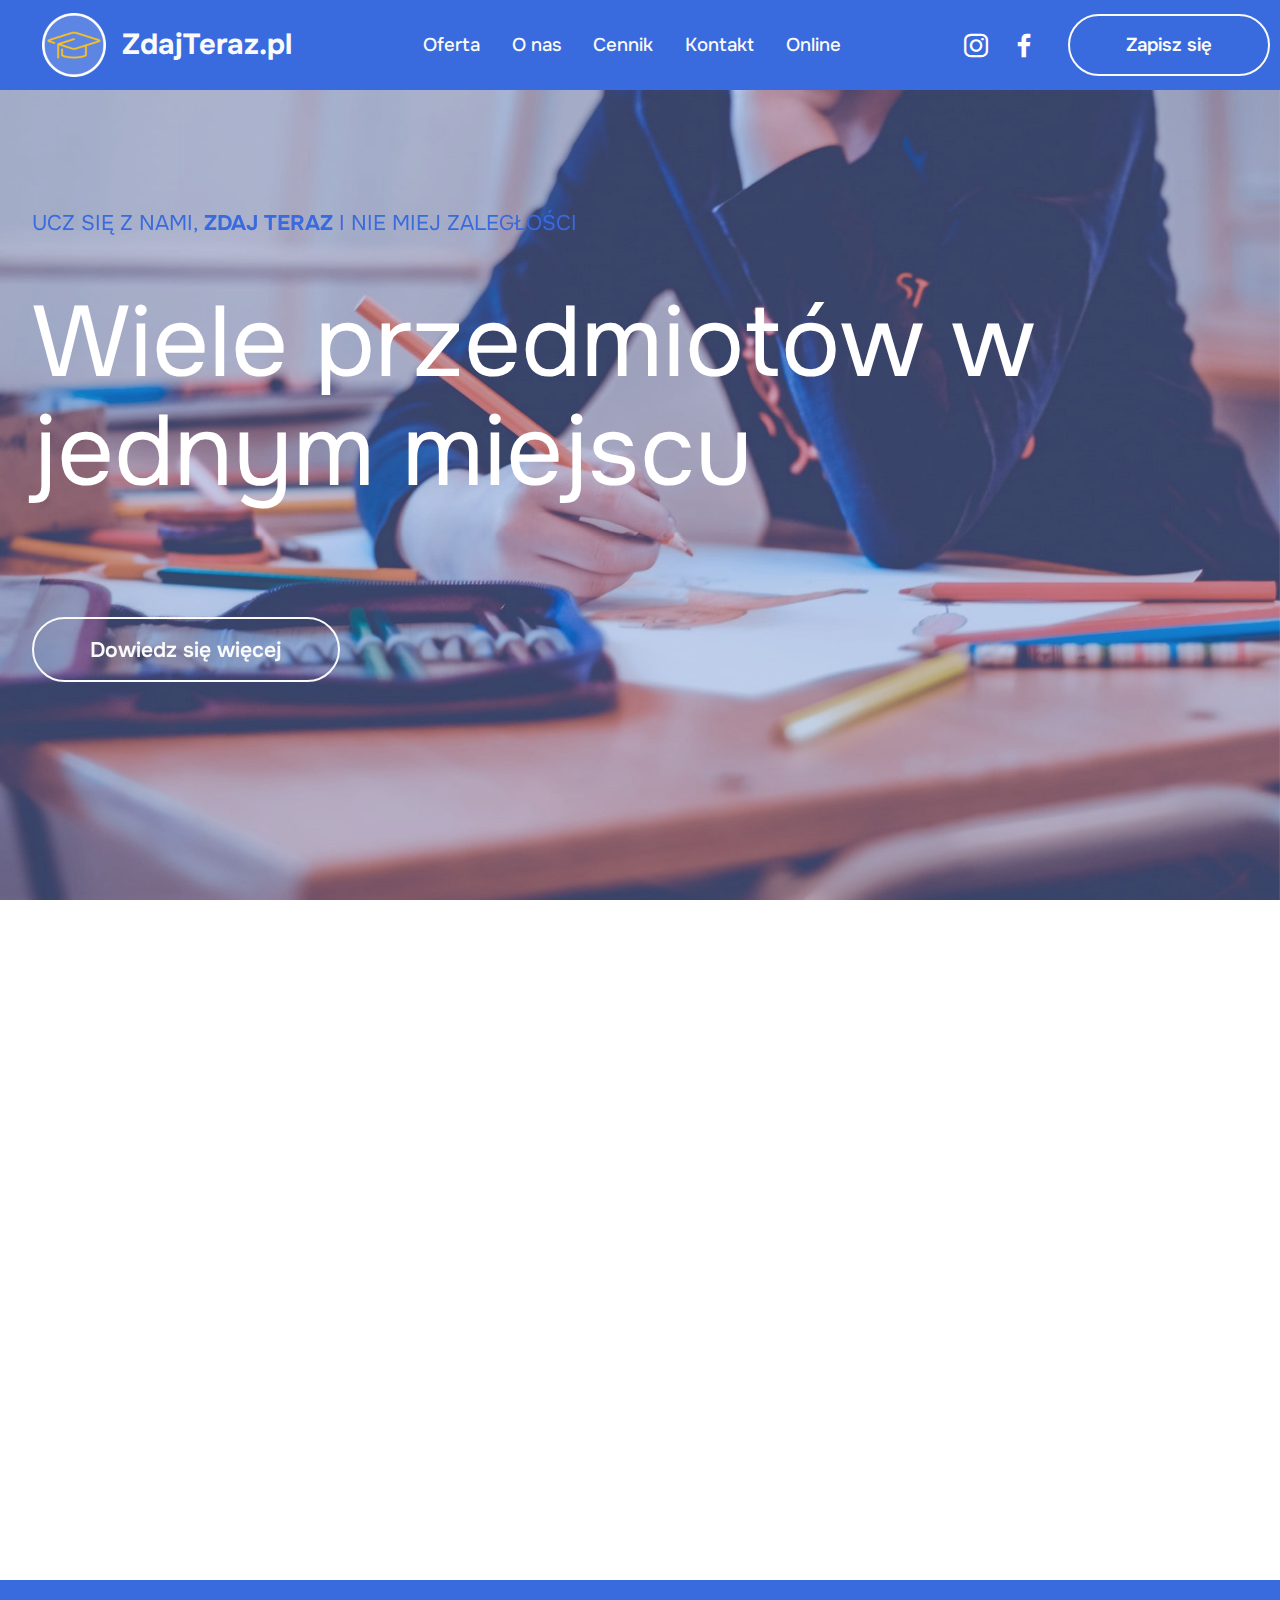
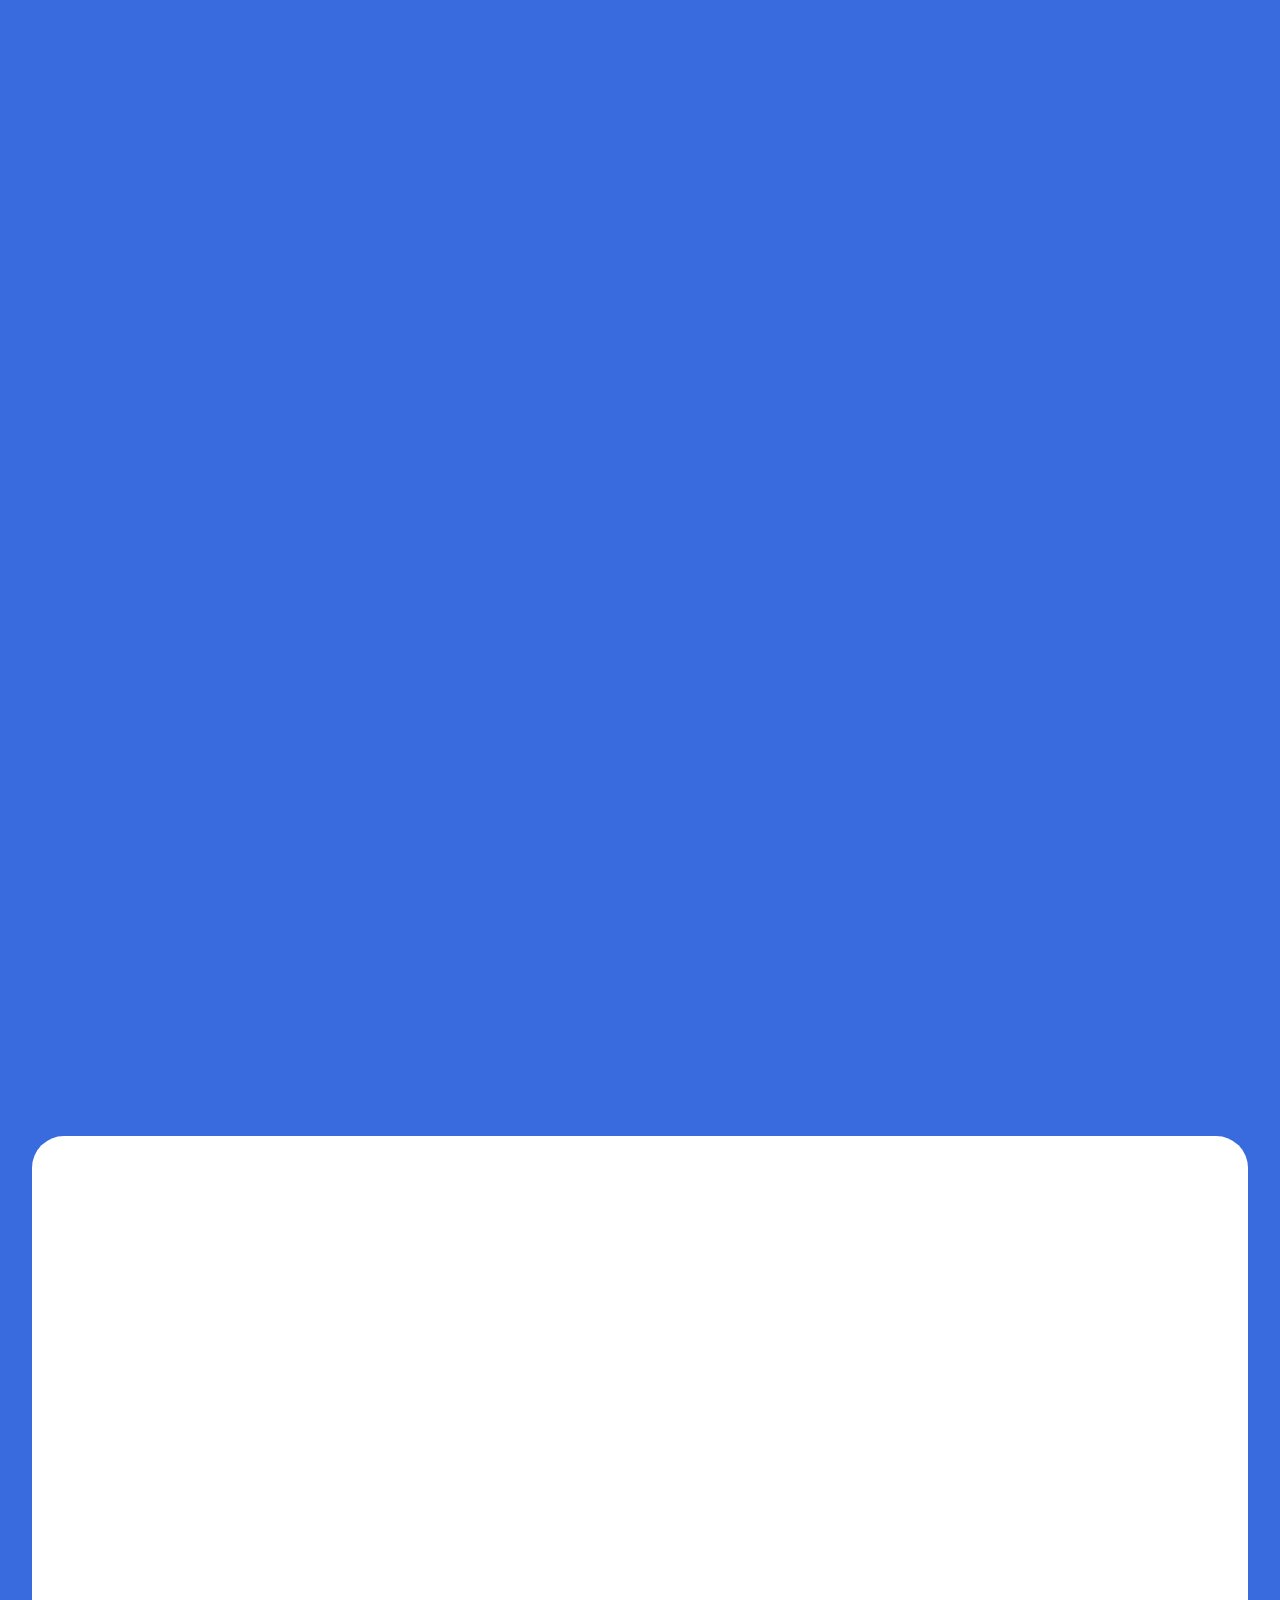
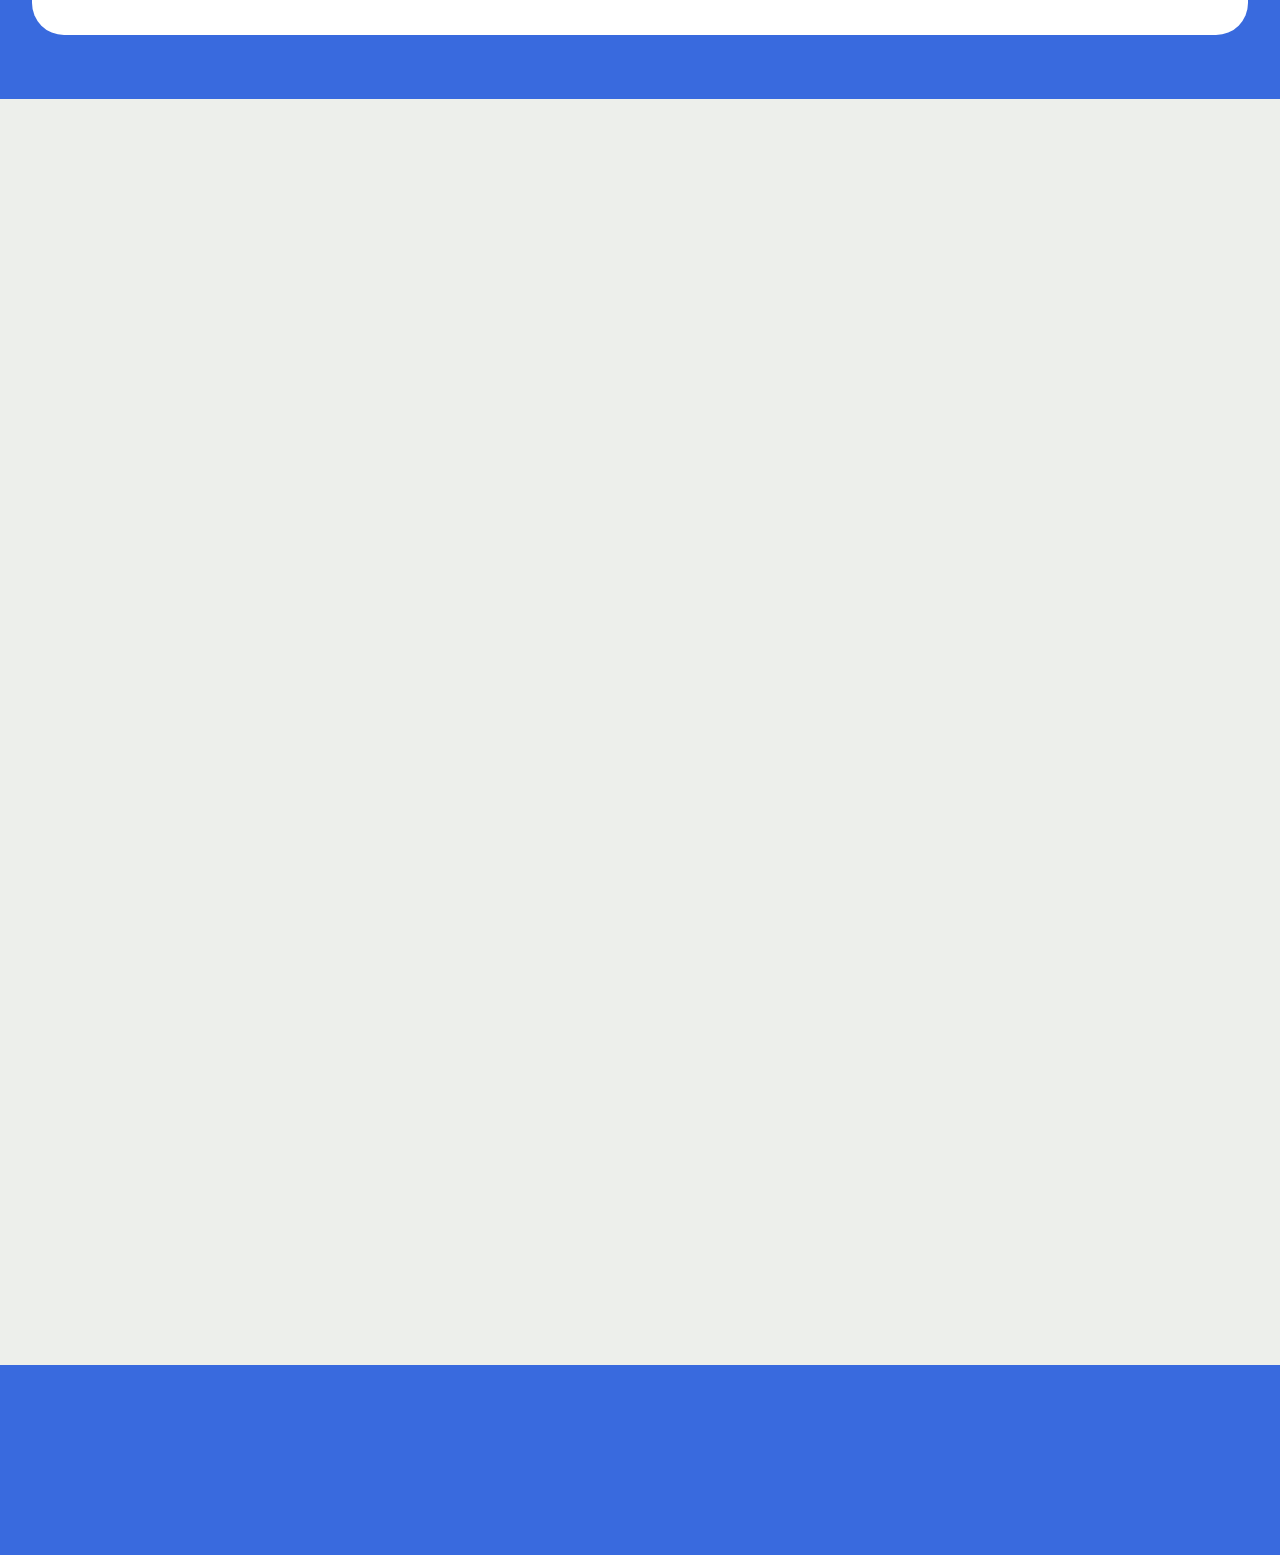
<file: index.html>
<!DOCTYPE html>
<html  lang="pl">
<head>
  <!-- Site made with Mobirise Website Builder v5.9.6, https://mobirise.com -->
  <meta charset="UTF-8">
  <meta http-equiv="X-UA-Compatible" content="IE=edge">
  <meta name="generator" content="Mobirise v5.9.6, mobirise.com">
  <meta name="viewport" content="width=device-width, initial-scale=1, minimum-scale=1">
  <link rel="shortcut icon" href="assets/images/logo-2k-96x96.png" type="image/x-icon">
  <meta name="description" content="">
  
  
  <title>ZdajTeraz.pl - Centrum Korepetycji</title>
  <link rel="stylesheet" href="assets/web/assets/mobirise-icons2/mobirise2.css">
  <link rel="stylesheet" href="assets/bootstrap/css/bootstrap.min.css">
  <link rel="stylesheet" href="assets/bootstrap/css/bootstrap-grid.min.css">
  <link rel="stylesheet" href="assets/bootstrap/css/bootstrap-reboot.min.css">
  <link rel="stylesheet" href="assets/parallax/jarallax.css">
  <link rel="stylesheet" href="assets/animatecss/animate.css">
  <link rel="stylesheet" href="assets/dropdown/css/style.css">
  <link rel="stylesheet" href="assets/socicon/css/styles.css">
  <link rel="stylesheet" href="assets/theme/css/style.css">
  <link rel="preload" href="https://fonts.googleapis.com/css?family=Onest:100,200,300,400,500,600,700,800,900&display=swap" as="style" onload="this.onload=null;this.rel='stylesheet'">
  <noscript><link rel="stylesheet" href="https://fonts.googleapis.com/css?family=Onest:100,200,300,400,500,600,700,800,900&display=swap"></noscript>
  <link rel="preload" as="style" href="assets/mobirise/css/mbr-additional.css"><link rel="stylesheet" href="assets/mobirise/css/mbr-additional.css" type="text/css">

  
  
  
</head>
<body>
  
  <section data-bs-version="5.1" class="tutorm5 menu menu1 cid-u2h3mNXCfK" once="menu" id="menu1-10">
	

	<nav class="navbar navbar-dropdown opacityScrollOff navbar-fixed-top navbar-expand-lg">
		<div class="container">
			<div class="navbar-brand">
				<span class="navbar-logo">
					<a href="https://zdajteraz.pl">
						<img src="assets/images/logo-2k-96x96.png" alt="ZdajTeraz.pl" style="height: 4rem;">
					</a>
				</span>
				<span class="navbar-caption-wrap"><a class="navbar-caption text-white display-5" href="index.html">ZdajTeraz.pl</a></span>
			</div>
			<button class="navbar-toggler" type="button" data-toggle="collapse" data-bs-toggle="collapse" data-target="#navbarSupportedContent" data-bs-target="#navbarSupportedContent" aria-controls="navbarNavAltMarkup" aria-expanded="false" aria-label="Toggle navigation">
				<div class="hamburger">
					<span></span>
					<span></span>
					<span></span>
					<span></span>
				</div>
			</button>
			<div class="collapse navbar-collapse opacityScrollOff" id="navbarSupportedContent">
				<ul class="navbar-nav nav-dropdown" data-app-modern-menu="true"><li class="nav-item">
						<a class="nav-link link text-white text-primary display-4" href="oferta.html">Oferta</a>
					</li>
					<li class="nav-item"><a class="nav-link link text-white text-primary display-4" href="onas.html">O nas</a></li>
					<li class="nav-item">
						<a class="nav-link link text-white text-primary display-4" href="cennik.html" aria-expanded="false">Cennik</a>
					</li>
					<li class="nav-item">
						<a class="nav-link link text-white text-primary display-4" href="kontakt.html">Kontakt</a>
					</li><li class="nav-item"><a class="nav-link link text-white text-primary display-4" href="online.html">Online</a></li></ul>
				<div class="icons-menu">
					<a class="iconfont-wrapper" href="https://www.instagram.com/zdajteraz.pl/" target="_blank">
						<span class="p-2 mbr-iconfont socicon-instagram socicon" style="color: rgb(255, 255, 255); fill: rgb(255, 255, 255);"></span>
					</a>
					<a class="iconfont-wrapper" href="https://www.facebook.com/zdajteraz" target="_blank">
						<span class="p-2 mbr-iconfont socicon-facebook socicon" style="color: rgb(255, 255, 255); fill: rgb(255, 255, 255);"></span>
					</a>
					
					
				</div>
				<div class="navbar-buttons mbr-section-btn"><a class="btn btn-white-outline display-4" href="zapiszsie.html">Zapisz się</a></div>
			</div>
		</div>
	</nav>
</section>

<section data-bs-version="5.1" class="header2 platformm5 cid-u2WjmO6X6t mbr-fullscreen mbr-parallax-background" id="aheader2-1g">

    

    
    <div class="mbr-overlay" style="opacity: 0.3; background-color: rgb(57, 106, 222);"></div>

    
    <div class="container-fluid">
        <div class="row justify-content-start">
            <div class="col-12 col-lg-10 col-text">
                <h1 class="mbr-section-title mbr-fonts-style display-7">UCZ SIĘ Z NAMI, <strong>ZDAJ TERAZ</strong> I NIE MIEJ ZALEGŁOŚCI</h1>
                <h2 class="mbr-section-subtitle mbr-fonts-style display-1">Wiele przedmiotów w jednym miejscu</h2>
                
                <div class="mbr-section-btn custom-section-btn"><a class="btn btn-white-outline display-7" href="index.html#features4-15">
                        <div class="btn-transform">Dowiedz się więcej</div>
                    </a></div>
            </div>
        </div>
    </div>
</section>

<section data-bs-version="5.1" class="tutorm5 features4 cid-u2mfGC3gJ5" id="features4-15">
  
  
  <div class="container">
    <div class="row justify-content-center">
      <div class="col-12 content-head">
        <div class="mbr-section-head mb-5">
          <h4 class="mbr-section-title mbr-fonts-style align-center mb-0 display-2"><strong>Przedmioty</strong></h4>
          <h5 class="mbr-section-subtitle mbr-fonts-style align-center mb-0 mt-4 display-7">Wszystkie zajęcia są przeprowadzane w formie zdalnej.</h5>
          
        </div>
      </div>
    </div>
    <div class="row">
      <div class="item features-without-image col-12 col-md-6 col-lg-4 active">
        <div class="item-wrapper">
          <div class="item-content">
            <h5 class="mbr-card-title mbr-fonts-style mt-0 mb-3 mbr-number display-5">Matematyka</h5>
            
            <p class="card-text mbr-fonts-style mt-0 mb-3 display-4"><strong>Podstawówka </strong>| <strong>Liceum </strong>| <strong>Technikum
</strong><br>Poziom <strong>podstawowy </strong>i <strong>rozszerzony</strong></p>
            <div class="mbr-section-btn item-footer"><a href="cennik.html#table1-r" class="btn item-btn btn-primary display-4">Cennik</a></div>
          </div>

        </div>
      </div><div class="item features-without-image col-12 col-md-6 col-lg-4">
        <div class="item-wrapper">
          <div class="item-content">
            <h5 class="mbr-card-title mbr-fonts-style mt-0 mb-3 mbr-number display-5">Fizyka</h5>
            
            <p class="card-text mbr-fonts-style mt-0 mb-3 display-4"><strong>Podstawówka </strong>| <strong>Liceum </strong>| <strong>Technikum</strong><br>Poziom <strong>podstawowy </strong>i <strong>rozszerzony</strong></p>
            <div class="mbr-section-btn item-footer"><a href="cennik.html#table1-s" class="btn item-btn btn-primary display-4">Cennik</a></div>
          </div>
        </div>
      </div><div class="item features-without-image col-12 col-md-6 col-lg-4">
        <div class="item-wrapper">
          <div class="item-content">
            <h5 class="mbr-card-title mbr-fonts-style mt-0 mb-3 mbr-number display-5">Język polski</h5>
            
            <p class="card-text mbr-fonts-style mt-0 mb-3 display-4"><strong>
              Podstawówka </strong>| <strong>Liceum </strong>| <strong>Technikum</strong><br>Poziom <strong>podstawowy </strong>i <strong>rozszerzony</strong></p>
            <div class="mbr-section-btn item-footer"><a href="cennik.html#table1-t" class="btn item-btn btn-primary display-4">Cennik</a></div>
          </div>

        </div>
      </div>
      
      
      


    </div>
  </div>
</section>

<section data-bs-version="5.1" class="tutorm5 features8 cid-u2mfJWfaL7" id="features8-17">

  

  
  
  <div class="container">
    <div class="row justify-content-center">
      <div class="col-12 content-head">
        <div class="card-wrapper pb-3 mb-5">
          <div class="card-box align-center">
            
            <p class="mbr-maintext mbr-fonts-style mt-2 display-2"><strong>
              Jak wyglądają zajęcia ?</strong></p>
            
          </div>
        </div>
      </div>
    </div>
    <div class="row end">
      <div class="col-lg-12">
        <div class="row content-row">
          
          
          
          <div class="item features-without-image col-12 col-md-6 col-lg-6 item-mb active">
            <div class="item-wrapper">
              <div class="title mb-1">
                <span class="num mbr-fonts-style display-5"><strong>01</strong></span>
              </div>
              <h4 class="card-title mbr-fonts-style display-5">
                <strong>Przed zajęciami</strong></h4>
              <p class="mbr-text card-text mbr-fonts-style mb-0 display-4">Nauczyciel kontaktuje się z uczniem i wraz z nim ustala temat zajęć na najbliższe zajęcia.</p>
            </div>
          </div>
          <div class="item features-without-image col-12 col-md-6 col-lg-6 item-mb">
            <div class="item-wrapper">
              <div class="title mb-1">
                <span class="num mbr-fonts-style display-5"><strong>02</strong></span>
              </div>
              <h4 class="card-title mbr-fonts-style display-5"><strong>Na początku zajęć</strong></h4>
              <p class="mbr-text card-text mbr-fonts-style mb-0 display-4">
                Omawiane jest zadanie domowe, które zostało zadane na wcześniejszych zajęciach.&nbsp;</p>
            </div>
          </div>
          <div class="item features-without-image col-12 col-md-6 col-lg-6 item-mb">
            <div class="item-wrapper">
              <div class="title mb-1">
                <span class="num mbr-fonts-style display-5"><strong>03</strong></span>
              </div>
              <h4 class="card-title mbr-fonts-style display-5"><strong>Główna część zajęć</strong></h4>
              <p class="mbr-text card-text mbr-fonts-style mb-0 display-4">
                Nauczyciel tłumaczy teorię i rozwiązuje przykładowe zadania, przygotowane wcześniej. Następnie uczeń rozwiązuje zadania samemu.</p>
            </div>
          </div><div class="item features-without-image col-12 col-md-6 col-lg-6 item-mb">
            <div class="item-wrapper">
              <div class="title mb-1">
                <span class="num mbr-fonts-style display-5"><strong>04</strong></span>
              </div>
              <h4 class="card-title mbr-fonts-style display-5">
                <strong>Na koniec zajęć</strong></h4>
              <p class="mbr-text card-text mbr-fonts-style mb-0 display-4">Następnie nauczyciel wybiera zadania, które uczeń ma wykonać przed następnymi zajęciami samodzielnie, w celu powtórzenia materiału. Na sam koniec zajęć nauczyciel ustala z uczniem termin kolejnych lekcji.</p>
            </div>
          </div>

        </div>
      </div>
    </div>
  </div>
</section>

<section data-bs-version="5.1" class="content7 cid-u753HDWsE0" id="content7-1x">
    
    <div class="container-fluid">
        <div class="row justify-content-center">
            <div class="col-12 col-md-11">
                <blockquote>
                <h5 class="mbr-section-title mbr-fonts-style mb-2 display-5"><strong>WAŻNE</strong></h5>
                <p class="mbr-text mbr-fonts-style display-4">Wszystkie zajęcia na naszej platformie odbywają się w formie zdalnej. Korzystamy z najnowszych rozwiązań technologicznych, aby efektywnie przekazywać wiedzę.<br>Dowiedz się więcej o formie <strong><a href="online.html" class="text-danger text-primary">ONLINE</a></strong>.</p></blockquote>
            </div>
        </div>
    </div>
</section>

<section data-bs-version="5.1" class="tutorm5 features6 cid-u2mfJ9T5fg" id="features6-16">
  
  
  <div class="container">

    <div class="row card-wrapper">
      <div class="col-12  col-lg-15 content-head">
        <div class="mbr-section-head mb-5">
          <h4 class="mbr-section-title mbr-fonts-style align-center mb-0 display-2"><strong>Dla kogo są nasze zajęcia ?</strong></h4>
          
          
        </div>
      </div>
      



      
      <div class="item features-without-image col-12 col-md-6 col-lg-4 active">
        <div class="item-wrapper">
          <div class="item-content">
            
            <h4 class="card-title mbr-fonts-style display-5">
              <strong>Podstawówka</strong></h4>
            <p class="card-text mbr-fonts-style mt-0 display-4">
              Nasi nauczyciele mają szczególne podejście do młodych uczniów, dzięki czemu nie zrażą się oni do pozyskiwania wiedzy.</p>

          </div>

        </div>
      </div>
      <div class="item features-without-image col-12 col-md-6 col-lg-4">
        <div class="item-wrapper">
          <div class="item-content">
            
            <h4 class="card-title mbr-fonts-style display-5">
              <strong>Szkoła średnia</strong></h4>
            <p class="card-text mbr-fonts-style mt-0 display-4">Zmiana środowiska, szkoły, ludzi i okres dojrzewania są wystarczającymi problemami dla uczniów. Zatem pozwól nam pomóc Tobie chociaż w nauce.</p>

          </div>

        </div>
      </div><div class="item features-without-image col-12 col-md-6 col-lg-4">
        <div class="item-wrapper">
          <div class="item-content">
            
            <h4 class="card-title mbr-fonts-style display-5">
              <strong>Matura</strong></h4>
            <p class="card-text mbr-fonts-style mt-0 display-4">Pozwól nam zadbać o twoje przygotowanie do egzaminu dojrzałości. <br>Ogranicz stres. Zaplanuj pracę. Działaj !</p>

          </div>
        </div>
      </div>
      

    </div>
  </div>

</section>

<section data-bs-version="5.1" class="features22 cid-u2WlohNoi5" id="features022-1h">
  

  
  
  <div class="container-fluid">
    <div class="row mb-5 justify-content-center">
      <div class="col-12 content-head">
        <h3 class="mbr-section-title mbr-fonts-style align-center mb-0 display-2">
          <strong>Co zyskujesz ?</strong></h3>
        
      </div>
    </div>
    <div class="row mbr-masonry" data-masonry="{&quot;percentPosition&quot;: true }">
      
      
      <div class="item features-without-image col-12 col-md-6 col-lg-4 item-mb active">
        <div class="item-wrapper">
          <div class="card-box align-left">
            <div class="iconfont-wrapper">
              <span class="mbr-iconfont mobi-mbri-users mobi-mbri"></span>
            </div>
            <h5 class="card-title mbr-fonts-style display-5">
              <strong>Indywidualne podejście do uczniów</strong></h5>
            <p class="card-text mbr-fonts-style display-7">Nasi wykwalifikowani nauczyciele dostosowują program nauczania do potrzeb i umiejętności każdego ucznia, zapewniając spersonalizowane i skuteczne zajęcia.</p>

            
          </div>
        </div>
      </div><div class="item features-without-image col-12 col-md-6 col-lg-4 item-mb">
        <div class="item-wrapper">
          <div class="card-box align-left">
            <div class="iconfont-wrapper">
              <span class="mbr-iconfont mobi-mbri-calendar mobi-mbri"></span>
            </div>
            <h5 class="card-title mbr-fonts-style display-5"><strong>Elastyczny plan zajęć</strong></h5>
            <p class="card-text mbr-fonts-style display-7">Dzięki zajęciom online uczniowie mogą uczyć się z dowolnego miejsca i o dowolnej porze, co pozwala im dostosować naukę do swojego harmonogramu.</p>

            
          </div>
        </div>
      </div>
      
      <div class="item features-without-image col-12 col-md-6 col-lg-4 item-mb">
        <div class="item-wrapper">
          <div class="card-box align-left">
            <div class="iconfont-wrapper">
              <span class="mbr-iconfont mobi-mbri-desktop mobi-mbri"></span>
            </div>
            <h5 class="card-title mbr-fonts-style display-5"><strong>Platforma online</strong></h5>
            <p class="card-text mbr-fonts-style display-7">Nasza platforma korepetycyjna zapewnia łatwy dostęp do materiałów edukacyjnych, zadań domowych i notatek z lekcji, umożliwiając uczniom kontynuowanie nauki także poza zajęciami.</p>

            
          </div>
        </div>
      </div>
      <div class="item features-without-image col-12 col-md-6 col-lg-4 item-mb">
        <div class="item-wrapper">
          <div class="card-box align-left">
            <div class="iconfont-wrapper">
              <span class="mbr-iconfont mobi-mbri-user mobi-mbri"></span>
            </div>
            <h5 class="card-title mbr-fonts-style display-5"><strong>Wsparcie rodziców</strong></h5>
            <p class="card-text mbr-fonts-style display-7">
              Zapewniamy regularne raporty z postępów ucznia oraz otwartą komunikację z rodzicami, aby mogli śledzić postępy swoich dzieci i aktywnie wspierać ich w procesie nauki.
            </p>

            
          </div>
        </div>
      </div><div class="item features-without-image col-12 col-md-6 col-lg-4 item-mb">
        <div class="item-wrapper">
          <div class="card-box align-left">
            <div class="iconfont-wrapper">
              <span class="mbr-iconfont mobi-mbri-growing-chart mobi-mbri"></span>
            </div>
            <h5 class="card-title mbr-fonts-style display-5"><strong>Efektywnośc</strong></h5>
            <p class="card-text mbr-fonts-style display-7">
              Nasze zajęcia są skierowane nie tylko na zrozumienie materiału, ale także na efektywne przygotowanie do egzaminów szkolnych i matur, co pomaga uczniom osiągać lepsze wyniki w swojej edukacji.
            </p>

            
          </div>
        </div>
      </div><div class="item features-without-image col-12 col-md-6 col-lg-4 item-mb">
        <div class="item-wrapper">
          <div class="card-box align-left">
            <div class="iconfont-wrapper">
              <span class="mbr-iconfont mobi-mbri-contact-form mobi-mbri"></span>
            </div>
            <h5 class="card-title mbr-fonts-style display-5">
              <strong>Szeroka oferta</strong></h5>
            <p class="card-text mbr-fonts-style display-7">
              Oferujemy korepetycje z wielu przedmiotów, w tym fizyki, informatyki i matematyki, co pozwala uczniom rozwijać się w różnych dziedzinach nauki.
            </p>

            
          </div>
        </div>
      </div>
    </div>
  </div>
</section>

<section data-bs-version="5.1" class="tutorm5 footer2 cid-u2h33fWctp" once="footers" id="footer2-x">

	

	
	

	<div class="container">
		<div class="row">
			<div class="col-12 col-lg-4 card">
				<div class="content-wrapper">
					<div class="title-wrapper">
						<div class="title-wrap">
							<img src="assets/images/logo-2k-96x96.png" alt="Mobirise">
							<h2 class="mbr-section-title mbr-fonts-style display-5"><strong>ZdajTeraz.pl</strong></h2>
						</div>
					</div>
					<p class="copyright mbr-fonts-style display-4">Copyright 2024 ZdajTeraz<br>Wszystkie prawa zastrzeżone</p>
				</div>

			</div>
			<div class="col-12 col-lg-4 col-md-6">
				<div class="list-wrapper">
					<h4 class="mbr-card-title mbr-fonts-style display-4">&nbsp;</h4>
					<ul class="list mbr-fonts-style display-7">
						<li class="item-wrap"><br><br></li>
					</ul>
				</div>
			</div>
			<div class="col-12 col-lg-4 col-md-6">
				<div class="list-wrapper">
					<h4 class="mbr-card-title mbr-fonts-style display-7"><strong>Kontakt</strong></h4>
					<ul class="list mbr-fonts-style display-4">
						<li class="item-wrap"><a href="mailto:kontakt@zdajteraz.pl" class="text-white">kontakt@zdajteraz.pl</a></li><li class="item-wrap"><a href="tel:733 723 899" class="text-white">+48 733 723 899</a></li>
					</ul>
				</div>
				<div class="social-wrapper pt-1">
					<div class="social-wrap">
						
						
						
						
					</div>
				</div>
			</div>


		</div>
	</div>
</section>


<script src="assets/bootstrap/js/bootstrap.bundle.min.js"></script>
  <script src="assets/parallax/jarallax.js"></script>
  <script src="assets/smoothscroll/smooth-scroll.js"></script>
  <script src="assets/ytplayer/index.js"></script>
  <script src="assets/dropdown/js/navbar-dropdown.js"></script>
  <script src="assets/masonry/masonry.pkgd.min.js"></script>
  <script src="assets/imagesloaded/imagesloaded.pkgd.min.js"></script>
  <script src="assets/theme/js/script.js"></script>
  
  
  
  <input name="animation" type="hidden">
  </body>
</html>
</file>
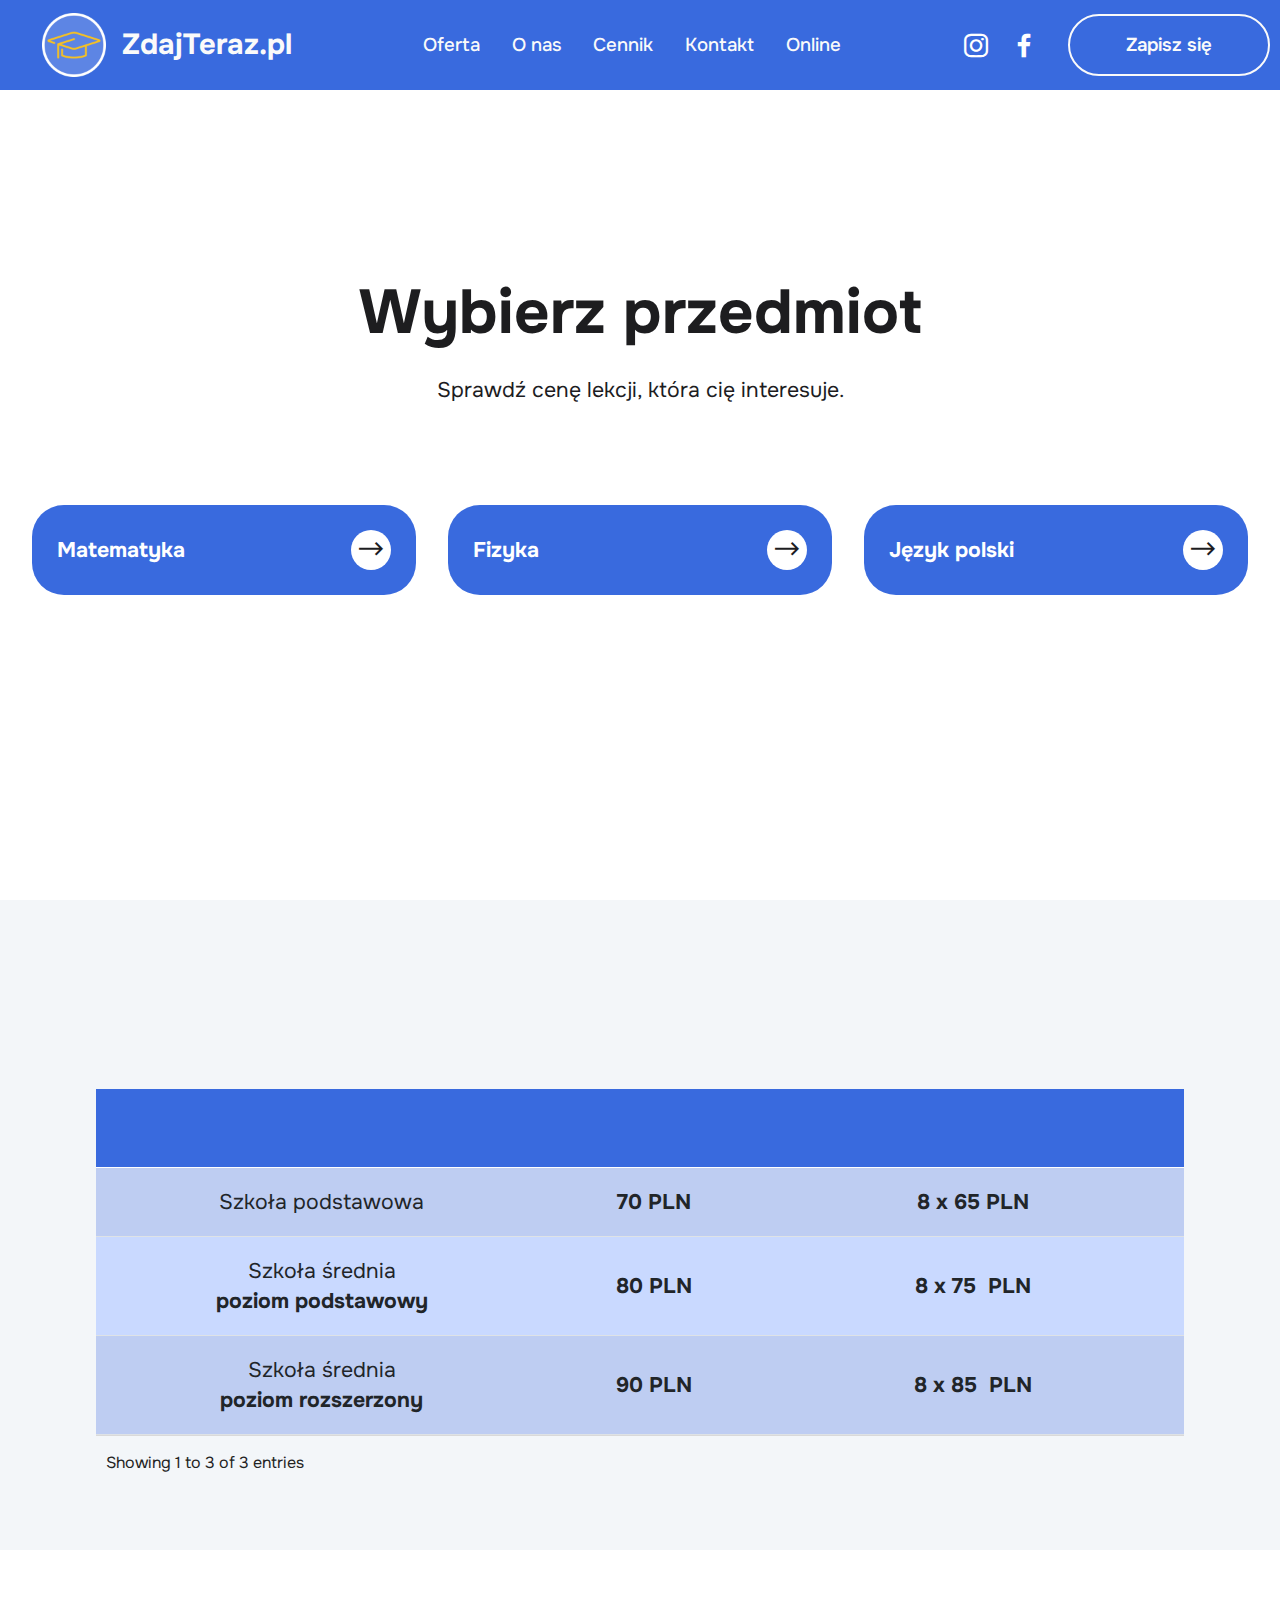
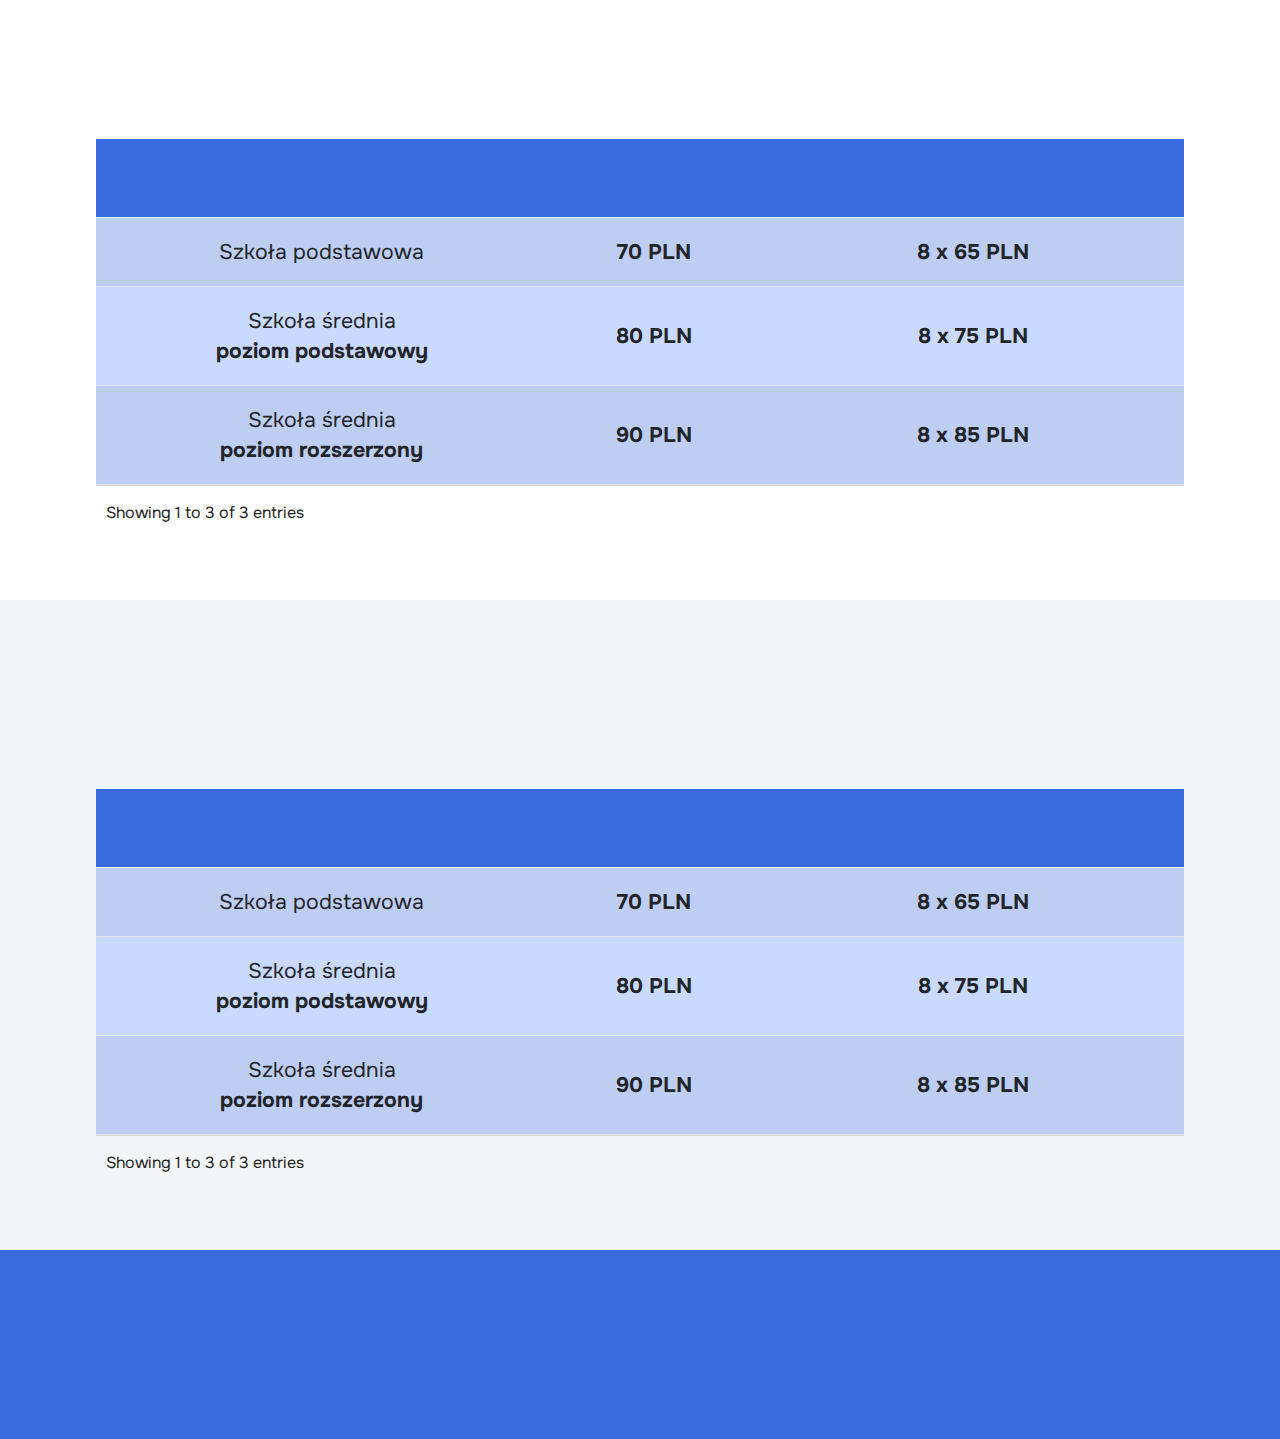
<file: cennik.html>
<!DOCTYPE html>
<html  lang="pl">
<head>
  <!-- Site made with Mobirise Website Builder v5.9.6, https://mobirise.com -->
  <meta charset="UTF-8">
  <meta http-equiv="X-UA-Compatible" content="IE=edge">
  <meta name="generator" content="Mobirise v5.9.6, mobirise.com">
  <meta name="viewport" content="width=device-width, initial-scale=1, minimum-scale=1">
  <link rel="shortcut icon" href="assets/images/logo-2k-96x96.png" type="image/x-icon">
  <meta name="description" content="">
  
  
  <title>Cennik</title>
  <link rel="stylesheet" href="assets/web/assets/mobirise-icons2/mobirise2.css">
  <link rel="stylesheet" href="assets/bootstrap/css/bootstrap.min.css">
  <link rel="stylesheet" href="assets/bootstrap/css/bootstrap-grid.min.css">
  <link rel="stylesheet" href="assets/bootstrap/css/bootstrap-reboot.min.css">
  <link rel="stylesheet" href="assets/animatecss/animate.css">
  <link rel="stylesheet" href="assets/dropdown/css/style.css">
  <link rel="stylesheet" href="assets/datatables/vanilla-dataTables.min.css">
  <link rel="stylesheet" href="assets/socicon/css/styles.css">
  <link rel="stylesheet" href="assets/theme/css/style.css">
  <link rel="preload" href="https://fonts.googleapis.com/css?family=Onest:100,200,300,400,500,600,700,800,900&display=swap" as="style" onload="this.onload=null;this.rel='stylesheet'">
  <noscript><link rel="stylesheet" href="https://fonts.googleapis.com/css?family=Onest:100,200,300,400,500,600,700,800,900&display=swap"></noscript>
  <link rel="preload" as="style" href="assets/mobirise/css/mbr-additional.css"><link rel="stylesheet" href="assets/mobirise/css/mbr-additional.css" type="text/css">

  
  
  
</head>
<body>
  
  <section data-bs-version="5.1" class="tutorm5 menu menu1 cid-u2h3mNXCfK" once="menu" id="menu1-10">
	

	<nav class="navbar navbar-dropdown opacityScrollOff navbar-fixed-top navbar-expand-lg">
		<div class="container">
			<div class="navbar-brand">
				<span class="navbar-logo">
					<a href="https://zdajteraz.pl">
						<img src="assets/images/logo-2k-96x96.png" alt="ZdajTeraz.pl" style="height: 4rem;">
					</a>
				</span>
				<span class="navbar-caption-wrap"><a class="navbar-caption text-white display-5" href="index.html">ZdajTeraz.pl</a></span>
			</div>
			<button class="navbar-toggler" type="button" data-toggle="collapse" data-bs-toggle="collapse" data-target="#navbarSupportedContent" data-bs-target="#navbarSupportedContent" aria-controls="navbarNavAltMarkup" aria-expanded="false" aria-label="Toggle navigation">
				<div class="hamburger">
					<span></span>
					<span></span>
					<span></span>
					<span></span>
				</div>
			</button>
			<div class="collapse navbar-collapse opacityScrollOff" id="navbarSupportedContent">
				<ul class="navbar-nav nav-dropdown" data-app-modern-menu="true"><li class="nav-item">
						<a class="nav-link link text-white text-primary display-4" href="oferta.html">Oferta</a>
					</li>
					<li class="nav-item"><a class="nav-link link text-white text-primary display-4" href="onas.html">O nas</a></li>
					<li class="nav-item">
						<a class="nav-link link text-white text-primary display-4" href="cennik.html" aria-expanded="false">Cennik</a>
					</li>
					<li class="nav-item">
						<a class="nav-link link text-white text-primary display-4" href="kontakt.html">Kontakt</a>
					</li><li class="nav-item"><a class="nav-link link text-white text-primary display-4" href="online.html">Online</a></li></ul>
				<div class="icons-menu">
					<a class="iconfont-wrapper" href="https://www.instagram.com/zdajteraz.pl/" target="_blank">
						<span class="p-2 mbr-iconfont socicon-instagram socicon" style="color: rgb(255, 255, 255); fill: rgb(255, 255, 255);"></span>
					</a>
					<a class="iconfont-wrapper" href="https://www.facebook.com/zdajteraz" target="_blank">
						<span class="p-2 mbr-iconfont socicon-facebook socicon" style="color: rgb(255, 255, 255); fill: rgb(255, 255, 255);"></span>
					</a>
					
					
				</div>
				<div class="navbar-buttons mbr-section-btn"><a class="btn btn-white-outline display-4" href="zapiszsie.html">Zapisz się</a></div>
			</div>
		</div>
	</nav>
</section>

<section data-bs-version="5.1" class="features06 merchm5 cid-u2gNSgvIjE mbr-fullscreen" id="features06-u">
    

    
    

    <div class="container">
        <div class="row">
            <div class="col-12">
                <div class="title-wrapper">
                    <h2 class="mbr-section-title mbr-fonts-style display-2"><strong>
                        Wybierz przedmiot</strong></h2>
                    <p class="mbr-text mbr-fonts-style display-7">
                        Sprawdź cenę lekcji, która cię interesuje.</p>
                </div>
            </div>
            
            <div class="col-12 col-lg-4 item features-without-image item-mb active">
                <div class="item-wrapper">
                    <a href="cennik.html#table1-r">
                        <div class="card-box">
                            <div class="title-wrap">
                                <h4 class="item-title mbr-fonts-style display-7"><strong>Matematyka</strong></h4>
                                <span class="mbr-iconfont mobi-mbri-right mobi-mbri"></span>
                            </div>
                        </div>
                    </a>
                </div>
            </div><div class="col-12 col-lg-4 item features-without-image item-mb">
                <div class="item-wrapper">
                    <a href="cennik.html#table1-s">
                        <div class="card-box">
                            <div class="title-wrap">
                                <h4 class="item-title mbr-fonts-style display-7"><strong>Fizyka</strong></h4>
                                <span class="mbr-iconfont mobi-mbri-right mobi-mbri"></span>
                            </div>
                        </div>
                    </a>
                </div>
            </div><div class="col-12 col-lg-4 item features-without-image item-mb">
                <div class="item-wrapper">
                    <a href="cennik.html#table1-t">
                        <div class="card-box">
                            <div class="title-wrap">
                                <h4 class="item-title mbr-fonts-style display-7"><strong>Język polski</strong></h4>
                                <span class="mbr-iconfont mobi-mbri-right mobi-mbri"></span>
                            </div>
                        </div>
                    </a>
                </div>
            </div>
            
            
            
            
        </div>
    </div>
</section>

<section data-bs-version="5.1" class="table1 section-table cid-u26YCn8lpX" id="table1-r">

    
    


    
    <div class="container-fluid">
        <div class="media-container-row align-center">
            <div class="col-12 col-md-12">
                
                
                <h3 class="mbr-section-subtitle mbr-light mbr-fonts-style pb-5 pt-3 display-2"><strong>
                    Matematyka</strong></h3>
                <div class="table-wrapper" style="width: 100%;">
                    <div class="container-fluid">
                        
                    </div>
                    <div class="container-fluid scroll">
                        <table class="table table-striped" cellspacing="0" data-empty="No matching records found">
                            <thead>
                                <tr class="table-heads">
                                    
                                    
                                    
                                    
                                    
                                <th class="head-item mbr-fonts-style display-7"><strong>Poziom</strong></th><th class="head-item mbr-fonts-style display-7"><strong>60 min</strong><br></th><th class="head-item mbr-fonts-style display-7"><strong>PAKIET ( 8 x 60 min )</strong></th></tr>
                            </thead>

                            <tbody>
                                

                                

                                

                                

                                
                            <tr> 
                                    
                                    
                                    
                                    
                                    
                                <td class="body-item mbr-fonts-style display-7">Szkoła podstawowa<br></td><td class="body-item mbr-fonts-style display-7"><strong>70 PLN</strong></td><td class="body-item mbr-fonts-style display-7"><strong>8 x 65 PLN</strong></td></tr><tr> 
                                    
                                    
                                    
                                    
                                    
                                <td class="body-item mbr-fonts-style display-7">Szkoła średnia<br><strong>poziom podstawowy</strong></td><td class="body-item mbr-fonts-style display-7"><strong>80 PLN</strong></td><td class="body-item mbr-fonts-style display-7"><strong>8 x 75&nbsp; PLN</strong></td></tr><tr> 
                                    
                                    
                                    
                                    
                                    
                                <td class="body-item mbr-fonts-style display-7">Szkoła średnia<br><strong>poziom rozszerzony</strong></td><td class="body-item mbr-fonts-style display-7"><strong>90 PLN</strong></td><td class="body-item mbr-fonts-style display-7"><strong>8 x 85&nbsp; PLN</strong></td></tr></tbody>
                        </table>
                    </div>
                    <div class="container-fluid table-info-container">
                        
                    </div>
                </div>
            </div>
        </div>
    </div>
</section>

<section data-bs-version="5.1" class="table1 section-table cid-u2gKOq9CCu" id="table1-s">

    
    


    
    <div class="container-fluid">
        <div class="media-container-row align-center">
            <div class="col-12 col-md-12">
                
                
                <h3 class="mbr-section-subtitle mbr-light mbr-fonts-style pb-5 pt-3 display-2"><strong>
                    Fizyka</strong></h3>
                <div class="table-wrapper" style="width: 100%;">
                    <div class="container-fluid">
                        
                    </div>
                    <div class="container-fluid scroll">
                        <table class="table table-striped" cellspacing="0" data-empty="No matching records found">
                            <thead>
                                <tr class="table-heads">
                                    
                                    
                                    
                                    
                                    
                                <th class="head-item mbr-fonts-style display-7"><strong>Poziom</strong></th><th class="head-item mbr-fonts-style display-7"><strong>60 min</strong><br></th><th class="head-item mbr-fonts-style display-7"><strong>PAKIET ( 8 x 60 min )</strong></th></tr>
                            </thead>

                            <tbody>
                                

                                

                                

                                

                                
                            <tr> 
                                    
                                    
                                    
                                    
                                    
                                <td class="body-item mbr-fonts-style display-7">Szkoła podstawowa<br></td><td class="body-item mbr-fonts-style display-7"><strong>70 PLN</strong></td><td class="body-item mbr-fonts-style display-7"><strong>8 x 65 PLN</strong></td></tr><tr> 
                                    
                                    
                                    
                                    
                                    
                                <td class="body-item mbr-fonts-style display-7">Szkoła średnia<br><strong>poziom podstawowy</strong></td><td class="body-item mbr-fonts-style display-7"><strong>80 PLN</strong></td><td class="body-item mbr-fonts-style display-7"><strong>8 x 75  PLN</strong></td></tr><tr> 
                                    
                                    
                                    
                                    
                                    
                                <td class="body-item mbr-fonts-style display-7">Szkoła średnia<br><strong>poziom rozszerzony</strong></td><td class="body-item mbr-fonts-style display-7"><strong>90 PLN</strong></td><td class="body-item mbr-fonts-style display-7"><strong>8 x 85  PLN</strong></td></tr></tbody>
                        </table>
                    </div>
                    <div class="container-fluid table-info-container">
                        
                    </div>
                </div>
            </div>
        </div>
    </div>
</section>

<section data-bs-version="5.1" class="table1 section-table cid-u2gMfduv5e" id="table1-t">

    
    


    
    <div class="container-fluid">
        <div class="media-container-row align-center">
            <div class="col-12 col-md-12">
                
                
                <h3 class="mbr-section-subtitle mbr-light mbr-fonts-style pb-5 pt-3 display-2"><strong>
                    Język polski</strong></h3>
                <div class="table-wrapper" style="width: 100%;">
                    <div class="container-fluid">
                        
                    </div>
                    <div class="container-fluid scroll">
                        <table class="table table-striped" cellspacing="0" data-empty="No matching records found">
                            <thead>
                                <tr class="table-heads">
                                    
                                    
                                    
                                    
                                    
                                <th class="head-item mbr-fonts-style display-7"><strong>Poziom</strong></th><th class="head-item mbr-fonts-style display-7"><strong>60 min</strong><br></th><th class="head-item mbr-fonts-style display-7"><strong>PAKIET ( 8 x 60 min )</strong></th></tr>
                            </thead>

                            <tbody>
                                

                                

                                

                                

                                
                            <tr> 
                                    
                                    
                                    
                                    
                                    
                                <td class="body-item mbr-fonts-style display-7">Szkoła podstawowa<br></td><td class="body-item mbr-fonts-style display-7"><strong>70 PLN</strong></td><td class="body-item mbr-fonts-style display-7"><strong>8 x 65 PLN</strong></td></tr><tr> 
                                    
                                    
                                    
                                    
                                    
                                <td class="body-item mbr-fonts-style display-7">Szkoła średnia<br><strong>poziom podstawowy</strong></td><td class="body-item mbr-fonts-style display-7"><strong>80 PLN</strong></td><td class="body-item mbr-fonts-style display-7"><strong>8 x 75 PLN</strong></td></tr><tr> 
                                    
                                    
                                    
                                    
                                    
                                <td class="body-item mbr-fonts-style display-7">Szkoła średnia<br><strong>poziom rozszerzony</strong></td><td class="body-item mbr-fonts-style display-7"><strong>90 PLN</strong></td><td class="body-item mbr-fonts-style display-7"><strong>8 x 85  PLN</strong></td></tr></tbody>
                        </table>
                    </div>
                    <div class="container-fluid table-info-container">
                        
                    </div>
                </div>
            </div>
        </div>
    </div>
</section>

<section data-bs-version="5.1" class="tutorm5 footer2 cid-u26A9L4VL9" once="footers" id="footer2-n">

	

	
	

	<div class="container">
		<div class="row">
			<div class="col-12 col-lg-4 card">
				<div class="content-wrapper">
					<div class="title-wrapper">
						<div class="title-wrap">
							<img src="assets/images/logo-2k-96x96.png" alt="Mobirise">
							<h2 class="mbr-section-title mbr-fonts-style display-5"><strong>ZdajTeraz.pl</strong></h2>
						</div>
					</div>
					<p class="copyright mbr-fonts-style display-4">Copyright 2024 ZdajTeraz<br>Wszystkie prawa zastrzeżone</p>
				</div>

			</div>
			<div class="col-12 col-lg-4 col-md-6">
				<div class="list-wrapper">
					<h4 class="mbr-card-title mbr-fonts-style display-4">&nbsp;</h4>
					<ul class="list mbr-fonts-style display-7">
						<li class="item-wrap"><br><br></li>
					</ul>
				</div>
			</div>
			<div class="col-12 col-lg-4 col-md-6">
				<div class="list-wrapper">
					<h4 class="mbr-card-title mbr-fonts-style display-7"><strong>Kontakt</strong></h4>
					<ul class="list mbr-fonts-style display-4">
						<li class="item-wrap"><a href="mailto:kontakt@zdajteraz.pl" class="text-white">kontakt@zdajteraz.pl</a></li><li class="item-wrap"><a href="tel:733 723 899" class="text-white">+48 733 723 899</a></li>
					</ul>
				</div>
				<div class="social-wrapper pt-1">
					<div class="social-wrap">
						
						
						
						
					</div>
				</div>
			</div>


		</div>
	</div>
</section>


<script src="assets/bootstrap/js/bootstrap.bundle.min.js"></script>
  <script src="assets/smoothscroll/smooth-scroll.js"></script>
  <script src="assets/ytplayer/index.js"></script>
  <script src="assets/dropdown/js/navbar-dropdown.js"></script>
  <script src="assets/datatables/vanilla-dataTables.min.js"></script>
  <script src="assets/theme/js/script.js"></script>
  
  
  
  <input name="animation" type="hidden">
  </body>
</html>
</file>
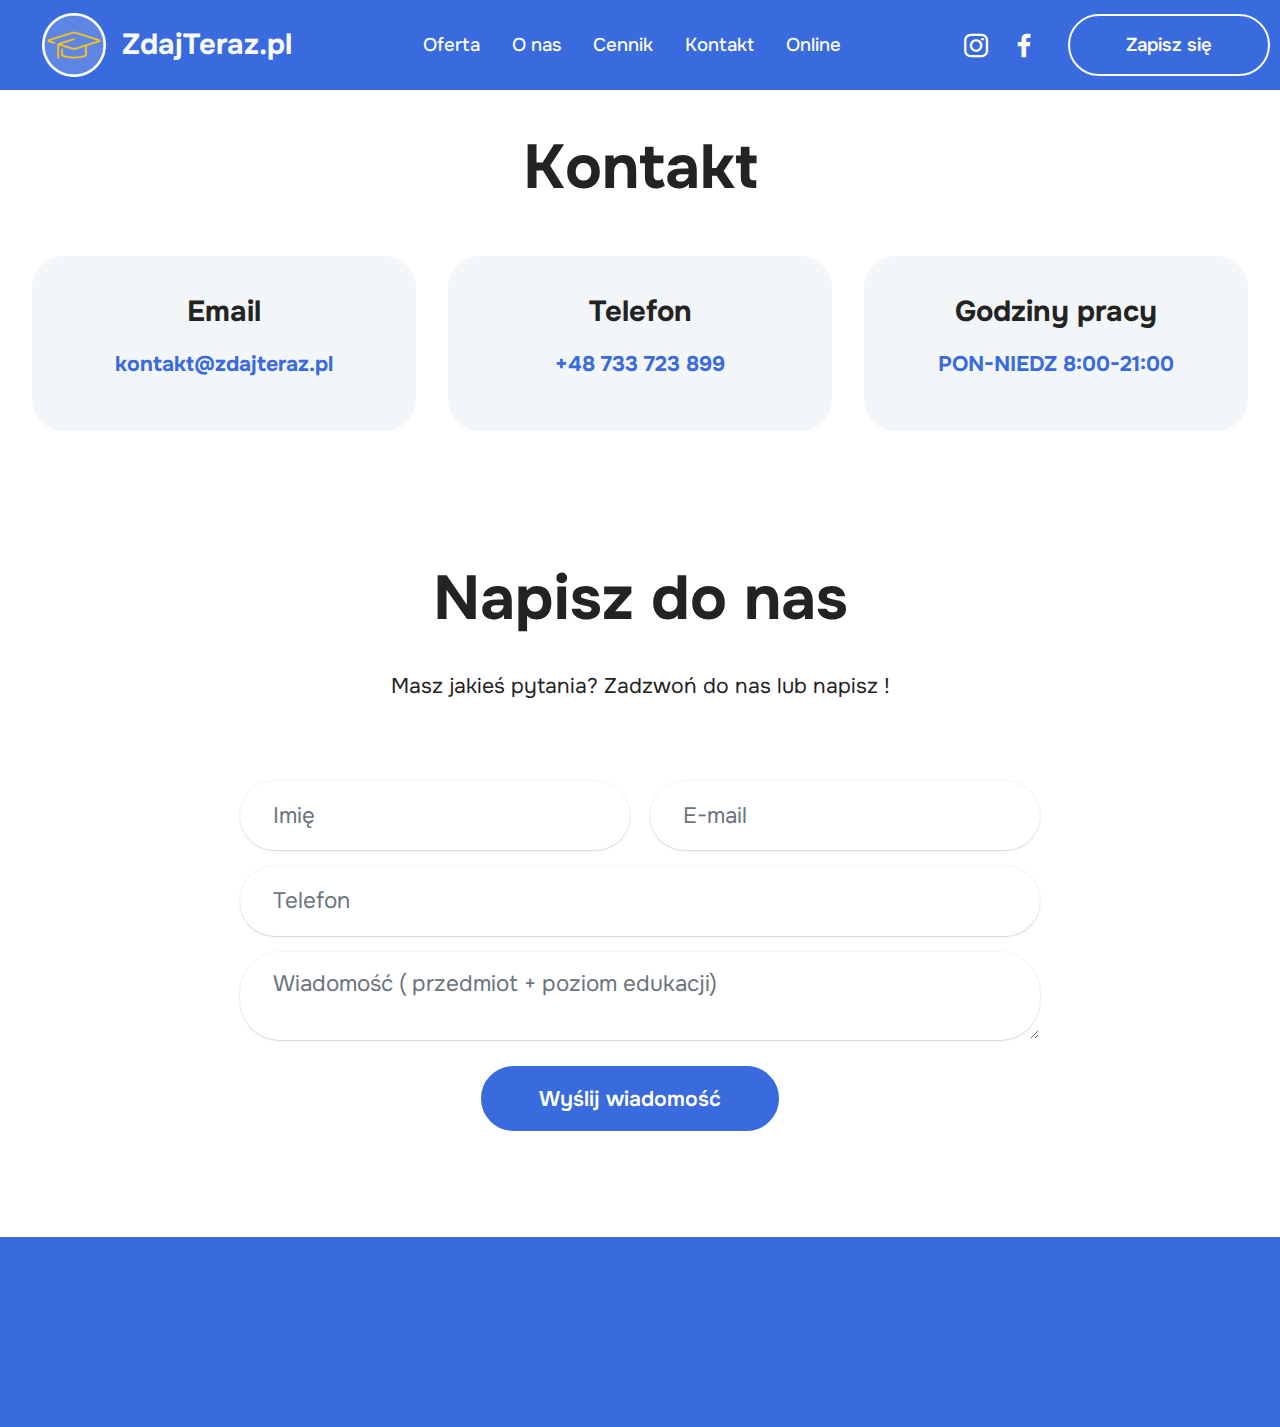
<file: kontakt.html>
<!DOCTYPE html>
<html  lang="pl">
<head>
  <!-- Site made with Mobirise Website Builder v5.9.6, https://mobirise.com -->
  <meta charset="UTF-8">
  <meta http-equiv="X-UA-Compatible" content="IE=edge">
  <meta name="generator" content="Mobirise v5.9.6, mobirise.com">
  <meta name="viewport" content="width=device-width, initial-scale=1, minimum-scale=1">
  <link rel="shortcut icon" href="assets/images/logo-2k-96x96.png" type="image/x-icon">
  <meta name="description" content="">
  
  
  <title>Kontakt</title>
  <link rel="stylesheet" href="assets/web/assets/mobirise-icons2/mobirise2.css">
  <link rel="stylesheet" href="assets/bootstrap/css/bootstrap.min.css">
  <link rel="stylesheet" href="assets/bootstrap/css/bootstrap-grid.min.css">
  <link rel="stylesheet" href="assets/bootstrap/css/bootstrap-reboot.min.css">
  <link rel="stylesheet" href="assets/animatecss/animate.css">
  <link rel="stylesheet" href="assets/dropdown/css/style.css">
  <link rel="stylesheet" href="assets/socicon/css/styles.css">
  <link rel="stylesheet" href="assets/theme/css/style.css">
  <link rel="stylesheet" href="assets/recaptcha.css">
  <link rel="preload" href="https://fonts.googleapis.com/css?family=Onest:100,200,300,400,500,600,700,800,900&display=swap" as="style" onload="this.onload=null;this.rel='stylesheet'">
  <noscript><link rel="stylesheet" href="https://fonts.googleapis.com/css?family=Onest:100,200,300,400,500,600,700,800,900&display=swap"></noscript>
  <link rel="preload" as="style" href="assets/mobirise/css/mbr-additional.css"><link rel="stylesheet" href="assets/mobirise/css/mbr-additional.css" type="text/css">

  
  
  
</head>
<body>
  
  <section data-bs-version="5.1" class="tutorm5 menu menu1 cid-u2h3mNXCfK" once="menu" id="menu1-10">
	

	<nav class="navbar navbar-dropdown opacityScrollOff navbar-fixed-top navbar-expand-lg">
		<div class="container">
			<div class="navbar-brand">
				<span class="navbar-logo">
					<a href="https://zdajteraz.pl">
						<img src="assets/images/logo-2k-96x96.png" alt="ZdajTeraz.pl" style="height: 4rem;">
					</a>
				</span>
				<span class="navbar-caption-wrap"><a class="navbar-caption text-white display-5" href="index.html">ZdajTeraz.pl</a></span>
			</div>
			<button class="navbar-toggler" type="button" data-toggle="collapse" data-bs-toggle="collapse" data-target="#navbarSupportedContent" data-bs-target="#navbarSupportedContent" aria-controls="navbarNavAltMarkup" aria-expanded="false" aria-label="Toggle navigation">
				<div class="hamburger">
					<span></span>
					<span></span>
					<span></span>
					<span></span>
				</div>
			</button>
			<div class="collapse navbar-collapse opacityScrollOff" id="navbarSupportedContent">
				<ul class="navbar-nav nav-dropdown" data-app-modern-menu="true"><li class="nav-item">
						<a class="nav-link link text-white text-primary display-4" href="oferta.html">Oferta</a>
					</li>
					<li class="nav-item"><a class="nav-link link text-white text-primary display-4" href="onas.html">O nas</a></li>
					<li class="nav-item">
						<a class="nav-link link text-white text-primary display-4" href="cennik.html" aria-expanded="false">Cennik</a>
					</li>
					<li class="nav-item">
						<a class="nav-link link text-white text-primary display-4" href="kontakt.html">Kontakt</a>
					</li><li class="nav-item"><a class="nav-link link text-white text-primary display-4" href="online.html">Online</a></li></ul>
				<div class="icons-menu">
					<a class="iconfont-wrapper" href="https://www.instagram.com/zdajteraz.pl/" target="_blank">
						<span class="p-2 mbr-iconfont socicon-instagram socicon" style="color: rgb(255, 255, 255); fill: rgb(255, 255, 255);"></span>
					</a>
					<a class="iconfont-wrapper" href="https://www.facebook.com/zdajteraz" target="_blank">
						<span class="p-2 mbr-iconfont socicon-facebook socicon" style="color: rgb(255, 255, 255); fill: rgb(255, 255, 255);"></span>
					</a>
					
					
				</div>
				<div class="navbar-buttons mbr-section-btn"><a class="btn btn-white-outline display-4" href="zapiszsie.html">Zapisz się</a></div>
			</div>
		</div>
	</nav>
</section>

<section data-bs-version="5.1" class="contacts01 cid-u26H3ZTFjv" id="contacts01-k">
    

    
    
    <div class="container">
        <div class="row justify-content-center">
            <div class="col-12 content-head">
                <div class="mbr-section-head mb-5">
                    <h3 class="mbr-section-title mbr-fonts-style align-center mb-0 display-2"><strong>Kontakt</strong></h3>
                    
                </div>
            </div>
        </div>
        <div class="row">
            <div class="item features-without-image col-12 col-md-4 active">
                <div class="item-wrapper">
                    <div class="text-wrapper">
                        <h6 class="card-title mbr-fonts-style mb-3 display-5">
                            <strong>Email</strong>
                        </h6>
                        <p class="mbr-text mbr-fonts-style display-7"><a href="mailto:kontakt@zdajteraz.pl" class="text-secondary text-primary"><strong>kontakt@zdajteraz.pl</strong></a></p>
                    </div>
                </div>
            </div><div class="item features-without-image col-12 col-md-4">
                <div class="item-wrapper">
                    <div class="text-wrapper">
                        <h6 class="card-title mbr-fonts-style mb-3 display-5">
                            <strong>Telefon</strong></h6>
                        <p class="mbr-text mbr-fonts-style display-7"><a href="tel:+48 733 723 899" class="text-secondary text-primary"><strong>+48 733 723 899</strong></a></p>
                    </div>
                </div>
            </div><div class="item features-without-image col-12 col-md-4">
                <div class="item-wrapper">
                    <div class="text-wrapper">
                        <h6 class="card-title mbr-fonts-style mb-3 display-5"><strong>Godziny pracy</strong></h6>
                        <p class="mbr-text mbr-fonts-style display-7"><strong>PON-NIEDZ 8:00-21:00
                        </strong></p>
                    </div>
                </div>
            </div>
            
            
            
        </div>
    </div>
</section>

<section data-bs-version="5.1" class="form5 cid-u26H7Msg50" id="form02-l">
    
    
    <div class="container">
        <div class="row justify-content-center">
            <div class="col-12 content-head">
                <div class="mbr-section-head mb-5">
                    <h3 class="mbr-section-title mbr-fonts-style align-center mb-0 display-2"><strong>Napisz do nas</strong></h3>
                    <h4 class="mbr-section-subtitle mbr-fonts-style align-center mb-0 mt-4 display-7">
                        Masz jakieś pytania? Zadzwoń do nas lub napisz !</h4>
                </div>
            </div>
        </div>
        <div class="row justify-content-center mt-4">
            <div class="col-lg-8 mx-auto mbr-form" data-form-type="formoid">
                <form action="https://mobirise.eu/" method="POST" class="mbr-form form-with-styler" data-form-title="Form Name"><input type="hidden" name="email" data-form-email="true" value="vgbGaWiU9yP/I3Sp2DQH0d59piVbz+j1u/2JldbC+viP/rYn7cwlJ1oxlEOhovZ7+VedRqX61eydxa/myGiyu+8FYhiEXMJuTppz0/uXSvh7nlJxhJmIzoU/zHBbL6TI.mVx4iOKu4Sasn3B0rcI1e7+7Mr9dZE9UtDPH3jyOYSMXnGZ5df3jkn9XSNmHac+jygbNU13xEbDd9ld7xyaj/v7E9DVSLsPIBga0Yyo9BVUQMfrozPIxIOruW4K7yCYE">
                    <div class="row">
                        <div hidden="hidden" data-form-alert="" class="alert alert-success col-12">Dziękujemy za wypełnienie formularza, w krótce się odezwiemy</div>
                        <div hidden="hidden" data-form-alert-danger="" class="alert alert-danger col-12">
                            Oops...! some problem!
                        </div>
                    </div>
                    <div class="dragArea row">
                        <div class="col-md col-sm-12 form-group mb-3" data-for="name">
                            <input type="text" name="name" placeholder="Imię" data-form-field="name" class="form-control" value="" id="name-form02-l">
                        </div>
                        <div class="col-md col-sm-12 form-group mb-3" data-for="email">
                            <input type="email" name="email" placeholder="E-mail" data-form-field="email" class="form-control" value="" id="email-form02-l">
                        </div>
                        <div class="col-12 form-group mb-3" data-for="phone">
                            <input type="tel" name="phone" placeholder="Telefon" data-form-field="phone" class="form-control" value="" id="phone-form02-l">
                        </div>
                        <div class="col-12 form-group mb-3" data-for="textarea">
                            <textarea name="textarea" placeholder="Wiadomość ( przedmiot + poziom edukacji)" data-form-field="textarea" class="form-control" id="textarea-form02-l"></textarea>
                        </div>
                        <div class="col-lg-12 col-md-12 col-sm-12 align-center mbr-section-btn"><button type="submit" class="btn btn-secondary display-7">Wyślij wiadomość</button></div>
                    </div>
                </form>
            </div>
        </div>
    </div>
</section>

<section data-bs-version="5.1" class="tutorm5 footer2 cid-u26A9L4VL9" once="footers" id="footer2-c">

	

	
	

	<div class="container">
		<div class="row">
			<div class="col-12 col-lg-4 card">
				<div class="content-wrapper">
					<div class="title-wrapper">
						<div class="title-wrap">
							<img src="assets/images/logo-2k-96x96.png" alt="Mobirise">
							<h2 class="mbr-section-title mbr-fonts-style display-5"><strong>ZdajTeraz.pl</strong></h2>
						</div>
					</div>
					<p class="copyright mbr-fonts-style display-4">Copyright 2024 ZdajTeraz<br>Wszystkie prawa zastrzeżone</p>
				</div>

			</div>
			<div class="col-12 col-lg-4 col-md-6">
				<div class="list-wrapper">
					<h4 class="mbr-card-title mbr-fonts-style display-4">&nbsp;</h4>
					<ul class="list mbr-fonts-style display-7">
						<li class="item-wrap"><br><br></li>
					</ul>
				</div>
			</div>
			<div class="col-12 col-lg-4 col-md-6">
				<div class="list-wrapper">
					<h4 class="mbr-card-title mbr-fonts-style display-7"><strong>Kontakt</strong></h4>
					<ul class="list mbr-fonts-style display-4">
						<li class="item-wrap"><a href="mailto:kontakt@zdajteraz.pl" class="text-white">kontakt@zdajteraz.pl</a></li><li class="item-wrap"><a href="tel:733 723 899" class="text-white">+48 733 723 899</a></li>
					</ul>
				</div>
				<div class="social-wrapper pt-1">
					<div class="social-wrap">
						
						
						
						
					</div>
				</div>
			</div>


		</div>
	</div>
</section>


<script src="assets/bootstrap/js/bootstrap.bundle.min.js"></script>
  <script src="assets/smoothscroll/smooth-scroll.js"></script>
  <script src="assets/ytplayer/index.js"></script>
  <script src="assets/dropdown/js/navbar-dropdown.js"></script>
  <script src="assets/theme/js/script.js"></script>
  <script src="assets/formoid.min.js"></script>
  
  
  
  <input name="animation" type="hidden">
  </body>
</html>
</file>
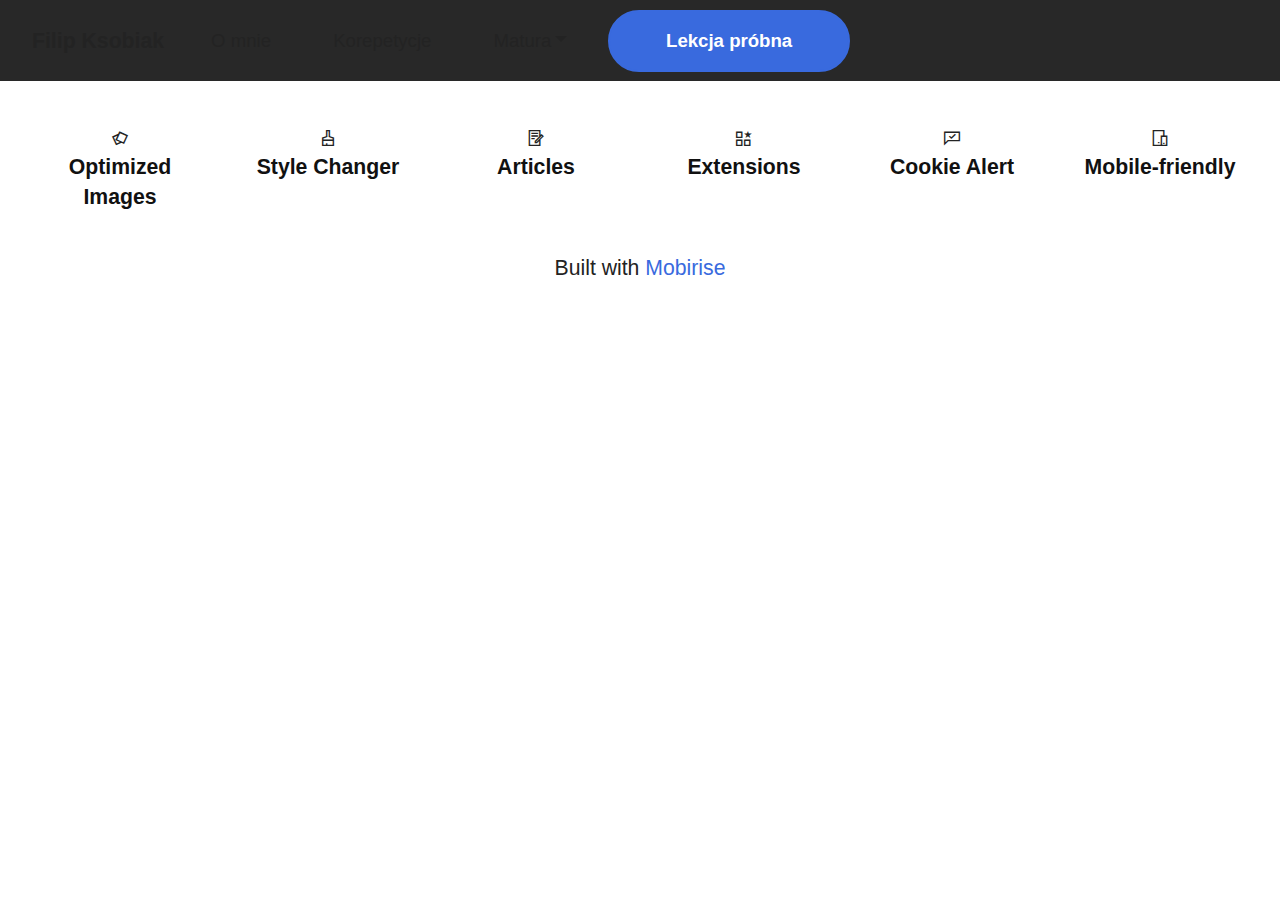
<file: matura_matematyka_roz.html>
<!DOCTYPE html>
<html  >
<head>
  <!-- Site made with Mobirise Website Builder v5.8.12, https://mobirise.com -->
  <meta charset="UTF-8">
  <meta http-equiv="X-UA-Compatible" content="IE=edge">
  <meta name="generator" content="Mobirise v5.8.12, mobirise.com">
  <meta name="viewport" content="width=device-width, initial-scale=1, minimum-scale=1">
  <link rel="shortcut icon" href="assets/images/logo.png" type="image/x-icon">
  <meta name="description" content="">
  
  
  <title>matura matematyka roz</title>
  <link rel="stylesheet" href="assets/web/assets/mobirise-icons2/mobirise2.css">
  <link rel="stylesheet" href="assets/bootstrap/css/bootstrap.min.css">
  <link rel="stylesheet" href="assets/bootstrap/css/bootstrap-grid.min.css">
  <link rel="stylesheet" href="assets/bootstrap/css/bootstrap-reboot.min.css">
  <link rel="stylesheet" href="assets/dropdown/css/style.css">
  <link rel="stylesheet" href="assets/socicon/css/styles.css">
  <link rel="stylesheet" href="assets/theme/css/style.css">
  <link rel="preload" href="https://fonts.googleapis.com/css?family=Jost:100,200,300,400,500,600,700,800,900,100i,200i,300i,400i,500i,600i,700i,800i,900i&display=swap" as="style" onload="this.onload=null;this.rel='stylesheet'">
  <noscript><link rel="stylesheet" href="https://fonts.googleapis.com/css?family=Jost:100,200,300,400,500,600,700,800,900,100i,200i,300i,400i,500i,600i,700i,800i,900i&display=swap"></noscript>
  <link rel="preload" as="style" href="assets/mobirise/css/mbr-additional.css"><link rel="stylesheet" href="assets/mobirise/css/mbr-additional.css" type="text/css">

  
  
  
</head>
<body>
  
  <section data-bs-version="5.1" class="menu menu1 cid-tG2nzbunyP" once="menu" id="menu1-15">
    

    <nav class="navbar navbar-dropdown navbar-fixed-top navbar-expand-lg">
        <div class="container">
            <div class="navbar-brand">
                
                <span class="navbar-caption-wrap"><a class="navbar-caption text-black text-primary display-7" href="index.html#image2-2">Filip Ksobiak</a></span>
            </div>
            <button class="navbar-toggler" type="button" data-toggle="collapse" data-bs-toggle="collapse" data-target="#navbarSupportedContent" data-bs-target="#navbarSupportedContent" aria-controls="navbarNavAltMarkup" aria-expanded="false" aria-label="Toggle navigation">
                <div class="hamburger">
                    <span></span>
                    <span></span>
                    <span></span>
                    <span></span>
                </div>
            </button>
            <div class="collapse navbar-collapse" id="navbarSupportedContent">
                <ul class="navbar-nav nav-dropdown" data-app-modern-menu="true"><li class="nav-item"><a class="nav-link link text-black text-primary display-4" href="index.html">O mnie</a></li>
                    <li class="nav-item"><a class="nav-link link text-black text-primary display-4" href="index.html#features4-1d" aria-expanded="false">Korepetycje</a></li>
                    <li class="nav-item dropdown"><a class="nav-link link text-black dropdown-toggle display-4" href="https://mobiri.se" data-toggle="dropdown-submenu" data-bs-toggle="dropdown" data-bs-auto-close="outside" aria-expanded="false">Matura</a><div class="dropdown-menu" aria-labelledby="dropdown-842"><a class="text-black dropdown-item text-primary display-4" href="matura_matematyka_roz.html">matematyka rozszerzona</a><a class="text-black show dropdown-item text-primary display-4" href="matura_matematyka_pods.html">matematyka podstawowa</a><a class="text-black show dropdown-item text-primary display-4" href="matura_informatyka.html">informatyka</a></div>
                    </li></ul>
                
                <div class="navbar-buttons mbr-section-btn"><a class="btn btn-primary display-4" href="lekcja_probna.html">Lekcja próbna</a></div>
            </div>
        </div>
    </nav>
</section>

<section data-bs-version="5.1" class="features13 cid-tG2q40h0XV" id="features14-1a">
    

    
    
    <div class="container">
        <div class="row">
            <div class="col-12">
                <h3 class="mbr-section-title align-center mb-4 mbr-fonts-style display-2"><strong>matematyka roz</strong></h3>
            </div>
            <div class="card col-12 col-md-4 col-lg-2 p-3">
                <div class="card-wrapper">
                    <div class="card-box align-center">
                        <span class="mbr-iconfont mobi-mbri-image-gallery mobi-mbri"></span>
                        <h4 class="card-title align-center mbr-black mbr-fonts-style display-7">
                            <strong>Optimized Images</strong></h4>
                    </div>
                </div>
            </div>
            <div class="card p-3 col-12 col-md-4 col-lg-2">
                <div class="card-wrapper">
                    <div class="card-box align-center">
                        <span class="mbr-iconfont mobi-mbri-website-theme-2 mobi-mbri"></span>
                        <h4 class="card-title align-center mbr-black mbr-fonts-style display-7">
                            <strong>Style Changer</strong></h4>
                    </div>
                </div>
            </div>
            <div class="card p-3 col-12 col-md-4 col-lg-2">
                <div class="card-wrapper">
                    <div class="card-box align-center">
                        <span class="mbr-iconfont mobi-mbri-contact-form mobi-mbri"></span>
                        <h4 class="card-title align-center mbr-black mbr-fonts-style display-7">
                            <strong>Articles</strong>
                        </h4>
                    </div>
                </div>
            </div>
            <div class="card p-3 col-12 col-md-4 col-lg-2">
                <div class="card-wrapper">
                    <div class="card-box align-center">
                        <span class="mbr-iconfont mobi-mbri-features mobi-mbri"></span>
                        <h4 class="card-title align-center mbr-black mbr-fonts-style display-7">
                            <strong>Extensions</strong></h4>
                    </div>
                </div>
            </div>
            <div class="card p-3 col-12 col-md-4 col-lg-2">
                <div class="card-wrapper">
                    <div class="card-box align-center">
                        <span class="mbr-iconfont mobi-mbri-cust-feedback mobi-mbri"></span>
                        <h4 class="card-title align-center mbr-black mbr-fonts-style display-7">
                            <strong>Cookie Alert
                            </strong></h4>
                    </div>
                </div>
            </div>
            <div class="card p-3 col-12 col-md-4 col-lg-2">
                <div class="card-wrapper">
                    <div class="card-box align-center">
                        <span class="mbr-iconfont mobi-mbri-devices mobi-mbri"></span>
                        <h4 class="card-title align-center mbr-black mbr-fonts-style display-7">
                            <strong>Mobile-friendly</strong></h4>
                    </div>
                </div>
            </div>
        </div>
    </div>
</section><section class="display-7" style="padding: 0;align-items: center;justify-content: center;flex-wrap: wrap;    align-content: center;display: flex;position: relative;height: 4rem;"><a href="https://mobiri.se/" style="flex: 1 1;height: 4rem;position: absolute;width: 100%;z-index: 1;"><img alt="" style="height: 4rem;" src="[data-uri]"></a><p style="margin: 0;text-align: center;" class="display-7">Built with &#8204;</p><a style="z-index:1" href="https://mobirise.com">Mobirise </a></section><script src="assets/bootstrap/js/bootstrap.bundle.min.js"></script>  <script src="assets/smoothscroll/smooth-scroll.js"></script>  <script src="assets/ytplayer/index.js"></script>  <script src="assets/dropdown/js/navbar-dropdown.js"></script>  <script src="assets/theme/js/script.js"></script>  
  
  
</body>
</html>
</file>
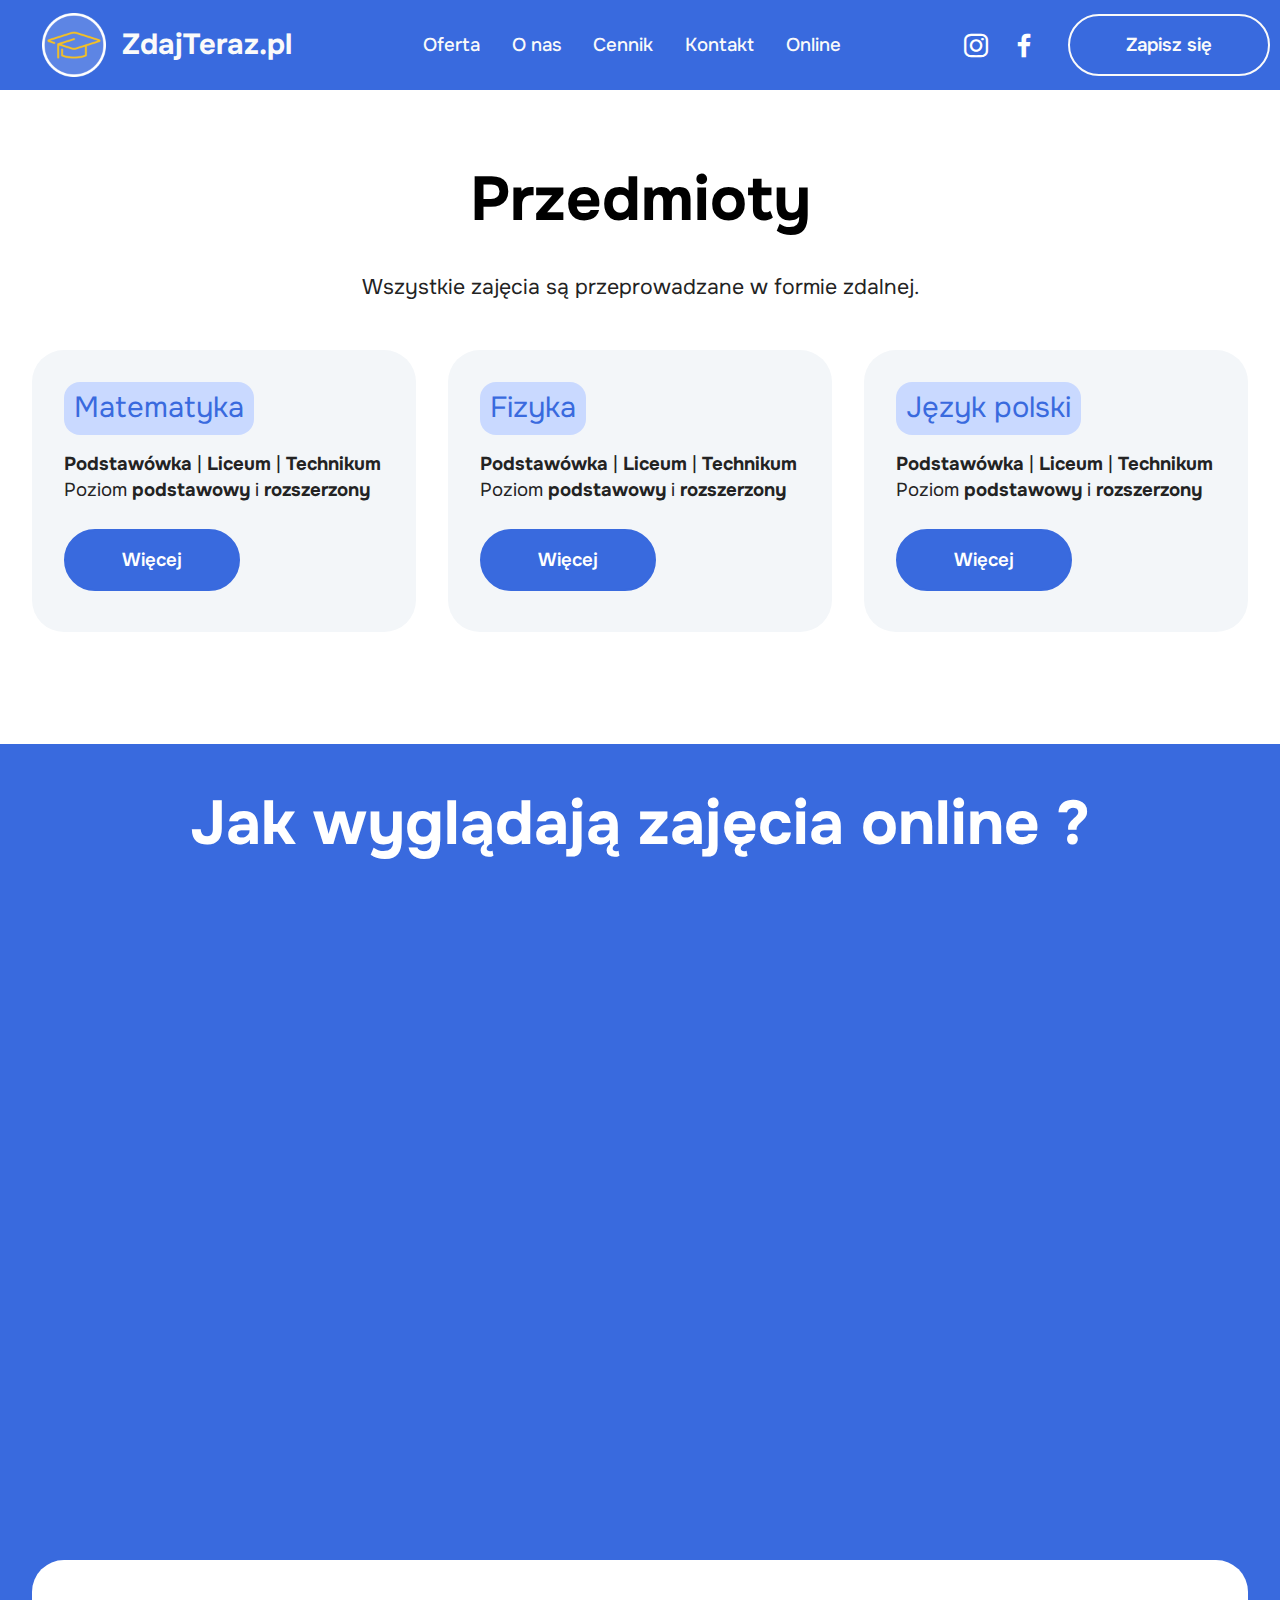
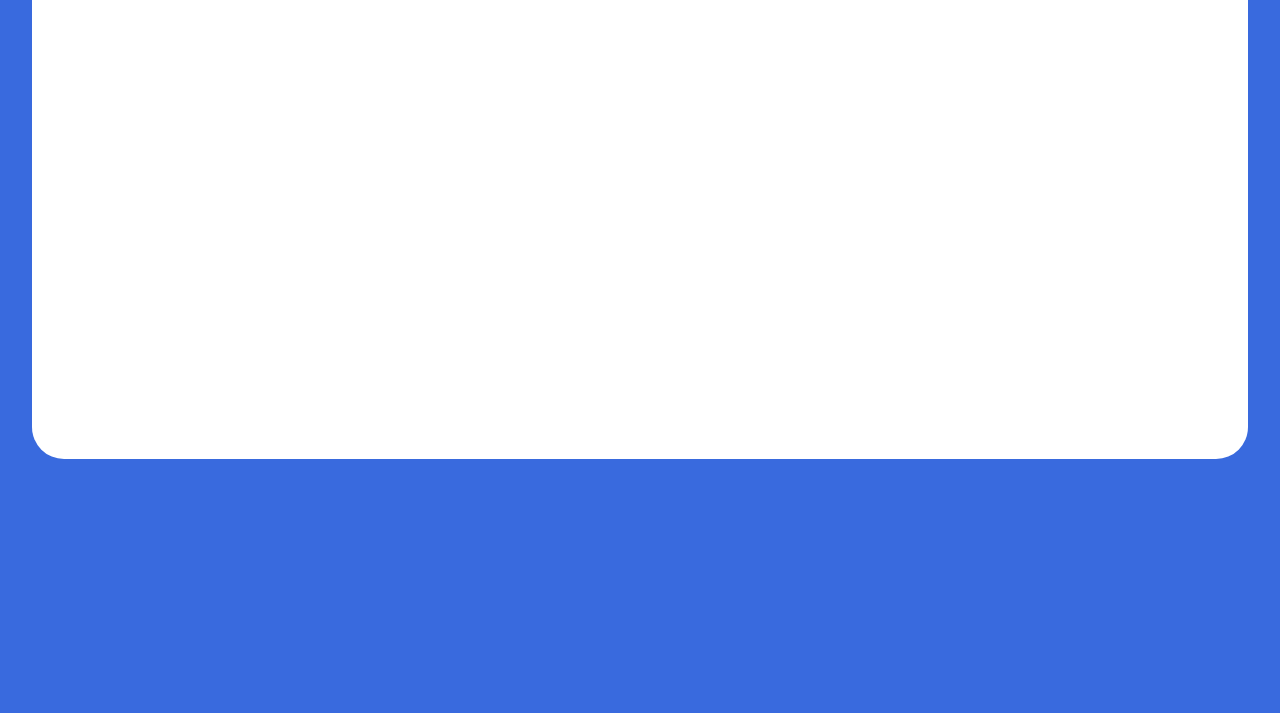
<file: oferta.html>
<!DOCTYPE html>
<html  lang="pl">
<head>
  <!-- Site made with Mobirise Website Builder v5.9.6, https://mobirise.com -->
  <meta charset="UTF-8">
  <meta http-equiv="X-UA-Compatible" content="IE=edge">
  <meta name="generator" content="Mobirise v5.9.6, mobirise.com">
  <meta name="viewport" content="width=device-width, initial-scale=1, minimum-scale=1">
  <link rel="shortcut icon" href="assets/images/logo-2k-96x96.png" type="image/x-icon">
  <meta name="description" content="">
  
  
  <title>Oferta</title>
  <link rel="stylesheet" href="assets/web/assets/mobirise-icons2/mobirise2.css">
  <link rel="stylesheet" href="assets/bootstrap/css/bootstrap.min.css">
  <link rel="stylesheet" href="assets/bootstrap/css/bootstrap-grid.min.css">
  <link rel="stylesheet" href="assets/bootstrap/css/bootstrap-reboot.min.css">
  <link rel="stylesheet" href="assets/animatecss/animate.css">
  <link rel="stylesheet" href="assets/dropdown/css/style.css">
  <link rel="stylesheet" href="assets/socicon/css/styles.css">
  <link rel="stylesheet" href="assets/theme/css/style.css">
  <link rel="preload" href="https://fonts.googleapis.com/css?family=Onest:100,200,300,400,500,600,700,800,900&display=swap" as="style" onload="this.onload=null;this.rel='stylesheet'">
  <noscript><link rel="stylesheet" href="https://fonts.googleapis.com/css?family=Onest:100,200,300,400,500,600,700,800,900&display=swap"></noscript>
  <link rel="preload" as="style" href="assets/mobirise/css/mbr-additional.css"><link rel="stylesheet" href="assets/mobirise/css/mbr-additional.css" type="text/css">

  
  
  
</head>
<body>
  
  <section data-bs-version="5.1" class="tutorm5 menu menu1 cid-u2h3mNXCfK" once="menu" id="menu1-10">
	

	<nav class="navbar navbar-dropdown opacityScrollOff navbar-fixed-top navbar-expand-lg">
		<div class="container">
			<div class="navbar-brand">
				<span class="navbar-logo">
					<a href="https://zdajteraz.pl">
						<img src="assets/images/logo-2k-96x96.png" alt="ZdajTeraz.pl" style="height: 4rem;">
					</a>
				</span>
				<span class="navbar-caption-wrap"><a class="navbar-caption text-white display-5" href="index.html">ZdajTeraz.pl</a></span>
			</div>
			<button class="navbar-toggler" type="button" data-toggle="collapse" data-bs-toggle="collapse" data-target="#navbarSupportedContent" data-bs-target="#navbarSupportedContent" aria-controls="navbarNavAltMarkup" aria-expanded="false" aria-label="Toggle navigation">
				<div class="hamburger">
					<span></span>
					<span></span>
					<span></span>
					<span></span>
				</div>
			</button>
			<div class="collapse navbar-collapse opacityScrollOff" id="navbarSupportedContent">
				<ul class="navbar-nav nav-dropdown" data-app-modern-menu="true"><li class="nav-item">
						<a class="nav-link link text-white text-primary display-4" href="oferta.html">Oferta</a>
					</li>
					<li class="nav-item"><a class="nav-link link text-white text-primary display-4" href="onas.html">O nas</a></li>
					<li class="nav-item">
						<a class="nav-link link text-white text-primary display-4" href="cennik.html" aria-expanded="false">Cennik</a>
					</li>
					<li class="nav-item">
						<a class="nav-link link text-white text-primary display-4" href="kontakt.html">Kontakt</a>
					</li><li class="nav-item"><a class="nav-link link text-white text-primary display-4" href="online.html">Online</a></li></ul>
				<div class="icons-menu">
					<a class="iconfont-wrapper" href="https://www.instagram.com/zdajteraz.pl/" target="_blank">
						<span class="p-2 mbr-iconfont socicon-instagram socicon" style="color: rgb(255, 255, 255); fill: rgb(255, 255, 255);"></span>
					</a>
					<a class="iconfont-wrapper" href="https://www.facebook.com/zdajteraz" target="_blank">
						<span class="p-2 mbr-iconfont socicon-facebook socicon" style="color: rgb(255, 255, 255); fill: rgb(255, 255, 255);"></span>
					</a>
					
					
				</div>
				<div class="navbar-buttons mbr-section-btn"><a class="btn btn-white-outline display-4" href="zapiszsie.html">Zapisz się</a></div>
			</div>
		</div>
	</nav>
</section>

<section data-bs-version="5.1" class="tutorm5 features4 cid-u2h1RcuIZx" id="features4-v">
  
  
  <div class="container">
    <div class="row justify-content-center">
      <div class="col-12 content-head">
        <div class="mbr-section-head mb-5">
          <h4 class="mbr-section-title mbr-fonts-style align-center mb-0 display-2"><strong>Przedmioty</strong></h4>
          <h5 class="mbr-section-subtitle mbr-fonts-style align-center mb-0 mt-4 display-7">Wszystkie zajęcia są przeprowadzane w formie zdalnej.</h5>
          
        </div>
      </div>
    </div>
    <div class="row">
      <div class="item features-without-image col-12 col-md-6 col-lg-4 active">
        <div class="item-wrapper">
          <div class="item-content">
            <h5 class="mbr-card-title mbr-fonts-style mt-0 mb-3 mbr-number display-5">Matematyka</h5>
            
            <p class="card-text mbr-fonts-style mt-0 mb-3 display-4"><strong>Podstawówka </strong>| <strong>Liceum </strong>| <strong>Technikum
</strong><br>Poziom <strong>podstawowy </strong>i <strong>rozszerzony</strong></p>
            <div class="mbr-section-btn item-footer"><a href="cennik.html#table1-r" class="btn item-btn btn-primary display-4">Więcej</a></div>
          </div>

        </div>
      </div><div class="item features-without-image col-12 col-md-6 col-lg-4">
        <div class="item-wrapper">
          <div class="item-content">
            <h5 class="mbr-card-title mbr-fonts-style mt-0 mb-3 mbr-number display-5">Fizyka</h5>
            
            <p class="card-text mbr-fonts-style mt-0 mb-3 display-4"><strong>Podstawówka </strong>| <strong>Liceum </strong>| <strong>Technikum
</strong><br>Poziom <strong>podstawowy </strong>i <strong>rozszerzony</strong></p>
            <div class="mbr-section-btn item-footer"><a href="cennik.html#table1-s" class="btn item-btn btn-primary display-4">Więcej</a></div>
          </div>
        </div>
      </div><div class="item features-without-image col-12 col-md-6 col-lg-4">
        <div class="item-wrapper">
          <div class="item-content">
            <h5 class="mbr-card-title mbr-fonts-style mt-0 mb-3 mbr-number display-5">Język polski</h5>
            
            <p class="card-text mbr-fonts-style mt-0 mb-3 display-4"><strong>
              Podstawówka </strong>| <strong>Liceum </strong>| <strong>Technikum</strong><br>Poziom <strong>podstawowy </strong>i <strong>rozszerzony</strong></p>
            <div class="mbr-section-btn item-footer"><a href="cennik.html#table1-t" class="btn item-btn btn-primary display-4">Więcej</a></div>
          </div>

        </div>
      </div>
      
      
      


    </div>
  </div>
</section>

<section data-bs-version="5.1" class="tutorm5 features8 cid-u2hk4SxHJx" id="features8-14">

  

  
  
  <div class="container">
    <div class="row justify-content-center">
      <div class="col-12 content-head">
        <div class="card-wrapper pb-3 mb-5">
          <div class="card-box align-center">
            
            <p class="mbr-maintext mbr-fonts-style mt-2 display-2"><strong>
              Jak wyglądają zajęcia online ?</strong></p>
            
          </div>
        </div>
      </div>
    </div>
    <div class="row end">
      <div class="col-lg-12">
        <div class="row content-row">
          
          
          
          <div class="item features-without-image col-12 col-md-6 col-lg-6 item-mb active">
            <div class="item-wrapper">
              <div class="title mb-1">
                <span class="num mbr-fonts-style display-5"><strong>01</strong></span>
              </div>
              <h4 class="card-title mbr-fonts-style display-5">
                <strong>Przed zajęciami</strong></h4>
              <p class="mbr-text card-text mbr-fonts-style mb-0 display-4">Nauczyciel kontaktuje się z uczniem i wraz z nim ustala temat zajęć na najbliższe zajęcia.</p>
            </div>
          </div>
          <div class="item features-without-image col-12 col-md-6 col-lg-6 item-mb">
            <div class="item-wrapper">
              <div class="title mb-1">
                <span class="num mbr-fonts-style display-5"><strong>02</strong></span>
              </div>
              <h4 class="card-title mbr-fonts-style display-5"><strong>Na początku zajęć</strong></h4>
              <p class="mbr-text card-text mbr-fonts-style mb-0 display-4">
                Omawiane jest zadanie domowe, które zostało zadane na wcześniejszych zajęciach.&nbsp;</p>
            </div>
          </div>
          <div class="item features-without-image col-12 col-md-6 col-lg-6 item-mb">
            <div class="item-wrapper">
              <div class="title mb-1">
                <span class="num mbr-fonts-style display-5"><strong>03</strong></span>
              </div>
              <h4 class="card-title mbr-fonts-style display-5"><strong>Główna część zajęć</strong></h4>
              <p class="mbr-text card-text mbr-fonts-style mb-0 display-4">
                Nauczyciel tłumaczy teorię i rozwiązuje przykładowe zadania, przygotowane wcześniej. Następnie uczeń rozwiązuje zadania samemu.</p>
            </div>
          </div><div class="item features-without-image col-12 col-md-6 col-lg-6 item-mb">
            <div class="item-wrapper">
              <div class="title mb-1">
                <span class="num mbr-fonts-style display-5"><strong>04</strong></span>
              </div>
              <h4 class="card-title mbr-fonts-style display-5">
                <strong>Na koniec zajęć</strong></h4>
              <p class="mbr-text card-text mbr-fonts-style mb-0 display-4">Następnie nauczyciel wybiera zadania, które uczeń ma wykonać przed następnymi zajęciami samodzielnie, w celu powtórzenia materiału. Na sam koniec zajęć nauczyciel ustala z uczniem termin kolejnych lekcji.</p>
            </div>
          </div>

        </div>
      </div>
    </div>
  </div>
</section>

<section data-bs-version="5.1" class="tutorm5 features6 cid-u2hj3EuWh6" id="features6-12">
  
  
  <div class="container">

    <div class="row card-wrapper">
      <div class="col-12  col-lg-15 content-head">
        <div class="mbr-section-head mb-5">
          <h4 class="mbr-section-title mbr-fonts-style align-center mb-0 display-2"><strong>Dla kogo są nasze zajęcia ?</strong></h4>
          
          
        </div>
      </div>
      



      
      
      <div class="item features-without-image col-12 col-md-6 col-lg-4 active">
        <div class="item-wrapper">
          <div class="item-content">
            
            <h4 class="card-title mbr-fonts-style display-5">
              <strong>Podstawówka</strong></h4>
            <p class="card-text mbr-fonts-style mt-0 display-4">
              Nasi nauczyciele mają szczególne podejście do młodych uczniów, dzięki czemu nie zrażą się oni do pozyskiwania wiedzy.</p>

          </div>

        </div>
      </div><div class="item features-without-image col-12 col-md-6 col-lg-4">
        <div class="item-wrapper">
          <div class="item-content">
            
            <h4 class="card-title mbr-fonts-style display-5">
              <strong>Szkoła średnia</strong></h4>
            <p class="card-text mbr-fonts-style mt-0 display-4">Zmiana środowiska, szkoły, ludzi i okres dojrzewania są wystarczającymi problemami dla uczniów. Zatem pozwól nam pomóc Tobie chociaż w nauce.</p>

          </div>

        </div>
      </div><div class="item features-without-image col-12 col-md-6 col-lg-4">
        <div class="item-wrapper">
          <div class="item-content">
            
            <h4 class="card-title mbr-fonts-style display-5">
              <strong>Matura</strong></h4>
            <p class="card-text mbr-fonts-style mt-0 display-4">Pozwól nam zadbać o twoje przygotowanie do egzaminu dojrzałości. <br>Ogranicz stres. Zaplanuj pracę. Działaj !</p>

          </div>
        </div>
      </div>
      

    </div>
  </div>

</section>

<section data-bs-version="5.1" class="tutorm5 footer2 cid-u26yhKQiL4" once="footers" id="footer2-a">

	

	
	

	<div class="container">
		<div class="row">
			<div class="col-12 col-lg-4 card">
				<div class="content-wrapper">
					<div class="title-wrapper">
						<div class="title-wrap">
							<img src="assets/images/logo-2k-96x96.png" alt="Mobirise">
							<h2 class="mbr-section-title mbr-fonts-style display-5"><strong>ZdajTeraz.pl</strong></h2>
						</div>
					</div>
					<p class="copyright mbr-fonts-style display-4">Copyright 2024 ZdajTeraz<br>Wszystkie prawa zastrzeżone</p>
				</div>

			</div>
			<div class="col-12 col-lg-4 col-md-6">
				<div class="list-wrapper">
					<h4 class="mbr-card-title mbr-fonts-style display-4">&nbsp;</h4>
					<ul class="list mbr-fonts-style display-7">
						<li class="item-wrap"><br><br></li>
					</ul>
				</div>
			</div>
			<div class="col-12 col-lg-4 col-md-6">
				<div class="list-wrapper">
					<h4 class="mbr-card-title mbr-fonts-style display-7"><strong>Kontakt</strong></h4>
					<ul class="list mbr-fonts-style display-4">
						<li class="item-wrap"><a href="mailto:kontakt@zdajteraz.pl" class="text-white">kontakt@zdajteraz.pl</a></li><li class="item-wrap"><a href="tel:733 723 899" class="text-white">+48 733 723 899</a></li>
					</ul>
				</div>
				<div class="social-wrapper pt-1">
					<div class="social-wrap">
						
						
						
						
					</div>
				</div>
			</div>


		</div>
	</div>
</section>


<script src="assets/bootstrap/js/bootstrap.bundle.min.js"></script>
  <script src="assets/smoothscroll/smooth-scroll.js"></script>
  <script src="assets/ytplayer/index.js"></script>
  <script src="assets/dropdown/js/navbar-dropdown.js"></script>
  <script src="assets/theme/js/script.js"></script>
  
  
  
  <input name="animation" type="hidden">
  </body>
</html>
</file>
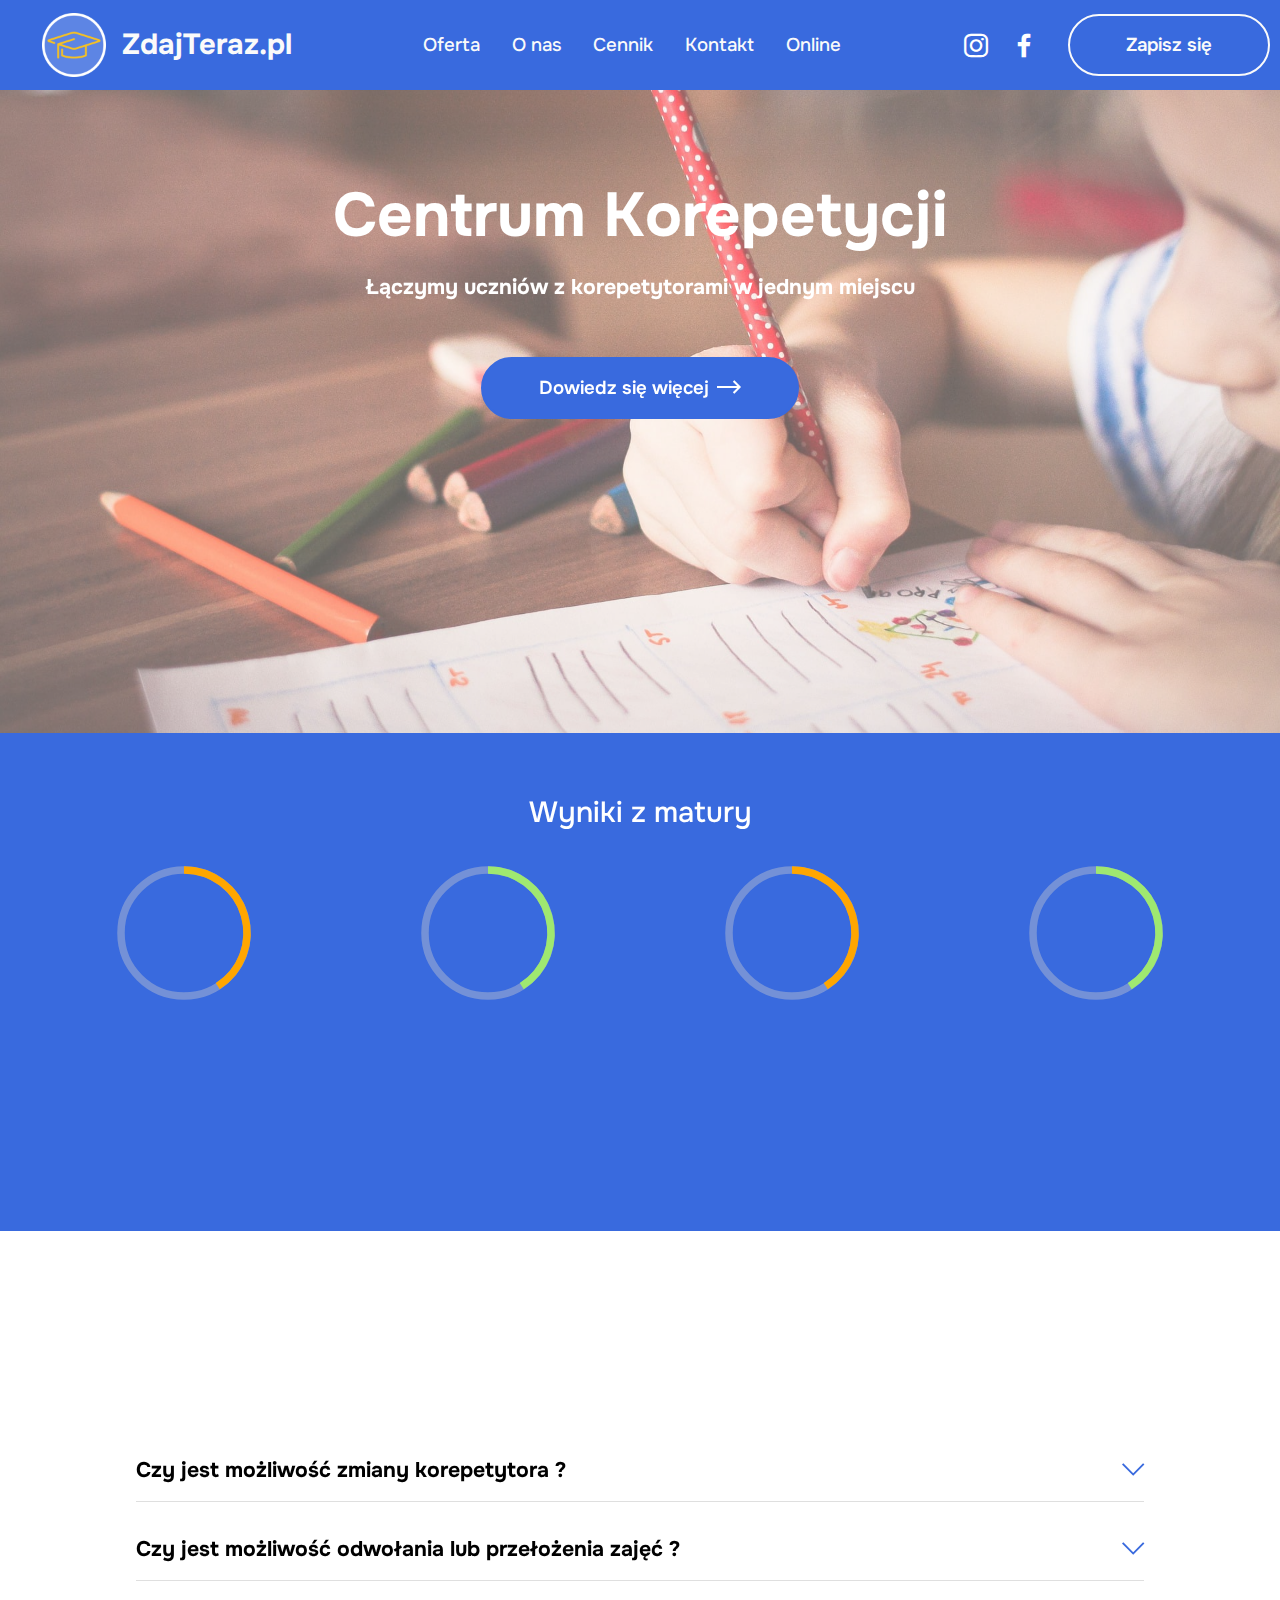
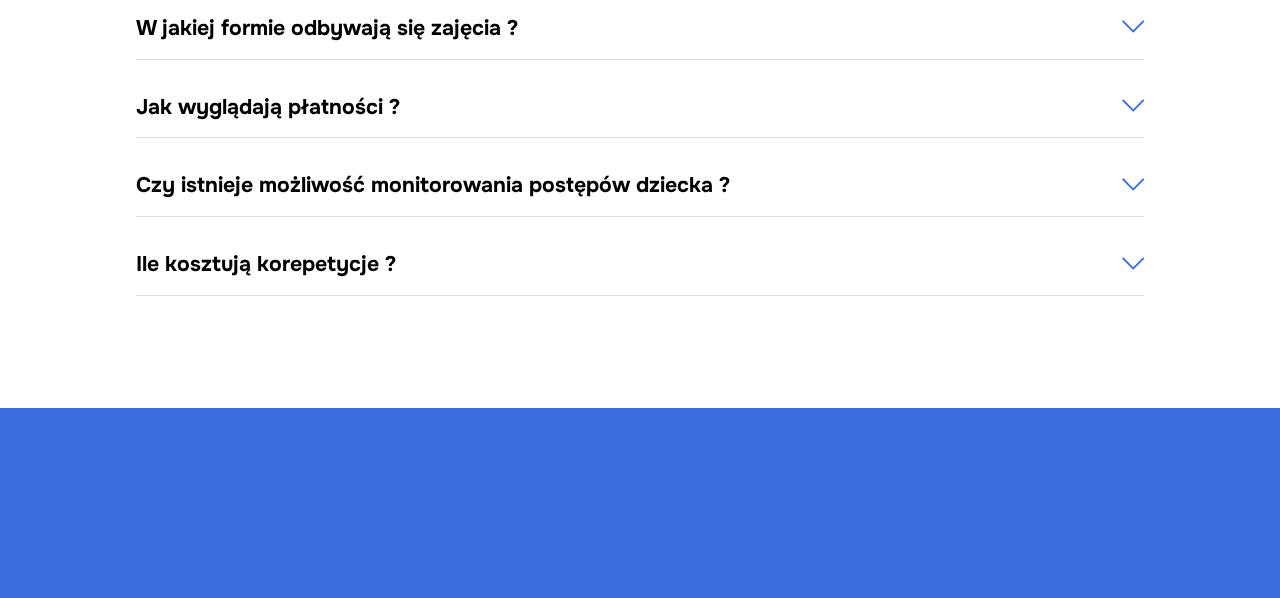
<file: onas.html>
<!DOCTYPE html>
<html  lang="pl">
<head>
  <!-- Site made with Mobirise Website Builder v5.9.6, https://mobirise.com -->
  <meta charset="UTF-8">
  <meta http-equiv="X-UA-Compatible" content="IE=edge">
  <meta name="generator" content="Mobirise v5.9.6, mobirise.com">
  <meta name="viewport" content="width=device-width, initial-scale=1, minimum-scale=1">
  <link rel="shortcut icon" href="assets/images/logo-2k-96x96.png" type="image/x-icon">
  <meta name="description" content="">
  
  
  <title>O nas</title>
  <link rel="stylesheet" href="assets/web/assets/mobirise-icons2/mobirise2.css">
  <link rel="stylesheet" href="assets/web/assets/mobirise-icons/mobirise-icons.css">
  <link rel="stylesheet" href="assets/bootstrap/css/bootstrap.min.css">
  <link rel="stylesheet" href="assets/bootstrap/css/bootstrap-grid.min.css">
  <link rel="stylesheet" href="assets/bootstrap/css/bootstrap-reboot.min.css">
  <link rel="stylesheet" href="assets/parallax/jarallax.css">
  <link rel="stylesheet" href="assets/animatecss/animate.css">
  <link rel="stylesheet" href="assets/dropdown/css/style.css">
  <link rel="stylesheet" href="assets/as-pie-progress/css/progress.min.css">
  <link rel="stylesheet" href="assets/socicon/css/styles.css">
  <link rel="stylesheet" href="assets/theme/css/style.css">
  <link rel="preload" href="https://fonts.googleapis.com/css?family=Onest:100,200,300,400,500,600,700,800,900&display=swap" as="style" onload="this.onload=null;this.rel='stylesheet'">
  <noscript><link rel="stylesheet" href="https://fonts.googleapis.com/css?family=Onest:100,200,300,400,500,600,700,800,900&display=swap"></noscript>
  <link rel="preload" as="style" href="assets/mobirise/css/mbr-additional.css"><link rel="stylesheet" href="assets/mobirise/css/mbr-additional.css" type="text/css">

  
  
  
</head>
<body>
  
  <section data-bs-version="5.1" class="tutorm5 menu menu1 cid-u2h3mNXCfK" once="menu" id="menu1-1a">
	

	<nav class="navbar navbar-dropdown opacityScrollOff navbar-fixed-top navbar-expand-lg">
		<div class="container">
			<div class="navbar-brand">
				<span class="navbar-logo">
					<a href="https://zdajteraz.pl">
						<img src="assets/images/logo-2k-96x96.png" alt="ZdajTeraz.pl" style="height: 4rem;">
					</a>
				</span>
				<span class="navbar-caption-wrap"><a class="navbar-caption text-white display-5" href="index.html">ZdajTeraz.pl</a></span>
			</div>
			<button class="navbar-toggler" type="button" data-toggle="collapse" data-bs-toggle="collapse" data-target="#navbarSupportedContent" data-bs-target="#navbarSupportedContent" aria-controls="navbarNavAltMarkup" aria-expanded="false" aria-label="Toggle navigation">
				<div class="hamburger">
					<span></span>
					<span></span>
					<span></span>
					<span></span>
				</div>
			</button>
			<div class="collapse navbar-collapse opacityScrollOff" id="navbarSupportedContent">
				<ul class="navbar-nav nav-dropdown" data-app-modern-menu="true"><li class="nav-item">
						<a class="nav-link link text-white text-primary display-4" href="oferta.html">Oferta</a>
					</li>
					<li class="nav-item"><a class="nav-link link text-white text-primary display-4" href="onas.html">O nas</a></li>
					<li class="nav-item">
						<a class="nav-link link text-white text-primary display-4" href="cennik.html" aria-expanded="false">Cennik</a>
					</li>
					<li class="nav-item">
						<a class="nav-link link text-white text-primary display-4" href="kontakt.html">Kontakt</a>
					</li><li class="nav-item"><a class="nav-link link text-white text-primary display-4" href="online.html">Online</a></li></ul>
				<div class="icons-menu">
					<a class="iconfont-wrapper" href="https://www.instagram.com/zdajteraz.pl/" target="_blank">
						<span class="p-2 mbr-iconfont socicon-instagram socicon" style="color: rgb(255, 255, 255); fill: rgb(255, 255, 255);"></span>
					</a>
					<a class="iconfont-wrapper" href="https://www.facebook.com/zdajteraz" target="_blank">
						<span class="p-2 mbr-iconfont socicon-facebook socicon" style="color: rgb(255, 255, 255); fill: rgb(255, 255, 255);"></span>
					</a>
					
					
				</div>
				<div class="navbar-buttons mbr-section-btn"><a class="btn btn-white-outline display-4" href="zapiszsie.html">Zapisz się</a></div>
			</div>
		</div>
	</nav>
</section>

<section data-bs-version="5.1" class="header01 termm5 cid-u3B2mgzRnk mbr-parallax-background" id="header01-1m">
	

	
	<div class="mbr-overlay" style="opacity: 0.4; background-color: rgb(255, 250, 245);"></div>

	<div class="container-fluid">
		<div class="row">
			<div class="col-12">
				<div class="content-wrapper">
					<h1 class="mbr-section-title mbr-fonts-style display-2"><strong>
						Centrum Korepetycji</strong><br></h1>
					<p class="mbr-text mbr-fonts-style display-7"><strong>
						Łączymy uczniów z korepetytorami w jednym miejscu</strong><br><br>
					</p>
					<div class="mbr-section-btn"><a class="btn btn-secondary display-4" href="onas.html#content17-1p">
							<span class="mobi-mbri mobi-mbri-right mbr-iconfont mbr-iconfont-btn"></span>Dowiedz się więcej</a></div>
				</div>
			</div>
		</div>
	</div>
</section>

<section data-bs-version="5.1" class="progress-bars3 digitalm4_progress-bars03 cid-u3BjG8FaYY" id="progress-bars03-1o">

    
    


    
    

    <div class="container">
        <div class="badge_wrap align-center">
            
        </div>
        
        <h4 class="main-title align-center mbr-semibold mbr-fonts-style display-5">Wyniki z matury<br></h4>
        <div class="row align-items-center text-center">
            <div class="col-lg-12">
                <div class="row text-center justify-content-center">
                    <div class="card p-3 align-center col-md-3">
                        <div class="wrap">
                            <div class="pie_progress progress1" role="progressbar" data-goal="71">
                                <p class="pie_progress__number mbr-fonts-style display-2"></p>
                            </div>
                        </div>
                        <div class="mbr-crt-title pt-3">
                            <h4 class="card-title mbr-fonts-style display-7">
                                Matematyka
                            <div>Podstawowa
</div><div>średnia w Polsce</div></h4>
                        </div>
                        <div class="mbr-crt-text">
                            
                        </div>
                    </div>

                    <div class="card p-3 align-center col-md-3">
                        <div class="wrap">
                            <div class="pie_progress progress2" role="progressbar" data-goal="92">
                                <p class="pie_progress__number mbr-fonts-style display-2">73%</p>
                            </div>
                        </div>
                        <div class="mbr-crt-title pt-3">
                            <h4 class="card-title mbr-fonts-style display-7">Matematyka
<div>Podstawowa
</div><div>średnia ZdajTeraz</div></h4>
                        </div>
                        <div class="mbr-crt-text">
                            
                        </div>
                    </div>

                    <div class="card p-3 align-center col-md-3">
                        <div class="wrap">
                            <div class="pie_progress progress3" role="progressbar" data-goal="50">
                                <p class="pie_progress__number mbr-fonts-style display-2"></p>
                            </div>
                        </div>
                        <div class="mbr-crt-title pt-3">
                            <h4 class="card-title mbr-fonts-style display-7">Matematyka
<div>Rozszerzona</div><div>średnia w Polsce</div></h4>
                        </div>
                        <div class="mbr-crt-text">
                            
                        </div>
                    </div>

                    <div class="card p-3 align-center col-md-3">
                        <div class="wrap">
                            <div class="pie_progress progress4" role="progressbar" data-goal="78">
                                <p class="pie_progress__number mbr-fonts-style display-2"></p>
                            </div>
                        </div>
                        <div class="mbr-crt-title pt-3">
                            <h4 class="card-title mbr-fonts-style display-7">Matematyka
<div>Rozszerzona</div><div>średnia ZdajTeraz</div></h4>
                        </div>
                        <div class="mbr-crt-text">
                            
                        </div>
                    </div>
                </div>

            </div>
        </div>
    </div>
</section>

<section data-bs-version="5.1" class="content17 cid-u3BoOPkSSv" id="content17-1p">

    

    
    
    
    <div class="container">
        
            <div class="row justify-content-center">
                <div class="col-12 col-md-10">
                    <div class="section-head align-center mb-4">
                        <h3 class="mbr-section-title mb-0 mbr-fonts-style display-2">
                            <strong>Pytania ?</strong></h3>
                        
                    </div>
                    
                    <div id="bootstrap-toggle" class="toggle-panel accordionStyles tab-content">
                        <div class="card mb-3">
                            <div class="card-header" role="tab" id="headingOne">
                                <a role="button" class="collapsed panel-title text-black" data-toggle="collapse" data-bs-toggle="collapse" data-core="" href="#collapse1_19" aria-expanded="false" aria-controls="collapse1">
                                    <h6 class="panel-title-edit mbr-fonts-style mb-0 display-7"><strong>Czy jest możliwość zmiany korepetytora ?</strong></h6>
                                    <span class="sign mbr-iconfont mbri-arrow-down"></span>
                                </a>
                            </div>
                            <div id="collapse1_19" class="panel-collapse noScroll collapse" role="tabpanel" aria-labelledby="headingOne">
                                <div class="panel-body">
                                    <p class="mbr-fonts-style panel-text display-7">Tak, jest możliwość zmiany korepetytora w każdym momencie.</p>
                                </div>
                            </div>
                        </div>
                        <div class="card mb-3">
                            <div class="card-header" role="tab" id="headingTwo">
                                <a role="button" class="collapsed panel-title text-black" data-toggle="collapse" data-bs-toggle="collapse" data-core="" href="#collapse2_19" aria-expanded="false" aria-controls="collapse2">
                                    <h6 class="panel-title-edit mbr-fonts-style mb-0 display-7"><strong>Czy jest możliwość odwołania lub przełożenia zajęć ?</strong></h6>
                                    <span class="sign mbr-iconfont mbri-arrow-down"></span>
                                </a>

                            </div>
                            <div id="collapse2_19" class="panel-collapse noScroll collapse" role="tabpanel" aria-labelledby="headingTwo">
                                <div class="panel-body">
                                    <p class="mbr-fonts-style panel-text display-7">W celu odwołania lub przeniesienia zajęć, należy się skontaktować się z nami przed godziną 20:00 dnia przed zajęciami.</p>
                                </div>
                            </div>
                        </div>
                        <div class="card mb-3">
                            <div class="card-header" role="tab" id="headingThree">
                                <a role="button" class="collapsed panel-title text-black" data-toggle="collapse" data-bs-toggle="collapse" data-core="" href="#collapse3_19" aria-expanded="false" aria-controls="collapse3">
                                    <h6 class="panel-title-edit mbr-fonts-style mb-0 display-7"><strong>W jakiej formie odbywają się zajęcia ?</strong></h6>
                                    <span class="sign mbr-iconfont mbri-arrow-down"></span>
                                </a>
                            </div>
                            <div id="collapse3_19" class="panel-collapse noScroll collapse" role="tabpanel" aria-labelledby="headingThree">
                                <div class="panel-body">
                                    <p class="mbr-fonts-style panel-text display-7">Zajęcia odbywają się tylko i wyłącznie w formie <strong>online</strong>.<br> <br>Nasz serwis korzysta z narzędzi takich jak:<br>- Google classroom<br>- Google jamboard<br>- Google meets</p>
                                </div>
                            </div>
                        </div>
                        <div class="card mb-3">
                            <div class="card-header" role="tab" id="headingThree">
                                <a role="button" class="collapsed panel-title text-black" data-toggle="collapse" data-bs-toggle="collapse" data-core="" href="#collapse4_19" aria-expanded="false" aria-controls="collapse4">
                                    <h6 class="panel-title-edit mbr-fonts-style mb-0 display-7"><strong>Jak wyglądają płatności ?</strong></h6>
                                    <span class="sign mbr-iconfont mbri-arrow-down"></span>
                                </a>
                            </div>
                            <div id="collapse4_19" class="panel-collapse noScroll collapse" role="tabpanel" aria-labelledby="headingThree">
                                <div class="panel-body">
                                    <p class="mbr-fonts-style panel-text display-7">
                                       Za pomocą przelewu bankowego lub BLIKa doładowujesz swój wirutalny portfel. Po każdej lekcji, jej cena odejmowana jest od twojego portfela. Raz w tygodniu uczeń oraz rodzic dostaje sms informujący go o stanie portfela. Na początku każdego miesiąca wysyłane jest podsumowanie każdego miesiąca, co ułatwia śledzenie finansów z perspektywy, jak i ucznia, tak i rodzica.<br></p>
                                </div>
                            </div>
                        </div>
                        <div class="card mb-3">
                            <div class="card-header" role="tab" id="headingThree">
                                <a role="button" class="collapsed panel-title text-black" data-toggle="collapse" data-bs-toggle="collapse" data-core="" href="#collapse5_19" aria-expanded="false" aria-controls="collapse5">
                                   <h6 class="panel-title-edit mbr-fonts-style mb-0 display-7"><strong>Czy istnieje możliwość monitorowania postępów dziecka ?</strong></h6>
                                        <span class="mbr-iconfont mobi-mbri-arrow-down mobi-mbri"></span>
                                </a>
                            </div>
                            <div id="collapse5_19" class="panel-collapse noScroll collapse" role="tabpanel" aria-labelledby="headingThree">
                                <div class="panel-body">
                                    <p class="mbr-fonts-style panel-text display-7">
                                       Tak. Raz w miesiącu jest wysyłany raport informujący o przebiegu wszystkich lekcji w danym miesiącu.</p>
                                </div>
                            </div>
                        </div>
                        <div class="card mb-3">
                            <div class="card-header" role="tab" id="headingThree">
                                <a role="button" class="collapsed panel-title text-black" data-toggle="collapse" data-bs-toggle="collapse" data-core="" href="#collapse6_19" aria-expanded="false" aria-controls="collapse6">
                                    <h6 class="panel-title-edit mbr-fonts-style mb-0 display-7"><strong>Ile kosztują korepetycje ?</strong></h6>
                                    <span class="mbr-iconfont mobi-mbri-arrow-down mobi-mbri"></span>
                                </a>
                            </div>
                            <div id="collapse6_19" class="panel-collapse noScroll collapse" role="tabpanel" aria-labelledby="headingThree">
                                <div class="panel-body">
                                    <p class="mbr-fonts-style panel-text display-7">
                                       Cena korepetycji jest zależna od poziomu zajęć oraz od przedmiotu. Zachęcamy do zapoznania się z cennikiem na naszej stronie.</p>
                                </div>
                            </div>
                        </div>
                    </div>
                </div>
            </div>
        </div>
</section>

<section data-bs-version="5.1" class="tutorm5 footer2 cid-u2h33fWctp" once="footers" id="footer2-1b">

	

	
	

	<div class="container">
		<div class="row">
			<div class="col-12 col-lg-4 card">
				<div class="content-wrapper">
					<div class="title-wrapper">
						<div class="title-wrap">
							<img src="assets/images/logo-2k-96x96.png" alt="Mobirise">
							<h2 class="mbr-section-title mbr-fonts-style display-5"><strong>ZdajTeraz.pl</strong></h2>
						</div>
					</div>
					<p class="copyright mbr-fonts-style display-4">Copyright 2024 ZdajTeraz<br>Wszystkie prawa zastrzeżone</p>
				</div>

			</div>
			<div class="col-12 col-lg-4 col-md-6">
				<div class="list-wrapper">
					<h4 class="mbr-card-title mbr-fonts-style display-4">&nbsp;</h4>
					<ul class="list mbr-fonts-style display-7">
						<li class="item-wrap"><br><br></li>
					</ul>
				</div>
			</div>
			<div class="col-12 col-lg-4 col-md-6">
				<div class="list-wrapper">
					<h4 class="mbr-card-title mbr-fonts-style display-7"><strong>Kontakt</strong></h4>
					<ul class="list mbr-fonts-style display-4">
						<li class="item-wrap"><a href="mailto:kontakt@zdajteraz.pl" class="text-white">kontakt@zdajteraz.pl</a></li><li class="item-wrap"><a href="tel:733 723 899" class="text-white">+48 733 723 899</a></li>
					</ul>
				</div>
				<div class="social-wrapper pt-1">
					<div class="social-wrap">
						
						
						
						
					</div>
				</div>
			</div>


		</div>
	</div>
</section>


<script src="assets/bootstrap/js/bootstrap.bundle.min.js"></script>
  <script src="assets/parallax/jarallax.js"></script>
  <script src="assets/smoothscroll/smooth-scroll.js"></script>
  <script src="assets/ytplayer/index.js"></script>
  <script src="assets/dropdown/js/navbar-dropdown.js"></script>
  <script src="assets/as-pie-progress/as-pie-progress.min.js"></script>
  <script src="assets/mbr-switch-arrow/mbr-switch-arrow.js"></script>
  <script src="assets/theme/js/script.js"></script>
  
  
  
  <input name="animation" type="hidden">
  </body>
</html>
</file>
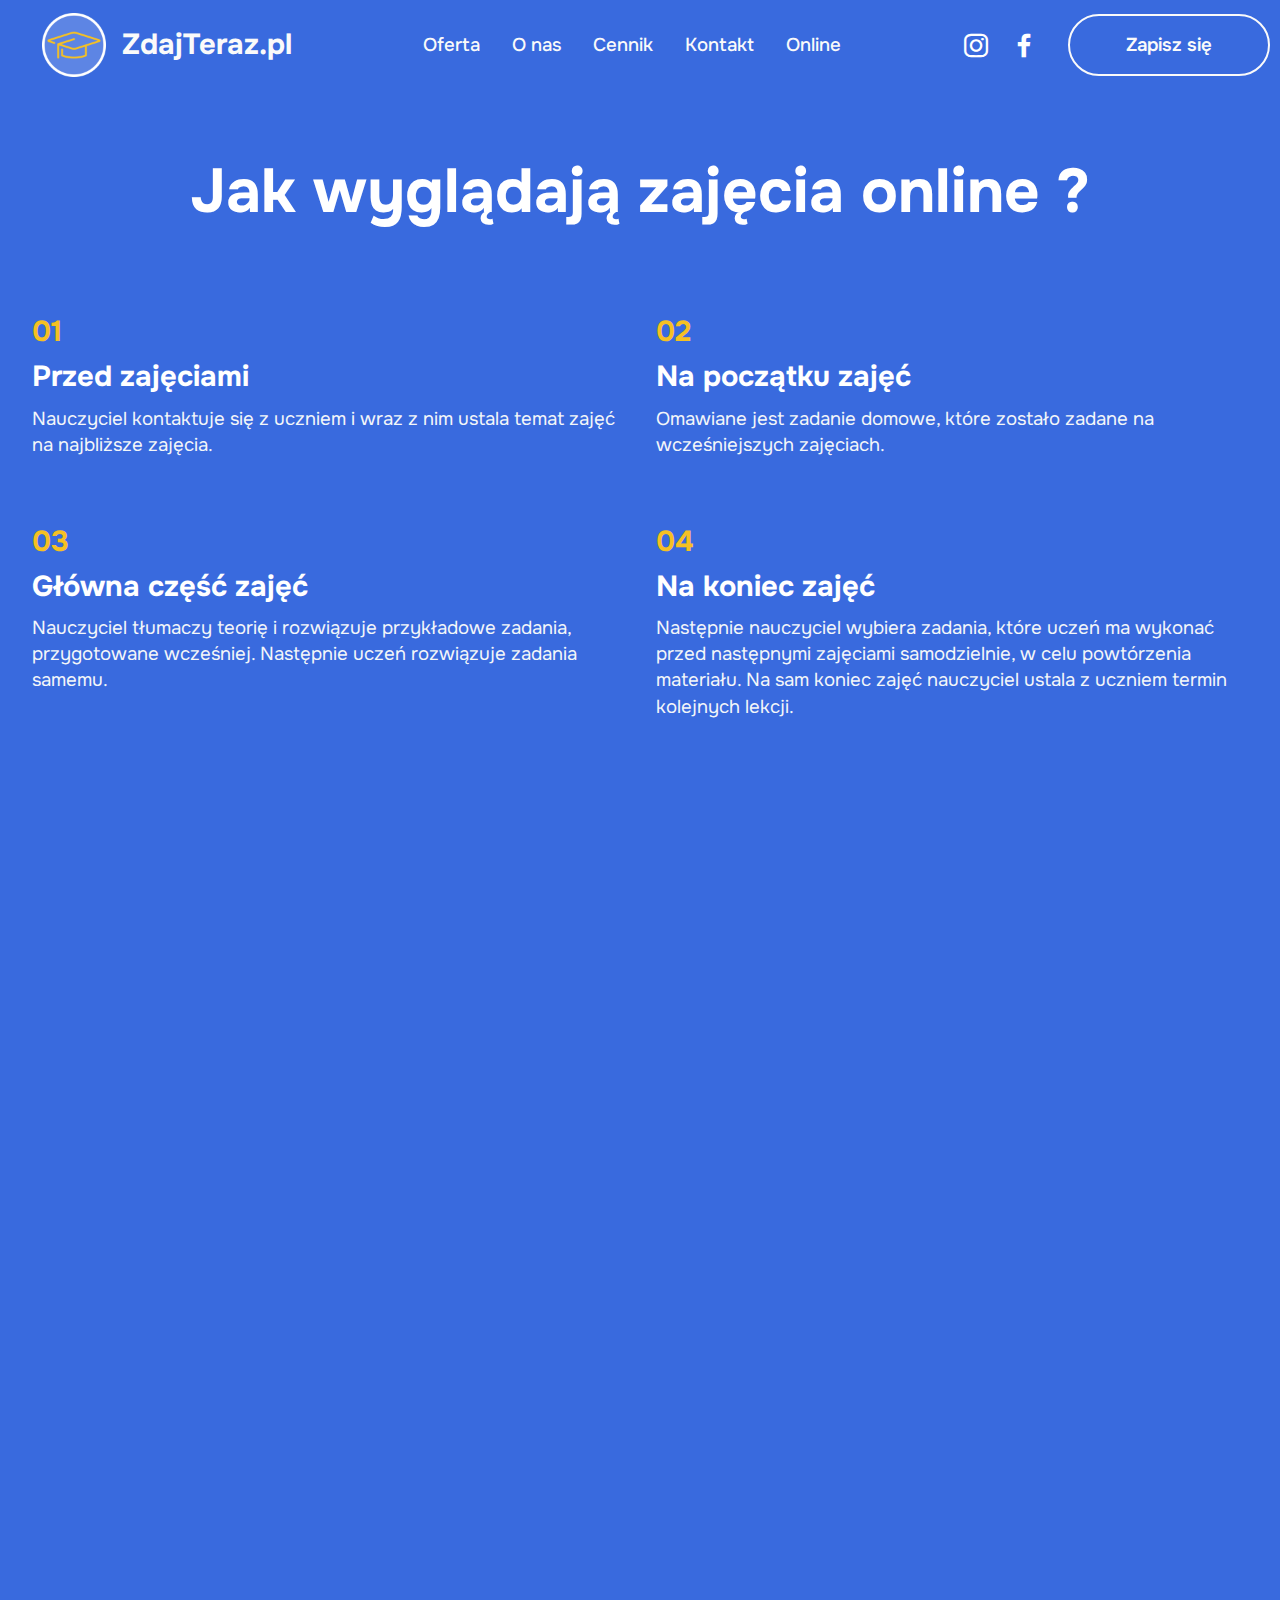
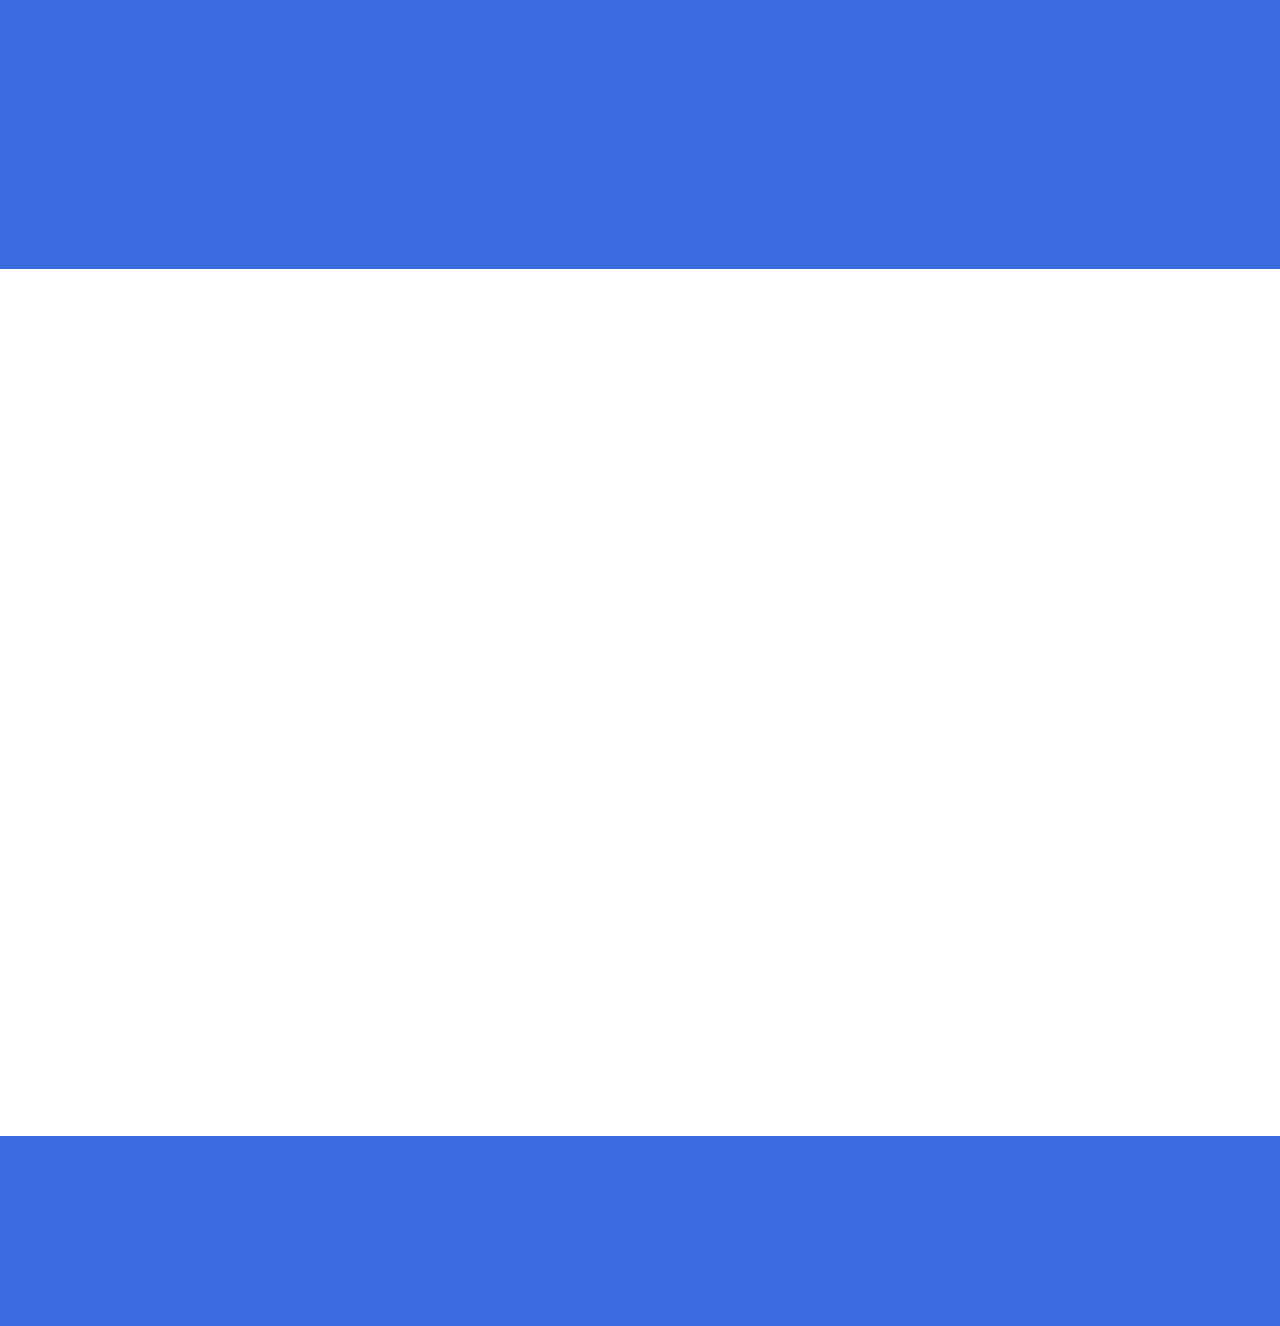
<file: online.html>
<!DOCTYPE html>
<html  lang="pl">
<head>
  <!-- Site made with Mobirise Website Builder v5.9.6, https://mobirise.com -->
  <meta charset="UTF-8">
  <meta http-equiv="X-UA-Compatible" content="IE=edge">
  <meta name="generator" content="Mobirise v5.9.6, mobirise.com">
  <meta name="viewport" content="width=device-width, initial-scale=1, minimum-scale=1">
  <link rel="shortcut icon" href="assets/images/logo-2k-96x96.png" type="image/x-icon">
  <meta name="description" content="">
  
  
  <title>Online</title>
  <link rel="stylesheet" href="assets/web/assets/mobirise-icons2/mobirise2.css">
  <link rel="stylesheet" href="assets/bootstrap/css/bootstrap.min.css">
  <link rel="stylesheet" href="assets/bootstrap/css/bootstrap-grid.min.css">
  <link rel="stylesheet" href="assets/bootstrap/css/bootstrap-reboot.min.css">
  <link rel="stylesheet" href="assets/animatecss/animate.css">
  <link rel="stylesheet" href="assets/dropdown/css/style.css">
  <link rel="stylesheet" href="assets/socicon/css/styles.css">
  <link rel="stylesheet" href="assets/theme/css/style.css">
  <link rel="preload" href="https://fonts.googleapis.com/css?family=Onest:100,200,300,400,500,600,700,800,900&display=swap" as="style" onload="this.onload=null;this.rel='stylesheet'">
  <noscript><link rel="stylesheet" href="https://fonts.googleapis.com/css?family=Onest:100,200,300,400,500,600,700,800,900&display=swap"></noscript>
  <link rel="preload" as="style" href="assets/mobirise/css/mbr-additional.css"><link rel="stylesheet" href="assets/mobirise/css/mbr-additional.css" type="text/css">

  
  
  
</head>
<body>
  
  <section data-bs-version="5.1" class="tutorm5 menu menu1 cid-u2h3mNXCfK" once="menu" id="menu1-1q">
	

	<nav class="navbar navbar-dropdown opacityScrollOff navbar-fixed-top navbar-expand-lg">
		<div class="container">
			<div class="navbar-brand">
				<span class="navbar-logo">
					<a href="https://zdajteraz.pl">
						<img src="assets/images/logo-2k-96x96.png" alt="ZdajTeraz.pl" style="height: 4rem;">
					</a>
				</span>
				<span class="navbar-caption-wrap"><a class="navbar-caption text-white display-5" href="index.html">ZdajTeraz.pl</a></span>
			</div>
			<button class="navbar-toggler" type="button" data-toggle="collapse" data-bs-toggle="collapse" data-target="#navbarSupportedContent" data-bs-target="#navbarSupportedContent" aria-controls="navbarNavAltMarkup" aria-expanded="false" aria-label="Toggle navigation">
				<div class="hamburger">
					<span></span>
					<span></span>
					<span></span>
					<span></span>
				</div>
			</button>
			<div class="collapse navbar-collapse opacityScrollOff" id="navbarSupportedContent">
				<ul class="navbar-nav nav-dropdown" data-app-modern-menu="true"><li class="nav-item">
						<a class="nav-link link text-white text-primary display-4" href="oferta.html">Oferta</a>
					</li>
					<li class="nav-item"><a class="nav-link link text-white text-primary display-4" href="onas.html">O nas</a></li>
					<li class="nav-item">
						<a class="nav-link link text-white text-primary display-4" href="cennik.html" aria-expanded="false">Cennik</a>
					</li>
					<li class="nav-item">
						<a class="nav-link link text-white text-primary display-4" href="kontakt.html">Kontakt</a>
					</li><li class="nav-item"><a class="nav-link link text-white text-primary display-4" href="online.html">Online</a></li></ul>
				<div class="icons-menu">
					<a class="iconfont-wrapper" href="https://www.instagram.com/zdajteraz.pl/" target="_blank">
						<span class="p-2 mbr-iconfont socicon-instagram socicon" style="color: rgb(255, 255, 255); fill: rgb(255, 255, 255);"></span>
					</a>
					<a class="iconfont-wrapper" href="https://www.facebook.com/zdajteraz" target="_blank">
						<span class="p-2 mbr-iconfont socicon-facebook socicon" style="color: rgb(255, 255, 255); fill: rgb(255, 255, 255);"></span>
					</a>
					
					
				</div>
				<div class="navbar-buttons mbr-section-btn"><a class="btn btn-white-outline display-4" href="zapiszsie.html">Zapisz się</a></div>
			</div>
		</div>
	</nav>
</section>

<section data-bs-version="5.1" class="tutorm5 features8 cid-u6T1Tm9KcI" id="features8-1s">

  

  
  
  <div class="container">
    <div class="row justify-content-center">
      <div class="col-12 content-head">
        <div class="card-wrapper pb-3 mb-5">
          <div class="card-box align-center">
            
            <p class="mbr-maintext mbr-fonts-style mt-2 display-2"><strong>
              Jak wyglądają zajęcia online ?</strong></p>
            
          </div>
        </div>
      </div>
    </div>
    <div class="row end">
      <div class="col-lg-12">
        <div class="row content-row">
          
          
          
          <div class="item features-without-image col-12 col-md-6 col-lg-6 item-mb active">
            <div class="item-wrapper">
              <div class="title mb-1">
                <span class="num mbr-fonts-style display-5"><strong>01</strong></span>
              </div>
              <h4 class="card-title mbr-fonts-style display-5">
                <strong>Przed zajęciami</strong></h4>
              <p class="mbr-text card-text mbr-fonts-style mb-0 display-4">Nauczyciel kontaktuje się z uczniem i wraz z nim ustala temat zajęć na najbliższe zajęcia.</p>
            </div>
          </div>
          <div class="item features-without-image col-12 col-md-6 col-lg-6 item-mb">
            <div class="item-wrapper">
              <div class="title mb-1">
                <span class="num mbr-fonts-style display-5"><strong>02</strong></span>
              </div>
              <h4 class="card-title mbr-fonts-style display-5"><strong>Na początku zajęć</strong></h4>
              <p class="mbr-text card-text mbr-fonts-style mb-0 display-4">
                Omawiane jest zadanie domowe, które zostało zadane na wcześniejszych zajęciach.&nbsp;</p>
            </div>
          </div>
          <div class="item features-without-image col-12 col-md-6 col-lg-6 item-mb">
            <div class="item-wrapper">
              <div class="title mb-1">
                <span class="num mbr-fonts-style display-5"><strong>03</strong></span>
              </div>
              <h4 class="card-title mbr-fonts-style display-5"><strong>Główna część zajęć</strong></h4>
              <p class="mbr-text card-text mbr-fonts-style mb-0 display-4">
                Nauczyciel tłumaczy teorię i rozwiązuje przykładowe zadania, przygotowane wcześniej. Następnie uczeń rozwiązuje zadania samemu.</p>
            </div>
          </div><div class="item features-without-image col-12 col-md-6 col-lg-6 item-mb">
            <div class="item-wrapper">
              <div class="title mb-1">
                <span class="num mbr-fonts-style display-5"><strong>04</strong></span>
              </div>
              <h4 class="card-title mbr-fonts-style display-5">
                <strong>Na koniec zajęć</strong></h4>
              <p class="mbr-text card-text mbr-fonts-style mb-0 display-4">Następnie nauczyciel wybiera zadania, które uczeń ma wykonać przed następnymi zajęciami samodzielnie, w celu powtórzenia materiału. Na sam koniec zajęć nauczyciel ustala z uczniem termin kolejnych lekcji.</p>
            </div>
          </div>

        </div>
      </div>
    </div>
  </div>
</section>

<section data-bs-version="5.1" class="features3 cid-u6T5RLpIvN" id="features3-1w">
    
    
    <div class="container">
        <div class="mbr-section-head">
            <h4 class="mbr-section-title mbr-fonts-style align-center mb-0 display-2">
                <strong>Z jakich narzędzi korzystamy ?</strong></h4>
            
        </div>
        <div class="row mt-4">
            <div class="item features-image сol-12 col-md-6 col-lg-4">
                <div class="item-wrapper">
                    <div class="item-img">
                        <img src="assets/images/classroom-logo-816x816.png" alt="Mobirise Website Builder">
                    </div>
                    <div class="item-content">
                        <h5 class="item-title mbr-fonts-style display-5"><strong>Google Classroom</strong></h5>
                        
                        <p class="mbr-text mbr-fonts-style mt-3 display-7">Jest to platforma, która umożliwia zarządzanie uczniami, wysyłanie prac domowych oraz sprawdzania ich.</p>
                    </div>
                    
                </div>
            </div>
            <div class="item features-image сol-12 col-md-6 col-lg-4">
                <div class="item-wrapper">
                    <div class="item-img">
                        <img src="assets/images/jamboard-logo-816x816.png" alt="Mobirise Website Builder">
                    </div>
                    <div class="item-content">
                        <h5 class="item-title mbr-fonts-style display-5"><strong>Google Jamboard</strong></h5>
                        
                        <p class="mbr-text mbr-fonts-style mt-3 display-7">Jest to interaktywna tablica online, która umożliwia w czasie rzeczywistym korzystanie z niej uczniowi oraz nauczycielowi.</p>
                    </div>
                    
                </div>
            </div>
            <div class="item features-image сol-12 col-md-6 col-lg-4">
                <div class="item-wrapper">
                    <div class="item-img">
                        <img src="assets/images/meet-816x816.png" alt="Mobirise Website Builder">
                    </div>
                    <div class="item-content">
                        <h5 class="item-title mbr-fonts-style display-5"><strong>Google Meet</strong></h5>
                        
                        <p class="mbr-text mbr-fonts-style mt-3 display-7">Jest to technologia umożliwiająca rozmowy <br>audio-video w czasie rzeczywistym.<br></p>
                    </div>
                    
                </div>
            </div>
        </div>
    </div>
</section>

<section data-bs-version="5.1" class="header16 cid-u6T3xQ8RCw" id="header16-1v">

    

    
    

    <div class="container">
        <div class="row justify-content-center">
            <div class="col-12 col-lg-10">
                <h1 class="mbr-section-title mbr-fonts-style mb-3 display-2"><strong>Zajęcia online ?</strong></h1>
                <p class="mbr-text mbr-fonts-style display-7">
                    Nasza firma prowadzi tylko i wyłącznie zajęcia online, ma to na celu pomoc uczniom w całej Polsce.<br>Nie jesteś pewny, czy zajęcia online są dla ciebie? Zobacz filmik!</p>
                
                <div class="video-wrapper mt-4"><iframe class="mbr-embedded-video" src="https://www.youtube.com/embed/lKRFCdb61cQ?rel=0&amp;amp;&amp;showinfo=0&amp;autoplay=0&amp;loop=0" width="1280" height="720" frameborder="0" allowfullscreen></iframe></div>
            </div>
        </div>
    </div>
</section>

<section data-bs-version="5.1" class="tutorm5 footer2 cid-u26yhKQiL4" once="footers" id="footer2-1r">

	

	
	

	<div class="container">
		<div class="row">
			<div class="col-12 col-lg-4 card">
				<div class="content-wrapper">
					<div class="title-wrapper">
						<div class="title-wrap">
							<img src="assets/images/logo-2k-96x96.png" alt="Mobirise">
							<h2 class="mbr-section-title mbr-fonts-style display-5"><strong>ZdajTeraz.pl</strong></h2>
						</div>
					</div>
					<p class="copyright mbr-fonts-style display-4">Copyright 2024 ZdajTeraz<br>Wszystkie prawa zastrzeżone</p>
				</div>

			</div>
			<div class="col-12 col-lg-4 col-md-6">
				<div class="list-wrapper">
					<h4 class="mbr-card-title mbr-fonts-style display-4">&nbsp;</h4>
					<ul class="list mbr-fonts-style display-7">
						<li class="item-wrap"><br><br></li>
					</ul>
				</div>
			</div>
			<div class="col-12 col-lg-4 col-md-6">
				<div class="list-wrapper">
					<h4 class="mbr-card-title mbr-fonts-style display-7"><strong>Kontakt</strong></h4>
					<ul class="list mbr-fonts-style display-4">
						<li class="item-wrap"><a href="mailto:kontakt@zdajteraz.pl" class="text-white">kontakt@zdajteraz.pl</a></li><li class="item-wrap"><a href="tel:733 723 899" class="text-white">+48 733 723 899</a></li>
					</ul>
				</div>
				<div class="social-wrapper pt-1">
					<div class="social-wrap">
						
						
						
						
					</div>
				</div>
			</div>


		</div>
	</div>
</section>


<script src="assets/bootstrap/js/bootstrap.bundle.min.js"></script>
  <script src="assets/smoothscroll/smooth-scroll.js"></script>
  <script src="assets/ytplayer/index.js"></script>
  <script src="assets/dropdown/js/navbar-dropdown.js"></script>
  <script src="assets/playervimeo/vimeo_player.js"></script>
  <script src="assets/theme/js/script.js"></script>
  
  
  
  <input name="animation" type="hidden">
  </body>
</html>
</file>
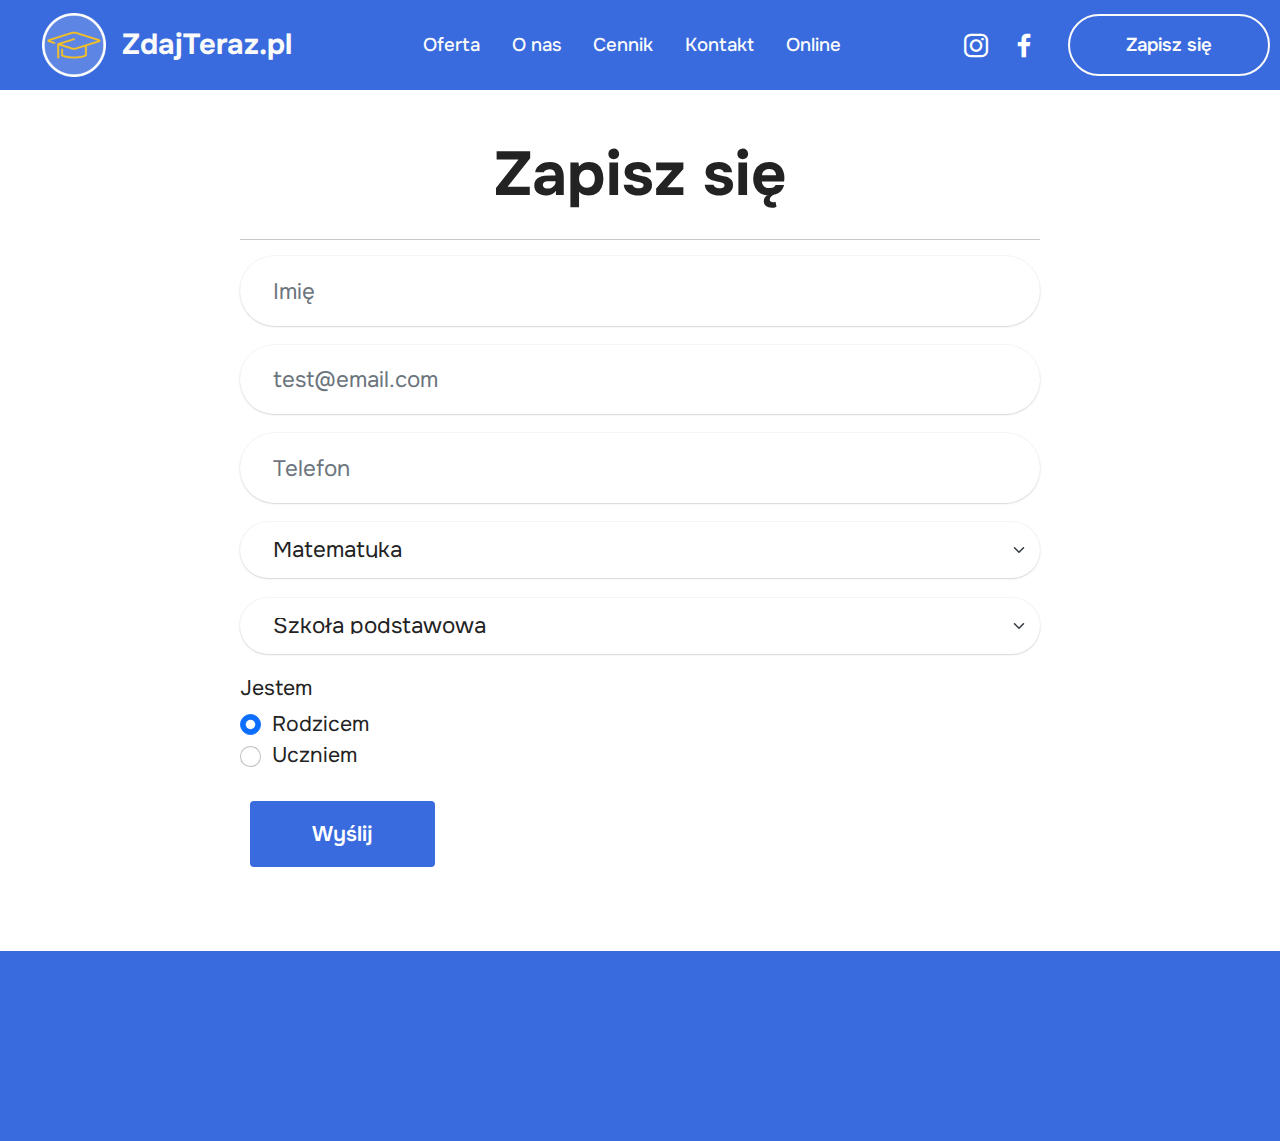
<file: zapiszsie.html>
<!DOCTYPE html>
<html  lang="pl">
<head>
  <!-- Site made with Mobirise Website Builder v5.9.6, https://mobirise.com -->
  <meta charset="UTF-8">
  <meta http-equiv="X-UA-Compatible" content="IE=edge">
  <meta name="generator" content="Mobirise v5.9.6, mobirise.com">
  <meta name="viewport" content="width=device-width, initial-scale=1, minimum-scale=1">
  <link rel="shortcut icon" href="assets/images/logo-2k-96x96.png" type="image/x-icon">
  <meta name="description" content="">
  
  
  <title>Zapisz się</title>
  <link rel="stylesheet" href="assets/web/assets/mobirise-icons2/mobirise2.css">
  <link rel="stylesheet" href="assets/bootstrap/css/bootstrap.min.css">
  <link rel="stylesheet" href="assets/bootstrap/css/bootstrap-grid.min.css">
  <link rel="stylesheet" href="assets/bootstrap/css/bootstrap-reboot.min.css">
  <link rel="stylesheet" href="assets/animatecss/animate.css">
  <link rel="stylesheet" href="assets/dropdown/css/style.css">
  <link rel="stylesheet" href="assets/socicon/css/styles.css">
  <link rel="stylesheet" href="assets/theme/css/style.css">
  <link rel="stylesheet" href="assets/recaptcha.css">
  <link rel="preload" href="https://fonts.googleapis.com/css?family=Onest:100,200,300,400,500,600,700,800,900&display=swap" as="style" onload="this.onload=null;this.rel='stylesheet'">
  <noscript><link rel="stylesheet" href="https://fonts.googleapis.com/css?family=Onest:100,200,300,400,500,600,700,800,900&display=swap"></noscript>
  <link rel="preload" as="style" href="assets/mobirise/css/mbr-additional.css"><link rel="stylesheet" href="assets/mobirise/css/mbr-additional.css" type="text/css">

  
  
  
</head>
<body>
  
  <section data-bs-version="5.1" class="tutorm5 menu menu1 cid-u2h3mNXCfK" once="menu" id="menu1-1i">
	

	<nav class="navbar navbar-dropdown opacityScrollOff navbar-fixed-top navbar-expand-lg">
		<div class="container">
			<div class="navbar-brand">
				<span class="navbar-logo">
					<a href="https://zdajteraz.pl">
						<img src="assets/images/logo-2k-96x96.png" alt="ZdajTeraz.pl" style="height: 4rem;">
					</a>
				</span>
				<span class="navbar-caption-wrap"><a class="navbar-caption text-white display-5" href="index.html">ZdajTeraz.pl</a></span>
			</div>
			<button class="navbar-toggler" type="button" data-toggle="collapse" data-bs-toggle="collapse" data-target="#navbarSupportedContent" data-bs-target="#navbarSupportedContent" aria-controls="navbarNavAltMarkup" aria-expanded="false" aria-label="Toggle navigation">
				<div class="hamburger">
					<span></span>
					<span></span>
					<span></span>
					<span></span>
				</div>
			</button>
			<div class="collapse navbar-collapse opacityScrollOff" id="navbarSupportedContent">
				<ul class="navbar-nav nav-dropdown" data-app-modern-menu="true"><li class="nav-item">
						<a class="nav-link link text-white text-primary display-4" href="oferta.html">Oferta</a>
					</li>
					<li class="nav-item"><a class="nav-link link text-white text-primary display-4" href="onas.html">O nas</a></li>
					<li class="nav-item">
						<a class="nav-link link text-white text-primary display-4" href="cennik.html" aria-expanded="false">Cennik</a>
					</li>
					<li class="nav-item">
						<a class="nav-link link text-white text-primary display-4" href="kontakt.html">Kontakt</a>
					</li><li class="nav-item"><a class="nav-link link text-white text-primary display-4" href="online.html">Online</a></li></ul>
				<div class="icons-menu">
					<a class="iconfont-wrapper" href="https://www.instagram.com/zdajteraz.pl/" target="_blank">
						<span class="p-2 mbr-iconfont socicon-instagram socicon" style="color: rgb(255, 255, 255); fill: rgb(255, 255, 255);"></span>
					</a>
					<a class="iconfont-wrapper" href="https://www.facebook.com/zdajteraz" target="_blank">
						<span class="p-2 mbr-iconfont socicon-facebook socicon" style="color: rgb(255, 255, 255); fill: rgb(255, 255, 255);"></span>
					</a>
					
					
				</div>
				<div class="navbar-buttons mbr-section-btn"><a class="btn btn-white-outline display-4" href="zapiszsie.html">Zapisz się</a></div>
			</div>
		</div>
	</nav>
</section>

<section class="form cid-u32kvZAjU3" id="formbuilder-1k">
    
    
    <div class="container">
        <div class="row">
            <div class="col-lg-8 mx-auto mbr-form" data-form-type="formoid">
<!--Formbuilder Form-->
<form action="https://mobirise.eu/" method="POST" class="mbr-form form-with-styler" data-form-title="Zapisz się"><input type="hidden" name="email" data-form-email="true" value="t+AUs+bYvLxu8EJvxtFf0BSc3eDmF3DVwm8F0OfabpEQw2TFWDs/K+6qlg3m1K2444K3xqyPsNKcrK2Y0viKVbWdqlq1kh1KfO4+A82fUd0ukPRgxnNbxc8GTMqfLnLg.qfFnsP893CloK0aROiYxT+g9BiMlY/e3Kd+86y70MWF+oQLXrrC5MP+BGh4gMLxxXxBRiAxuBqJ6+Jwdaa+o8R2TQU2K4VV1mUziT4/7swrx8IgsPU7IS2aes8+nzGhI">
<div class="form-row">
<div hidden="hidden" data-form-alert="" class="alert alert-success col-12">Dziękuje za wypełnienie formularza. Odzwonimy do ciebie jak najszybciej</div>
<div hidden="hidden" data-form-alert-danger="" class="alert alert-danger col-12">Oops...! some problem!</div>
</div>
<div class="dragArea row">
<div class="col-lg-12 col-md-12 col-sm-12">
<h2 class="mbr-fonts-style display-2"><strong>Zapisz się </strong></h2>
</div>
<div class="col-lg-12 col-md-12 col-sm-12">
<hr>
</div>
<div data-for="Imie" class="col-lg-12 col-md-12 col-sm-12 form-group">
<input type="text" name="Imie" placeholder="Imię" data-form-field="Imie" class="form-control display-7" required="required" value="" id="Imie-formbuilder-1k">
</div>
<div data-for="email" class="col-lg-12 col-md-12 col-sm-12 form-group">
<input type="email" name="email" placeholder="test@email.com" data-form-field="email" class="form-control display-7" required="required" value="" id="email-formbuilder-1k">
</div>
<div data-for="Telefon" class="col-lg-12 col-md-12 col-sm-12 form-group">
<input type="tel" name="Telefon" placeholder="Telefon" pattern="*" data-form-field="Telefon" class="form-control display-7" required="required" value="" id="Telefon-formbuilder-1k">
</div>
<div data-for="Przedmiot" class="col-lg-12 col-md-12 col-sm-12 form-group">
<select name="Przedmiot" data-form-field="Przedmiot" required="required" class="form-control form-select display-7" id="Przedmiot-formbuilder-1k">
<option value="Matematyka">Matematyka</option>
<option value="Informatyka">Informatyka</option>
<option value="Fizyka">Fizyka</option>
</select>
</div>
<div class="col-lg-12 col-md-12 col-sm-12 form-group" data-for="Poziom">
<select name="Poziom" data-form-field="Poziom" required="required" class="form-control form-select display-7" id="Poziom-formbuilder-1k">
<option value="Szkoła podstawowa">Szkoła podstawowa</option>
<option value="Szkoła średnia poziom podstawowy">Szkoła średnia poziom podstawowy</option>
<option value="Szkoła średnia poziom rozszerzona">Szkoła średnia poziom rozszerzona</option>
</select>
</div>
<div data-for="Uczeń / Rodzic" class="col-lg-12 col-md-12 col-sm-12 form-group">
<div class="form-control-label">
<label for="Uczeń / Rodzic-formbuilder-1k" class="mbr-fonts-style display-7">Jestem</label>
</div>
<div class="form-check ms-2">
<input type="radio" name="Uczeń / Rodzic" data-form-field="Uczeń / Rodzic" class="form-check-input display-7" value="Rodzicem" checked="" id="Uczeń / Rodzic-formbuilder-1k">
<label class="form-check-label display-7">Rodzicem</label>
</div>
<div class="form-check ms-2">
<input type="radio" name="Uczeń / Rodzic" data-form-field="Uczeń / Rodzic" class="form-check-input display-7" value="Uczniem" id="Uczeń / Rodzic-formbuilder-1k">
<label class="form-check-label display-7">Uczniem</label>
</div>
</div>
<div class="col-lg-3 col-md-12 col-sm-12"><button type="submit" class="w-100 w-100 w-100 w-100 w-100 btn btn-primary display-7">Wyślij</button></div>
</div>
</form><!--Formbuilder Form-->
</div>
        </div>
    </div>
</section>

<section data-bs-version="5.1" class="tutorm5 footer2 cid-u26yhKQiL4" once="footers" id="footer2-1j">

	

	
	

	<div class="container">
		<div class="row">
			<div class="col-12 col-lg-4 card">
				<div class="content-wrapper">
					<div class="title-wrapper">
						<div class="title-wrap">
							<img src="assets/images/logo-2k-96x96.png" alt="Mobirise">
							<h2 class="mbr-section-title mbr-fonts-style display-5"><strong>ZdajTeraz.pl</strong></h2>
						</div>
					</div>
					<p class="copyright mbr-fonts-style display-4">Copyright 2024 ZdajTeraz<br>Wszystkie prawa zastrzeżone</p>
				</div>

			</div>
			<div class="col-12 col-lg-4 col-md-6">
				<div class="list-wrapper">
					<h4 class="mbr-card-title mbr-fonts-style display-4">&nbsp;</h4>
					<ul class="list mbr-fonts-style display-7">
						<li class="item-wrap"><br><br></li>
					</ul>
				</div>
			</div>
			<div class="col-12 col-lg-4 col-md-6">
				<div class="list-wrapper">
					<h4 class="mbr-card-title mbr-fonts-style display-7"><strong>Kontakt</strong></h4>
					<ul class="list mbr-fonts-style display-4">
						<li class="item-wrap"><a href="mailto:kontakt@zdajteraz.pl" class="text-white">kontakt@zdajteraz.pl</a></li><li class="item-wrap"><a href="tel:733 723 899" class="text-white">+48 733 723 899</a></li>
					</ul>
				</div>
				<div class="social-wrapper pt-1">
					<div class="social-wrap">
						
						
						
						
					</div>
				</div>
			</div>


		</div>
	</div>
</section>


<script src="assets/bootstrap/js/bootstrap.bundle.min.js"></script>
  <script src="assets/smoothscroll/smooth-scroll.js"></script>
  <script src="assets/ytplayer/index.js"></script>
  <script src="assets/dropdown/js/navbar-dropdown.js"></script>
  <script src="assets/theme/js/script.js"></script>
  <script src="assets/formoid.min.js"></script>
  
  
  
  <input name="animation" type="hidden">
  </body>
</html>
</file>
<file: assets/web/assets/mobirise-icons2/mobirise2.css>
@font-face {
  font-family: 'Moririse2';
  font-display: swap;
  src:  url('mobirise2.eot?f2bix4');
  src:  url('mobirise2.eot?f2bix4#iefix') format('embedded-opentype'),
    url('mobirise2.ttf?f2bix4') format('truetype'),
    url('mobirise2.woff?f2bix4') format('woff'),
    url('mobirise2.svg?f2bix4#mobirise2') format('svg');
  font-weight: normal;
  font-style: normal;
}

[class^="mobi-"], [class*=" mobi-"] {
  /* use !important to prevent issues with browser extensions that change fonts */
  font-family: 'Moririse2' !important;
  speak: none;
  font-style: normal;
  font-weight: normal;
  font-variant: normal;
  text-transform: none;
  line-height: 1;

  /* Better Font Rendering =========== */
  -webkit-font-smoothing: antialiased;
  -moz-osx-font-smoothing: grayscale;
}

.mobi-mbri-add-submenu:before {
  content: "\e900";
}
.mobi-mbri-alert:before {
  content: "\e901";
}
.mobi-mbri-align-center:before {
  content: "\e902";
}
.mobi-mbri-align-justify:before {
  content: "\e903";
}
.mobi-mbri-align-left:before {
  content: "\e904";
}
.mobi-mbri-align-right:before {
  content: "\e905";
}
.mobi-mbri-android:before {
  content: "\e906";
}
.mobi-mbri-apple:before {
  content: "\e907";
}
.mobi-mbri-arrow-down:before {
  content: "\e908";
}
.mobi-mbri-arrow-next:before {
  content: "\e909";
}
.mobi-mbri-arrow-prev:before {
  content: "\e90a";
}
.mobi-mbri-arrow-up:before {
  content: "\e90b";
}
.mobi-mbri-bold:before {
  content: "\e90c";
}
.mobi-mbri-bookmark:before {
  content: "\e90d";
}
.mobi-mbri-bootstrap:before {
  content: "\e90e";
}
.mobi-mbri-briefcase:before {
  content: "\e90f";
}
.mobi-mbri-browse:before {
  content: "\e910";
}
.mobi-mbri-bulleted-list:before {
  content: "\e911";
}
.mobi-mbri-calendar:before {
  content: "\e912";
}
.mobi-mbri-camera:before {
  content: "\e913";
}
.mobi-mbri-cart-add:before {
  content: "\e914";
}
.mobi-mbri-cart-full:before {
  content: "\e915";
}
.mobi-mbri-cash:before {
  content: "\e916";
}
.mobi-mbri-change-style:before {
  content: "\e917";
}
.mobi-mbri-chat:before {
  content: "\e918";
}
.mobi-mbri-clock:before {
  content: "\e919";
}
.mobi-mbri-close:before {
  content: "\e91a";
}
.mobi-mbri-cloud:before {
  content: "\e91b";
}
.mobi-mbri-code:before {
  content: "\e91c";
}
.mobi-mbri-contact-form:before {
  content: "\e91d";
}
.mobi-mbri-credit-card:before {
  content: "\e91e";
}
.mobi-mbri-cursor-click:before {
  content: "\e91f";
}
.mobi-mbri-cust-feedback:before {
  content: "\e920";
}
.mobi-mbri-database:before {
  content: "\e921";
}
.mobi-mbri-delivery:before {
  content: "\e922";
}
.mobi-mbri-desktop:before {
  content: "\e923";
}
.mobi-mbri-devices:before {
  content: "\e924";
}
.mobi-mbri-down:before {
  content: "\e925";
}
.mobi-mbri-download-2:before {
  content: "\e926";
}
.mobi-mbri-download:before {
  content: "\e927";
}
.mobi-mbri-drag-n-drop-2:before {
  content: "\e928";
}
.mobi-mbri-drag-n-drop:before {
  content: "\e929";
}
.mobi-mbri-edit-2:before {
  content: "\e92a";
}
.mobi-mbri-edit:before {
  content: "\e92b";
}
.mobi-mbri-error:before {
  content: "\e92c";
}
.mobi-mbri-extension:before {
  content: "\e92d";
}
.mobi-mbri-features:before {
  content: "\e92e";
}
.mobi-mbri-file:before {
  content: "\e92f";
}
.mobi-mbri-flag:before {
  content: "\e930";
}
.mobi-mbri-folder:before {
  content: "\e931";
}
.mobi-mbri-gift:before {
  content: "\e932";
}
.mobi-mbri-github:before {
  content: "\e933";
}
.mobi-mbri-globe-2:before {
  content: "\e934";
}
.mobi-mbri-globe:before {
  content: "\e935";
}
.mobi-mbri-growing-chart:before {
  content: "\e936";
}
.mobi-mbri-hearth:before {
  content: "\e937";
}
.mobi-mbri-help:before {
  content: "\e938";
}
.mobi-mbri-home:before {
  content: "\e939";
}
.mobi-mbri-hot-cup:before {
  content: "\e93a";
}
.mobi-mbri-idea:before {
  content: "\e93b";
}
.mobi-mbri-image-gallery:before {
  content: "\e93c";
}
.mobi-mbri-image-slider:before {
  content: "\e93d";
}
.mobi-mbri-info:before {
  content: "\e93e";
}
.mobi-mbri-italic:before {
  content: "\e93f";
}
.mobi-mbri-key:before {
  content: "\e940";
}
.mobi-mbri-laptop:before {
  content: "\e941";
}
.mobi-mbri-layers:before {
  content: "\e942";
}
.mobi-mbri-left-right:before {
  content: "\e943";
}
.mobi-mbri-left:before {
  content: "\e944";
}
.mobi-mbri-letter:before {
  content: "\e945";
}
.mobi-mbri-like:before {
  content: "\e946";
}
.mobi-mbri-link:before {
  content: "\e947";
}
.mobi-mbri-lock:before {
  content: "\e948";
}
.mobi-mbri-login:before {
  content: "\e949";
}
.mobi-mbri-logout:before {
  content: "\e94a";
}
.mobi-mbri-magic-stick:before {
  content: "\e94b";
}
.mobi-mbri-map-pin:before {
  content: "\e94c";
}
.mobi-mbri-menu:before {
  content: "\e94d";
}
.mobi-mbri-mobile-2:before {
  content: "\e94e";
}
.mobi-mbri-mobile-horizontal:before {
  content: "\e94f";
}
.mobi-mbri-mobile:before {
  content: "\e950";
}
.mobi-mbri-mobirise:before {
  content: "\e951";
}
.mobi-mbri-more-horizontal:before {
  content: "\e952";
}
.mobi-mbri-more-vertical:before {
  content: "\e953";
}
.mobi-mbri-music:before {
  content: "\e954";
}
.mobi-mbri-new-file:before {
  content: "\e955";
}
.mobi-mbri-numbered-list:before {
  content: "\e956";
}
.mobi-mbri-opened-folder:before {
  content: "\e957";
}
.mobi-mbri-pages:before {
  content: "\e958";
}
.mobi-mbri-paper-plane:before {
  content: "\e959";
}
.mobi-mbri-paperclip:before {
  content: "\e95a";
}
.mobi-mbri-phone:before {
  content: "\e95b";
}
.mobi-mbri-photo:before {
  content: "\e95c";
}
.mobi-mbri-photos:before {
  content: "\e95d";
}
.mobi-mbri-pin:before {
  content: "\e95e";
}
.mobi-mbri-play:before {
  content: "\e95f";
}
.mobi-mbri-plus:before {
  content: "\e960";
}
.mobi-mbri-preview:before {
  content: "\e961";
}
.mobi-mbri-print:before {
  content: "\e962";
}
.mobi-mbri-protect:before {
  content: "\e963";
}
.mobi-mbri-question:before {
  content: "\e964";
}
.mobi-mbri-quote-left:before {
  content: "\e965";
}
.mobi-mbri-quote-right:before {
  content: "\e966";
}
.mobi-mbri-redo:before {
  content: "\e967";
}
.mobi-mbri-refresh:before {
  content: "\e968";
}
.mobi-mbri-responsive-2:before {
  content: "\e969";
}
.mobi-mbri-responsive:before {
  content: "\e96a";
}
.mobi-mbri-right:before {
  content: "\e96b";
}
.mobi-mbri-rocket:before {
  content: "\e96c";
}
.mobi-mbri-sad-face:before {
  content: "\e96d";
}
.mobi-mbri-sale:before {
  content: "\e96e";
}
.mobi-mbri-save:before {
  content: "\e96f";
}
.mobi-mbri-search:before {
  content: "\e970";
}
.mobi-mbri-setting-2:before {
  content: "\e971";
}
.mobi-mbri-setting-3:before {
  content: "\e972";
}
.mobi-mbri-setting:before {
  content: "\e973";
}
.mobi-mbri-share:before {
  content: "\e974";
}
.mobi-mbri-shopping-bag:before {
  content: "\e975";
}
.mobi-mbri-shopping-basket:before {
  content: "\e976";
}
.mobi-mbri-shopping-cart:before {
  content: "\e977";
}
.mobi-mbri-sites:before {
  content: "\e978";
}
.mobi-mbri-smile-face:before {
  content: "\e979";
}
.mobi-mbri-speed:before {
  content: "\e97a";
}
.mobi-mbri-star:before {
  content: "\e97b";
}
.mobi-mbri-success:before {
  content: "\e97c";
}
.mobi-mbri-sun:before {
  content: "\e97d";
}
.mobi-mbri-sun2:before {
  content: "\e97e";
}
.mobi-mbri-tablet-vertical:before {
  content: "\e97f";
}
.mobi-mbri-tablet:before {
  content: "\e980";
}
.mobi-mbri-target:before {
  content: "\e981";
}
.mobi-mbri-timer:before {
  content: "\e982";
}
.mobi-mbri-to-ftp:before {
  content: "\e983";
}
.mobi-mbri-to-local-drive:before {
  content: "\e984";
}
.mobi-mbri-touch-swipe:before {
  content: "\e985";
}
.mobi-mbri-touch:before {
  content: "\e986";
}
.mobi-mbri-trash:before {
  content: "\e987";
}
.mobi-mbri-underline:before {
  content: "\e988";
}
.mobi-mbri-undo:before {
  content: "\e989";
}
.mobi-mbri-unlink:before {
  content: "\e98a";
}
.mobi-mbri-unlock:before {
  content: "\e98b";
}
.mobi-mbri-up-down:before {
  content: "\e98c";
}
.mobi-mbri-up:before {
  content: "\e98d";
}
.mobi-mbri-update:before {
  content: "\e98e";
}
.mobi-mbri-upload-2:before {
  content: "\e98f";
}
.mobi-mbri-upload:before {
  content: "\e990";
}
.mobi-mbri-user-2:before {
  content: "\e991";
}
.mobi-mbri-user:before {
  content: "\e992";
}
.mobi-mbri-users:before {
  content: "\e993";
}
.mobi-mbri-video-play:before {
  content: "\e994";
}
.mobi-mbri-video:before {
  content: "\e995";
}
.mobi-mbri-watch:before {
  content: "\e996";
}
.mobi-mbri-website-theme-2:before {
  content: "\e997";
}
.mobi-mbri-website-theme:before {
  content: "\e998";
}
.mobi-mbri-wifi:before {
  content: "\e999";
}
.mobi-mbri-windows:before {
  content: "\e99a";
}
.mobi-mbri-zoom-in:before {
  content: "\e99b";
}
.mobi-mbri-zoom-out:before {
  content: "\e99c";
}
</file>
<file: assets/parallax/jarallax.css>
.jarallax {
    position: relative;
    z-index: 0;
}
.jarallax > .jarallax-img {
    position: absolute;
    object-fit: cover;
    /* support for plugin https://github.com/bfred-it/object-fit-images */
    font-family: 'object-fit: cover;';
    top: 0;
    left: 0;
    width: 100%;
    height: 100%;
    z-index: -1;
}
</file>
<file: assets/dropdown/css/style.css>
.navbar-dropdown {
  left: 0;
  padding: 0;
  position: absolute;
  right: 0;
  top: 0;
  transition: all 0.45s ease;
  z-index: 1030;
  background: #282828; }
  .navbar-dropdown .navbar-logo {
    margin-right: 0.8rem;
    transition: margin 0.3s ease-in-out;
    vertical-align: middle; }
    .navbar-dropdown .navbar-logo img {
      height: 3.125rem;
      transition: all 0.3s ease-in-out; }
    .navbar-dropdown .navbar-logo.mbr-iconfont {
      font-size: 3.125rem;
      line-height: 3.125rem; }
  .navbar-dropdown .navbar-caption {
    font-weight: 700;
    white-space: normal;
    vertical-align: -4px;
    line-height: 3.125rem !important; }
    .navbar-dropdown .navbar-caption, .navbar-dropdown .navbar-caption:hover {
      color: inherit;
      text-decoration: none; }
  .navbar-dropdown .mbr-iconfont + .navbar-caption {
    vertical-align: -1px; }
  .navbar-dropdown.navbar-fixed-top {
    position: fixed; }
  .navbar-dropdown .navbar-brand span {
    vertical-align: -4px; }
  .navbar-dropdown.bg-color.transparent {
    background: none; }
  .navbar-dropdown.navbar-short .navbar-brand {
    padding: 0.625rem 0; }
    .navbar-dropdown.navbar-short .navbar-brand span {
      vertical-align: -1px; }
  .navbar-dropdown.navbar-short .navbar-caption {
    line-height: 2.375rem !important;
    vertical-align: -2px; }
  .navbar-dropdown.navbar-short .navbar-logo {
    margin-right: 0.5rem; }
    .navbar-dropdown.navbar-short .navbar-logo img {
      height: 2.375rem; }
    .navbar-dropdown.navbar-short .navbar-logo.mbr-iconfont {
      font-size: 2.375rem;
      line-height: 2.375rem; }
  .navbar-dropdown.navbar-short .mbr-table-cell {
    height: 3.625rem; }
  .navbar-dropdown .navbar-close {
    left: 0.6875rem;
    position: fixed;
    top: 0.75rem;
    z-index: 1000; }
  .navbar-dropdown .hamburger-icon {
    content: "";
    display: inline-block;
    vertical-align: middle;
    width: 16px;
    -webkit-box-shadow: 0 -6px 0 1px #282828,0 0 0 1px #282828,0 6px 0 1px #282828;
    -moz-box-shadow: 0 -6px 0 1px #282828,0 0 0 1px #282828,0 6px 0 1px #282828;
    box-shadow: 0 -6px 0 1px #282828,0 0 0 1px #282828,0 6px 0 1px #282828; }

.dropdown-menu .dropdown-toggle[data-toggle="dropdown-submenu"]::after {
  border-bottom: 0.35em solid transparent;
  border-left: 0.35em solid;
  border-right: 0;
  border-top: 0.35em solid transparent;
  margin-left: 0.3rem; }

.dropdown-menu .dropdown-item:focus {
  outline: 0; }

.nav-dropdown {
  font-size: 0.75rem;
  font-weight: 500;
  height: auto !important; }
  .nav-dropdown .nav-btn {
    padding-left: 1rem; }
  .nav-dropdown .link {
    margin: .667em 1.667em;
    font-weight: 500;
    padding: 0;
    transition: color .2s ease-in-out; }
    .nav-dropdown .link.dropdown-toggle {
      margin-right: 2.583em; }
      .nav-dropdown .link.dropdown-toggle::after {
        margin-left: .25rem;
        border-top: 0.35em solid;
        border-right: 0.35em solid transparent;
        border-left: 0.35em solid transparent;
        border-bottom: 0; }
      .nav-dropdown .link.dropdown-toggle[aria-expanded="true"] {
        margin: 0;
        padding: 0.667em 3.263em  0.667em 1.667em; }
  .nav-dropdown .link::after,
  .nav-dropdown .dropdown-item::after {
    color: inherit; }
  .nav-dropdown .btn {
    font-size: 0.75rem;
    font-weight: 700;
    letter-spacing: 0;
    margin-bottom: 0;
    padding-left: 1.25rem;
    padding-right: 1.25rem; }
  .nav-dropdown .dropdown-menu {
    border-radius: 0;
    border: 0;
    left: 0;
    margin: 0;
    padding-bottom: 1.25rem;
    padding-top: 1.25rem;
    position: relative; }
  .nav-dropdown .dropdown-submenu {
    margin-left: 0.125rem;
    top: 0; }
  .nav-dropdown .dropdown-item {
    font-weight: 500;
    line-height: 2;
    padding: 0.3846em 4.615em 0.3846em 1.5385em;
    position: relative;
    transition: color .2s ease-in-out, background-color .2s ease-in-out; }
    .nav-dropdown .dropdown-item::after {
      margin-top: -0.3077em;
      position: absolute;
      right: 1.1538em;
      top: 50%; }
    .nav-dropdown .dropdown-item:focus, .nav-dropdown .dropdown-item:hover {
      background: none; }

@media (max-width: 767px) {
  .nav-dropdown.navbar-toggleable-sm {
    bottom: 0;
    display: none;
    left: 0;
    overflow-x: hidden;
    position: fixed;
    top: 0;
    transform: translateX(-100%);
    -ms-transform: translateX(-100%);
    -webkit-transform: translateX(-100%);
    width: 18.75rem;
    z-index: 999; } }
.nav-dropdown.navbar-toggleable-xl {
  bottom: 0;
  display: none;
  left: 0;
  overflow-x: hidden;
  position: fixed;
  top: 0;
  transform: translateX(-100%);
  -ms-transform: translateX(-100%);
  -webkit-transform: translateX(-100%);
  width: 18.75rem;
  z-index: 999; }

.nav-dropdown-sm {
  display: block !important;
  overflow-x: hidden;
  overflow: auto;
  padding-top: 3.875rem; }
  .nav-dropdown-sm::after {
    content: "";
    display: block;
    height: 3rem;
    width: 100%; }
  .nav-dropdown-sm.collapse.in ~ .navbar-close {
    display: block !important; }
  .nav-dropdown-sm.collapsing, .nav-dropdown-sm.collapse.in {
    transform: translateX(0);
    -ms-transform: translateX(0);
    -webkit-transform: translateX(0);
    transition: all 0.25s ease-out;
    -webkit-transition: all 0.25s ease-out;
    background: #282828; }
  .nav-dropdown-sm.collapsing[aria-expanded="false"] {
    transform: translateX(-100%);
    -ms-transform: translateX(-100%);
    -webkit-transform: translateX(-100%); }
  .nav-dropdown-sm .nav-item {
    display: block;
    margin-left: 0 !important;
    padding-left: 0; }
  .nav-dropdown-sm .link,
  .nav-dropdown-sm .dropdown-item {
    border-top: 1px dotted rgba(255, 255, 255, 0.1);
    font-size: 0.8125rem;
    line-height: 1.6;
    margin: 0 !important;
    padding: 0.875rem 2.4rem 0.875rem 1.5625rem !important;
    position: relative;
    white-space: normal; }
    .nav-dropdown-sm .link:focus, .nav-dropdown-sm .link:hover,
    .nav-dropdown-sm .dropdown-item:focus,
    .nav-dropdown-sm .dropdown-item:hover {
      background: rgba(0, 0, 0, 0.2) !important;
      color: #c0a375; }
  .nav-dropdown-sm .nav-btn {
    position: relative;
    padding: 1.5625rem 1.5625rem 0 1.5625rem; }
    .nav-dropdown-sm .nav-btn::before {
      border-top: 1px dotted rgba(255, 255, 255, 0.1);
      content: "";
      left: 0;
      position: absolute;
      top: 0;
      width: 100%; }
    .nav-dropdown-sm .nav-btn + .nav-btn {
      padding-top: 0.625rem; }
      .nav-dropdown-sm .nav-btn + .nav-btn::before {
        display: none; }
  .nav-dropdown-sm .btn {
    padding: 0.625rem 0; }
  .nav-dropdown-sm .dropdown-toggle[data-toggle="dropdown-submenu"]::after {
    margin-left: .25rem;
    border-top: 0.35em solid;
    border-right: 0.35em solid transparent;
    border-left: 0.35em solid transparent;
    border-bottom: 0; }
  .nav-dropdown-sm .dropdown-toggle[data-toggle="dropdown-submenu"][aria-expanded="true"]::after {
    border-top: 0;
    border-right: 0.35em solid transparent;
    border-left: 0.35em solid transparent;
    border-bottom: 0.35em solid; }
  .nav-dropdown-sm .dropdown-menu {
    margin: 0;
    padding: 0;
    position: relative;
    top: 0;
    left: 0;
    width: 100%;
    border: 0;
    float: none;
    border-radius: 0;
    background: none; }
  .nav-dropdown-sm .dropdown-submenu {
    left: 100%;
    margin-left: 0.125rem;
    margin-top: -1.25rem;
    top: 0; }

.navbar-toggleable-sm .nav-dropdown .dropdown-menu {
  position: absolute; }

.navbar-toggleable-sm .nav-dropdown .dropdown-submenu {
  left: 100%;
  margin-left: 0.125rem;
  margin-top: -1.25rem;
  top: 0; }

.navbar-toggleable-sm.opened .nav-dropdown .dropdown-menu {
  position: relative; }

.navbar-toggleable-sm.opened .nav-dropdown .dropdown-submenu {
  left: 0;
  margin-left: 00rem;
  margin-top: 0rem;
  top: 0; }

.is-builder .nav-dropdown.collapsing {
  transition: none !important; }
</file>
<file: assets/socicon/css/styles.css>
@charset "UTF-8";

@font-face {
  font-family: 'Socicon';
  src:  url('../fonts/socicon.eot');
  src:  url('../fonts/socicon.eot?#iefix') format('embedded-opentype'),
    url('../fonts/socicon.woff2') format('woff2'),
    url('../fonts/socicon.ttf') format('truetype'),
    url('../fonts/socicon.woff') format('woff'),
    url('../fonts/socicon.svg#socicon') format('svg');
  font-weight: normal;
  font-style: normal;
  font-display: swap;
}

[data-icon]:before {
  font-family: "socicon" !important;
  content: attr(data-icon);
  font-style: normal !important;
  font-weight: normal !important;
  font-variant: normal !important;
  text-transform: none !important;
  speak: none;
  line-height: 1;
  -webkit-font-smoothing: antialiased;
  -moz-osx-font-smoothing: grayscale;
}

[class^="socicon-"], [class*=" socicon-"] {
  /* use !important to prevent issues with browser extensions that change fonts */
  font-family: 'Socicon' !important;
  speak: none;
  font-style: normal;
  font-weight: normal;
  font-variant: normal;
  text-transform: none;
  line-height: 1;

  /* Better Font Rendering =========== */
  -webkit-font-smoothing: antialiased;
  -moz-osx-font-smoothing: grayscale;
}

.socicon-eitaa:before {
  content: "\e97c";
}
.socicon-soroush:before {
  content: "\e97d";
}
.socicon-bale:before {
  content: "\e97e";
}
.socicon-zazzle:before {
  content: "\e97b";
}
.socicon-society6:before {
  content: "\e97a";
}
.socicon-redbubble:before {
  content: "\e979";
}
.socicon-avvo:before {
  content: "\e978";
}
.socicon-stitcher:before {
  content: "\e977";
}
.socicon-googlehangouts:before {
  content: "\e974";
}
.socicon-dlive:before {
  content: "\e975";
}
.socicon-vsco:before {
  content: "\e976";
}
.socicon-flipboard:before {
  content: "\e973";
}
.socicon-ubuntu:before {
  content: "\e958";
}
.socicon-artstation:before {
  content: "\e959";
}
.socicon-invision:before {
  content: "\e95a";
}
.socicon-torial:before {
  content: "\e95b";
}
.socicon-collectorz:before {
  content: "\e95c";
}
.socicon-seenthis:before {
  content: "\e95d";
}
.socicon-googleplaymusic:before {
  content: "\e95e";
}
.socicon-debian:before {
  content: "\e95f";
}
.socicon-filmfreeway:before {
  content: "\e960";
}
.socicon-gnome:before {
  content: "\e961";
}
.socicon-itchio:before {
  content: "\e962";
}
.socicon-jamendo:before {
  content: "\e963";
}
.socicon-mix:before {
  content: "\e964";
}
.socicon-sharepoint:before {
  content: "\e965";
}
.socicon-tinder:before {
  content: "\e966";
}
.socicon-windguru:before {
  content: "\e967";
}
.socicon-cdbaby:before {
  content: "\e968";
}
.socicon-elementaryos:before {
  content: "\e969";
}
.socicon-stage32:before {
  content: "\e96a";
}
.socicon-tiktok:before {
  content: "\e96b";
}
.socicon-gitter:before {
  content: "\e96c";
}
.socicon-letterboxd:before {
  content: "\e96d";
}
.socicon-threema:before {
  content: "\e96e";
}
.socicon-splice:before {
  content: "\e96f";
}
.socicon-metapop:before {
  content: "\e970";
}
.socicon-naver:before {
  content: "\e971";
}
.socicon-remote:before {
  content: "\e972";
}
.socicon-internet:before {
  content: "\e957";
}
.socicon-moddb:before {
  content: "\e94b";
}
.socicon-indiedb:before {
  content: "\e94c";
}
.socicon-traxsource:before {
  content: "\e94d";
}
.socicon-gamefor:before {
  content: "\e94e";
}
.socicon-pixiv:before {
  content: "\e94f";
}
.socicon-myanimelist:before {
  content: "\e950";
}
.socicon-blackberry:before {
  content: "\e951";
}
.socicon-wickr:before {
  content: "\e952";
}
.socicon-spip:before {
  content: "\e953";
}
.socicon-napster:before {
  content: "\e954";
}
.socicon-beatport:before {
  content: "\e955";
}
.socicon-hackerone:before {
  content: "\e956";
}
.socicon-hackernews:before {
  content: "\e946";
}
.socicon-smashwords:before {
  content: "\e947";
}
.socicon-kobo:before {
  content: "\e948";
}
.socicon-bookbub:before {
  content: "\e949";
}
.socicon-mailru:before {
  content: "\e94a";
}
.socicon-gitlab:before {
  content: "\e945";
}
.socicon-instructables:before {
  content: "\e944";
}
.socicon-portfolio:before {
  content: "\e943";
}
.socicon-codered:before {
  content: "\e940";
}
.socicon-origin:before {
  content: "\e941";
}
.socicon-nextdoor:before {
  content: "\e942";
}
.socicon-udemy:before {
  content: "\e93f";
}
.socicon-livemaster:before {
  content: "\e93e";
}
.socicon-crunchbase:before {
  content: "\e93b";
}
.socicon-homefy:before {
  content: "\e93c";
}
.socicon-calendly:before {
  content: "\e93d";
}
.socicon-realtor:before {
  content: "\e90f";
}
.socicon-tidal:before {
  content: "\e910";
}
.socicon-qobuz:before {
  content: "\e911";
}
.socicon-natgeo:before {
  content: "\e912";
}
.socicon-mastodon:before {
  content: "\e913";
}
.socicon-unsplash:before {
  content: "\e914";
}
.socicon-homeadvisor:before {
  content: "\e915";
}
.socicon-angieslist:before {
  content: "\e916";
}
.socicon-codepen:before {
  content: "\e917";
}
.socicon-slack:before {
  content: "\e918";
}
.socicon-openaigym:before {
  content: "\e919";
}
.socicon-logmein:before {
  content: "\e91a";
}
.socicon-fiverr:before {
  content: "\e91b";
}
.socicon-gotomeeting:before {
  content: "\e91c";
}
.socicon-aliexpress:before {
  content: "\e91d";
}
.socicon-guru:before {
  content: "\e91e";
}
.socicon-appstore:before {
  content: "\e91f";
}
.socicon-homes:before {
  content: "\e920";
}
.socicon-zoom:before {
  content: "\e921";
}
.socicon-alibaba:before {
  content: "\e922";
}
.socicon-craigslist:before {
  content: "\e923";
}
.socicon-wix:before {
  content: "\e924";
}
.socicon-redfin:before {
  content: "\e925";
}
.socicon-googlecalendar:before {
  content: "\e926";
}
.socicon-shopify:before {
  content: "\e927";
}
.socicon-freelancer:before {
  content: "\e928";
}
.socicon-seedrs:before {
  content: "\e929";
}
.socicon-bing:before {
  content: "\e92a";
}
.socicon-doodle:before {
  content: "\e92b";
}
.socicon-bonanza:before {
  content: "\e92c";
}
.socicon-squarespace:before {
  content: "\e92d";
}
.socicon-toptal:before {
  content: "\e92e";
}
.socicon-gust:before {
  content: "\e92f";
}
.socicon-ask:before {
  content: "\e930";
}
.socicon-trulia:before {
  content: "\e931";
}
.socicon-loomly:before {
  content: "\e932";
}
.socicon-ghost:before {
  content: "\e933";
}
.socicon-upwork:before {
  content: "\e934";
}
.socicon-fundable:before {
  content: "\e935";
}
.socicon-booking:before {
  content: "\e936";
}
.socicon-googlemaps:before {
  content: "\e937";
}
.socicon-zillow:before {
  content: "\e938";
}
.socicon-niconico:before {
  content: "\e939";
}
.socicon-toneden:before {
  content: "\e93a";
}
.socicon-augment:before {
  content: "\e908";
}
.socicon-bitbucket:before {
  content: "\e909";
}
.socicon-fyuse:before {
  content: "\e90a";
}
.socicon-yt-gaming:before {
  content: "\e90b";
}
.socicon-sketchfab:before {
  content: "\e90c";
}
.socicon-mobcrush:before {
  content: "\e90d";
}
.socicon-microsoft:before {
  content: "\e90e";
}
.socicon-pandora:before {
  content: "\e907";
}
.socicon-messenger:before {
  content: "\e906";
}
.socicon-gamewisp:before {
  content: "\e905";
}
.socicon-bloglovin:before {
  content: "\e904";
}
.socicon-tunein:before {
  content: "\e903";
}
.socicon-gamejolt:before {
  content: "\e901";
}
.socicon-trello:before {
  content: "\e902";
}
.socicon-spreadshirt:before {
  content: "\e900";
}
.socicon-500px:before {
  content: "\e000";
}
.socicon-8tracks:before {
  content: "\e001";
}
.socicon-airbnb:before {
  content: "\e002";
}
.socicon-alliance:before {
  content: "\e003";
}
.socicon-amazon:before {
  content: "\e004";
}
.socicon-amplement:before {
  content: "\e005";
}
.socicon-android:before {
  content: "\e006";
}
.socicon-angellist:before {
  content: "\e007";
}
.socicon-apple:before {
  content: "\e008";
}
.socicon-appnet:before {
  content: "\e009";
}
.socicon-baidu:before {
  content: "\e00a";
}
.socicon-bandcamp:before {
  content: "\e00b";
}
.socicon-battlenet:before {
  content: "\e00c";
}
.socicon-mixer:before {
  content: "\e00d";
}
.socicon-bebee:before {
  content: "\e00e";
}
.socicon-bebo:before {
  content: "\e00f";
}
.socicon-behance:before {
  content: "\e010";
}
.socicon-blizzard:before {
  content: "\e011";
}
.socicon-blogger:before {
  content: "\e012";
}
.socicon-buffer:before {
  content: "\e013";
}
.socicon-chrome:before {
  content: "\e014";
}
.socicon-coderwall:before {
  content: "\e015";
}
.socicon-curse:before {
  content: "\e016";
}
.socicon-dailymotion:before {
  content: "\e017";
}
.socicon-deezer:before {
  content: "\e018";
}
.socicon-delicious:before {
  content: "\e019";
}
.socicon-deviantart:before {
  content: "\e01a";
}
.socicon-diablo:before {
  content: "\e01b";
}
.socicon-digg:before {
  content: "\e01c";
}
.socicon-discord:before {
  content: "\e01d";
}
.socicon-disqus:before {
  content: "\e01e";
}
.socicon-douban:before {
  content: "\e01f";
}
.socicon-draugiem:before {
  content: "\e020";
}
.socicon-dribbble:before {
  content: "\e021";
}
.socicon-drupal:before {
  content: "\e022";
}
.socicon-ebay:before {
  content: "\e023";
}
.socicon-ello:before {
  content: "\e024";
}
.socicon-endomodo:before {
  content: "\e025";
}
.socicon-envato:before {
  content: "\e026";
}
.socicon-etsy:before {
  content: "\e027";
}
.socicon-facebook:before {
  content: "\e028";
}
.socicon-feedburner:before {
  content: "\e029";
}
.socicon-filmweb:before {
  content: "\e02a";
}
.socicon-firefox:before {
  content: "\e02b";
}
.socicon-flattr:before {
  content: "\e02c";
}
.socicon-flickr:before {
  content: "\e02d";
}
.socicon-formulr:before {
  content: "\e02e";
}
.socicon-forrst:before {
  content: "\e02f";
}
.socicon-foursquare:before {
  content: "\e030";
}
.socicon-friendfeed:before {
  content: "\e031";
}
.socicon-github:before {
  content: "\e032";
}
.socicon-goodreads:before {
  content: "\e033";
}
.socicon-google:before {
  content: "\e034";
}
.socicon-googlescholar:before {
  content: "\e035";
}
.socicon-googlegroups:before {
  content: "\e036";
}
.socicon-googlephotos:before {
  content: "\e037";
}
.socicon-googleplus:before {
  content: "\e038";
}
.socicon-grooveshark:before {
  content: "\e039";
}
.socicon-hackerrank:before {
  content: "\e03a";
}
.socicon-hearthstone:before {
  content: "\e03b";
}
.socicon-hellocoton:before {
  content: "\e03c";
}
.socicon-heroes:before {
  content: "\e03d";
}
.socicon-smashcast:before {
  content: "\e03e";
}
.socicon-horde:before {
  content: "\e03f";
}
.socicon-houzz:before {
  content: "\e040";
}
.socicon-icq:before {
  content: "\e041";
}
.socicon-identica:before {
  content: "\e042";
}
.socicon-imdb:before {
  content: "\e043";
}
.socicon-instagram:before {
  content: "\e044";
}
.socicon-issuu:before {
  content: "\e045";
}
.socicon-istock:before {
  content: "\e046";
}
.socicon-itunes:before {
  content: "\e047";
}
.socicon-keybase:before {
  content: "\e048";
}
.socicon-lanyrd:before {
  content: "\e049";
}
.socicon-lastfm:before {
  content: "\e04a";
}
.socicon-line:before {
  content: "\e04b";
}
.socicon-linkedin:before {
  content: "\e04c";
}
.socicon-livejournal:before {
  content: "\e04d";
}
.socicon-lyft:before {
  content: "\e04e";
}
.socicon-macos:before {
  content: "\e04f";
}
.socicon-mail:before {
  content: "\e050";
}
.socicon-medium:before {
  content: "\e051";
}
.socicon-meetup:before {
  content: "\e052";
}
.socicon-mixcloud:before {
  content: "\e053";
}
.socicon-modelmayhem:before {
  content: "\e054";
}
.socicon-mumble:before {
  content: "\e055";
}
.socicon-myspace:before {
  content: "\e056";
}
.socicon-newsvine:before {
  content: "\e057";
}
.socicon-nintendo:before {
  content: "\e058";
}
.socicon-npm:before {
  content: "\e059";
}
.socicon-odnoklassniki:before {
  content: "\e05a";
}
.socicon-openid:before {
  content: "\e05b";
}
.socicon-opera:before {
  content: "\e05c";
}
.socicon-outlook:before {
  content: "\e05d";
}
.socicon-overwatch:before {
  content: "\e05e";
}
.socicon-patreon:before {
  content: "\e05f";
}
.socicon-paypal:before {
  content: "\e060";
}
.socicon-periscope:before {
  content: "\e061";
}
.socicon-persona:before {
  content: "\e062";
}
.socicon-pinterest:before {
  content: "\e063";
}
.socicon-play:before {
  content: "\e064";
}
.socicon-player:before {
  content: "\e065";
}
.socicon-playstation:before {
  content: "\e066";
}
.socicon-pocket:before {
  content: "\e067";
}
.socicon-qq:before {
  content: "\e068";
}
.socicon-quora:before {
  content: "\e069";
}
.socicon-raidcall:before {
  content: "\e06a";
}
.socicon-ravelry:before {
  content: "\e06b";
}
.socicon-reddit:before {
  content: "\e06c";
}
.socicon-renren:before {
  content: "\e06d";
}
.socicon-researchgate:before {
  content: "\e06e";
}
.socicon-residentadvisor:before {
  content: "\e06f";
}
.socicon-reverbnation:before {
  content: "\e070";
}
.socicon-rss:before {
  content: "\e071";
}
.socicon-sharethis:before {
  content: "\e072";
}
.socicon-skype:before {
  content: "\e073";
}
.socicon-slideshare:before {
  content: "\e074";
}
.socicon-smugmug:before {
  content: "\e075";
}
.socicon-snapchat:before {
  content: "\e076";
}
.socicon-songkick:before {
  content: "\e077";
}
.socicon-soundcloud:before {
  content: "\e078";
}
.socicon-spotify:before {
  content: "\e079";
}
.socicon-stackexchange:before {
  content: "\e07a";
}
.socicon-stackoverflow:before {
  content: "\e07b";
}
.socicon-starcraft:before {
  content: "\e07c";
}
.socicon-stayfriends:before {
  content: "\e07d";
}
.socicon-steam:before {
  content: "\e07e";
}
.socicon-storehouse:before {
  content: "\e07f";
}
.socicon-strava:before {
  content: "\e080";
}
.socicon-streamjar:before {
  content: "\e081";
}
.socicon-stumbleupon:before {
  content: "\e082";
}
.socicon-swarm:before {
  content: "\e083";
}
.socicon-teamspeak:before {
  content: "\e084";
}
.socicon-teamviewer:before {
  content: "\e085";
}
.socicon-technorati:before {
  content: "\e086";
}
.socicon-telegram:before {
  content: "\e087";
}
.socicon-tripadvisor:before {
  content: "\e088";
}
.socicon-tripit:before {
  content: "\e089";
}
.socicon-triplej:before {
  content: "\e08a";
}
.socicon-tumblr:before {
  content: "\e08b";
}
.socicon-twitch:before {
  content: "\e08c";
}
.socicon-twitter:before {
  content: "\e08d";
}
.socicon-uber:before {
  content: "\e08e";
}
.socicon-ventrilo:before {
  content: "\e08f";
}
.socicon-viadeo:before {
  content: "\e090";
}
.socicon-viber:before {
  content: "\e091";
}
.socicon-viewbug:before {
  content: "\e092";
}
.socicon-vimeo:before {
  content: "\e093";
}
.socicon-vine:before {
  content: "\e094";
}
.socicon-vkontakte:before {
  content: "\e095";
}
.socicon-warcraft:before {
  content: "\e096";
}
.socicon-wechat:before {
  content: "\e097";
}
.socicon-weibo:before {
  content: "\e098";
}
.socicon-whatsapp:before {
  content: "\e099";
}
.socicon-wikipedia:before {
  content: "\e09a";
}
.socicon-windows:before {
  content: "\e09b";
}
.socicon-wordpress:before {
  content: "\e09c";
}
.socicon-wykop:before {
  content: "\e09d";
}
.socicon-xbox:before {
  content: "\e09e";
}
.socicon-xing:before {
  content: "\e09f";
}
.socicon-yahoo:before {
  content: "\e0a0";
}
.socicon-yammer:before {
  content: "\e0a1";
}
.socicon-yandex:before {
  content: "\e0a2";
}
.socicon-yelp:before {
  content: "\e0a3";
}
.socicon-younow:before {
  content: "\e0a4";
}
.socicon-youtube:before {
  content: "\e0a5";
}
.socicon-zapier:before {
  content: "\e0a6";
}
.socicon-zerply:before {
  content: "\e0a7";
}
.socicon-zomato:before {
  content: "\e0a8";
}
.socicon-zynga:before {
  content: "\e0a9";
}
</file>
<file: assets/theme/css/style.css>
@charset "UTF-8";
section {
  background-color: #ffffff;
}

body {
  font-style: normal;
  line-height: 1.5;
  font-weight: 400;
  color: #232323;
  position: relative;
}

button {
  background-color: transparent;
  border-color: transparent;
}

.embla__button,
.carousel-control {
  background-color: #edefea !important;
  opacity: 0.8 !important;
  color: #464845 !important;
  border-color: #edefea !important;
}

.carousel .close,
.modalWindow .close {
  background-color: #edefea !important;
  color: #464845 !important;
  border-color: #edefea !important;
  opacity: 0.8 !important;
}

.carousel .close:hover,
.modalWindow .close:hover {
  opacity: 1 !important;
}

.carousel-indicators li {
  background-color: #edefea !important;
  border: 2px solid #464845 !important;
}

.carousel-indicators li:hover,
.carousel-indicators li:active {
  opacity: 0.8 !important;
}

.embla__button:hover,
.carousel-control:hover {
  background-color: #edefea !important;
  opacity: 1 !important;
}

.modalWindow-video-container {
  height: 80%;
}

section,
.container,
.container-fluid {
  position: relative;
  word-wrap: break-word;
}

a.mbr-iconfont:hover {
  text-decoration: none;
}

.article .lead p,
.article .lead ul,
.article .lead ol,
.article .lead pre,
.article .lead blockquote {
  margin-bottom: 0;
}

a {
  font-style: normal;
  font-weight: 400;
  cursor: pointer;
}
a, a:hover {
  text-decoration: none;
}

.mbr-section-title {
  font-style: normal;
  line-height: 1.3;
}

.mbr-section-subtitle {
  line-height: 1.3;
}

.mbr-text {
  font-style: normal;
  line-height: 1.7;
}

h1,
h2,
h3,
h4,
h5,
h6,
.display-1,
.display-2,
.display-4,
.display-5,
.display-7,
span,
p,
a {
  line-height: 1;
  word-break: break-word;
  word-wrap: break-word;
  font-weight: 400;
}

b,
strong {
  font-weight: bold;
}

input:-webkit-autofill, input:-webkit-autofill:hover, input:-webkit-autofill:focus, input:-webkit-autofill:active {
  transition-delay: 9999s;
  -webkit-transition-property: background-color, color;
  transition-property: background-color, color;
}

textarea[type=hidden] {
  display: none;
}

section {
  background-position: 50% 50%;
  background-repeat: no-repeat;
  background-size: cover;
}
section .mbr-background-video,
section .mbr-background-video-preview {
  position: absolute;
  bottom: 0;
  left: 0;
  right: 0;
  top: 0;
}

.hidden {
  visibility: hidden;
}

.mbr-z-index20 {
  z-index: 20;
}

/*! Base colors */
.mbr-white {
  color: #ffffff;
}

.mbr-black {
  color: #111111;
}

.mbr-bg-white {
  background-color: #ffffff;
}

.mbr-bg-black {
  background-color: #000000;
}

/*! Text-aligns */
.align-left {
  text-align: left;
}

.align-center {
  text-align: center;
}

.align-right {
  text-align: right;
}

/*! Font-weight  */
.mbr-light {
  font-weight: 300;
}

.mbr-regular {
  font-weight: 400;
}

.mbr-semibold {
  font-weight: 500;
}

.mbr-bold {
  font-weight: 700;
}

/*! Media  */
.media-content {
  flex-basis: 100%;
}

.media-container-row {
  display: flex;
  flex-direction: row;
  flex-wrap: wrap;
  justify-content: center;
  align-content: center;
  align-items: start;
}
.media-container-row .media-size-item {
  width: 400px;
}

.media-container-column {
  display: flex;
  flex-direction: column;
  flex-wrap: wrap;
  justify-content: center;
  align-content: center;
  align-items: stretch;
}
.media-container-column > * {
  width: 100%;
}

@media (min-width: 992px) {
  .media-container-row {
    flex-wrap: nowrap;
  }
}
figure {
  margin-bottom: 0;
  overflow: hidden;
}

figure[mbr-media-size] {
  transition: width 0.1s;
}

img,
iframe {
  display: block;
  width: 100%;
}

.card {
  background-color: transparent;
  border: none;
}

.card-box {
  width: 100%;
}

.card-img {
  text-align: center;
  flex-shrink: 0;
  -webkit-flex-shrink: 0;
}

.media {
  max-width: 100%;
  margin: 0 auto;
}

.mbr-figure {
  align-self: center;
}

.media-container > div {
  max-width: 100%;
}

.mbr-figure img,
.card-img img {
  width: 100%;
}

@media (max-width: 991px) {
  .media-size-item {
    width: auto !important;
  }
  .media {
    width: auto;
  }
  .mbr-figure {
    width: 100% !important;
  }
}
/*! Buttons */
.mbr-section-btn {
  margin-left: -0.6rem;
  margin-right: -0.6rem;
  font-size: 0;
}

.btn {
  font-weight: 600;
  border-width: 1px;
  font-style: normal;
  margin: 0.6rem 0.6rem;
  white-space: normal;
  transition: all 0.2s ease-in-out;
  display: inline-flex;
  align-items: center;
  justify-content: center;
  word-break: break-word;
}

.btn-sm {
  font-weight: 600;
  letter-spacing: 0px;
  transition: all 0.3s ease-in-out;
}

.btn-md {
  font-weight: 600;
  letter-spacing: 0px;
  transition: all 0.3s ease-in-out;
}

.btn-lg {
  font-weight: 600;
  letter-spacing: 0px;
  transition: all 0.3s ease-in-out;
}

.btn-form {
  margin: 0;
}
.btn-form:hover {
  cursor: pointer;
}

nav .mbr-section-btn {
  margin-left: 0rem;
  margin-right: 0rem;
}

/*! Btn icon margin */
.btn .mbr-iconfont,
.btn.btn-sm .mbr-iconfont {
  order: 1;
  cursor: pointer;
  margin-left: 0.5rem;
  vertical-align: sub;
}

.btn.btn-md .mbr-iconfont,
.btn.btn-md .mbr-iconfont {
  margin-left: 0.8rem;
}

.mbr-regular {
  font-weight: 400;
}

.mbr-semibold {
  font-weight: 500;
}

.mbr-bold {
  font-weight: 700;
}

[type=submit] {
  -webkit-appearance: none;
}

/*! Full-screen */
.mbr-fullscreen .mbr-overlay {
  min-height: 100vh;
}

.mbr-fullscreen {
  display: flex;
  display: -moz-flex;
  display: -ms-flex;
  display: -o-flex;
  align-items: center;
  min-height: 100vh;
  padding-top: 3rem;
  padding-bottom: 3rem;
}

/*! Map */
.map {
  height: 25rem;
  position: relative;
}
.map iframe {
  width: 100%;
  height: 100%;
}

/*! Scroll to top arrow */
.mbr-arrow-up {
  bottom: 25px;
  right: 90px;
  position: fixed;
  text-align: right;
  z-index: 5000;
  color: #ffffff;
  font-size: 22px;
}

.mbr-arrow-up a {
  background: rgba(0, 0, 0, 0.2);
  border-radius: 50%;
  color: #fff;
  display: inline-block;
  height: 60px;
  width: 60px;
  border: 2px solid #fff;
  outline-style: none !important;
  position: relative;
  text-decoration: none;
  transition: all 0.3s ease-in-out;
  cursor: pointer;
  text-align: center;
}
.mbr-arrow-up a:hover {
  background-color: rgba(0, 0, 0, 0.4);
}
.mbr-arrow-up a i {
  line-height: 60px;
}

.mbr-arrow-up-icon {
  display: block;
  color: #fff;
}

.mbr-arrow-up-icon::before {
  content: "›";
  display: inline-block;
  font-family: serif;
  font-size: 22px;
  line-height: 1;
  font-style: normal;
  position: relative;
  top: 6px;
  left: -4px;
  transform: rotate(-90deg);
}

/*! Arrow Down */
.mbr-arrow {
  position: absolute;
  bottom: 45px;
  left: 50%;
  width: 60px;
  height: 60px;
  cursor: pointer;
  background-color: rgba(80, 80, 80, 0.5);
  border-radius: 50%;
  transform: translateX(-50%);
}
@media (max-width: 767px) {
  .mbr-arrow {
    display: none;
  }
}
.mbr-arrow > a {
  display: inline-block;
  text-decoration: none;
  outline-style: none;
  animation: arrowdown 1.7s ease-in-out infinite;
  color: #ffffff;
}
.mbr-arrow > a > i {
  position: absolute;
  top: -2px;
  left: 15px;
  font-size: 2rem;
}

#scrollToTop a i::before {
  content: "";
  position: absolute;
  display: block;
  border-bottom: 2.5px solid #fff;
  border-left: 2.5px solid #fff;
  width: 27.8%;
  height: 27.8%;
  left: 50%;
  top: 51%;
  transform: translateY(-30%) translateX(-50%) rotate(135deg);
}

@keyframes arrowdown {
  0% {
    transform: translateY(0px);
  }
  50% {
    transform: translateY(-5px);
  }
  100% {
    transform: translateY(0px);
  }
}
@media (max-width: 500px) {
  .mbr-arrow-up {
    left: 0;
    right: 0;
    text-align: center;
  }
}
/*Gradients animation*/
@keyframes gradient-animation {
  from {
    background-position: 0% 100%;
    animation-timing-function: ease-in-out;
  }
  to {
    background-position: 100% 0%;
    animation-timing-function: ease-in-out;
  }
}
.bg-gradient {
  background-size: 200% 200%;
  animation: gradient-animation 5s infinite alternate;
  -webkit-animation: gradient-animation 5s infinite alternate;
}

.menu .navbar-brand {
  display: -webkit-flex;
}
.menu .navbar-brand span {
  display: flex;
  display: -webkit-flex;
}
.menu .navbar-brand .navbar-caption-wrap {
  display: -webkit-flex;
}
.menu .navbar-brand .navbar-logo img {
  display: -webkit-flex;
  width: auto;
}
@media (min-width: 768px) and (max-width: 991px) {
  .menu .navbar-toggleable-sm .navbar-nav {
    display: -ms-flexbox;
  }
}
@media (max-width: 991px) {
  .menu .navbar-collapse {
    max-height: 93.5vh;
  }
  .menu .navbar-collapse.show {
    overflow: auto;
  }
}
@media (min-width: 992px) {
  .menu .navbar-nav.nav-dropdown {
    display: -webkit-flex;
  }
  .menu .navbar-toggleable-sm .navbar-collapse {
    display: -webkit-flex !important;
  }
  .menu .collapsed .navbar-collapse {
    max-height: 93.5vh;
  }
  .menu .collapsed .navbar-collapse.show {
    overflow: auto;
  }
}
@media (max-width: 767px) {
  .menu .navbar-collapse {
    max-height: 80vh;
  }
}

.nav-link .mbr-iconfont {
  margin-right: 0.5rem;
}

.navbar {
  display: -webkit-flex;
  -webkit-flex-wrap: wrap;
  -webkit-align-items: center;
  -webkit-justify-content: space-between;
}

.navbar-collapse {
  -webkit-flex-basis: 100%;
  -webkit-flex-grow: 1;
  -webkit-align-items: center;
}

.nav-dropdown .link {
  padding: 0.667em 1.667em !important;
  margin: 0 !important;
}

.nav {
  display: -webkit-flex;
  -webkit-flex-wrap: wrap;
}

.row {
  display: -webkit-flex;
  -webkit-flex-wrap: wrap;
}

.justify-content-center {
  -webkit-justify-content: center;
}

.form-inline {
  display: -webkit-flex;
}

.card-wrapper {
  -webkit-flex: 1;
}

.carousel-control {
  z-index: 10;
  display: -webkit-flex;
}

.carousel-controls {
  display: -webkit-flex;
}

.media {
  display: -webkit-flex;
}

.form-group:focus {
  outline: none;
}

.jq-selectbox__select {
  padding: 7px 0;
  position: relative;
}

.jq-selectbox__dropdown {
  overflow: hidden;
  border-radius: 10px;
  position: absolute;
  top: 100%;
  left: 0 !important;
  width: 100% !important;
}

.jq-selectbox__trigger-arrow {
  right: 0;
  transform: translateY(-50%);
}

.jq-selectbox li {
  padding: 1.07em 0.5em;
}

input[type=range] {
  padding-left: 0 !important;
  padding-right: 0 !important;
}

.modal-dialog,
.modal-content {
  height: 100%;
}

.modal-dialog .carousel-inner {
  height: calc(100vh - 1.75rem);
}
@media (max-width: 575px) {
  .modal-dialog .carousel-inner {
    height: calc(100vh - 1rem);
  }
}

.carousel-item {
  text-align: center;
}

.carousel-item img {
  margin: auto;
}

.navbar-toggler {
  align-self: flex-start;
  padding: 0.25rem 0.75rem;
  font-size: 1.25rem;
  line-height: 1;
  background: transparent;
  border: 1px solid transparent;
  border-radius: 0.25rem;
}

.navbar-toggler:focus,
.navbar-toggler:hover {
  text-decoration: none;
  box-shadow: none;
}

.navbar-toggler-icon {
  display: inline-block;
  width: 1.5em;
  height: 1.5em;
  vertical-align: middle;
  content: "";
  background: no-repeat center center;
  background-size: 100% 100%;
}

.navbar-toggler-left {
  position: absolute;
  left: 1rem;
}

.navbar-toggler-right {
  position: absolute;
  right: 1rem;
}

.card-img {
  width: auto;
}

.menu .navbar.collapsed:not(.beta-menu) {
  flex-direction: column;
}

.carousel-item.active,
.carousel-item-next,
.carousel-item-prev {
  display: flex;
}

.note-air-layout .dropup .dropdown-menu,
.note-air-layout .navbar-fixed-bottom .dropdown .dropdown-menu {
  bottom: initial !important;
}

html,
body {
  height: auto;
  min-height: 100vh;
}

.dropup .dropdown-toggle::after {
  display: none;
}

.form-asterisk {
  font-family: initial;
  position: absolute;
  top: -2px;
  font-weight: normal;
}

.form-control-label {
  position: relative;
  cursor: pointer;
  margin-bottom: 0.357em;
  padding: 0;
}

.alert {
  color: #ffffff;
  border-radius: 0;
  border: 0;
  font-size: 1.1rem;
  line-height: 1.5;
  margin-bottom: 1.875rem;
  padding: 1.25rem;
  position: relative;
  text-align: center;
}
.alert.alert-form::after {
  background-color: inherit;
  bottom: -7px;
  content: "";
  display: block;
  height: 14px;
  left: 50%;
  margin-left: -7px;
  position: absolute;
  transform: rotate(45deg);
  width: 14px;
}

.form-control {
  background-color: #ffffff;
  background-clip: border-box;
  color: #232323;
  line-height: 1rem !important;
  height: auto;
  padding: 1.2rem 2rem;
  transition: border-color 0.25s ease 0s;
  border: 1px solid transparent !important;
  border-radius: 4px;
  box-shadow: rgba(0, 0, 0, 0.07) 0px 1px 1px 0px, rgba(0, 0, 0, 0.07) 0px 1px 3px 0px, rgba(0, 0, 0, 0.03) 0px 0px 0px 1px;
}
.form-active .form-control:invalid {
  border-color: red;
}

.row > * {
  padding-right: 1rem;
  padding-left: 1rem;
}

form .row {
  margin-left: -0.6rem;
  margin-right: -0.6rem;
}
form .row [class*=col] {
  padding-left: 0.6rem;
  padding-right: 0.6rem;
}

form .mbr-section-btn {
  padding-left: 0.6rem;
  padding-right: 0.6rem;
}

form .form-check-input {
  margin-top: 0.5;
}

textarea.form-control {
  line-height: 1.5rem !important;
}

.form-group {
  margin-bottom: 1.2rem;
}

.form-control,
form .btn {
  min-height: 48px;
}

.gdpr-block label span.textGDPR input[name=gdpr] {
  top: 7px;
}

.form-control:focus {
  box-shadow: none;
}

:focus {
  outline: none;
}

.mbr-overlay {
  background-color: #000;
  bottom: 0;
  left: 0;
  opacity: 0.5;
  position: absolute;
  right: 0;
  top: 0;
  z-index: 0;
  pointer-events: none;
}

blockquote {
  font-style: italic;
  padding: 3rem;
  font-size: 1.09rem;
  position: relative;
  border-left: 3px solid;
}

ul,
ol,
pre,
blockquote {
  margin-bottom: 2.3125rem;
}

.mt-4 {
  margin-top: 2rem !important;
}

.mb-4 {
  margin-bottom: 2rem !important;
}

.container,
.container-fluid {
  padding-left: 16px;
  padding-right: 16px;
}

.row {
  margin-left: -16px;
  margin-right: -16px;
}
.row > [class*=col] {
  padding-left: 16px;
  padding-right: 16px;
}

@media (min-width: 992px) {
  .container-fluid {
    padding-left: 32px;
    padding-right: 32px;
  }
}
@media (max-width: 991px) {
  .mbr-container {
    padding-left: 16px;
    padding-right: 16px;
  }
}
.app-video-wrapper > img {
  opacity: 1;
}

.app-video-wrapper {
  background: transparent;
}

.item {
  position: relative;
}

.dropdown-menu .dropdown-menu {
  left: 100%;
}

.dropdown-item + .dropdown-menu {
  display: none;
}

.dropdown-item:hover + .dropdown-menu,
.dropdown-menu:hover {
  display: block;
}

@media (min-aspect-ratio: 16/9) {
  .mbr-video-foreground {
    height: 300% !important;
    top: -100% !important;
  }
}
@media (max-aspect-ratio: 16/9) {
  .mbr-video-foreground {
    width: 300% !important;
    left: -100% !important;
  }
}.engine {
	position: absolute;
	text-indent: -2400px;
	text-align: center;
	padding: 0;
	top: 0;
	left: -2400px;
}
</file>
<file: assets/mobirise/css/mbr-additional.css>
.btn {
  border-width: 2px;
}
img,
.card-wrap,
.card-wrapper,
.video-wrapper,
.mbr-figure iframe,
.google-map iframe,
.slide-content,
.plan,
.card,
.item-wrapper {
  border-radius: 2rem !important;
}
.video-wrapper {
  overflow: hidden;
}
body {
  font-family: Onest;
}
.display-1 {
  font-family: 'Onest', sans-serif;
  font-size: 7.4rem;
  line-height: 1;
}
.display-1 > .mbr-iconfont {
  font-size: 9.25rem;
}
.display-2 {
  font-family: 'Onest', sans-serif;
  font-size: 4.5rem;
  line-height: 1;
}
.display-2 > .mbr-iconfont {
  font-size: 5.625rem;
}
.display-4 {
  font-family: 'Onest', sans-serif;
  font-size: 1.2rem;
  line-height: 1.5;
}
.display-4 > .mbr-iconfont {
  font-size: 1.5rem;
}
.display-5 {
  font-family: 'Onest', sans-serif;
  font-size: 2rem;
  line-height: 1.5;
}
.display-5 > .mbr-iconfont {
  font-size: 2.5rem;
}
.display-7 {
  font-family: 'Onest', sans-serif;
  font-size: 1.4rem;
  line-height: 1.3;
}
.display-7 > .mbr-iconfont {
  font-size: 1.75rem;
}
/* ---- Fluid typography for mobile devices ---- */
/* 1.4 - font scale ratio ( bootstrap == 1.42857 ) */
/* 100vw - current viewport width */
/* (48 - 20)  48 == 48rem == 768px, 20 == 20rem == 320px(minimal supported viewport) */
/* 0.65 - min scale variable, may vary */
@media (max-width: 992px) {
  .display-1 {
    font-size: 5.92rem;
  }
}
@media (max-width: 768px) {
  .display-1 {
    font-size: 5.18rem;
    font-size: calc( 3.24rem + (7.4 - 3.24) * ((100vw - 20rem) / (48 - 20)));
    line-height: calc( 1.1 * (3.24rem + (7.4 - 3.24) * ((100vw - 20rem) / (48 - 20))));
  }
  .display-2 {
    font-size: 3.6rem;
    font-size: calc( 2.225rem + (4.5 - 2.225) * ((100vw - 20rem) / (48 - 20)));
    line-height: calc( 1.3 * (2.225rem + (4.5 - 2.225) * ((100vw - 20rem) / (48 - 20))));
  }
  .display-4 {
    font-size: 0.96rem;
    font-size: calc( 1.07rem + (1.2 - 1.07) * ((100vw - 20rem) / (48 - 20)));
    line-height: calc( 1.4 * (1.07rem + (1.2 - 1.07) * ((100vw - 20rem) / (48 - 20))));
  }
  .display-5 {
    font-size: 1.6rem;
    font-size: calc( 1.35rem + (2 - 1.35) * ((100vw - 20rem) / (48 - 20)));
    line-height: calc( 1.4 * (1.35rem + (2 - 1.35) * ((100vw - 20rem) / (48 - 20))));
  }
  .display-7 {
    font-size: 1.12rem;
    font-size: calc( 1.14rem + (1.4 - 1.14) * ((100vw - 20rem) / (48 - 20)));
    line-height: calc( 1.4 * (1.14rem + (1.4 - 1.14) * ((100vw - 20rem) / (48 - 20))));
  }
}
@media (min-width: 992px) and (max-width: 1400px) {
  .display-1 {
    font-size: 5.18rem;
    font-size: calc( 3.24rem + (7.4 - 3.24) * ((100vw - 62rem) / (87 - 62)));
    line-height: calc( 1.1 * (3.24rem + (7.4 - 3.24) * ((100vw - 62rem) / (87 - 62))));
  }
  .display-2 {
    font-size: 3.6rem;
    font-size: calc( 2.225rem + (4.5 - 2.225) * ((100vw - 62rem) / (87 - 62)));
    line-height: calc( 1.3 * (2.225rem + (4.5 - 2.225) * ((100vw - 62rem) / (87 - 62))));
  }
  .display-4 {
    font-size: 0.96rem;
    font-size: calc( 1.07rem + (1.2 - 1.07) * ((100vw - 62rem) / (87 - 62)));
    line-height: calc( 1.4 * (1.07rem + (1.2 - 1.07) * ((100vw - 62rem) / (87 - 62))));
  }
  .display-5 {
    font-size: 1.6rem;
    font-size: calc( 1.35rem + (2 - 1.35) * ((100vw - 62rem) / (87 - 62)));
    line-height: calc( 1.4 * (1.35rem + (2 - 1.35) * ((100vw - 62rem) / (87 - 62))));
  }
  .display-7 {
    font-size: 1.12rem;
    font-size: calc( 1.14rem + (1.4 - 1.14) * ((100vw - 62rem) / (87 - 62)));
    line-height: calc( 1.4 * (1.14rem + (1.4 - 1.14) * ((100vw - 62rem) / (87 - 62))));
  }
}
/* Buttons */
.btn {
  padding: 1rem 3.5rem;
  border-radius: 4px;
}
@media (max-width: 767px) {
  .btn {
    padding: 0.75rem 1.5rem;
  }
}
.btn-sm {
  padding: 0.6rem 1.2rem;
  border-radius: 4px;
}
.btn-md {
  padding: 0.6rem 1.2rem;
  border-radius: 4px;
}
.btn-lg {
  padding: 1.25rem 2rem;
  border-radius: 4px;
}
.bg-primary {
  background-color: #396ade !important;
}
.bg-success {
  background-color: #3a341c !important;
}
.bg-info {
  background-color: #320707 !important;
}
.bg-warning {
  background-color: #a0e2e1 !important;
}
.bg-danger {
  background-color: #f5c023 !important;
}
.btn-primary,
.btn-primary:active {
  background-color: #396ade !important;
  border-color: #396ade !important;
  color: #ffffff !important;
  box-shadow: none;
}
.btn-primary:hover,
.btn-primary:focus,
.btn-primary.focus,
.btn-primary.active {
  color: #000000 !important;
  background-color: #bccdf4 !important;
  border-color: #bccdf4 !important;
  box-shadow: none;
}
.btn-primary.disabled,
.btn-primary:disabled {
  color: #ffffff !important;
  background-color: #bccdf4 !important;
  border-color: #bccdf4 !important;
}
.btn-secondary,
.btn-secondary:active {
  background-color: #396ade !important;
  border-color: #396ade !important;
  color: #ffffff !important;
  box-shadow: none;
}
.btn-secondary:hover,
.btn-secondary:focus,
.btn-secondary.focus,
.btn-secondary.active {
  color: #000000 !important;
  background-color: #bccdf4 !important;
  border-color: #bccdf4 !important;
  box-shadow: none;
}
.btn-secondary.disabled,
.btn-secondary:disabled {
  color: #ffffff !important;
  background-color: #bccdf4 !important;
  border-color: #bccdf4 !important;
}
.btn-info,
.btn-info:active {
  background-color: #320707 !important;
  border-color: #320707 !important;
  color: #ffffff !important;
  box-shadow: none;
}
.btn-info:hover,
.btn-info:focus,
.btn-info.focus,
.btn-info.active {
  color: #ffffff !important;
  background-color: #b81a1a !important;
  border-color: #b81a1a !important;
  box-shadow: none;
}
.btn-info.disabled,
.btn-info:disabled {
  color: #ffffff !important;
  background-color: #b81a1a !important;
  border-color: #b81a1a !important;
}
.btn-success,
.btn-success:active {
  background-color: #3a341c !important;
  border-color: #3a341c !important;
  color: #ffffff !important;
  box-shadow: none;
}
.btn-success:hover,
.btn-success:focus,
.btn-success.focus,
.btn-success.active {
  color: #ffffff !important;
  background-color: #a1914e !important;
  border-color: #a1914e !important;
  box-shadow: none;
}
.btn-success.disabled,
.btn-success:disabled {
  color: #ffffff !important;
  background-color: #a1914e !important;
  border-color: #a1914e !important;
}
.btn-warning,
.btn-warning:active {
  background-color: #a0e2e1 !important;
  border-color: #a0e2e1 !important;
  color: #000000 !important;
  box-shadow: none;
}
.btn-warning:hover,
.btn-warning:focus,
.btn-warning.focus,
.btn-warning.active {
  color: #000000 !important;
  background-color: #ffffff !important;
  border-color: #ffffff !important;
  box-shadow: none;
}
.btn-warning.disabled,
.btn-warning:disabled {
  color: #000000 !important;
  background-color: #ffffff !important;
  border-color: #ffffff !important;
}
.btn-danger,
.btn-danger:active {
  background-color: #f5c023 !important;
  border-color: #f5c023 !important;
  color: #ffffff !important;
  box-shadow: none;
}
.btn-danger:hover,
.btn-danger:focus,
.btn-danger.focus,
.btn-danger.active {
  color: #000000 !important;
  background-color: #fceab5 !important;
  border-color: #fceab5 !important;
  box-shadow: none;
}
.btn-danger.disabled,
.btn-danger:disabled {
  color: #ffffff !important;
  background-color: #fceab5 !important;
  border-color: #fceab5 !important;
}
.btn-white,
.btn-white:active {
  background-color: #eff0ec !important;
  border-color: #eff0ec !important;
  color: #000000 !important;
  box-shadow: none;
}
.btn-white:hover,
.btn-white:focus,
.btn-white.focus,
.btn-white.active {
  color: #000000 !important;
  background-color: #ffffff !important;
  border-color: #ffffff !important;
  box-shadow: none;
}
.btn-white.disabled,
.btn-white:disabled {
  color: #000000 !important;
  background-color: #ffffff !important;
  border-color: #ffffff !important;
}
.btn-black,
.btn-black:active {
  background-color: #232323 !important;
  border-color: #232323 !important;
  color: #ffffff !important;
  box-shadow: none;
}
.btn-black:hover,
.btn-black:focus,
.btn-black.focus,
.btn-black.active {
  color: #ffffff !important;
  background-color: #707070 !important;
  border-color: #707070 !important;
  box-shadow: none;
}
.btn-black.disabled,
.btn-black:disabled {
  color: #ffffff !important;
  background-color: #707070 !important;
  border-color: #707070 !important;
}
.btn-primary-outline,
.btn-primary-outline:active {
  background-color: transparent !important;
  border-color: #396ade;
  color: #396ade;
}
.btn-primary-outline:hover,
.btn-primary-outline:focus,
.btn-primary-outline.focus,
.btn-primary-outline.active {
  color: #1b44a5 !important;
  background-color: transparent !important;
  border-color: #1b44a5 !important;
  box-shadow: none !important;
}
.btn-primary-outline.disabled,
.btn-primary-outline:disabled {
  color: #ffffff !important;
  background-color: #396ade !important;
  border-color: #396ade !important;
}
.btn-secondary-outline,
.btn-secondary-outline:active {
  background-color: transparent !important;
  border-color: #396ade;
  color: #396ade;
}
.btn-secondary-outline:hover,
.btn-secondary-outline:focus,
.btn-secondary-outline.focus,
.btn-secondary-outline.active {
  color: #1b44a5 !important;
  background-color: transparent !important;
  border-color: #1b44a5 !important;
  box-shadow: none !important;
}
.btn-secondary-outline.disabled,
.btn-secondary-outline:disabled {
  color: #ffffff !important;
  background-color: #396ade !important;
  border-color: #396ade !important;
}
.btn-info-outline,
.btn-info-outline:active {
  background-color: transparent !important;
  border-color: #320707;
  color: #320707;
}
.btn-info-outline:hover,
.btn-info-outline:focus,
.btn-info-outline.focus,
.btn-info-outline.active {
  color: #000000 !important;
  background-color: transparent !important;
  border-color: #000000 !important;
  box-shadow: none !important;
}
.btn-info-outline.disabled,
.btn-info-outline:disabled {
  color: #ffffff !important;
  background-color: #320707 !important;
  border-color: #320707 !important;
}
.btn-success-outline,
.btn-success-outline:active {
  background-color: transparent !important;
  border-color: #3a341c;
  color: #3a341c;
}
.btn-success-outline:hover,
.btn-success-outline:focus,
.btn-success-outline.focus,
.btn-success-outline.active {
  color: #000000 !important;
  background-color: transparent !important;
  border-color: #000000 !important;
  box-shadow: none !important;
}
.btn-success-outline.disabled,
.btn-success-outline:disabled {
  color: #ffffff !important;
  background-color: #3a341c !important;
  border-color: #3a341c !important;
}
.btn-warning-outline,
.btn-warning-outline:active {
  background-color: transparent !important;
  border-color: #a0e2e1;
  color: #a0e2e1;
}
.btn-warning-outline:hover,
.btn-warning-outline:focus,
.btn-warning-outline.focus,
.btn-warning-outline.active {
  color: #5ececc !important;
  background-color: transparent !important;
  border-color: #5ececc !important;
  box-shadow: none !important;
}
.btn-warning-outline.disabled,
.btn-warning-outline:disabled {
  color: #1f6463 !important;
  background-color: #a0e2e1 !important;
  border-color: #a0e2e1 !important;
}
.btn-danger-outline,
.btn-danger-outline:active {
  background-color: transparent !important;
  border-color: #f5c023;
  color: #f5c023;
}
.btn-danger-outline:hover,
.btn-danger-outline:focus,
.btn-danger-outline.focus,
.btn-danger-outline.active {
  color: #b98c08 !important;
  background-color: transparent !important;
  border-color: #b98c08 !important;
  box-shadow: none !important;
}
.btn-danger-outline.disabled,
.btn-danger-outline:disabled {
  color: #ffffff !important;
  background-color: #f5c023 !important;
  border-color: #f5c023 !important;
}
.btn-black-outline,
.btn-black-outline:active {
  background-color: transparent !important;
  border-color: #232323;
  color: #232323;
}
.btn-black-outline:hover,
.btn-black-outline:focus,
.btn-black-outline.focus,
.btn-black-outline.active {
  color: #000000 !important;
  background-color: transparent !important;
  border-color: #000000 !important;
  box-shadow: none !important;
}
.btn-black-outline.disabled,
.btn-black-outline:disabled {
  color: #ffffff !important;
  background-color: #232323 !important;
  border-color: #232323 !important;
}
.btn-white-outline,
.btn-white-outline:active {
  background-color: transparent !important;
  border-color: #fafafa;
  color: #fafafa;
}
.btn-white-outline:hover,
.btn-white-outline:focus,
.btn-white-outline.focus,
.btn-white-outline.active {
  color: #cfcfcf !important;
  background-color: transparent !important;
  border-color: #cfcfcf !important;
  box-shadow: none !important;
}
.btn-white-outline.disabled,
.btn-white-outline:disabled {
  color: #7a7a7a !important;
  background-color: #fafafa !important;
  border-color: #fafafa !important;
}
.text-primary {
  color: #396ade !important;
}
.text-secondary {
  color: #396ade !important;
}
.text-success {
  color: #3a341c !important;
}
.text-info {
  color: #320707 !important;
}
.text-warning {
  color: #a0e2e1 !important;
}
.text-danger {
  color: #f5c023 !important;
}
.text-white {
  color: #fafafa !important;
}
.text-black {
  color: #232323 !important;
}
a.text-primary:hover,
a.text-primary:focus,
a.text-primary.active {
  color: #396ade !important;
}
a.text-secondary:hover,
a.text-secondary:focus,
a.text-secondary.active {
  color: #193f98 !important;
}
a.text-success:hover,
a.text-success:focus,
a.text-success.active {
  color: #000000 !important;
}
a.text-info:hover,
a.text-info:focus,
a.text-info.active {
  color: #000000 !important;
}
a.text-warning:hover,
a.text-warning:focus,
a.text-warning.active {
  color: #52cac8 !important;
}
a.text-danger:hover,
a.text-danger:focus,
a.text-danger.active {
  color: #aa8108 !important;
}
a.text-white:hover,
a.text-white:focus,
a.text-white.active {
  color: #c7c7c7 !important;
}
a.text-black:hover,
a.text-black:focus,
a.text-black.active {
  color: #000000 !important;
}
a[class*="text-"]:not(.nav-link):not(.dropdown-item):not([role]):not(.navbar-caption) {
  position: relative;
  background-image: transparent;
  background-size: 10000px 2px;
  background-repeat: no-repeat;
  background-position: 0px 1.2em;
  background-position: -10000px 1.2em;
}
.nav-tabs .nav-link.active {
  color: #396ade;
}
.nav-tabs .nav-link:not(.active) {
  color: #232323;
}
.alert-success {
  background-color: #70c770;
}
.alert-info {
  background-color: #320707;
}
.alert-warning {
  background-color: #a0e2e1;
}
.alert-danger {
  background-color: #f5c023;
}
.mbr-section-btn .btn:not(.btn-form) {
  border-radius: 100px;
}
.mbr-gallery-filter li a {
  border-radius: 100px !important;
}
.mbr-gallery-filter li.active .btn {
  background-color: #396ade;
  border-color: #396ade;
  color: #ffffff;
}
.mbr-gallery-filter li.active .btn:focus {
  box-shadow: none;
}
.nav-tabs .nav-link {
  border-radius: 100px !important;
}
a,
a:hover {
  color: #396ade;
}
.mbr-plan-header.bg-primary .mbr-plan-subtitle,
.mbr-plan-header.bg-primary .mbr-plan-price-desc {
  color: #e8eefb;
}
.mbr-plan-header.bg-success .mbr-plan-subtitle,
.mbr-plan-header.bg-success .mbr-plan-price-desc {
  color: #c0b27c;
}
.mbr-plan-header.bg-info .mbr-plan-subtitle,
.mbr-plan-header.bg-info .mbr-plan-price-desc {
  color: #f3abab;
}
.mbr-plan-header.bg-warning .mbr-plan-subtitle,
.mbr-plan-header.bg-warning .mbr-plan-price-desc {
  color: #ffffff;
}
.mbr-plan-header.bg-danger .mbr-plan-subtitle,
.mbr-plan-header.bg-danger .mbr-plan-price-desc {
  color: #fef8e6;
}
/* Scroll to top button*/
.scrollToTop_wraper {
  display: none;
}
.form-control {
  font-family: 'Onest', sans-serif;
  font-size: 1.4rem;
  line-height: 1.3;
  font-weight: 400;
  border-radius: 40px !important;
}
.form-control > .mbr-iconfont {
  font-size: 1.75rem;
}
.form-control:hover,
.form-control:focus {
  box-shadow: rgba(0, 0, 0, 0.07) 0px 1px 1px 0px, rgba(0, 0, 0, 0.07) 0px 1px 3px 0px, rgba(0, 0, 0, 0.03) 0px 0px 0px 1px;
  border-color: #396ade !important;
}
.form-control:-webkit-input-placeholder {
  font-family: 'Onest', sans-serif;
  font-size: 1.4rem;
  line-height: 1.3;
  font-weight: 400;
}
.form-control:-webkit-input-placeholder > .mbr-iconfont {
  font-size: 1.75rem;
}
blockquote {
  border-color: #396ade;
}
/* Forms */
.mbr-form .input-group-btn .btn {
  border-radius: 100px !important;
}
.mbr-form .input-group-btn .btn:hover {
  box-shadow: 0 10px 40px 0 rgba(0, 0, 0, 0.2);
}
.mbr-form .input-group-btn button[type="submit"] {
  border-radius: 100px !important;
  padding: 1rem 3rem;
}
.mbr-form .input-group-btn button[type="submit"]:hover {
  box-shadow: 0 10px 40px 0 rgba(0, 0, 0, 0.2);
}
.jq-selectbox li:hover,
.jq-selectbox li.selected {
  background-color: #396ade;
  color: #ffffff;
}
.jq-number__spin {
  transition: 0.25s ease;
}
.jq-number__spin:hover {
  border-color: #396ade;
}
.jq-selectbox .jq-selectbox__trigger-arrow,
.jq-number__spin.minus:after,
.jq-number__spin.plus:after {
  transition: 0.4s;
  border-top-color: #232323;
  border-bottom-color: #232323;
}
.jq-selectbox:hover .jq-selectbox__trigger-arrow,
.jq-number__spin.minus:hover:after,
.jq-number__spin.plus:hover:after {
  border-top-color: #396ade;
  border-bottom-color: #396ade;
}
.xdsoft_datetimepicker .xdsoft_calendar td.xdsoft_default,
.xdsoft_datetimepicker .xdsoft_calendar td.xdsoft_current,
.xdsoft_datetimepicker .xdsoft_timepicker .xdsoft_time_box > div > div.xdsoft_current {
  color: #ffffff !important;
  background-color: #396ade !important;
  box-shadow: none !important;
}
.xdsoft_datetimepicker .xdsoft_calendar td:hover,
.xdsoft_datetimepicker .xdsoft_timepicker .xdsoft_time_box > div > div:hover {
  color: #ffffff !important;
  background: #396ade !important;
  box-shadow: none !important;
}
.lazy-bg {
  background-image: none !important;
}
.lazy-placeholder:not(section),
.lazy-none {
  display: block;
  position: relative;
  padding-bottom: 56.25%;
  width: 100%;
  height: auto;
}
iframe.lazy-placeholder,
.lazy-placeholder:after {
  content: '';
  position: absolute;
  width: 200px;
  height: 200px;
  background: transparent no-repeat center;
  background-size: contain;
  top: 50%;
  left: 50%;
  transform: translateX(-50%) translateY(-50%);
  background-image: url("data:image/svg+xml;charset=UTF-8,%3csvg width='32' height='32' viewBox='0 0 64 64' xmlns='http://www.w3.org/2000/svg' stroke='%23396ade' %3e%3cg fill='none' fill-rule='evenodd'%3e%3cg transform='translate(16 16)' stroke-width='2'%3e%3ccircle stroke-opacity='.5' cx='16' cy='16' r='16'/%3e%3cpath d='M32 16c0-9.94-8.06-16-16-16'%3e%3canimateTransform attributeName='transform' type='rotate' from='0 16 16' to='360 16 16' dur='1s' repeatCount='indefinite'/%3e%3c/path%3e%3c/g%3e%3c/g%3e%3c/svg%3e");
}
section.lazy-placeholder:after {
  opacity: 0.5;
}
body {
  overflow-x: hidden;
}
a {
  transition: color 0.6s;
}
@media (max-width: 1400px) {
  .container {
    max-width: 100%;
  }
}
@media (max-width: 1400px) and (min-width: 768px) {
  .container {
    padding-left: 32px;
    padding-right: 32px;
  }
}
@media (max-width: 1400px) and (min-width: 768px) {
  .container-fluid {
    padding-left: 32px;
    padding-right: 32px;
  }
}
@media (max-width: 767px) {
  .container-fluid {
    padding-left: 16px;
    padding-right: 16px;
  }
}
.cid-u2h3mNXCfK {
  z-index: 1000;
  width: 100%;
  position: relative;
}
.cid-u2h3mNXCfK .dropdown-item:before {
  font-family: Moririse2 !important;
  content: "\e966";
  display: inline-block;
  width: 0;
  position: absolute;
  left: 1rem;
  top: 0.5rem;
  margin-right: 0.5rem;
  line-height: 1;
  font-size: inherit;
  vertical-align: middle;
  text-align: center;
  overflow: hidden;
  transform: scale(0, 1);
  transition: all 0.25s ease-in-out;
}
.cid-u2h3mNXCfK .btn:hover {
  background: #396ade !important;
  border-color: #396ade !important;
}
@media (max-width: 767px) {
  .cid-u2h3mNXCfK .navbar-toggler {
    transform: scale(0.8);
  }
}
.cid-u2h3mNXCfK .navbar-brand {
  flex-shrink: 0;
  align-items: center;
  margin-right: 0;
  padding: 10px 0;
  transition: all 0.3s;
  word-break: break-word;
  z-index: 1;
}
.cid-u2h3mNXCfK .navbar-brand img {
  max-width: 100%;
  max-height: 100%;
  border-radius: 0px !important;
}
.cid-u2h3mNXCfK .navbar-brand .navbar-caption {
  line-height: inherit !important;
}
.cid-u2h3mNXCfK .navbar-brand .navbar-logo a {
  outline: none;
}
.cid-u2h3mNXCfK .navbar-nav {
  margin: auto;
  margin-left: 0;
  margin-left: auto;
}
.cid-u2h3mNXCfK .navbar-nav .nav-item {
  padding: 0 !important;
  transition: 0.3s all !important;
}
.cid-u2h3mNXCfK .navbar-nav .nav-item .nav-link {
  padding: 16px !important;
  margin: 0 !important;
  border-radius: 1rem !important;
  transition: 0.3s all !important;
}
.cid-u2h3mNXCfK .navbar-nav .nav-item .nav-link:hover {
  background-color: rgba(27, 31, 10, 0.06);
}
.cid-u2h3mNXCfK .navbar-nav .open .nav-link::after {
  transform: rotate(180deg);
}
@media (min-width: 992px) {
  .cid-u2h3mNXCfK .navbar-nav .open .nav-link::before {
    content: "";
    width: 100%;
    height: 20px;
    top: 100%;
    background: transparent;
    position: absolute;
  }
}
.cid-u2h3mNXCfK .navbar-nav .dropdown-item {
  padding: 12px !important;
  border-radius: 0.5rem !important;
  margin: 0 8px !important;
  transition: 0.3s all !important;
}
.cid-u2h3mNXCfK .navbar-nav .dropdown-item:hover {
  background-color: rgba(27, 31, 10, 0.06);
}
@media (min-width: 992px) {
  .cid-u2h3mNXCfK .navbar-nav {
    padding-left: 1.5rem;
  }
}
.cid-u2h3mNXCfK .nav-link {
  width: fit-content;
  position: relative;
}
.cid-u2h3mNXCfK .navbar-logo {
  padding-left: 2rem;
  margin: 0 !important;
}
@media (max-width: 767px) {
  .cid-u2h3mNXCfK .navbar-logo {
    padding-left: 1rem;
  }
}
.cid-u2h3mNXCfK .navbar-caption {
  padding-left: 1rem;
  padding-right: 0.5rem;
}
@media (max-width: 767px) {
  .cid-u2h3mNXCfK .nav-dropdown {
    padding-bottom: 0.5rem;
  }
}
.cid-u2h3mNXCfK .nav-dropdown .link.dropdown-toggle::after {
  margin-left: 0.5rem;
  margin-top: 0.2rem;
  transition: 0.3s all;
}
.cid-u2h3mNXCfK .container {
  display: flex;
  height: 90px;
  padding: 0.5rem 0.6rem;
  flex-wrap: nowrap;
  left: 0;
  right: 0;
  -webkit-box-pack: justify;
  -ms-flex-pack: justify;
  justify-content: flex-end;
  -webkit-box-align: center;
  -webkit-align-items: center;
  -ms-flex-align: center;
  align-items: center;
  border-radius: 100vw;
}
@media (max-width: 992px) {
  .cid-u2h3mNXCfK .container {
    padding-right: 2rem;
  }
}
@media (max-width: 767px) {
  .cid-u2h3mNXCfK .container {
    width: 95%;
    height: 56px !important;
    padding-right: 1rem;
    margin-top: 0rem;
  }
}
.cid-u2h3mNXCfK .iconfont-wrapper {
  color: #000000 !important;
  font-size: 1.5rem;
  padding-right: 0.5rem;
}
.cid-u2h3mNXCfK .dropdown-menu {
  flex-wrap: wrap;
  flex-direction: column;
  max-width: 100%;
  padding: 12px 4px !important;
  border-radius: 1.5rem;
  transition: 0.3s all !important;
  min-width: auto;
  background: #396ade;
}
.cid-u2h3mNXCfK .nav-item:focus,
.cid-u2h3mNXCfK .nav-link:focus {
  outline: none;
}
.cid-u2h3mNXCfK .dropdown .dropdown-menu .dropdown-item {
  width: auto;
  transition: all 0.25s ease-in-out;
}
.cid-u2h3mNXCfK .dropdown .dropdown-menu .dropdown-item::after {
  right: 0.5rem;
}
.cid-u2h3mNXCfK .dropdown .dropdown-menu .dropdown-item .mbr-iconfont {
  margin-right: 0.5rem;
  vertical-align: sub;
}
.cid-u2h3mNXCfK .dropdown .dropdown-menu .dropdown-item .mbr-iconfont:before {
  display: inline-block;
  transform: scale(1, 1);
  transition: all 0.25s ease-in-out;
}
.cid-u2h3mNXCfK .collapsed .dropdown-menu .dropdown-item:before {
  display: none;
}
.cid-u2h3mNXCfK .collapsed .dropdown .dropdown-menu .dropdown-item {
  padding: 0.235em 1.5em 0.235em 1.5em !important;
  transition: none;
  margin: 0 !important;
}
.cid-u2h3mNXCfK .navbar {
  min-height: 90px;
  transition: all 0.3s;
  border-bottom: 1px solid transparent;
  background: transparent !important;
  padding: 0 !important;
  border: none !important;
  box-shadow: none !important;
  border-radius: 0 !important;
}
.cid-u2h3mNXCfK .navbar.opened {
  transition: all 0.25s;
}
.cid-u2h3mNXCfK .navbar .dropdown-item {
  padding: 0.5rem 1.8rem;
}
.cid-u2h3mNXCfK .navbar .navbar-logo img {
  width: auto;
}
.cid-u2h3mNXCfK .navbar .navbar-collapse {
  z-index: 1;
  justify-content: flex-end;
}
.cid-u2h3mNXCfK .navbar.collapsed {
  justify-content: center;
}
.cid-u2h3mNXCfK .navbar.collapsed .nav-item .nav-link::before {
  display: none;
}
.cid-u2h3mNXCfK .navbar.collapsed.opened .dropdown-menu {
  top: 0;
}
@media (min-width: 992px) {
  .cid-u2h3mNXCfK .navbar.collapsed.opened:not(.navbar-short) .navbar-collapse {
    max-height: calc(98.5vh - 4rem);
  }
}
.cid-u2h3mNXCfK .navbar.collapsed .dropdown-menu .dropdown-submenu {
  left: 0 !important;
}
.cid-u2h3mNXCfK .navbar.collapsed .dropdown-menu .dropdown-item:after {
  right: auto;
}
.cid-u2h3mNXCfK .navbar.collapsed .dropdown-menu .dropdown-toggle[data-toggle="dropdown-submenu"]:after {
  margin-left: 0.5rem;
  margin-top: 0.2rem;
  border-top: 0.35em solid;
  border-right: 0.35em solid transparent;
  border-left: 0.35em solid transparent;
  border-bottom: 0;
  top: 41%;
}
.cid-u2h3mNXCfK .navbar.collapsed ul.navbar-nav li {
  margin: auto;
}
.cid-u2h3mNXCfK .navbar.collapsed .dropdown-menu .dropdown-item {
  padding: 0.25rem 1.5rem;
  text-align: center;
}
.cid-u2h3mNXCfK .navbar.collapsed .icons-menu {
  padding-left: 0;
  padding-right: 0;
  padding-top: 0.5rem;
  padding-bottom: 0.5rem;
}
@media (max-width: 767px) {
  .cid-u2h3mNXCfK .navbar {
    min-height: 72px;
  }
  .cid-u2h3mNXCfK .navbar .navbar-logo img {
    height: 2rem !important;
  }
}
@media (max-width: 991px) {
  .cid-u2h3mNXCfK .navbar .nav-item .nav-link::before {
    display: none;
  }
  .cid-u2h3mNXCfK .navbar.opened .dropdown-menu {
    top: 0;
  }
  .cid-u2h3mNXCfK .navbar .dropdown-menu .dropdown-submenu {
    left: 0 !important;
  }
  .cid-u2h3mNXCfK .navbar .dropdown-menu .dropdown-item:after {
    right: auto;
  }
  .cid-u2h3mNXCfK .navbar .dropdown-menu .dropdown-toggle[data-toggle="dropdown-submenu"]:after {
    margin-left: 0.5rem;
    margin-top: 0.2rem;
    border-top: 0.35em solid;
    border-right: 0.35em solid transparent;
    border-left: 0.35em solid transparent;
    border-bottom: 0;
    top: 40%;
  }
  .cid-u2h3mNXCfK .navbar .dropdown-menu .dropdown-item {
    padding: 0.25rem 1.5rem !important;
    text-align: center;
  }
  .cid-u2h3mNXCfK .navbar .navbar-brand {
    flex-shrink: initial;
    flex-basis: auto;
    word-break: break-word;
    padding-right: 10px;
  }
  .cid-u2h3mNXCfK .navbar .navbar-toggler {
    flex-basis: auto;
  }
  .cid-u2h3mNXCfK .navbar .icons-menu {
    padding-left: 0;
    padding-top: 0.5rem;
    padding-bottom: 0.5rem;
  }
}
.cid-u2h3mNXCfK .navbar.navbar-short .navbar-logo img {
  height: 2rem;
}
.cid-u2h3mNXCfK .dropdown-item.active,
.cid-u2h3mNXCfK .dropdown-item:active {
  background-color: transparent;
}
.cid-u2h3mNXCfK .navbar-expand-lg .navbar-nav .nav-link {
  padding: 0;
}
.cid-u2h3mNXCfK .nav-dropdown .link.dropdown-toggle {
  margin-right: 1.667em;
}
.cid-u2h3mNXCfK .nav-dropdown .link.dropdown-toggle[aria-expanded="true"] {
  margin-right: 0;
  padding: 0.667em 1.667em;
}
.cid-u2h3mNXCfK .navbar.navbar-expand-lg .dropdown .dropdown-menu {
  background: #396ade;
}
.cid-u2h3mNXCfK .navbar.navbar-expand-lg .dropdown .dropdown-menu .dropdown-submenu {
  margin: 0;
  left: 105%;
  transform: none;
  top: -12px;
}
.cid-u2h3mNXCfK .navbar .dropdown.open > .dropdown-menu {
  display: flex;
}
.cid-u2h3mNXCfK ul.navbar-nav {
  flex-wrap: wrap;
}
.cid-u2h3mNXCfK .navbar-buttons {
  text-align: center;
  min-width: 140px;
}
@media (max-width: 992px) {
  .cid-u2h3mNXCfK .navbar-buttons {
    text-align: left;
  }
}
.cid-u2h3mNXCfK button.navbar-toggler {
  outline: none;
  width: 31px;
  height: 20px;
  cursor: pointer;
  transition: all 0.2s;
  position: relative;
  align-self: center;
}
.cid-u2h3mNXCfK button.navbar-toggler .hamburger span {
  position: absolute;
  right: 0;
  width: 30px;
  height: 2px;
  border-right: 5px;
  background-color: #000000;
}
.cid-u2h3mNXCfK button.navbar-toggler .hamburger span:nth-child(1) {
  top: 0;
  transition: all 0.2s;
}
.cid-u2h3mNXCfK button.navbar-toggler .hamburger span:nth-child(2) {
  top: 8px;
  transition: all 0.15s;
}
.cid-u2h3mNXCfK button.navbar-toggler .hamburger span:nth-child(3) {
  top: 8px;
  transition: all 0.15s;
}
.cid-u2h3mNXCfK button.navbar-toggler .hamburger span:nth-child(4) {
  top: 16px;
  transition: all 0.2s;
}
.cid-u2h3mNXCfK nav.opened .hamburger span:nth-child(1) {
  top: 8px;
  width: 0;
  opacity: 0;
  right: 50%;
  transition: all 0.2s;
}
.cid-u2h3mNXCfK nav.opened .hamburger span:nth-child(2) {
  transform: rotate(45deg);
  transition: all 0.25s;
}
.cid-u2h3mNXCfK nav.opened .hamburger span:nth-child(3) {
  transform: rotate(-45deg);
  transition: all 0.25s;
}
.cid-u2h3mNXCfK nav.opened .hamburger span:nth-child(4) {
  top: 8px;
  width: 0;
  opacity: 0;
  right: 50%;
  transition: all 0.2s;
}
.cid-u2h3mNXCfK .navbar-dropdown {
  padding: 0;
  background-color: #396ade !important;
  position: fixed;
}
.cid-u2h3mNXCfK .opacityScroll {
  background: #396ade !important;
}
.cid-u2h3mNXCfK a.nav-link {
  display: flex;
  align-items: center;
  justify-content: center;
}
.cid-u2h3mNXCfK .icons-menu {
  flex-wrap: nowrap;
  display: flex;
  justify-content: center;
  padding-left: 1rem;
  padding-right: 1rem;
  padding-top: 0.3rem;
  text-align: center;
}
@media (max-width: 992px) {
  .cid-u2h3mNXCfK .icons-menu {
    justify-content: flex-start;
    margin-bottom: 0.5rem;
  }
}
@media screen and (-ms-high-contrast: active), (-ms-high-contrast: none) {
  .cid-u2h3mNXCfK .navbar {
    height: 70px;
  }
  .cid-u2h3mNXCfK .navbar.opened {
    height: auto;
  }
  .cid-u2h3mNXCfK .nav-item .nav-link:hover::before {
    width: 175%;
    max-width: calc(100% + 2rem);
    left: -1rem;
  }
}
.cid-u2h3mNXCfK .navbar .dropdown > .dropdown-menu {
  display: none;
  width: max-content;
  max-width: 500px !important;
  transform: translateX(-50%);
  top: calc(100% + 20px);
  left: 50%;
}
.cid-u2h3mNXCfK .navbar .dropdown > .dropdown-menu .dropdown-item {
  line-height: 1 !important;
}
.cid-u2h3mNXCfK .navbar .dropdown > .dropdown-menu .dropdown .dropdown-item {
  align-items: center;
  display: flex;
  height: max-content !important;
  min-height: max-content !important;
}
.cid-u2h3mNXCfK .navbar .dropdown > .dropdown-menu .dropdown .dropdown-item::after {
  display: inline-block;
  position: static;
  margin-left: 0.5rem;
  margin-top: 0;
  margin-right: 0;
  margin-bottom: 0;
  transition: 0.3s all;
  transform: rotate(-90deg);
}
.cid-u2h3mNXCfK .navbar .dropdown > .dropdown-menu .dropdown.open .dropdown-item::after {
  transform: rotate(0deg);
}
.cid-u2h3mNXCfK .mbr-section-btn {
  margin: -0.6rem -0.6rem;
}
.cid-u2h3mNXCfK .navbar-toggler {
  margin-left: 12px;
  margin-right: 8px;
  order: 1000;
}
@media (max-width: 991px) {
  .cid-u2h3mNXCfK .navbar-brand {
    margin-right: auto;
  }
  .cid-u2h3mNXCfK .navbar-collapse {
    z-index: -1 !important;
    position: absolute;
    top: 100%;
    left: 0;
    width: 100%;
    padding: 1rem;
    border-radius: 1.5rem;
    background: #396ade;
    backdrop-filter: blur(8px);
  }
  .cid-u2h3mNXCfK .navbar-nav .nav-item .nav-link::after {
    margin-left: 10px;
  }
  .cid-u2h3mNXCfK .navbar-nav .dropdown-item:hover {
    background-color: rgba(27, 31, 10, 0.06);
  }
  .cid-u2h3mNXCfK .navbar .dropdown > .dropdown-menu {
    max-width: 100% !important;
    transform: translateX(0);
    top: 10px;
    left: 0;
    padding: 8px !important;
    border-radius: 1rem;
    background-color: rgba(27, 31, 10, 0.04) !important;
  }
  .cid-u2h3mNXCfK .navbar .dropdown > .dropdown-menu .dropdown-item {
    padding: 8px !important;
    line-height: 1 !important;
    margin-bottom: 4px !important;
  }
  .cid-u2h3mNXCfK .navbar .dropdown > .dropdown-menu .dropdown .dropdown-item {
    align-items: center;
    display: flex;
    height: max-content !important;
    min-height: max-content !important;
  }
  .cid-u2h3mNXCfK .navbar .dropdown > .dropdown-menu .dropdown .dropdown-item::after {
    display: inline-block;
    position: static;
    margin-left: 0.5rem;
    margin-top: 0;
    margin-right: 0;
    margin-bottom: 0;
    transition: 0.3s all;
    transform: rotate(0deg);
  }
  .cid-u2h3mNXCfK .navbar .dropdown > .dropdown-menu .dropdown.open .dropdown-item::after {
    transform: rotate(180deg);
  }
  .cid-u2h3mNXCfK .navbar .dropdown > .dropdown-menu .dropdown-submenu {
    position: static;
    width: 100%;
    max-width: 100% !important;
    transform: translateX(0) !important;
    top: 0;
    left: 0;
    padding: 8px !important;
    border-radius: 1rem;
    background-color: rgba(27, 31, 10, 0.04) !important;
  }
  .cid-u2h3mNXCfK .navbar .dropdown.open > .dropdown-menu {
    display: flex !important;
    flex-direction: column;
    align-items: flex-start;
  }
}
@media (max-width: 991px) and (max-width: 767px) {
  .cid-u2h3mNXCfK .navbar-collapse {
    left: -0.7rem;
    width: 106%;
    border-radius: 0;
  }
}
@media (max-width: 991px) and (min-width: 768px) and (max-width: 991px) {
  .cid-u2h3mNXCfK .navbar-collapse {
    left: 0rem;
    width: 106%;
    border-radius: 0;
  }
}
@media (max-width: 575px) {
  .cid-u2h3mNXCfK .navbar-collapse {
    padding: 1rem;
  }
}
.cid-u2h1RcuIZx {
  padding-top: 10rem;
  padding-bottom: 5rem;
  background-color: #ffffff;
}
.cid-u2h1RcuIZx .item:focus,
.cid-u2h1RcuIZx span:focus {
  outline: none;
}
.cid-u2h1RcuIZx .item {
  margin-bottom: 2rem;
}
@media (max-width: 767px) {
  .cid-u2h1RcuIZx .item {
    margin-bottom: 1rem;
  }
}
.cid-u2h1RcuIZx .mbr-card-title {
  background: #c9d9ff;
  width: fit-content;
  border-radius: 1rem;
  padding: 6px 10px;
}
.cid-u2h1RcuIZx .item-content {
  margin-top: 2rem;
  padding: 0 2rem 2rem;
  display: flex;
  flex-direction: column;
  height: 100%;
}
@media (min-width: 992px) and (max-width: 1200px) {
  .cid-u2h1RcuIZx .item-content {
    padding: 2rem 1.5rem;
    padding-top: 1rem;
    margin-top: 1rem;
  }
}
@media (max-width: 767px) {
  .cid-u2h1RcuIZx .item-content {
    padding: 1rem 1rem;
    padding-top: 1rem;
    margin-top: 1rem;
  }
}
.cid-u2h1RcuIZx .item-wrapper {
  position: relative;
  background: #f3f6f9;
  height: 100%;
  display: flex;
  flex-flow: column nowrap;
}
.cid-u2h1RcuIZx .item-wrapper .item-footer {
  margin-top: auto;
}
.cid-u2h1RcuIZx .mbr-section-title {
  color: #000000;
  text-align: center;
}
.cid-u2h1RcuIZx .mbr-text,
.cid-u2h1RcuIZx .item .mbr-section-btn {
  text-align: center;
}
.cid-u2h1RcuIZx .content-head {
  max-width: 800px;
}
.cid-u2h1RcuIZx .mbr-number {
  color: #396ade;
  text-align: left;
}
.cid-u2h1RcuIZx .mbr-section-subtitle,
.cid-u2h1RcuIZx .mbr-section-head .mbr-section-btn {
  text-align: center;
}
.cid-u2h1RcuIZx .mbr-text {
  text-align: left;
}
.cid-u2h1RcuIZx .mbr-text,
.cid-u2h1RcuIZx .mbr-card-btn {
  text-align: left;
}
.cid-u2h1RcuIZx .mbr-text,
.cid-u2h1RcuIZx .mbr-section-btn {
  text-align: left;
}
.cid-u2h1RcuIZx .mbr-text,
.cid-u2h1RcuIZx .item-footer .mbr-section-btn {
  text-align: left;
}
.cid-u2h1RcuIZx .card-text,
.cid-u2h1RcuIZx .item .mbr-section-btn {
  text-align: left;
}
.cid-u2h1RcuIZx .card-title {
  text-align: left;
}
.cid-u2hk4SxHJx {
  padding-top: 2rem;
  padding-bottom: 5rem;
  background-color: #396ade;
}
.cid-u2hk4SxHJx .mbr-fallback-image.disabled {
  display: none;
}
.cid-u2hk4SxHJx .mbr-fallback-image {
  display: block;
  background-size: cover;
  background-position: center center;
  width: 100%;
  height: 100%;
  position: absolute;
  top: 0;
}
.cid-u2hk4SxHJx .end {
  justify-content: flex-end;
}
.cid-u2hk4SxHJx .title .num {
  width: 100%;
  display: block;
}
.cid-u2hk4SxHJx .title .card-title {
  z-index: 1;
}
.cid-u2hk4SxHJx .item-wrapper {
  margin-bottom: 2rem;
}
.cid-u2hk4SxHJx .num {
  color: #f5c023;
}
.cid-u2hk4SxHJx .item-mb {
  margin-bottom: 2rem;
}
@media (max-width: 767px) {
  .cid-u2hk4SxHJx .item-mb {
    margin-bottom: 1rem;
  }
}
@media (max-width: 767px) {
  .cid-u2hk4SxHJx * {
    text-align: center !important;
  }
  .cid-u2hk4SxHJx .content-column {
    margin-bottom: 2rem;
  }
}
.cid-u2hk4SxHJx .mbr-section-title,
.cid-u2hk4SxHJx .card-box {
  text-align: left;
  color: #edefeb;
}
.cid-u2hk4SxHJx .mbr-text,
.cid-u2hk4SxHJx .mbr-section-btn {
  color: #ffffff;
}
.cid-u2hk4SxHJx .card-title,
.cid-u2hk4SxHJx .card-img {
  color: #ffffff;
}
.cid-u2hk4SxHJx .mbr-maintext,
.cid-u2hk4SxHJx .mbr-section-btn {
  color: #ffffff;
  text-align: center;
}
.cid-u2hk4SxHJx .card-text {
  color: #f3f6f9;
}
.cid-u2hj3EuWh6 {
  padding-top: 4rem;
  padding-bottom: 4rem;
  background-color: #396ade;
}
.cid-u2hj3EuWh6 .mbr-section-number {
  border: 1px solid currentColor;
  border-radius: 2rem;
  padding: 2rem 2rem;
  color: #ffffff;
  width: fit-content;
  display: inline-block;
}
.cid-u2hj3EuWh6 .item:focus,
.cid-u2hj3EuWh6 span:focus {
  outline: none;
}
@media (max-width: 767px) {
  .cid-u2hj3EuWh6 .align-right {
    text-align: center;
  }
}
.cid-u2hj3EuWh6 .card-wrapper {
  background: #ffffff;
  padding: 4rem 3rem;
  padding-bottom: 2rem;
  margin: 0;
}
@media (max-width: 767px) {
  .cid-u2hj3EuWh6 .card-wrapper {
    padding: 1rem 0rem;
  }
}
.cid-u2hj3EuWh6 .item {
  margin-bottom: 2rem;
}
@media (max-width: 767px) {
  .cid-u2hj3EuWh6 .item {
    margin-bottom: 1rem;
  }
}
.cid-u2hj3EuWh6 .mbr-card-title {
  background: #fed9e1;
  width: fit-content;
  border-radius: 1rem;
  padding: 6px 10px;
}
.cid-u2hj3EuWh6 .item-content {
  margin-top: 2rem;
  padding: 0 2rem 2rem;
  display: flex;
  flex-direction: column;
  height: 100%;
}
@media (min-width: 992px) and (max-width: 1200px) {
  .cid-u2hj3EuWh6 .item-content {
    padding: 2rem 1.5rem;
    padding-top: 1rem;
    margin-top: 1rem;
  }
}
@media (max-width: 767px) {
  .cid-u2hj3EuWh6 .item-content {
    padding: 1rem 1rem;
    padding-top: 0rem;
    margin-top: 1rem;
  }
}
.cid-u2hj3EuWh6 .item-wrapper {
  position: relative;
  background: #396ade;
  height: 100%;
  display: flex;
  flex-flow: column nowrap;
}
.cid-u2hj3EuWh6 .item-wrapper .item-footer {
  margin-top: auto;
}
.cid-u2hj3EuWh6 .mbr-section-title {
  color: #232323;
  text-align: center;
}
.cid-u2hj3EuWh6 .mbr-text,
.cid-u2hj3EuWh6 .item .mbr-section-btn {
  text-align: center;
}
.cid-u2hj3EuWh6 .mbr-number {
  color: #f0466a;
}
.cid-u2hj3EuWh6 .mbr-section-subtitle,
.cid-u2hj3EuWh6 .mbr-section-head .mbr-section-btn {
  text-align: center;
  color: #ffffff;
}
.cid-u2hj3EuWh6 .mbr-text {
  text-align: left;
}
.cid-u2hj3EuWh6 .mbr-text,
.cid-u2hj3EuWh6 .mbr-card-btn {
  text-align: left;
}
.cid-u2hj3EuWh6 .mbr-text,
.cid-u2hj3EuWh6 .mbr-section-btn {
  text-align: left;
}
.cid-u2hj3EuWh6 .mbr-text,
.cid-u2hj3EuWh6 .item-footer .mbr-section-btn {
  text-align: left;
}
.cid-u2hj3EuWh6 .card-text,
.cid-u2hj3EuWh6 .item .mbr-section-btn {
  text-align: center;
  color: #ffffff;
}
.cid-u2hj3EuWh6 .card-title {
  text-align: center;
  color: #f5c023;
}
.cid-u26yhKQiL4 {
  padding-top: 2rem;
  padding-bottom: 0rem;
  background-color: #396ade;
}
.cid-u26yhKQiL4 .mbr-fallback-image.disabled {
  display: none;
}
.cid-u26yhKQiL4 .mbr-fallback-image {
  display: block;
  background-size: cover;
  background-position: center center;
  width: 100%;
  height: 100%;
  position: absolute;
  top: 0;
}
@media (max-width: 992px) {
  .cid-u26yhKQiL4 .container {
    padding: 0 16px;
  }
}
.cid-u26yhKQiL4 .card {
  display: flex;
  flex-direction: column;
  justify-content: space-between;
}
@media (max-width: 992px) {
  .cid-u26yhKQiL4 .card {
    margin-bottom: 40px;
  }
}
.cid-u26yhKQiL4 .card .content-wrapper .title-wrapper .title-wrap {
  display: inline-flex;
  align-items: center;
  margin-bottom: 16px;
}
@media (max-width: 992px) {
  .cid-u26yhKQiL4 .card .content-wrapper .title-wrapper .title-wrap {
    margin-bottom: 40px;
  }
}
.cid-u26yhKQiL4 .card .content-wrapper .title-wrapper .title-wrap img {
  width: 42px;
  height: 42px;
  object-fit: contain;
  margin-right: 1rem;
}
.cid-u26yhKQiL4 .card .content-wrapper .title-wrapper .title-wrap .mbr-section-title {
  margin-bottom: 0;
}
.cid-u26yhKQiL4 .card .content-wrapper .copyright {
  margin-bottom: 20px;
}
@media (max-width: 992px) {
  .cid-u26yhKQiL4 .card .content-wrapper .copyright {
    margin-bottom: 40px;
  }
}
.cid-u26yhKQiL4 .card .social-wrapper .social-wrap {
  display: inline-flex;
  flex-wrap: wrap;
}
.cid-u26yhKQiL4 .card .social-wrapper .social-wrap .mbr-iconfont {
  font-size: 20px;
  margin-right: 48px;
  color: #ffffff;
}
.cid-u26yhKQiL4 .social-wrapper .social-wrap {
  display: inline-flex;
  flex-wrap: wrap;
}
.cid-u26yhKQiL4 .social-wrapper .social-wrap .mbr-iconfont {
  font-size: 20px;
  margin-right: 28px;
  color: #ffffff;
}
.cid-u26yhKQiL4 .list-wrapper .mbr-card-title {
  margin-bottom: 16px;
}
.cid-u26yhKQiL4 .list-wrapper .list {
  margin: 0;
  padding: 0;
  list-style-type: none;
}
.cid-u26yhKQiL4 .list-wrapper .list .item-wrap {
  margin-bottom: 16px;
}
@media (max-width: 992px) {
  .cid-u26yhKQiL4 .list-wrapper .list {
    margin-bottom: 40px;
  }
}
.cid-u26yhKQiL4 .mbr-section-title {
  color: #ffffff;
}
.cid-u26yhKQiL4 .copyright {
  color: #ffffff;
}
.cid-u26yhKQiL4 .mbr-card-title {
  color: #ffffff;
}
.cid-u26yhKQiL4 .list {
  color: #ffffff;
}
.cid-u2h3mNXCfK {
  z-index: 1000;
  width: 100%;
  position: relative;
}
.cid-u2h3mNXCfK .dropdown-item:before {
  font-family: Moririse2 !important;
  content: "\e966";
  display: inline-block;
  width: 0;
  position: absolute;
  left: 1rem;
  top: 0.5rem;
  margin-right: 0.5rem;
  line-height: 1;
  font-size: inherit;
  vertical-align: middle;
  text-align: center;
  overflow: hidden;
  transform: scale(0, 1);
  transition: all 0.25s ease-in-out;
}
.cid-u2h3mNXCfK .btn:hover {
  background: #396ade !important;
  border-color: #396ade !important;
}
@media (max-width: 767px) {
  .cid-u2h3mNXCfK .navbar-toggler {
    transform: scale(0.8);
  }
}
.cid-u2h3mNXCfK .navbar-brand {
  flex-shrink: 0;
  align-items: center;
  margin-right: 0;
  padding: 10px 0;
  transition: all 0.3s;
  word-break: break-word;
  z-index: 1;
}
.cid-u2h3mNXCfK .navbar-brand img {
  max-width: 100%;
  max-height: 100%;
  border-radius: 0px !important;
}
.cid-u2h3mNXCfK .navbar-brand .navbar-caption {
  line-height: inherit !important;
}
.cid-u2h3mNXCfK .navbar-brand .navbar-logo a {
  outline: none;
}
.cid-u2h3mNXCfK .navbar-nav {
  margin: auto;
  margin-left: 0;
  margin-left: auto;
}
.cid-u2h3mNXCfK .navbar-nav .nav-item {
  padding: 0 !important;
  transition: 0.3s all !important;
}
.cid-u2h3mNXCfK .navbar-nav .nav-item .nav-link {
  padding: 16px !important;
  margin: 0 !important;
  border-radius: 1rem !important;
  transition: 0.3s all !important;
}
.cid-u2h3mNXCfK .navbar-nav .nav-item .nav-link:hover {
  background-color: rgba(27, 31, 10, 0.06);
}
.cid-u2h3mNXCfK .navbar-nav .open .nav-link::after {
  transform: rotate(180deg);
}
@media (min-width: 992px) {
  .cid-u2h3mNXCfK .navbar-nav .open .nav-link::before {
    content: "";
    width: 100%;
    height: 20px;
    top: 100%;
    background: transparent;
    position: absolute;
  }
}
.cid-u2h3mNXCfK .navbar-nav .dropdown-item {
  padding: 12px !important;
  border-radius: 0.5rem !important;
  margin: 0 8px !important;
  transition: 0.3s all !important;
}
.cid-u2h3mNXCfK .navbar-nav .dropdown-item:hover {
  background-color: rgba(27, 31, 10, 0.06);
}
@media (min-width: 992px) {
  .cid-u2h3mNXCfK .navbar-nav {
    padding-left: 1.5rem;
  }
}
.cid-u2h3mNXCfK .nav-link {
  width: fit-content;
  position: relative;
}
.cid-u2h3mNXCfK .navbar-logo {
  padding-left: 2rem;
  margin: 0 !important;
}
@media (max-width: 767px) {
  .cid-u2h3mNXCfK .navbar-logo {
    padding-left: 1rem;
  }
}
.cid-u2h3mNXCfK .navbar-caption {
  padding-left: 1rem;
  padding-right: 0.5rem;
}
@media (max-width: 767px) {
  .cid-u2h3mNXCfK .nav-dropdown {
    padding-bottom: 0.5rem;
  }
}
.cid-u2h3mNXCfK .nav-dropdown .link.dropdown-toggle::after {
  margin-left: 0.5rem;
  margin-top: 0.2rem;
  transition: 0.3s all;
}
.cid-u2h3mNXCfK .container {
  display: flex;
  height: 90px;
  padding: 0.5rem 0.6rem;
  flex-wrap: nowrap;
  left: 0;
  right: 0;
  -webkit-box-pack: justify;
  -ms-flex-pack: justify;
  justify-content: flex-end;
  -webkit-box-align: center;
  -webkit-align-items: center;
  -ms-flex-align: center;
  align-items: center;
  border-radius: 100vw;
}
@media (max-width: 992px) {
  .cid-u2h3mNXCfK .container {
    padding-right: 2rem;
  }
}
@media (max-width: 767px) {
  .cid-u2h3mNXCfK .container {
    width: 95%;
    height: 56px !important;
    padding-right: 1rem;
    margin-top: 0rem;
  }
}
.cid-u2h3mNXCfK .iconfont-wrapper {
  color: #000000 !important;
  font-size: 1.5rem;
  padding-right: 0.5rem;
}
.cid-u2h3mNXCfK .dropdown-menu {
  flex-wrap: wrap;
  flex-direction: column;
  max-width: 100%;
  padding: 12px 4px !important;
  border-radius: 1.5rem;
  transition: 0.3s all !important;
  min-width: auto;
  background: #396ade;
}
.cid-u2h3mNXCfK .nav-item:focus,
.cid-u2h3mNXCfK .nav-link:focus {
  outline: none;
}
.cid-u2h3mNXCfK .dropdown .dropdown-menu .dropdown-item {
  width: auto;
  transition: all 0.25s ease-in-out;
}
.cid-u2h3mNXCfK .dropdown .dropdown-menu .dropdown-item::after {
  right: 0.5rem;
}
.cid-u2h3mNXCfK .dropdown .dropdown-menu .dropdown-item .mbr-iconfont {
  margin-right: 0.5rem;
  vertical-align: sub;
}
.cid-u2h3mNXCfK .dropdown .dropdown-menu .dropdown-item .mbr-iconfont:before {
  display: inline-block;
  transform: scale(1, 1);
  transition: all 0.25s ease-in-out;
}
.cid-u2h3mNXCfK .collapsed .dropdown-menu .dropdown-item:before {
  display: none;
}
.cid-u2h3mNXCfK .collapsed .dropdown .dropdown-menu .dropdown-item {
  padding: 0.235em 1.5em 0.235em 1.5em !important;
  transition: none;
  margin: 0 !important;
}
.cid-u2h3mNXCfK .navbar {
  min-height: 90px;
  transition: all 0.3s;
  border-bottom: 1px solid transparent;
  background: transparent !important;
  padding: 0 !important;
  border: none !important;
  box-shadow: none !important;
  border-radius: 0 !important;
}
.cid-u2h3mNXCfK .navbar.opened {
  transition: all 0.25s;
}
.cid-u2h3mNXCfK .navbar .dropdown-item {
  padding: 0.5rem 1.8rem;
}
.cid-u2h3mNXCfK .navbar .navbar-logo img {
  width: auto;
}
.cid-u2h3mNXCfK .navbar .navbar-collapse {
  z-index: 1;
  justify-content: flex-end;
}
.cid-u2h3mNXCfK .navbar.collapsed {
  justify-content: center;
}
.cid-u2h3mNXCfK .navbar.collapsed .nav-item .nav-link::before {
  display: none;
}
.cid-u2h3mNXCfK .navbar.collapsed.opened .dropdown-menu {
  top: 0;
}
@media (min-width: 992px) {
  .cid-u2h3mNXCfK .navbar.collapsed.opened:not(.navbar-short) .navbar-collapse {
    max-height: calc(98.5vh - 4rem);
  }
}
.cid-u2h3mNXCfK .navbar.collapsed .dropdown-menu .dropdown-submenu {
  left: 0 !important;
}
.cid-u2h3mNXCfK .navbar.collapsed .dropdown-menu .dropdown-item:after {
  right: auto;
}
.cid-u2h3mNXCfK .navbar.collapsed .dropdown-menu .dropdown-toggle[data-toggle="dropdown-submenu"]:after {
  margin-left: 0.5rem;
  margin-top: 0.2rem;
  border-top: 0.35em solid;
  border-right: 0.35em solid transparent;
  border-left: 0.35em solid transparent;
  border-bottom: 0;
  top: 41%;
}
.cid-u2h3mNXCfK .navbar.collapsed ul.navbar-nav li {
  margin: auto;
}
.cid-u2h3mNXCfK .navbar.collapsed .dropdown-menu .dropdown-item {
  padding: 0.25rem 1.5rem;
  text-align: center;
}
.cid-u2h3mNXCfK .navbar.collapsed .icons-menu {
  padding-left: 0;
  padding-right: 0;
  padding-top: 0.5rem;
  padding-bottom: 0.5rem;
}
@media (max-width: 767px) {
  .cid-u2h3mNXCfK .navbar {
    min-height: 72px;
  }
  .cid-u2h3mNXCfK .navbar .navbar-logo img {
    height: 2rem !important;
  }
}
@media (max-width: 991px) {
  .cid-u2h3mNXCfK .navbar .nav-item .nav-link::before {
    display: none;
  }
  .cid-u2h3mNXCfK .navbar.opened .dropdown-menu {
    top: 0;
  }
  .cid-u2h3mNXCfK .navbar .dropdown-menu .dropdown-submenu {
    left: 0 !important;
  }
  .cid-u2h3mNXCfK .navbar .dropdown-menu .dropdown-item:after {
    right: auto;
  }
  .cid-u2h3mNXCfK .navbar .dropdown-menu .dropdown-toggle[data-toggle="dropdown-submenu"]:after {
    margin-left: 0.5rem;
    margin-top: 0.2rem;
    border-top: 0.35em solid;
    border-right: 0.35em solid transparent;
    border-left: 0.35em solid transparent;
    border-bottom: 0;
    top: 40%;
  }
  .cid-u2h3mNXCfK .navbar .dropdown-menu .dropdown-item {
    padding: 0.25rem 1.5rem !important;
    text-align: center;
  }
  .cid-u2h3mNXCfK .navbar .navbar-brand {
    flex-shrink: initial;
    flex-basis: auto;
    word-break: break-word;
    padding-right: 10px;
  }
  .cid-u2h3mNXCfK .navbar .navbar-toggler {
    flex-basis: auto;
  }
  .cid-u2h3mNXCfK .navbar .icons-menu {
    padding-left: 0;
    padding-top: 0.5rem;
    padding-bottom: 0.5rem;
  }
}
.cid-u2h3mNXCfK .navbar.navbar-short .navbar-logo img {
  height: 2rem;
}
.cid-u2h3mNXCfK .dropdown-item.active,
.cid-u2h3mNXCfK .dropdown-item:active {
  background-color: transparent;
}
.cid-u2h3mNXCfK .navbar-expand-lg .navbar-nav .nav-link {
  padding: 0;
}
.cid-u2h3mNXCfK .nav-dropdown .link.dropdown-toggle {
  margin-right: 1.667em;
}
.cid-u2h3mNXCfK .nav-dropdown .link.dropdown-toggle[aria-expanded="true"] {
  margin-right: 0;
  padding: 0.667em 1.667em;
}
.cid-u2h3mNXCfK .navbar.navbar-expand-lg .dropdown .dropdown-menu {
  background: #396ade;
}
.cid-u2h3mNXCfK .navbar.navbar-expand-lg .dropdown .dropdown-menu .dropdown-submenu {
  margin: 0;
  left: 105%;
  transform: none;
  top: -12px;
}
.cid-u2h3mNXCfK .navbar .dropdown.open > .dropdown-menu {
  display: flex;
}
.cid-u2h3mNXCfK ul.navbar-nav {
  flex-wrap: wrap;
}
.cid-u2h3mNXCfK .navbar-buttons {
  text-align: center;
  min-width: 140px;
}
@media (max-width: 992px) {
  .cid-u2h3mNXCfK .navbar-buttons {
    text-align: left;
  }
}
.cid-u2h3mNXCfK button.navbar-toggler {
  outline: none;
  width: 31px;
  height: 20px;
  cursor: pointer;
  transition: all 0.2s;
  position: relative;
  align-self: center;
}
.cid-u2h3mNXCfK button.navbar-toggler .hamburger span {
  position: absolute;
  right: 0;
  width: 30px;
  height: 2px;
  border-right: 5px;
  background-color: #000000;
}
.cid-u2h3mNXCfK button.navbar-toggler .hamburger span:nth-child(1) {
  top: 0;
  transition: all 0.2s;
}
.cid-u2h3mNXCfK button.navbar-toggler .hamburger span:nth-child(2) {
  top: 8px;
  transition: all 0.15s;
}
.cid-u2h3mNXCfK button.navbar-toggler .hamburger span:nth-child(3) {
  top: 8px;
  transition: all 0.15s;
}
.cid-u2h3mNXCfK button.navbar-toggler .hamburger span:nth-child(4) {
  top: 16px;
  transition: all 0.2s;
}
.cid-u2h3mNXCfK nav.opened .hamburger span:nth-child(1) {
  top: 8px;
  width: 0;
  opacity: 0;
  right: 50%;
  transition: all 0.2s;
}
.cid-u2h3mNXCfK nav.opened .hamburger span:nth-child(2) {
  transform: rotate(45deg);
  transition: all 0.25s;
}
.cid-u2h3mNXCfK nav.opened .hamburger span:nth-child(3) {
  transform: rotate(-45deg);
  transition: all 0.25s;
}
.cid-u2h3mNXCfK nav.opened .hamburger span:nth-child(4) {
  top: 8px;
  width: 0;
  opacity: 0;
  right: 50%;
  transition: all 0.2s;
}
.cid-u2h3mNXCfK .navbar-dropdown {
  padding: 0;
  background-color: #396ade !important;
  position: fixed;
}
.cid-u2h3mNXCfK .opacityScroll {
  background: #396ade !important;
}
.cid-u2h3mNXCfK a.nav-link {
  display: flex;
  align-items: center;
  justify-content: center;
}
.cid-u2h3mNXCfK .icons-menu {
  flex-wrap: nowrap;
  display: flex;
  justify-content: center;
  padding-left: 1rem;
  padding-right: 1rem;
  padding-top: 0.3rem;
  text-align: center;
}
@media (max-width: 992px) {
  .cid-u2h3mNXCfK .icons-menu {
    justify-content: flex-start;
    margin-bottom: 0.5rem;
  }
}
@media screen and (-ms-high-contrast: active), (-ms-high-contrast: none) {
  .cid-u2h3mNXCfK .navbar {
    height: 70px;
  }
  .cid-u2h3mNXCfK .navbar.opened {
    height: auto;
  }
  .cid-u2h3mNXCfK .nav-item .nav-link:hover::before {
    width: 175%;
    max-width: calc(100% + 2rem);
    left: -1rem;
  }
}
.cid-u2h3mNXCfK .navbar .dropdown > .dropdown-menu {
  display: none;
  width: max-content;
  max-width: 500px !important;
  transform: translateX(-50%);
  top: calc(100% + 20px);
  left: 50%;
}
.cid-u2h3mNXCfK .navbar .dropdown > .dropdown-menu .dropdown-item {
  line-height: 1 !important;
}
.cid-u2h3mNXCfK .navbar .dropdown > .dropdown-menu .dropdown .dropdown-item {
  align-items: center;
  display: flex;
  height: max-content !important;
  min-height: max-content !important;
}
.cid-u2h3mNXCfK .navbar .dropdown > .dropdown-menu .dropdown .dropdown-item::after {
  display: inline-block;
  position: static;
  margin-left: 0.5rem;
  margin-top: 0;
  margin-right: 0;
  margin-bottom: 0;
  transition: 0.3s all;
  transform: rotate(-90deg);
}
.cid-u2h3mNXCfK .navbar .dropdown > .dropdown-menu .dropdown.open .dropdown-item::after {
  transform: rotate(0deg);
}
.cid-u2h3mNXCfK .mbr-section-btn {
  margin: -0.6rem -0.6rem;
}
.cid-u2h3mNXCfK .navbar-toggler {
  margin-left: 12px;
  margin-right: 8px;
  order: 1000;
}
@media (max-width: 991px) {
  .cid-u2h3mNXCfK .navbar-brand {
    margin-right: auto;
  }
  .cid-u2h3mNXCfK .navbar-collapse {
    z-index: -1 !important;
    position: absolute;
    top: 100%;
    left: 0;
    width: 100%;
    padding: 1rem;
    border-radius: 1.5rem;
    background: #396ade;
    backdrop-filter: blur(8px);
  }
  .cid-u2h3mNXCfK .navbar-nav .nav-item .nav-link::after {
    margin-left: 10px;
  }
  .cid-u2h3mNXCfK .navbar-nav .dropdown-item:hover {
    background-color: rgba(27, 31, 10, 0.06);
  }
  .cid-u2h3mNXCfK .navbar .dropdown > .dropdown-menu {
    max-width: 100% !important;
    transform: translateX(0);
    top: 10px;
    left: 0;
    padding: 8px !important;
    border-radius: 1rem;
    background-color: rgba(27, 31, 10, 0.04) !important;
  }
  .cid-u2h3mNXCfK .navbar .dropdown > .dropdown-menu .dropdown-item {
    padding: 8px !important;
    line-height: 1 !important;
    margin-bottom: 4px !important;
  }
  .cid-u2h3mNXCfK .navbar .dropdown > .dropdown-menu .dropdown .dropdown-item {
    align-items: center;
    display: flex;
    height: max-content !important;
    min-height: max-content !important;
  }
  .cid-u2h3mNXCfK .navbar .dropdown > .dropdown-menu .dropdown .dropdown-item::after {
    display: inline-block;
    position: static;
    margin-left: 0.5rem;
    margin-top: 0;
    margin-right: 0;
    margin-bottom: 0;
    transition: 0.3s all;
    transform: rotate(0deg);
  }
  .cid-u2h3mNXCfK .navbar .dropdown > .dropdown-menu .dropdown.open .dropdown-item::after {
    transform: rotate(180deg);
  }
  .cid-u2h3mNXCfK .navbar .dropdown > .dropdown-menu .dropdown-submenu {
    position: static;
    width: 100%;
    max-width: 100% !important;
    transform: translateX(0) !important;
    top: 0;
    left: 0;
    padding: 8px !important;
    border-radius: 1rem;
    background-color: rgba(27, 31, 10, 0.04) !important;
  }
  .cid-u2h3mNXCfK .navbar .dropdown.open > .dropdown-menu {
    display: flex !important;
    flex-direction: column;
    align-items: flex-start;
  }
}
@media (max-width: 991px) and (max-width: 767px) {
  .cid-u2h3mNXCfK .navbar-collapse {
    left: -0.7rem;
    width: 106%;
    border-radius: 0;
  }
}
@media (max-width: 991px) and (min-width: 768px) and (max-width: 991px) {
  .cid-u2h3mNXCfK .navbar-collapse {
    left: 0rem;
    width: 106%;
    border-radius: 0;
  }
}
@media (max-width: 575px) {
  .cid-u2h3mNXCfK .navbar-collapse {
    padding: 1rem;
  }
}
.cid-u26H3ZTFjv {
  padding-top: 8rem;
  padding-bottom: 3rem;
  background-color: #ffffff;
}
.cid-u26H3ZTFjv .mbr-fallback-image.disabled {
  display: none;
}
.cid-u26H3ZTFjv .mbr-fallback-image {
  display: block;
  background-size: cover;
  background-position: center center;
  width: 100%;
  height: 100%;
  position: absolute;
  top: 0;
}
.cid-u26H3ZTFjv .row {
  justify-content: center;
}
.cid-u26H3ZTFjv .item {
  margin-bottom: 2rem;
}
@media (max-width: 767px) {
  .cid-u26H3ZTFjv .item {
    margin-bottom: 1rem;
  }
}
.cid-u26H3ZTFjv .item .item-wrapper {
  display: flex;
  flex-direction: column;
  height: 100%;
  background: #f3f6f9;
}
@media (max-width: 991px) {
  .cid-u26H3ZTFjv .item .item-wrapper {
    padding: 2rem 1.5rem;
  }
}
@media (min-width: 992px) {
  .cid-u26H3ZTFjv .item .item-wrapper {
    padding: 2.25rem;
  }
}
.cid-u26H3ZTFjv .content-head {
  max-width: 800px;
}
.cid-u26H3ZTFjv P {
  color: #396ade;
  text-align: center;
}
.cid-u26H3ZTFjv .card-title {
  text-align: center;
}
.cid-u26H7Msg50 {
  padding-top: 3rem;
  padding-bottom: 6rem;
  background-color: #ffffff;
}
.cid-u26H7Msg50 .mbr-overlay {
  background-color: #ffffff;
  opacity: 0.4;
}
.cid-u26H7Msg50 form .mbr-section-btn {
  text-align: center;
  width: 100%;
}
.cid-u26H7Msg50 form .mbr-section-btn .btn {
  display: inline-flex;
}
@media (max-width: 991px) {
  .cid-u26H7Msg50 form .mbr-section-btn .btn {
    width: 100%;
  }
}
.cid-u26H7Msg50 .content-head {
  max-width: 800px;
}
.cid-u26A9L4VL9 {
  padding-top: 2rem;
  padding-bottom: 0rem;
  background-color: #396ade;
}
.cid-u26A9L4VL9 .mbr-fallback-image.disabled {
  display: none;
}
.cid-u26A9L4VL9 .mbr-fallback-image {
  display: block;
  background-size: cover;
  background-position: center center;
  width: 100%;
  height: 100%;
  position: absolute;
  top: 0;
}
@media (max-width: 992px) {
  .cid-u26A9L4VL9 .container {
    padding: 0 16px;
  }
}
.cid-u26A9L4VL9 .card {
  display: flex;
  flex-direction: column;
  justify-content: space-between;
}
@media (max-width: 992px) {
  .cid-u26A9L4VL9 .card {
    margin-bottom: 40px;
  }
}
.cid-u26A9L4VL9 .card .content-wrapper .title-wrapper .title-wrap {
  display: inline-flex;
  align-items: center;
  margin-bottom: 16px;
}
@media (max-width: 992px) {
  .cid-u26A9L4VL9 .card .content-wrapper .title-wrapper .title-wrap {
    margin-bottom: 40px;
  }
}
.cid-u26A9L4VL9 .card .content-wrapper .title-wrapper .title-wrap img {
  width: 42px;
  height: 42px;
  object-fit: contain;
  margin-right: 1rem;
}
.cid-u26A9L4VL9 .card .content-wrapper .title-wrapper .title-wrap .mbr-section-title {
  margin-bottom: 0;
}
.cid-u26A9L4VL9 .card .content-wrapper .copyright {
  margin-bottom: 20px;
}
@media (max-width: 992px) {
  .cid-u26A9L4VL9 .card .content-wrapper .copyright {
    margin-bottom: 40px;
  }
}
.cid-u26A9L4VL9 .card .social-wrapper .social-wrap {
  display: inline-flex;
  flex-wrap: wrap;
}
.cid-u26A9L4VL9 .card .social-wrapper .social-wrap .mbr-iconfont {
  font-size: 20px;
  margin-right: 48px;
  color: #ffffff;
}
.cid-u26A9L4VL9 .social-wrapper .social-wrap {
  display: inline-flex;
  flex-wrap: wrap;
}
.cid-u26A9L4VL9 .social-wrapper .social-wrap .mbr-iconfont {
  font-size: 20px;
  margin-right: 28px;
  color: #ffffff;
}
.cid-u26A9L4VL9 .list-wrapper .mbr-card-title {
  margin-bottom: 16px;
}
.cid-u26A9L4VL9 .list-wrapper .list {
  margin: 0;
  padding: 0;
  list-style-type: none;
}
.cid-u26A9L4VL9 .list-wrapper .list .item-wrap {
  margin-bottom: 16px;
}
@media (max-width: 992px) {
  .cid-u26A9L4VL9 .list-wrapper .list {
    margin-bottom: 40px;
  }
}
.cid-u26A9L4VL9 .mbr-section-title {
  color: #ffffff;
}
.cid-u26A9L4VL9 .copyright {
  color: #ffffff;
}
.cid-u26A9L4VL9 .mbr-card-title {
  color: #ffffff;
}
.cid-u26A9L4VL9 .list {
  color: #ffffff;
}
.cid-u2h3mNXCfK {
  z-index: 1000;
  width: 100%;
  position: relative;
}
.cid-u2h3mNXCfK .dropdown-item:before {
  font-family: Moririse2 !important;
  content: "\e966";
  display: inline-block;
  width: 0;
  position: absolute;
  left: 1rem;
  top: 0.5rem;
  margin-right: 0.5rem;
  line-height: 1;
  font-size: inherit;
  vertical-align: middle;
  text-align: center;
  overflow: hidden;
  transform: scale(0, 1);
  transition: all 0.25s ease-in-out;
}
.cid-u2h3mNXCfK .btn:hover {
  background: #396ade !important;
  border-color: #396ade !important;
}
@media (max-width: 767px) {
  .cid-u2h3mNXCfK .navbar-toggler {
    transform: scale(0.8);
  }
}
.cid-u2h3mNXCfK .navbar-brand {
  flex-shrink: 0;
  align-items: center;
  margin-right: 0;
  padding: 10px 0;
  transition: all 0.3s;
  word-break: break-word;
  z-index: 1;
}
.cid-u2h3mNXCfK .navbar-brand img {
  max-width: 100%;
  max-height: 100%;
  border-radius: 0px !important;
}
.cid-u2h3mNXCfK .navbar-brand .navbar-caption {
  line-height: inherit !important;
}
.cid-u2h3mNXCfK .navbar-brand .navbar-logo a {
  outline: none;
}
.cid-u2h3mNXCfK .navbar-nav {
  margin: auto;
  margin-left: 0;
  margin-left: auto;
}
.cid-u2h3mNXCfK .navbar-nav .nav-item {
  padding: 0 !important;
  transition: 0.3s all !important;
}
.cid-u2h3mNXCfK .navbar-nav .nav-item .nav-link {
  padding: 16px !important;
  margin: 0 !important;
  border-radius: 1rem !important;
  transition: 0.3s all !important;
}
.cid-u2h3mNXCfK .navbar-nav .nav-item .nav-link:hover {
  background-color: rgba(27, 31, 10, 0.06);
}
.cid-u2h3mNXCfK .navbar-nav .open .nav-link::after {
  transform: rotate(180deg);
}
@media (min-width: 992px) {
  .cid-u2h3mNXCfK .navbar-nav .open .nav-link::before {
    content: "";
    width: 100%;
    height: 20px;
    top: 100%;
    background: transparent;
    position: absolute;
  }
}
.cid-u2h3mNXCfK .navbar-nav .dropdown-item {
  padding: 12px !important;
  border-radius: 0.5rem !important;
  margin: 0 8px !important;
  transition: 0.3s all !important;
}
.cid-u2h3mNXCfK .navbar-nav .dropdown-item:hover {
  background-color: rgba(27, 31, 10, 0.06);
}
@media (min-width: 992px) {
  .cid-u2h3mNXCfK .navbar-nav {
    padding-left: 1.5rem;
  }
}
.cid-u2h3mNXCfK .nav-link {
  width: fit-content;
  position: relative;
}
.cid-u2h3mNXCfK .navbar-logo {
  padding-left: 2rem;
  margin: 0 !important;
}
@media (max-width: 767px) {
  .cid-u2h3mNXCfK .navbar-logo {
    padding-left: 1rem;
  }
}
.cid-u2h3mNXCfK .navbar-caption {
  padding-left: 1rem;
  padding-right: 0.5rem;
}
@media (max-width: 767px) {
  .cid-u2h3mNXCfK .nav-dropdown {
    padding-bottom: 0.5rem;
  }
}
.cid-u2h3mNXCfK .nav-dropdown .link.dropdown-toggle::after {
  margin-left: 0.5rem;
  margin-top: 0.2rem;
  transition: 0.3s all;
}
.cid-u2h3mNXCfK .container {
  display: flex;
  height: 90px;
  padding: 0.5rem 0.6rem;
  flex-wrap: nowrap;
  left: 0;
  right: 0;
  -webkit-box-pack: justify;
  -ms-flex-pack: justify;
  justify-content: flex-end;
  -webkit-box-align: center;
  -webkit-align-items: center;
  -ms-flex-align: center;
  align-items: center;
  border-radius: 100vw;
}
@media (max-width: 992px) {
  .cid-u2h3mNXCfK .container {
    padding-right: 2rem;
  }
}
@media (max-width: 767px) {
  .cid-u2h3mNXCfK .container {
    width: 95%;
    height: 56px !important;
    padding-right: 1rem;
    margin-top: 0rem;
  }
}
.cid-u2h3mNXCfK .iconfont-wrapper {
  color: #000000 !important;
  font-size: 1.5rem;
  padding-right: 0.5rem;
}
.cid-u2h3mNXCfK .dropdown-menu {
  flex-wrap: wrap;
  flex-direction: column;
  max-width: 100%;
  padding: 12px 4px !important;
  border-radius: 1.5rem;
  transition: 0.3s all !important;
  min-width: auto;
  background: #396ade;
}
.cid-u2h3mNXCfK .nav-item:focus,
.cid-u2h3mNXCfK .nav-link:focus {
  outline: none;
}
.cid-u2h3mNXCfK .dropdown .dropdown-menu .dropdown-item {
  width: auto;
  transition: all 0.25s ease-in-out;
}
.cid-u2h3mNXCfK .dropdown .dropdown-menu .dropdown-item::after {
  right: 0.5rem;
}
.cid-u2h3mNXCfK .dropdown .dropdown-menu .dropdown-item .mbr-iconfont {
  margin-right: 0.5rem;
  vertical-align: sub;
}
.cid-u2h3mNXCfK .dropdown .dropdown-menu .dropdown-item .mbr-iconfont:before {
  display: inline-block;
  transform: scale(1, 1);
  transition: all 0.25s ease-in-out;
}
.cid-u2h3mNXCfK .collapsed .dropdown-menu .dropdown-item:before {
  display: none;
}
.cid-u2h3mNXCfK .collapsed .dropdown .dropdown-menu .dropdown-item {
  padding: 0.235em 1.5em 0.235em 1.5em !important;
  transition: none;
  margin: 0 !important;
}
.cid-u2h3mNXCfK .navbar {
  min-height: 90px;
  transition: all 0.3s;
  border-bottom: 1px solid transparent;
  background: transparent !important;
  padding: 0 !important;
  border: none !important;
  box-shadow: none !important;
  border-radius: 0 !important;
}
.cid-u2h3mNXCfK .navbar.opened {
  transition: all 0.25s;
}
.cid-u2h3mNXCfK .navbar .dropdown-item {
  padding: 0.5rem 1.8rem;
}
.cid-u2h3mNXCfK .navbar .navbar-logo img {
  width: auto;
}
.cid-u2h3mNXCfK .navbar .navbar-collapse {
  z-index: 1;
  justify-content: flex-end;
}
.cid-u2h3mNXCfK .navbar.collapsed {
  justify-content: center;
}
.cid-u2h3mNXCfK .navbar.collapsed .nav-item .nav-link::before {
  display: none;
}
.cid-u2h3mNXCfK .navbar.collapsed.opened .dropdown-menu {
  top: 0;
}
@media (min-width: 992px) {
  .cid-u2h3mNXCfK .navbar.collapsed.opened:not(.navbar-short) .navbar-collapse {
    max-height: calc(98.5vh - 4rem);
  }
}
.cid-u2h3mNXCfK .navbar.collapsed .dropdown-menu .dropdown-submenu {
  left: 0 !important;
}
.cid-u2h3mNXCfK .navbar.collapsed .dropdown-menu .dropdown-item:after {
  right: auto;
}
.cid-u2h3mNXCfK .navbar.collapsed .dropdown-menu .dropdown-toggle[data-toggle="dropdown-submenu"]:after {
  margin-left: 0.5rem;
  margin-top: 0.2rem;
  border-top: 0.35em solid;
  border-right: 0.35em solid transparent;
  border-left: 0.35em solid transparent;
  border-bottom: 0;
  top: 41%;
}
.cid-u2h3mNXCfK .navbar.collapsed ul.navbar-nav li {
  margin: auto;
}
.cid-u2h3mNXCfK .navbar.collapsed .dropdown-menu .dropdown-item {
  padding: 0.25rem 1.5rem;
  text-align: center;
}
.cid-u2h3mNXCfK .navbar.collapsed .icons-menu {
  padding-left: 0;
  padding-right: 0;
  padding-top: 0.5rem;
  padding-bottom: 0.5rem;
}
@media (max-width: 767px) {
  .cid-u2h3mNXCfK .navbar {
    min-height: 72px;
  }
  .cid-u2h3mNXCfK .navbar .navbar-logo img {
    height: 2rem !important;
  }
}
@media (max-width: 991px) {
  .cid-u2h3mNXCfK .navbar .nav-item .nav-link::before {
    display: none;
  }
  .cid-u2h3mNXCfK .navbar.opened .dropdown-menu {
    top: 0;
  }
  .cid-u2h3mNXCfK .navbar .dropdown-menu .dropdown-submenu {
    left: 0 !important;
  }
  .cid-u2h3mNXCfK .navbar .dropdown-menu .dropdown-item:after {
    right: auto;
  }
  .cid-u2h3mNXCfK .navbar .dropdown-menu .dropdown-toggle[data-toggle="dropdown-submenu"]:after {
    margin-left: 0.5rem;
    margin-top: 0.2rem;
    border-top: 0.35em solid;
    border-right: 0.35em solid transparent;
    border-left: 0.35em solid transparent;
    border-bottom: 0;
    top: 40%;
  }
  .cid-u2h3mNXCfK .navbar .dropdown-menu .dropdown-item {
    padding: 0.25rem 1.5rem !important;
    text-align: center;
  }
  .cid-u2h3mNXCfK .navbar .navbar-brand {
    flex-shrink: initial;
    flex-basis: auto;
    word-break: break-word;
    padding-right: 10px;
  }
  .cid-u2h3mNXCfK .navbar .navbar-toggler {
    flex-basis: auto;
  }
  .cid-u2h3mNXCfK .navbar .icons-menu {
    padding-left: 0;
    padding-top: 0.5rem;
    padding-bottom: 0.5rem;
  }
}
.cid-u2h3mNXCfK .navbar.navbar-short .navbar-logo img {
  height: 2rem;
}
.cid-u2h3mNXCfK .dropdown-item.active,
.cid-u2h3mNXCfK .dropdown-item:active {
  background-color: transparent;
}
.cid-u2h3mNXCfK .navbar-expand-lg .navbar-nav .nav-link {
  padding: 0;
}
.cid-u2h3mNXCfK .nav-dropdown .link.dropdown-toggle {
  margin-right: 1.667em;
}
.cid-u2h3mNXCfK .nav-dropdown .link.dropdown-toggle[aria-expanded="true"] {
  margin-right: 0;
  padding: 0.667em 1.667em;
}
.cid-u2h3mNXCfK .navbar.navbar-expand-lg .dropdown .dropdown-menu {
  background: #396ade;
}
.cid-u2h3mNXCfK .navbar.navbar-expand-lg .dropdown .dropdown-menu .dropdown-submenu {
  margin: 0;
  left: 105%;
  transform: none;
  top: -12px;
}
.cid-u2h3mNXCfK .navbar .dropdown.open > .dropdown-menu {
  display: flex;
}
.cid-u2h3mNXCfK ul.navbar-nav {
  flex-wrap: wrap;
}
.cid-u2h3mNXCfK .navbar-buttons {
  text-align: center;
  min-width: 140px;
}
@media (max-width: 992px) {
  .cid-u2h3mNXCfK .navbar-buttons {
    text-align: left;
  }
}
.cid-u2h3mNXCfK button.navbar-toggler {
  outline: none;
  width: 31px;
  height: 20px;
  cursor: pointer;
  transition: all 0.2s;
  position: relative;
  align-self: center;
}
.cid-u2h3mNXCfK button.navbar-toggler .hamburger span {
  position: absolute;
  right: 0;
  width: 30px;
  height: 2px;
  border-right: 5px;
  background-color: #000000;
}
.cid-u2h3mNXCfK button.navbar-toggler .hamburger span:nth-child(1) {
  top: 0;
  transition: all 0.2s;
}
.cid-u2h3mNXCfK button.navbar-toggler .hamburger span:nth-child(2) {
  top: 8px;
  transition: all 0.15s;
}
.cid-u2h3mNXCfK button.navbar-toggler .hamburger span:nth-child(3) {
  top: 8px;
  transition: all 0.15s;
}
.cid-u2h3mNXCfK button.navbar-toggler .hamburger span:nth-child(4) {
  top: 16px;
  transition: all 0.2s;
}
.cid-u2h3mNXCfK nav.opened .hamburger span:nth-child(1) {
  top: 8px;
  width: 0;
  opacity: 0;
  right: 50%;
  transition: all 0.2s;
}
.cid-u2h3mNXCfK nav.opened .hamburger span:nth-child(2) {
  transform: rotate(45deg);
  transition: all 0.25s;
}
.cid-u2h3mNXCfK nav.opened .hamburger span:nth-child(3) {
  transform: rotate(-45deg);
  transition: all 0.25s;
}
.cid-u2h3mNXCfK nav.opened .hamburger span:nth-child(4) {
  top: 8px;
  width: 0;
  opacity: 0;
  right: 50%;
  transition: all 0.2s;
}
.cid-u2h3mNXCfK .navbar-dropdown {
  padding: 0;
  background-color: #396ade !important;
  position: fixed;
}
.cid-u2h3mNXCfK .opacityScroll {
  background: #396ade !important;
}
.cid-u2h3mNXCfK a.nav-link {
  display: flex;
  align-items: center;
  justify-content: center;
}
.cid-u2h3mNXCfK .icons-menu {
  flex-wrap: nowrap;
  display: flex;
  justify-content: center;
  padding-left: 1rem;
  padding-right: 1rem;
  padding-top: 0.3rem;
  text-align: center;
}
@media (max-width: 992px) {
  .cid-u2h3mNXCfK .icons-menu {
    justify-content: flex-start;
    margin-bottom: 0.5rem;
  }
}
@media screen and (-ms-high-contrast: active), (-ms-high-contrast: none) {
  .cid-u2h3mNXCfK .navbar {
    height: 70px;
  }
  .cid-u2h3mNXCfK .navbar.opened {
    height: auto;
  }
  .cid-u2h3mNXCfK .nav-item .nav-link:hover::before {
    width: 175%;
    max-width: calc(100% + 2rem);
    left: -1rem;
  }
}
.cid-u2h3mNXCfK .navbar .dropdown > .dropdown-menu {
  display: none;
  width: max-content;
  max-width: 500px !important;
  transform: translateX(-50%);
  top: calc(100% + 20px);
  left: 50%;
}
.cid-u2h3mNXCfK .navbar .dropdown > .dropdown-menu .dropdown-item {
  line-height: 1 !important;
}
.cid-u2h3mNXCfK .navbar .dropdown > .dropdown-menu .dropdown .dropdown-item {
  align-items: center;
  display: flex;
  height: max-content !important;
  min-height: max-content !important;
}
.cid-u2h3mNXCfK .navbar .dropdown > .dropdown-menu .dropdown .dropdown-item::after {
  display: inline-block;
  position: static;
  margin-left: 0.5rem;
  margin-top: 0;
  margin-right: 0;
  margin-bottom: 0;
  transition: 0.3s all;
  transform: rotate(-90deg);
}
.cid-u2h3mNXCfK .navbar .dropdown > .dropdown-menu .dropdown.open .dropdown-item::after {
  transform: rotate(0deg);
}
.cid-u2h3mNXCfK .mbr-section-btn {
  margin: -0.6rem -0.6rem;
}
.cid-u2h3mNXCfK .navbar-toggler {
  margin-left: 12px;
  margin-right: 8px;
  order: 1000;
}
@media (max-width: 991px) {
  .cid-u2h3mNXCfK .navbar-brand {
    margin-right: auto;
  }
  .cid-u2h3mNXCfK .navbar-collapse {
    z-index: -1 !important;
    position: absolute;
    top: 100%;
    left: 0;
    width: 100%;
    padding: 1rem;
    border-radius: 1.5rem;
    background: #396ade;
    backdrop-filter: blur(8px);
  }
  .cid-u2h3mNXCfK .navbar-nav .nav-item .nav-link::after {
    margin-left: 10px;
  }
  .cid-u2h3mNXCfK .navbar-nav .dropdown-item:hover {
    background-color: rgba(27, 31, 10, 0.06);
  }
  .cid-u2h3mNXCfK .navbar .dropdown > .dropdown-menu {
    max-width: 100% !important;
    transform: translateX(0);
    top: 10px;
    left: 0;
    padding: 8px !important;
    border-radius: 1rem;
    background-color: rgba(27, 31, 10, 0.04) !important;
  }
  .cid-u2h3mNXCfK .navbar .dropdown > .dropdown-menu .dropdown-item {
    padding: 8px !important;
    line-height: 1 !important;
    margin-bottom: 4px !important;
  }
  .cid-u2h3mNXCfK .navbar .dropdown > .dropdown-menu .dropdown .dropdown-item {
    align-items: center;
    display: flex;
    height: max-content !important;
    min-height: max-content !important;
  }
  .cid-u2h3mNXCfK .navbar .dropdown > .dropdown-menu .dropdown .dropdown-item::after {
    display: inline-block;
    position: static;
    margin-left: 0.5rem;
    margin-top: 0;
    margin-right: 0;
    margin-bottom: 0;
    transition: 0.3s all;
    transform: rotate(0deg);
  }
  .cid-u2h3mNXCfK .navbar .dropdown > .dropdown-menu .dropdown.open .dropdown-item::after {
    transform: rotate(180deg);
  }
  .cid-u2h3mNXCfK .navbar .dropdown > .dropdown-menu .dropdown-submenu {
    position: static;
    width: 100%;
    max-width: 100% !important;
    transform: translateX(0) !important;
    top: 0;
    left: 0;
    padding: 8px !important;
    border-radius: 1rem;
    background-color: rgba(27, 31, 10, 0.04) !important;
  }
  .cid-u2h3mNXCfK .navbar .dropdown.open > .dropdown-menu {
    display: flex !important;
    flex-direction: column;
    align-items: flex-start;
  }
}
@media (max-width: 991px) and (max-width: 767px) {
  .cid-u2h3mNXCfK .navbar-collapse {
    left: -0.7rem;
    width: 106%;
    border-radius: 0;
  }
}
@media (max-width: 991px) and (min-width: 768px) and (max-width: 991px) {
  .cid-u2h3mNXCfK .navbar-collapse {
    left: 0rem;
    width: 106%;
    border-radius: 0;
  }
}
@media (max-width: 575px) {
  .cid-u2h3mNXCfK .navbar-collapse {
    padding: 1rem;
  }
}
.cid-u2gNSgvIjE {
  overflow: hidden;
  background-color: #ffffff;
}
.cid-u2gNSgvIjE .mbr-fallback-image.disabled {
  display: none;
}
.cid-u2gNSgvIjE .mbr-fallback-image {
  display: block;
  background-size: cover;
  background-position: center center;
  width: 100%;
  height: 100%;
  position: absolute;
  top: 0;
}
@media (max-width: 992px) {
  .cid-u2gNSgvIjE .container {
    padding: 0 23px;
  }
}
@media (max-width: 768px) {
  .cid-u2gNSgvIjE .container {
    padding: 0 12px;
  }
}
.cid-u2gNSgvIjE .title-wrapper {
  margin-bottom: 100px;
}
@media (max-width: 992px) {
  .cid-u2gNSgvIjE .title-wrapper {
    margin-bottom: 56px;
  }
}
.cid-u2gNSgvIjE .title-wrapper .mbr-section-title {
  margin-bottom: 22px;
  position: relative;
}
.cid-u2gNSgvIjE .title-wrapper .mbr-text {
  margin-bottom: 0;
}
.cid-u2gNSgvIjE .item {
  margin-bottom: 32px;
}
.cid-u2gNSgvIjE .item .item-wrapper {
  height: 100%;
  background-color: #396ade;
  border-radius: 32px !important;
  padding: 25px;
}
.cid-u2gNSgvIjE .item .item-wrapper a {
  display: block;
}
.cid-u2gNSgvIjE .item .item-wrapper a:hover .card-box .title-wrap .mbr-iconfont,
.cid-u2gNSgvIjE .item .item-wrapper a:focus .card-box .title-wrap .mbr-iconfont {
  transform: translateX(5px);
}
.cid-u2gNSgvIjE .item .item-wrapper a .card-box .title-wrap {
  display: flex;
  justify-content: space-between;
  align-items: center;
}
.cid-u2gNSgvIjE .item .item-wrapper a .card-box .title-wrap .item-title {
  margin-bottom: 0;
}
.cid-u2gNSgvIjE .item .item-wrapper a .card-box .title-wrap .mbr-iconfont {
  width: 40px;
  height: 40px;
  display: flex;
  align-items: center;
  justify-content: center;
  background-color: #ffffff;
  color: #1d1d1f;
  border-radius: 50%;
  transition: all 0.3s ease-in-out;
  margin-left: 16px;
  font-size: 24px;
}
.cid-u2gNSgvIjE .item-menu-overlay .btn-wrapper {
  margin-top: 0;
  margin-right: 17%;
}
.cid-u2gNSgvIjE .mbr-section-title {
  color: #1D1D1F;
  text-align: center;
}
.cid-u2gNSgvIjE .mbr-text {
  color: #1D1D1F;
  text-align: center;
}
.cid-u2gNSgvIjE .item-title {
  color: #ffffff;
}
.cid-u26YCn8lpX {
  padding-top: 15px;
  padding-bottom: 60px;
  background-color: #f3f6f9;
}
.cid-u26YCn8lpX .container-fluid {
  padding: 0 3rem;
}
.cid-u26YCn8lpX .underline .line {
  width: 5rem;
  height: 3px;
  background: linear-gradient(to right, #396ade 50%, #396ade 120%);
  display: inline-block;
}
.cid-u26YCn8lpX .mbr-section-subtitle {
  color: #000000;
}
.cid-u26YCn8lpX .scroll {
  overflow-x: auto;
  padding: 0;
}
.cid-u26YCn8lpX .table-wrapper {
  margin: 0 auto;
}
.cid-u26YCn8lpX table {
  width: 100% !important;
  margin-top: 6px;
  margin-bottom: 0;
}
.cid-u26YCn8lpX table th {
  padding: 1.5rem 1rem;
  transition: all .2s;
  text-align: center;
  background-color: #396ade;
  color: white;
  vertical-align: middle;
}
.cid-u26YCn8lpX table td {
  padding: 1.2rem 1.6rem;
  vertical-align: middle;
}
.cid-u26YCn8lpX table.table {
  background: #c9d9ff;
}
.cid-u26YCn8lpX .dataTables_filter {
  text-align: right;
  margin-bottom: .5rem;
}
.cid-u26YCn8lpX .dataTables_filter label {
  display: inline;
  white-space: normal !important;
}
.cid-u26YCn8lpX .dataTables_filter input {
  display: inline;
  width: auto;
  margin-left: .5rem;
  border-radius: 100px;
  padding-left: 1rem;
}
.cid-u26YCn8lpX .dataTables_info {
  padding-bottom: 1rem;
  padding-top: 1rem;
  white-space: normal !important;
  text-align: left;
  width: 100%;
}
.cid-u26YCn8lpX .dataTables_wrapper {
  display: block;
}
.cid-u26YCn8lpX .dataTables_wrapper .search {
  margin-bottom: .5rem;
}
.cid-u26YCn8lpX .dataTables_wrapper .table {
  overflow-x: auto;
}
.cid-u26YCn8lpX .head-item:after,
.cid-u26YCn8lpX .head-item:before {
  bottom: 50% !important;
  -webkit-transform: translateY(50%);
  transform: translateY(50%);
}
@media (max-width: 992px) {
  .cid-u26YCn8lpX .dataTables_filter {
    text-align: center;
  }
  .cid-u26YCn8lpX .table-wrapper {
    width: 100% !important;
  }
}
@media (max-width: 767px) {
  .cid-u26YCn8lpX .dataTables_filter {
    text-align: center;
  }
  .cid-u26YCn8lpX .dataTables_filter input {
    width: 100% !important;
    margin-left: 0 !important;
  }
  .cid-u26YCn8lpX .container-fluid {
    padding: 0 1rem;
  }
  .cid-u26YCn8lpX table th,
  .cid-u26YCn8lpX table td {
    padding: .75rem;
  }
}
.cid-u26YCn8lpX .mbr-fallback-image.disabled {
  display: none;
}
.cid-u26YCn8lpX .mbr-fallback-image {
  display: block;
  background-size: cover;
  background-position: center center;
  width: 100%;
  height: 100%;
  position: absolute;
  top: 0;
}
.cid-u2gKOq9CCu {
  padding-top: 15px;
  padding-bottom: 60px;
  background-color: #ffffff;
}
.cid-u2gKOq9CCu .container-fluid {
  padding: 0 3rem;
}
.cid-u2gKOq9CCu .underline .line {
  width: 5rem;
  height: 3px;
  background: linear-gradient(to right, #396ade 50%, #396ade 120%);
  display: inline-block;
}
.cid-u2gKOq9CCu .mbr-section-subtitle {
  color: #000000;
}
.cid-u2gKOq9CCu .scroll {
  overflow-x: auto;
  padding: 0;
}
.cid-u2gKOq9CCu .table-wrapper {
  margin: 0 auto;
}
.cid-u2gKOq9CCu table {
  width: 100% !important;
  margin-top: 6px;
  margin-bottom: 0;
}
.cid-u2gKOq9CCu table th {
  padding: 1.5rem 1rem;
  transition: all .2s;
  text-align: center;
  background-color: #396ade;
  color: white;
  vertical-align: middle;
}
.cid-u2gKOq9CCu table td {
  padding: 1.2rem 1.6rem;
  vertical-align: middle;
}
.cid-u2gKOq9CCu table.table {
  background: #c9d9ff;
}
.cid-u2gKOq9CCu .dataTables_filter {
  text-align: right;
  margin-bottom: .5rem;
}
.cid-u2gKOq9CCu .dataTables_filter label {
  display: inline;
  white-space: normal !important;
}
.cid-u2gKOq9CCu .dataTables_filter input {
  display: inline;
  width: auto;
  margin-left: .5rem;
  border-radius: 100px;
  padding-left: 1rem;
}
.cid-u2gKOq9CCu .dataTables_info {
  padding-bottom: 1rem;
  padding-top: 1rem;
  white-space: normal !important;
  text-align: left;
  width: 100%;
}
.cid-u2gKOq9CCu .dataTables_wrapper {
  display: block;
}
.cid-u2gKOq9CCu .dataTables_wrapper .search {
  margin-bottom: .5rem;
}
.cid-u2gKOq9CCu .dataTables_wrapper .table {
  overflow-x: auto;
}
.cid-u2gKOq9CCu .head-item:after,
.cid-u2gKOq9CCu .head-item:before {
  bottom: 50% !important;
  -webkit-transform: translateY(50%);
  transform: translateY(50%);
}
@media (max-width: 992px) {
  .cid-u2gKOq9CCu .dataTables_filter {
    text-align: center;
  }
  .cid-u2gKOq9CCu .table-wrapper {
    width: 100% !important;
  }
}
@media (max-width: 767px) {
  .cid-u2gKOq9CCu .dataTables_filter {
    text-align: center;
  }
  .cid-u2gKOq9CCu .dataTables_filter input {
    width: 100% !important;
    margin-left: 0 !important;
  }
  .cid-u2gKOq9CCu .container-fluid {
    padding: 0 1rem;
  }
  .cid-u2gKOq9CCu table th,
  .cid-u2gKOq9CCu table td {
    padding: .75rem;
  }
}
.cid-u2gKOq9CCu .mbr-fallback-image.disabled {
  display: none;
}
.cid-u2gKOq9CCu .mbr-fallback-image {
  display: block;
  background-size: cover;
  background-position: center center;
  width: 100%;
  height: 100%;
  position: absolute;
  top: 0;
}
.cid-u2gMfduv5e {
  padding-top: 15px;
  padding-bottom: 60px;
  background-color: #f3f6f9;
}
.cid-u2gMfduv5e .container-fluid {
  padding: 0 3rem;
}
.cid-u2gMfduv5e .underline .line {
  width: 5rem;
  height: 3px;
  background: linear-gradient(to right, #396ade 50%, #396ade 120%);
  display: inline-block;
}
.cid-u2gMfduv5e .mbr-section-subtitle {
  color: #000000;
}
.cid-u2gMfduv5e .scroll {
  overflow-x: auto;
  padding: 0;
}
.cid-u2gMfduv5e .table-wrapper {
  margin: 0 auto;
}
.cid-u2gMfduv5e table {
  width: 100% !important;
  margin-top: 6px;
  margin-bottom: 0;
}
.cid-u2gMfduv5e table th {
  padding: 1.5rem 1rem;
  transition: all .2s;
  text-align: center;
  background-color: #396ade;
  color: white;
  vertical-align: middle;
}
.cid-u2gMfduv5e table td {
  padding: 1.2rem 1.6rem;
  vertical-align: middle;
}
.cid-u2gMfduv5e table.table {
  background: #c9d9ff;
}
.cid-u2gMfduv5e .dataTables_filter {
  text-align: right;
  margin-bottom: .5rem;
}
.cid-u2gMfduv5e .dataTables_filter label {
  display: inline;
  white-space: normal !important;
}
.cid-u2gMfduv5e .dataTables_filter input {
  display: inline;
  width: auto;
  margin-left: .5rem;
  border-radius: 100px;
  padding-left: 1rem;
}
.cid-u2gMfduv5e .dataTables_info {
  padding-bottom: 1rem;
  padding-top: 1rem;
  white-space: normal !important;
  text-align: left;
  width: 100%;
}
.cid-u2gMfduv5e .dataTables_wrapper {
  display: block;
}
.cid-u2gMfduv5e .dataTables_wrapper .search {
  margin-bottom: .5rem;
}
.cid-u2gMfduv5e .dataTables_wrapper .table {
  overflow-x: auto;
}
.cid-u2gMfduv5e .head-item:after,
.cid-u2gMfduv5e .head-item:before {
  bottom: 50% !important;
  -webkit-transform: translateY(50%);
  transform: translateY(50%);
}
@media (max-width: 992px) {
  .cid-u2gMfduv5e .dataTables_filter {
    text-align: center;
  }
  .cid-u2gMfduv5e .table-wrapper {
    width: 100% !important;
  }
}
@media (max-width: 767px) {
  .cid-u2gMfduv5e .dataTables_filter {
    text-align: center;
  }
  .cid-u2gMfduv5e .dataTables_filter input {
    width: 100% !important;
    margin-left: 0 !important;
  }
  .cid-u2gMfduv5e .container-fluid {
    padding: 0 1rem;
  }
  .cid-u2gMfduv5e table th,
  .cid-u2gMfduv5e table td {
    padding: .75rem;
  }
}
.cid-u2gMfduv5e .mbr-fallback-image.disabled {
  display: none;
}
.cid-u2gMfduv5e .mbr-fallback-image {
  display: block;
  background-size: cover;
  background-position: center center;
  width: 100%;
  height: 100%;
  position: absolute;
  top: 0;
}
.cid-u26A9L4VL9 {
  padding-top: 2rem;
  padding-bottom: 0rem;
  background-color: #396ade;
}
.cid-u26A9L4VL9 .mbr-fallback-image.disabled {
  display: none;
}
.cid-u26A9L4VL9 .mbr-fallback-image {
  display: block;
  background-size: cover;
  background-position: center center;
  width: 100%;
  height: 100%;
  position: absolute;
  top: 0;
}
@media (max-width: 992px) {
  .cid-u26A9L4VL9 .container {
    padding: 0 16px;
  }
}
.cid-u26A9L4VL9 .card {
  display: flex;
  flex-direction: column;
  justify-content: space-between;
}
@media (max-width: 992px) {
  .cid-u26A9L4VL9 .card {
    margin-bottom: 40px;
  }
}
.cid-u26A9L4VL9 .card .content-wrapper .title-wrapper .title-wrap {
  display: inline-flex;
  align-items: center;
  margin-bottom: 16px;
}
@media (max-width: 992px) {
  .cid-u26A9L4VL9 .card .content-wrapper .title-wrapper .title-wrap {
    margin-bottom: 40px;
  }
}
.cid-u26A9L4VL9 .card .content-wrapper .title-wrapper .title-wrap img {
  width: 42px;
  height: 42px;
  object-fit: contain;
  margin-right: 1rem;
}
.cid-u26A9L4VL9 .card .content-wrapper .title-wrapper .title-wrap .mbr-section-title {
  margin-bottom: 0;
}
.cid-u26A9L4VL9 .card .content-wrapper .copyright {
  margin-bottom: 20px;
}
@media (max-width: 992px) {
  .cid-u26A9L4VL9 .card .content-wrapper .copyright {
    margin-bottom: 40px;
  }
}
.cid-u26A9L4VL9 .card .social-wrapper .social-wrap {
  display: inline-flex;
  flex-wrap: wrap;
}
.cid-u26A9L4VL9 .card .social-wrapper .social-wrap .mbr-iconfont {
  font-size: 20px;
  margin-right: 48px;
  color: #ffffff;
}
.cid-u26A9L4VL9 .social-wrapper .social-wrap {
  display: inline-flex;
  flex-wrap: wrap;
}
.cid-u26A9L4VL9 .social-wrapper .social-wrap .mbr-iconfont {
  font-size: 20px;
  margin-right: 28px;
  color: #ffffff;
}
.cid-u26A9L4VL9 .list-wrapper .mbr-card-title {
  margin-bottom: 16px;
}
.cid-u26A9L4VL9 .list-wrapper .list {
  margin: 0;
  padding: 0;
  list-style-type: none;
}
.cid-u26A9L4VL9 .list-wrapper .list .item-wrap {
  margin-bottom: 16px;
}
@media (max-width: 992px) {
  .cid-u26A9L4VL9 .list-wrapper .list {
    margin-bottom: 40px;
  }
}
.cid-u26A9L4VL9 .mbr-section-title {
  color: #ffffff;
}
.cid-u26A9L4VL9 .copyright {
  color: #ffffff;
}
.cid-u26A9L4VL9 .mbr-card-title {
  color: #ffffff;
}
.cid-u26A9L4VL9 .list {
  color: #ffffff;
}
.cid-u2h3mNXCfK {
  z-index: 1000;
  width: 100%;
  position: relative;
}
.cid-u2h3mNXCfK .dropdown-item:before {
  font-family: Moririse2 !important;
  content: "\e966";
  display: inline-block;
  width: 0;
  position: absolute;
  left: 1rem;
  top: 0.5rem;
  margin-right: 0.5rem;
  line-height: 1;
  font-size: inherit;
  vertical-align: middle;
  text-align: center;
  overflow: hidden;
  transform: scale(0, 1);
  transition: all 0.25s ease-in-out;
}
.cid-u2h3mNXCfK .btn:hover {
  background: #396ade !important;
  border-color: #396ade !important;
}
@media (max-width: 767px) {
  .cid-u2h3mNXCfK .navbar-toggler {
    transform: scale(0.8);
  }
}
.cid-u2h3mNXCfK .navbar-brand {
  flex-shrink: 0;
  align-items: center;
  margin-right: 0;
  padding: 10px 0;
  transition: all 0.3s;
  word-break: break-word;
  z-index: 1;
}
.cid-u2h3mNXCfK .navbar-brand img {
  max-width: 100%;
  max-height: 100%;
  border-radius: 0px !important;
}
.cid-u2h3mNXCfK .navbar-brand .navbar-caption {
  line-height: inherit !important;
}
.cid-u2h3mNXCfK .navbar-brand .navbar-logo a {
  outline: none;
}
.cid-u2h3mNXCfK .navbar-nav {
  margin: auto;
  margin-left: 0;
  margin-left: auto;
}
.cid-u2h3mNXCfK .navbar-nav .nav-item {
  padding: 0 !important;
  transition: 0.3s all !important;
}
.cid-u2h3mNXCfK .navbar-nav .nav-item .nav-link {
  padding: 16px !important;
  margin: 0 !important;
  border-radius: 1rem !important;
  transition: 0.3s all !important;
}
.cid-u2h3mNXCfK .navbar-nav .nav-item .nav-link:hover {
  background-color: rgba(27, 31, 10, 0.06);
}
.cid-u2h3mNXCfK .navbar-nav .open .nav-link::after {
  transform: rotate(180deg);
}
@media (min-width: 992px) {
  .cid-u2h3mNXCfK .navbar-nav .open .nav-link::before {
    content: "";
    width: 100%;
    height: 20px;
    top: 100%;
    background: transparent;
    position: absolute;
  }
}
.cid-u2h3mNXCfK .navbar-nav .dropdown-item {
  padding: 12px !important;
  border-radius: 0.5rem !important;
  margin: 0 8px !important;
  transition: 0.3s all !important;
}
.cid-u2h3mNXCfK .navbar-nav .dropdown-item:hover {
  background-color: rgba(27, 31, 10, 0.06);
}
@media (min-width: 992px) {
  .cid-u2h3mNXCfK .navbar-nav {
    padding-left: 1.5rem;
  }
}
.cid-u2h3mNXCfK .nav-link {
  width: fit-content;
  position: relative;
}
.cid-u2h3mNXCfK .navbar-logo {
  padding-left: 2rem;
  margin: 0 !important;
}
@media (max-width: 767px) {
  .cid-u2h3mNXCfK .navbar-logo {
    padding-left: 1rem;
  }
}
.cid-u2h3mNXCfK .navbar-caption {
  padding-left: 1rem;
  padding-right: 0.5rem;
}
@media (max-width: 767px) {
  .cid-u2h3mNXCfK .nav-dropdown {
    padding-bottom: 0.5rem;
  }
}
.cid-u2h3mNXCfK .nav-dropdown .link.dropdown-toggle::after {
  margin-left: 0.5rem;
  margin-top: 0.2rem;
  transition: 0.3s all;
}
.cid-u2h3mNXCfK .container {
  display: flex;
  height: 90px;
  padding: 0.5rem 0.6rem;
  flex-wrap: nowrap;
  left: 0;
  right: 0;
  -webkit-box-pack: justify;
  -ms-flex-pack: justify;
  justify-content: flex-end;
  -webkit-box-align: center;
  -webkit-align-items: center;
  -ms-flex-align: center;
  align-items: center;
  border-radius: 100vw;
}
@media (max-width: 992px) {
  .cid-u2h3mNXCfK .container {
    padding-right: 2rem;
  }
}
@media (max-width: 767px) {
  .cid-u2h3mNXCfK .container {
    width: 95%;
    height: 56px !important;
    padding-right: 1rem;
    margin-top: 0rem;
  }
}
.cid-u2h3mNXCfK .iconfont-wrapper {
  color: #000000 !important;
  font-size: 1.5rem;
  padding-right: 0.5rem;
}
.cid-u2h3mNXCfK .dropdown-menu {
  flex-wrap: wrap;
  flex-direction: column;
  max-width: 100%;
  padding: 12px 4px !important;
  border-radius: 1.5rem;
  transition: 0.3s all !important;
  min-width: auto;
  background: #396ade;
}
.cid-u2h3mNXCfK .nav-item:focus,
.cid-u2h3mNXCfK .nav-link:focus {
  outline: none;
}
.cid-u2h3mNXCfK .dropdown .dropdown-menu .dropdown-item {
  width: auto;
  transition: all 0.25s ease-in-out;
}
.cid-u2h3mNXCfK .dropdown .dropdown-menu .dropdown-item::after {
  right: 0.5rem;
}
.cid-u2h3mNXCfK .dropdown .dropdown-menu .dropdown-item .mbr-iconfont {
  margin-right: 0.5rem;
  vertical-align: sub;
}
.cid-u2h3mNXCfK .dropdown .dropdown-menu .dropdown-item .mbr-iconfont:before {
  display: inline-block;
  transform: scale(1, 1);
  transition: all 0.25s ease-in-out;
}
.cid-u2h3mNXCfK .collapsed .dropdown-menu .dropdown-item:before {
  display: none;
}
.cid-u2h3mNXCfK .collapsed .dropdown .dropdown-menu .dropdown-item {
  padding: 0.235em 1.5em 0.235em 1.5em !important;
  transition: none;
  margin: 0 !important;
}
.cid-u2h3mNXCfK .navbar {
  min-height: 90px;
  transition: all 0.3s;
  border-bottom: 1px solid transparent;
  background: transparent !important;
  padding: 0 !important;
  border: none !important;
  box-shadow: none !important;
  border-radius: 0 !important;
}
.cid-u2h3mNXCfK .navbar.opened {
  transition: all 0.25s;
}
.cid-u2h3mNXCfK .navbar .dropdown-item {
  padding: 0.5rem 1.8rem;
}
.cid-u2h3mNXCfK .navbar .navbar-logo img {
  width: auto;
}
.cid-u2h3mNXCfK .navbar .navbar-collapse {
  z-index: 1;
  justify-content: flex-end;
}
.cid-u2h3mNXCfK .navbar.collapsed {
  justify-content: center;
}
.cid-u2h3mNXCfK .navbar.collapsed .nav-item .nav-link::before {
  display: none;
}
.cid-u2h3mNXCfK .navbar.collapsed.opened .dropdown-menu {
  top: 0;
}
@media (min-width: 992px) {
  .cid-u2h3mNXCfK .navbar.collapsed.opened:not(.navbar-short) .navbar-collapse {
    max-height: calc(98.5vh - 4rem);
  }
}
.cid-u2h3mNXCfK .navbar.collapsed .dropdown-menu .dropdown-submenu {
  left: 0 !important;
}
.cid-u2h3mNXCfK .navbar.collapsed .dropdown-menu .dropdown-item:after {
  right: auto;
}
.cid-u2h3mNXCfK .navbar.collapsed .dropdown-menu .dropdown-toggle[data-toggle="dropdown-submenu"]:after {
  margin-left: 0.5rem;
  margin-top: 0.2rem;
  border-top: 0.35em solid;
  border-right: 0.35em solid transparent;
  border-left: 0.35em solid transparent;
  border-bottom: 0;
  top: 41%;
}
.cid-u2h3mNXCfK .navbar.collapsed ul.navbar-nav li {
  margin: auto;
}
.cid-u2h3mNXCfK .navbar.collapsed .dropdown-menu .dropdown-item {
  padding: 0.25rem 1.5rem;
  text-align: center;
}
.cid-u2h3mNXCfK .navbar.collapsed .icons-menu {
  padding-left: 0;
  padding-right: 0;
  padding-top: 0.5rem;
  padding-bottom: 0.5rem;
}
@media (max-width: 767px) {
  .cid-u2h3mNXCfK .navbar {
    min-height: 72px;
  }
  .cid-u2h3mNXCfK .navbar .navbar-logo img {
    height: 2rem !important;
  }
}
@media (max-width: 991px) {
  .cid-u2h3mNXCfK .navbar .nav-item .nav-link::before {
    display: none;
  }
  .cid-u2h3mNXCfK .navbar.opened .dropdown-menu {
    top: 0;
  }
  .cid-u2h3mNXCfK .navbar .dropdown-menu .dropdown-submenu {
    left: 0 !important;
  }
  .cid-u2h3mNXCfK .navbar .dropdown-menu .dropdown-item:after {
    right: auto;
  }
  .cid-u2h3mNXCfK .navbar .dropdown-menu .dropdown-toggle[data-toggle="dropdown-submenu"]:after {
    margin-left: 0.5rem;
    margin-top: 0.2rem;
    border-top: 0.35em solid;
    border-right: 0.35em solid transparent;
    border-left: 0.35em solid transparent;
    border-bottom: 0;
    top: 40%;
  }
  .cid-u2h3mNXCfK .navbar .dropdown-menu .dropdown-item {
    padding: 0.25rem 1.5rem !important;
    text-align: center;
  }
  .cid-u2h3mNXCfK .navbar .navbar-brand {
    flex-shrink: initial;
    flex-basis: auto;
    word-break: break-word;
    padding-right: 10px;
  }
  .cid-u2h3mNXCfK .navbar .navbar-toggler {
    flex-basis: auto;
  }
  .cid-u2h3mNXCfK .navbar .icons-menu {
    padding-left: 0;
    padding-top: 0.5rem;
    padding-bottom: 0.5rem;
  }
}
.cid-u2h3mNXCfK .navbar.navbar-short .navbar-logo img {
  height: 2rem;
}
.cid-u2h3mNXCfK .dropdown-item.active,
.cid-u2h3mNXCfK .dropdown-item:active {
  background-color: transparent;
}
.cid-u2h3mNXCfK .navbar-expand-lg .navbar-nav .nav-link {
  padding: 0;
}
.cid-u2h3mNXCfK .nav-dropdown .link.dropdown-toggle {
  margin-right: 1.667em;
}
.cid-u2h3mNXCfK .nav-dropdown .link.dropdown-toggle[aria-expanded="true"] {
  margin-right: 0;
  padding: 0.667em 1.667em;
}
.cid-u2h3mNXCfK .navbar.navbar-expand-lg .dropdown .dropdown-menu {
  background: #396ade;
}
.cid-u2h3mNXCfK .navbar.navbar-expand-lg .dropdown .dropdown-menu .dropdown-submenu {
  margin: 0;
  left: 105%;
  transform: none;
  top: -12px;
}
.cid-u2h3mNXCfK .navbar .dropdown.open > .dropdown-menu {
  display: flex;
}
.cid-u2h3mNXCfK ul.navbar-nav {
  flex-wrap: wrap;
}
.cid-u2h3mNXCfK .navbar-buttons {
  text-align: center;
  min-width: 140px;
}
@media (max-width: 992px) {
  .cid-u2h3mNXCfK .navbar-buttons {
    text-align: left;
  }
}
.cid-u2h3mNXCfK button.navbar-toggler {
  outline: none;
  width: 31px;
  height: 20px;
  cursor: pointer;
  transition: all 0.2s;
  position: relative;
  align-self: center;
}
.cid-u2h3mNXCfK button.navbar-toggler .hamburger span {
  position: absolute;
  right: 0;
  width: 30px;
  height: 2px;
  border-right: 5px;
  background-color: #000000;
}
.cid-u2h3mNXCfK button.navbar-toggler .hamburger span:nth-child(1) {
  top: 0;
  transition: all 0.2s;
}
.cid-u2h3mNXCfK button.navbar-toggler .hamburger span:nth-child(2) {
  top: 8px;
  transition: all 0.15s;
}
.cid-u2h3mNXCfK button.navbar-toggler .hamburger span:nth-child(3) {
  top: 8px;
  transition: all 0.15s;
}
.cid-u2h3mNXCfK button.navbar-toggler .hamburger span:nth-child(4) {
  top: 16px;
  transition: all 0.2s;
}
.cid-u2h3mNXCfK nav.opened .hamburger span:nth-child(1) {
  top: 8px;
  width: 0;
  opacity: 0;
  right: 50%;
  transition: all 0.2s;
}
.cid-u2h3mNXCfK nav.opened .hamburger span:nth-child(2) {
  transform: rotate(45deg);
  transition: all 0.25s;
}
.cid-u2h3mNXCfK nav.opened .hamburger span:nth-child(3) {
  transform: rotate(-45deg);
  transition: all 0.25s;
}
.cid-u2h3mNXCfK nav.opened .hamburger span:nth-child(4) {
  top: 8px;
  width: 0;
  opacity: 0;
  right: 50%;
  transition: all 0.2s;
}
.cid-u2h3mNXCfK .navbar-dropdown {
  padding: 0;
  background-color: #396ade !important;
  position: fixed;
}
.cid-u2h3mNXCfK .opacityScroll {
  background: #396ade !important;
}
.cid-u2h3mNXCfK a.nav-link {
  display: flex;
  align-items: center;
  justify-content: center;
}
.cid-u2h3mNXCfK .icons-menu {
  flex-wrap: nowrap;
  display: flex;
  justify-content: center;
  padding-left: 1rem;
  padding-right: 1rem;
  padding-top: 0.3rem;
  text-align: center;
}
@media (max-width: 992px) {
  .cid-u2h3mNXCfK .icons-menu {
    justify-content: flex-start;
    margin-bottom: 0.5rem;
  }
}
@media screen and (-ms-high-contrast: active), (-ms-high-contrast: none) {
  .cid-u2h3mNXCfK .navbar {
    height: 70px;
  }
  .cid-u2h3mNXCfK .navbar.opened {
    height: auto;
  }
  .cid-u2h3mNXCfK .nav-item .nav-link:hover::before {
    width: 175%;
    max-width: calc(100% + 2rem);
    left: -1rem;
  }
}
.cid-u2h3mNXCfK .navbar .dropdown > .dropdown-menu {
  display: none;
  width: max-content;
  max-width: 500px !important;
  transform: translateX(-50%);
  top: calc(100% + 20px);
  left: 50%;
}
.cid-u2h3mNXCfK .navbar .dropdown > .dropdown-menu .dropdown-item {
  line-height: 1 !important;
}
.cid-u2h3mNXCfK .navbar .dropdown > .dropdown-menu .dropdown .dropdown-item {
  align-items: center;
  display: flex;
  height: max-content !important;
  min-height: max-content !important;
}
.cid-u2h3mNXCfK .navbar .dropdown > .dropdown-menu .dropdown .dropdown-item::after {
  display: inline-block;
  position: static;
  margin-left: 0.5rem;
  margin-top: 0;
  margin-right: 0;
  margin-bottom: 0;
  transition: 0.3s all;
  transform: rotate(-90deg);
}
.cid-u2h3mNXCfK .navbar .dropdown > .dropdown-menu .dropdown.open .dropdown-item::after {
  transform: rotate(0deg);
}
.cid-u2h3mNXCfK .mbr-section-btn {
  margin: -0.6rem -0.6rem;
}
.cid-u2h3mNXCfK .navbar-toggler {
  margin-left: 12px;
  margin-right: 8px;
  order: 1000;
}
@media (max-width: 991px) {
  .cid-u2h3mNXCfK .navbar-brand {
    margin-right: auto;
  }
  .cid-u2h3mNXCfK .navbar-collapse {
    z-index: -1 !important;
    position: absolute;
    top: 100%;
    left: 0;
    width: 100%;
    padding: 1rem;
    border-radius: 1.5rem;
    background: #396ade;
    backdrop-filter: blur(8px);
  }
  .cid-u2h3mNXCfK .navbar-nav .nav-item .nav-link::after {
    margin-left: 10px;
  }
  .cid-u2h3mNXCfK .navbar-nav .dropdown-item:hover {
    background-color: rgba(27, 31, 10, 0.06);
  }
  .cid-u2h3mNXCfK .navbar .dropdown > .dropdown-menu {
    max-width: 100% !important;
    transform: translateX(0);
    top: 10px;
    left: 0;
    padding: 8px !important;
    border-radius: 1rem;
    background-color: rgba(27, 31, 10, 0.04) !important;
  }
  .cid-u2h3mNXCfK .navbar .dropdown > .dropdown-menu .dropdown-item {
    padding: 8px !important;
    line-height: 1 !important;
    margin-bottom: 4px !important;
  }
  .cid-u2h3mNXCfK .navbar .dropdown > .dropdown-menu .dropdown .dropdown-item {
    align-items: center;
    display: flex;
    height: max-content !important;
    min-height: max-content !important;
  }
  .cid-u2h3mNXCfK .navbar .dropdown > .dropdown-menu .dropdown .dropdown-item::after {
    display: inline-block;
    position: static;
    margin-left: 0.5rem;
    margin-top: 0;
    margin-right: 0;
    margin-bottom: 0;
    transition: 0.3s all;
    transform: rotate(0deg);
  }
  .cid-u2h3mNXCfK .navbar .dropdown > .dropdown-menu .dropdown.open .dropdown-item::after {
    transform: rotate(180deg);
  }
  .cid-u2h3mNXCfK .navbar .dropdown > .dropdown-menu .dropdown-submenu {
    position: static;
    width: 100%;
    max-width: 100% !important;
    transform: translateX(0) !important;
    top: 0;
    left: 0;
    padding: 8px !important;
    border-radius: 1rem;
    background-color: rgba(27, 31, 10, 0.04) !important;
  }
  .cid-u2h3mNXCfK .navbar .dropdown.open > .dropdown-menu {
    display: flex !important;
    flex-direction: column;
    align-items: flex-start;
  }
}
@media (max-width: 991px) and (max-width: 767px) {
  .cid-u2h3mNXCfK .navbar-collapse {
    left: -0.7rem;
    width: 106%;
    border-radius: 0;
  }
}
@media (max-width: 991px) and (min-width: 768px) and (max-width: 991px) {
  .cid-u2h3mNXCfK .navbar-collapse {
    left: 0rem;
    width: 106%;
    border-radius: 0;
  }
}
@media (max-width: 575px) {
  .cid-u2h3mNXCfK .navbar-collapse {
    padding: 1rem;
  }
}
.cid-u2WjmO6X6t {
  background-image: url("../../../assets/images/mbr-1920x1280.jpg");
  position: relative;
  overflow: hidden;
}
.cid-u2WjmO6X6t .mbr-fallback-image.disabled {
  display: none;
}
.cid-u2WjmO6X6t .mbr-fallback-image {
  display: block;
  background-size: cover;
  background-position: center center;
  width: 100%;
  height: 100%;
  position: absolute;
  top: 0;
}
.cid-u2WjmO6X6t .bg-frame {
  position: absolute;
  top: 10%;
  transform: translateY(-50%);
  left: 0;
  z-index: 2;
  opacity: 0.7;
  width: 20vw;
  aspect-ratio: 1;
  border-radius: 50%;
  background-color: #aafc75;
  box-shadow: 0 0 40px #aafc75;
  filter: blur(130px);
}
@media (max-width: 767px) {
  .cid-u2WjmO6X6t .bg-frame {
    width: 40vw;
  }
}
@media (min-width: 1600px) {
  .cid-u2WjmO6X6t.mbr-fullscreen {
    align-items: flex-end !important;
  }
}
.cid-u2WjmO6X6t .row {
  position: relative;
  z-index: 3;
}
.cid-u2WjmO6X6t .mbr-section-title {
  color: #396ade;
  margin-bottom: 50px;
}
@media (max-width: 991px) {
  .cid-u2WjmO6X6t .mbr-section-title {
    margin-bottom: 32px;
  }
}
.cid-u2WjmO6X6t .mbr-section-subtitle {
  color: #ffffff;
  margin-bottom: 0;
}
.cid-u2WjmO6X6t .mbr-section-subtitle a {
  font-weight: inherit;
  pointer-events: none;
}
.cid-u2WjmO6X6t .mbr-text {
  color: #ffffff;
  margin-top: 32px;
  margin-bottom: 0;
}
.cid-u2WjmO6X6t .mbr-section-btn {
  margin-top: 100px;
}
@media (max-width: 991px) {
  .cid-u2WjmO6X6t .mbr-section-btn {
    margin-top: 90px;
  }
}
@media (max-width: 767px) {
  .cid-u2WjmO6X6t .mbr-section-btn {
    margin-top: 60px;
  }
}
@media (max-width: 575px) {
  .cid-u2WjmO6X6t .mbr-section-btn {
    margin-top: 40px;
  }
}
.cid-u2mfGC3gJ5 {
  padding-top: 6rem;
  padding-bottom: 5rem;
  background-color: #ffffff;
}
.cid-u2mfGC3gJ5 .item:focus,
.cid-u2mfGC3gJ5 span:focus {
  outline: none;
}
.cid-u2mfGC3gJ5 .item {
  margin-bottom: 2rem;
}
@media (max-width: 767px) {
  .cid-u2mfGC3gJ5 .item {
    margin-bottom: 1rem;
  }
}
.cid-u2mfGC3gJ5 .mbr-card-title {
  background: #c9d9ff;
  width: fit-content;
  border-radius: 1rem;
  padding: 6px 10px;
}
.cid-u2mfGC3gJ5 .item-content {
  margin-top: 2rem;
  padding: 0 2rem 2rem;
  display: flex;
  flex-direction: column;
  height: 100%;
}
@media (min-width: 992px) and (max-width: 1200px) {
  .cid-u2mfGC3gJ5 .item-content {
    padding: 2rem 1.5rem;
    padding-top: 1rem;
    margin-top: 1rem;
  }
}
@media (max-width: 767px) {
  .cid-u2mfGC3gJ5 .item-content {
    padding: 1rem 1rem;
    padding-top: 1rem;
    margin-top: 1rem;
  }
}
.cid-u2mfGC3gJ5 .item-wrapper {
  position: relative;
  background: #f3f6f9;
  height: 100%;
  display: flex;
  flex-flow: column nowrap;
}
.cid-u2mfGC3gJ5 .item-wrapper .item-footer {
  margin-top: auto;
}
.cid-u2mfGC3gJ5 .mbr-section-title {
  color: #000000;
  text-align: center;
}
.cid-u2mfGC3gJ5 .mbr-text,
.cid-u2mfGC3gJ5 .item .mbr-section-btn {
  text-align: center;
}
.cid-u2mfGC3gJ5 .content-head {
  max-width: 800px;
}
.cid-u2mfGC3gJ5 .mbr-number {
  color: #396ade;
  text-align: left;
}
.cid-u2mfGC3gJ5 .mbr-section-subtitle,
.cid-u2mfGC3gJ5 .mbr-section-head .mbr-section-btn {
  text-align: center;
}
.cid-u2mfGC3gJ5 .mbr-text {
  text-align: left;
}
.cid-u2mfGC3gJ5 .mbr-text,
.cid-u2mfGC3gJ5 .mbr-card-btn {
  text-align: left;
}
.cid-u2mfGC3gJ5 .mbr-text,
.cid-u2mfGC3gJ5 .mbr-section-btn {
  text-align: left;
}
.cid-u2mfGC3gJ5 .mbr-text,
.cid-u2mfGC3gJ5 .item-footer .mbr-section-btn {
  text-align: left;
}
.cid-u2mfGC3gJ5 .card-text,
.cid-u2mfGC3gJ5 .item .mbr-section-btn {
  text-align: left;
}
.cid-u2mfGC3gJ5 .card-title {
  text-align: left;
}
.cid-u2mfJWfaL7 {
  padding-top: 2rem;
  padding-bottom: 5rem;
  background-color: #396ade;
}
.cid-u2mfJWfaL7 .mbr-fallback-image.disabled {
  display: none;
}
.cid-u2mfJWfaL7 .mbr-fallback-image {
  display: block;
  background-size: cover;
  background-position: center center;
  width: 100%;
  height: 100%;
  position: absolute;
  top: 0;
}
.cid-u2mfJWfaL7 .end {
  justify-content: flex-end;
}
.cid-u2mfJWfaL7 .title .num {
  width: 100%;
  display: block;
}
.cid-u2mfJWfaL7 .title .card-title {
  z-index: 1;
}
.cid-u2mfJWfaL7 .item-wrapper {
  margin-bottom: 2rem;
}
.cid-u2mfJWfaL7 .num {
  color: #f5c023;
}
.cid-u2mfJWfaL7 .item-mb {
  margin-bottom: 2rem;
}
@media (max-width: 767px) {
  .cid-u2mfJWfaL7 .item-mb {
    margin-bottom: 1rem;
  }
}
@media (max-width: 767px) {
  .cid-u2mfJWfaL7 * {
    text-align: center !important;
  }
  .cid-u2mfJWfaL7 .content-column {
    margin-bottom: 2rem;
  }
}
.cid-u2mfJWfaL7 .mbr-section-title,
.cid-u2mfJWfaL7 .card-box {
  text-align: left;
  color: #edefeb;
}
.cid-u2mfJWfaL7 .mbr-text,
.cid-u2mfJWfaL7 .mbr-section-btn {
  color: #ffffff;
}
.cid-u2mfJWfaL7 .card-title,
.cid-u2mfJWfaL7 .card-img {
  color: #ffffff;
}
.cid-u2mfJWfaL7 .mbr-maintext,
.cid-u2mfJWfaL7 .mbr-section-btn {
  color: #ffffff;
  text-align: center;
}
.cid-u2mfJWfaL7 .card-text {
  color: #f3f6f9;
}
.cid-u753HDWsE0 {
  padding-top: 2rem;
  padding-bottom: 2rem;
  background-color: #396ade;
}
.cid-u753HDWsE0 blockquote {
  border-color: #396ade;
  border-radius: 4px;
  background-color: #6d99ff;
}
.cid-u753HDWsE0 .mbr-section-title {
  text-align: center;
  color: #f5c023;
}
.cid-u753HDWsE0 .mbr-text {
  color: #ffffff;
}
.cid-u2mfJ9T5fg {
  padding-top: 4rem;
  padding-bottom: 4rem;
  background-color: #396ade;
}
.cid-u2mfJ9T5fg .mbr-section-number {
  border: 1px solid currentColor;
  border-radius: 2rem;
  padding: 2rem 2rem;
  color: #ffffff;
  width: fit-content;
  display: inline-block;
}
.cid-u2mfJ9T5fg .item:focus,
.cid-u2mfJ9T5fg span:focus {
  outline: none;
}
@media (max-width: 767px) {
  .cid-u2mfJ9T5fg .align-right {
    text-align: center;
  }
}
.cid-u2mfJ9T5fg .card-wrapper {
  background: #ffffff;
  padding: 4rem 3rem;
  padding-bottom: 2rem;
  margin: 0;
}
@media (max-width: 767px) {
  .cid-u2mfJ9T5fg .card-wrapper {
    padding: 1rem 0rem;
  }
}
.cid-u2mfJ9T5fg .item {
  margin-bottom: 2rem;
}
@media (max-width: 767px) {
  .cid-u2mfJ9T5fg .item {
    margin-bottom: 1rem;
  }
}
.cid-u2mfJ9T5fg .mbr-card-title {
  background: #fed9e1;
  width: fit-content;
  border-radius: 1rem;
  padding: 6px 10px;
}
.cid-u2mfJ9T5fg .item-content {
  margin-top: 2rem;
  padding: 0 2rem 2rem;
  display: flex;
  flex-direction: column;
  height: 100%;
}
@media (min-width: 992px) and (max-width: 1200px) {
  .cid-u2mfJ9T5fg .item-content {
    padding: 2rem 1.5rem;
    padding-top: 1rem;
    margin-top: 1rem;
  }
}
@media (max-width: 767px) {
  .cid-u2mfJ9T5fg .item-content {
    padding: 1rem 1rem;
    padding-top: 0rem;
    margin-top: 1rem;
  }
}
.cid-u2mfJ9T5fg .item-wrapper {
  position: relative;
  background: #396ade;
  height: 100%;
  display: flex;
  flex-flow: column nowrap;
}
.cid-u2mfJ9T5fg .item-wrapper .item-footer {
  margin-top: auto;
}
.cid-u2mfJ9T5fg .mbr-section-title {
  color: #232323;
  text-align: center;
}
.cid-u2mfJ9T5fg .mbr-text,
.cid-u2mfJ9T5fg .item .mbr-section-btn {
  text-align: center;
}
.cid-u2mfJ9T5fg .mbr-number {
  color: #f0466a;
}
.cid-u2mfJ9T5fg .mbr-section-subtitle,
.cid-u2mfJ9T5fg .mbr-section-head .mbr-section-btn {
  text-align: center;
  color: #ffffff;
}
.cid-u2mfJ9T5fg .mbr-text {
  text-align: left;
}
.cid-u2mfJ9T5fg .mbr-text,
.cid-u2mfJ9T5fg .mbr-card-btn {
  text-align: left;
}
.cid-u2mfJ9T5fg .mbr-text,
.cid-u2mfJ9T5fg .mbr-section-btn {
  text-align: left;
}
.cid-u2mfJ9T5fg .mbr-text,
.cid-u2mfJ9T5fg .item-footer .mbr-section-btn {
  text-align: left;
}
.cid-u2mfJ9T5fg .card-text,
.cid-u2mfJ9T5fg .item .mbr-section-btn {
  text-align: center;
  color: #ffffff;
}
.cid-u2mfJ9T5fg .card-title {
  text-align: center;
  color: #f5c023;
}
.cid-u2WlohNoi5 {
  padding-top: 8rem;
  padding-bottom: 6rem;
  background-color: #edefeb;
}
.cid-u2WlohNoi5 .mbr-fallback-image.disabled {
  display: none;
}
.cid-u2WlohNoi5 .mbr-fallback-image {
  display: block;
  background-size: cover;
  background-position: center center;
  width: 100%;
  height: 100%;
  position: absolute;
  top: 0;
}
.cid-u2WlohNoi5 .item-mb {
  margin-bottom: 2rem;
}
@media (max-width: 767px) {
  .cid-u2WlohNoi5 .item-mb {
    margin-bottom: 1rem;
  }
}
.cid-u2WlohNoi5 .item-wrapper {
  background: #ffffff;
  padding: 2.25rem;
}
@media (max-width: 767px) {
  .cid-u2WlohNoi5 .item-wrapper {
    padding: 2rem 1.5rem;
    margin-bottom: 1rem;
  }
}
.cid-u2WlohNoi5 .mbr-iconfont {
  display: inline-flex;
  font-size: 3rem;
  color: #396ade;
  margin-bottom: 1rem;
  width: 80px;
  justify-content: center;
  align-items: center;
  background: #c9d9ff;
  height: 80px;
  border-radius: 50%;
}
.cid-u2WlohNoi5 .mbr-section-title {
  color: #396ade;
}
.cid-u2WlohNoi5 .mbr-section-subtitle {
  color: #232323;
}
.cid-u2WlohNoi5 .card-box {
  display: flex;
  flex-direction: column;
  height: 100%;
}
.cid-u2WlohNoi5 .card-box .item-footer {
  margin-top: auto;
}
.cid-u2WlohNoi5 .content-head {
  max-width: 800px;
}
.cid-u2h33fWctp {
  padding-top: 2rem;
  padding-bottom: 0rem;
  background-color: #396ade;
}
.cid-u2h33fWctp .mbr-fallback-image.disabled {
  display: none;
}
.cid-u2h33fWctp .mbr-fallback-image {
  display: block;
  background-size: cover;
  background-position: center center;
  width: 100%;
  height: 100%;
  position: absolute;
  top: 0;
}
@media (max-width: 992px) {
  .cid-u2h33fWctp .container {
    padding: 0 16px;
  }
}
.cid-u2h33fWctp .card {
  display: flex;
  flex-direction: column;
  justify-content: space-between;
}
@media (max-width: 992px) {
  .cid-u2h33fWctp .card {
    margin-bottom: 40px;
  }
}
.cid-u2h33fWctp .card .content-wrapper .title-wrapper .title-wrap {
  display: inline-flex;
  align-items: center;
  margin-bottom: 16px;
}
@media (max-width: 992px) {
  .cid-u2h33fWctp .card .content-wrapper .title-wrapper .title-wrap {
    margin-bottom: 40px;
  }
}
.cid-u2h33fWctp .card .content-wrapper .title-wrapper .title-wrap img {
  width: 42px;
  height: 42px;
  object-fit: contain;
  margin-right: 1rem;
}
.cid-u2h33fWctp .card .content-wrapper .title-wrapper .title-wrap .mbr-section-title {
  margin-bottom: 0;
}
.cid-u2h33fWctp .card .content-wrapper .copyright {
  margin-bottom: 20px;
}
@media (max-width: 992px) {
  .cid-u2h33fWctp .card .content-wrapper .copyright {
    margin-bottom: 40px;
  }
}
.cid-u2h33fWctp .card .social-wrapper .social-wrap {
  display: inline-flex;
  flex-wrap: wrap;
}
.cid-u2h33fWctp .card .social-wrapper .social-wrap .mbr-iconfont {
  font-size: 20px;
  margin-right: 48px;
  color: #ffffff;
}
.cid-u2h33fWctp .social-wrapper .social-wrap {
  display: inline-flex;
  flex-wrap: wrap;
}
.cid-u2h33fWctp .social-wrapper .social-wrap .mbr-iconfont {
  font-size: 20px;
  margin-right: 28px;
  color: #ffffff;
}
.cid-u2h33fWctp .list-wrapper .mbr-card-title {
  margin-bottom: 16px;
}
.cid-u2h33fWctp .list-wrapper .list {
  margin: 0;
  padding: 0;
  list-style-type: none;
}
.cid-u2h33fWctp .list-wrapper .list .item-wrap {
  margin-bottom: 16px;
}
@media (max-width: 992px) {
  .cid-u2h33fWctp .list-wrapper .list {
    margin-bottom: 40px;
  }
}
.cid-u2h33fWctp .mbr-section-title {
  color: #ffffff;
}
.cid-u2h33fWctp .copyright {
  color: #ffffff;
}
.cid-u2h33fWctp .mbr-card-title {
  color: #ffffff;
}
.cid-u2h33fWctp .list {
  color: #ffffff;
}
.cid-u2h3mNXCfK {
  z-index: 1000;
  width: 100%;
  position: relative;
}
.cid-u2h3mNXCfK .dropdown-item:before {
  font-family: Moririse2 !important;
  content: "\e966";
  display: inline-block;
  width: 0;
  position: absolute;
  left: 1rem;
  top: 0.5rem;
  margin-right: 0.5rem;
  line-height: 1;
  font-size: inherit;
  vertical-align: middle;
  text-align: center;
  overflow: hidden;
  transform: scale(0, 1);
  transition: all 0.25s ease-in-out;
}
.cid-u2h3mNXCfK .btn:hover {
  background: #396ade !important;
  border-color: #396ade !important;
}
@media (max-width: 767px) {
  .cid-u2h3mNXCfK .navbar-toggler {
    transform: scale(0.8);
  }
}
.cid-u2h3mNXCfK .navbar-brand {
  flex-shrink: 0;
  align-items: center;
  margin-right: 0;
  padding: 10px 0;
  transition: all 0.3s;
  word-break: break-word;
  z-index: 1;
}
.cid-u2h3mNXCfK .navbar-brand img {
  max-width: 100%;
  max-height: 100%;
  border-radius: 0px !important;
}
.cid-u2h3mNXCfK .navbar-brand .navbar-caption {
  line-height: inherit !important;
}
.cid-u2h3mNXCfK .navbar-brand .navbar-logo a {
  outline: none;
}
.cid-u2h3mNXCfK .navbar-nav {
  margin: auto;
  margin-left: 0;
  margin-left: auto;
}
.cid-u2h3mNXCfK .navbar-nav .nav-item {
  padding: 0 !important;
  transition: 0.3s all !important;
}
.cid-u2h3mNXCfK .navbar-nav .nav-item .nav-link {
  padding: 16px !important;
  margin: 0 !important;
  border-radius: 1rem !important;
  transition: 0.3s all !important;
}
.cid-u2h3mNXCfK .navbar-nav .nav-item .nav-link:hover {
  background-color: rgba(27, 31, 10, 0.06);
}
.cid-u2h3mNXCfK .navbar-nav .open .nav-link::after {
  transform: rotate(180deg);
}
@media (min-width: 992px) {
  .cid-u2h3mNXCfK .navbar-nav .open .nav-link::before {
    content: "";
    width: 100%;
    height: 20px;
    top: 100%;
    background: transparent;
    position: absolute;
  }
}
.cid-u2h3mNXCfK .navbar-nav .dropdown-item {
  padding: 12px !important;
  border-radius: 0.5rem !important;
  margin: 0 8px !important;
  transition: 0.3s all !important;
}
.cid-u2h3mNXCfK .navbar-nav .dropdown-item:hover {
  background-color: rgba(27, 31, 10, 0.06);
}
@media (min-width: 992px) {
  .cid-u2h3mNXCfK .navbar-nav {
    padding-left: 1.5rem;
  }
}
.cid-u2h3mNXCfK .nav-link {
  width: fit-content;
  position: relative;
}
.cid-u2h3mNXCfK .navbar-logo {
  padding-left: 2rem;
  margin: 0 !important;
}
@media (max-width: 767px) {
  .cid-u2h3mNXCfK .navbar-logo {
    padding-left: 1rem;
  }
}
.cid-u2h3mNXCfK .navbar-caption {
  padding-left: 1rem;
  padding-right: 0.5rem;
}
@media (max-width: 767px) {
  .cid-u2h3mNXCfK .nav-dropdown {
    padding-bottom: 0.5rem;
  }
}
.cid-u2h3mNXCfK .nav-dropdown .link.dropdown-toggle::after {
  margin-left: 0.5rem;
  margin-top: 0.2rem;
  transition: 0.3s all;
}
.cid-u2h3mNXCfK .container {
  display: flex;
  height: 90px;
  padding: 0.5rem 0.6rem;
  flex-wrap: nowrap;
  left: 0;
  right: 0;
  -webkit-box-pack: justify;
  -ms-flex-pack: justify;
  justify-content: flex-end;
  -webkit-box-align: center;
  -webkit-align-items: center;
  -ms-flex-align: center;
  align-items: center;
  border-radius: 100vw;
}
@media (max-width: 992px) {
  .cid-u2h3mNXCfK .container {
    padding-right: 2rem;
  }
}
@media (max-width: 767px) {
  .cid-u2h3mNXCfK .container {
    width: 95%;
    height: 56px !important;
    padding-right: 1rem;
    margin-top: 0rem;
  }
}
.cid-u2h3mNXCfK .iconfont-wrapper {
  color: #000000 !important;
  font-size: 1.5rem;
  padding-right: 0.5rem;
}
.cid-u2h3mNXCfK .dropdown-menu {
  flex-wrap: wrap;
  flex-direction: column;
  max-width: 100%;
  padding: 12px 4px !important;
  border-radius: 1.5rem;
  transition: 0.3s all !important;
  min-width: auto;
  background: #396ade;
}
.cid-u2h3mNXCfK .nav-item:focus,
.cid-u2h3mNXCfK .nav-link:focus {
  outline: none;
}
.cid-u2h3mNXCfK .dropdown .dropdown-menu .dropdown-item {
  width: auto;
  transition: all 0.25s ease-in-out;
}
.cid-u2h3mNXCfK .dropdown .dropdown-menu .dropdown-item::after {
  right: 0.5rem;
}
.cid-u2h3mNXCfK .dropdown .dropdown-menu .dropdown-item .mbr-iconfont {
  margin-right: 0.5rem;
  vertical-align: sub;
}
.cid-u2h3mNXCfK .dropdown .dropdown-menu .dropdown-item .mbr-iconfont:before {
  display: inline-block;
  transform: scale(1, 1);
  transition: all 0.25s ease-in-out;
}
.cid-u2h3mNXCfK .collapsed .dropdown-menu .dropdown-item:before {
  display: none;
}
.cid-u2h3mNXCfK .collapsed .dropdown .dropdown-menu .dropdown-item {
  padding: 0.235em 1.5em 0.235em 1.5em !important;
  transition: none;
  margin: 0 !important;
}
.cid-u2h3mNXCfK .navbar {
  min-height: 90px;
  transition: all 0.3s;
  border-bottom: 1px solid transparent;
  background: transparent !important;
  padding: 0 !important;
  border: none !important;
  box-shadow: none !important;
  border-radius: 0 !important;
}
.cid-u2h3mNXCfK .navbar.opened {
  transition: all 0.25s;
}
.cid-u2h3mNXCfK .navbar .dropdown-item {
  padding: 0.5rem 1.8rem;
}
.cid-u2h3mNXCfK .navbar .navbar-logo img {
  width: auto;
}
.cid-u2h3mNXCfK .navbar .navbar-collapse {
  z-index: 1;
  justify-content: flex-end;
}
.cid-u2h3mNXCfK .navbar.collapsed {
  justify-content: center;
}
.cid-u2h3mNXCfK .navbar.collapsed .nav-item .nav-link::before {
  display: none;
}
.cid-u2h3mNXCfK .navbar.collapsed.opened .dropdown-menu {
  top: 0;
}
@media (min-width: 992px) {
  .cid-u2h3mNXCfK .navbar.collapsed.opened:not(.navbar-short) .navbar-collapse {
    max-height: calc(98.5vh - 4rem);
  }
}
.cid-u2h3mNXCfK .navbar.collapsed .dropdown-menu .dropdown-submenu {
  left: 0 !important;
}
.cid-u2h3mNXCfK .navbar.collapsed .dropdown-menu .dropdown-item:after {
  right: auto;
}
.cid-u2h3mNXCfK .navbar.collapsed .dropdown-menu .dropdown-toggle[data-toggle="dropdown-submenu"]:after {
  margin-left: 0.5rem;
  margin-top: 0.2rem;
  border-top: 0.35em solid;
  border-right: 0.35em solid transparent;
  border-left: 0.35em solid transparent;
  border-bottom: 0;
  top: 41%;
}
.cid-u2h3mNXCfK .navbar.collapsed ul.navbar-nav li {
  margin: auto;
}
.cid-u2h3mNXCfK .navbar.collapsed .dropdown-menu .dropdown-item {
  padding: 0.25rem 1.5rem;
  text-align: center;
}
.cid-u2h3mNXCfK .navbar.collapsed .icons-menu {
  padding-left: 0;
  padding-right: 0;
  padding-top: 0.5rem;
  padding-bottom: 0.5rem;
}
@media (max-width: 767px) {
  .cid-u2h3mNXCfK .navbar {
    min-height: 72px;
  }
  .cid-u2h3mNXCfK .navbar .navbar-logo img {
    height: 2rem !important;
  }
}
@media (max-width: 991px) {
  .cid-u2h3mNXCfK .navbar .nav-item .nav-link::before {
    display: none;
  }
  .cid-u2h3mNXCfK .navbar.opened .dropdown-menu {
    top: 0;
  }
  .cid-u2h3mNXCfK .navbar .dropdown-menu .dropdown-submenu {
    left: 0 !important;
  }
  .cid-u2h3mNXCfK .navbar .dropdown-menu .dropdown-item:after {
    right: auto;
  }
  .cid-u2h3mNXCfK .navbar .dropdown-menu .dropdown-toggle[data-toggle="dropdown-submenu"]:after {
    margin-left: 0.5rem;
    margin-top: 0.2rem;
    border-top: 0.35em solid;
    border-right: 0.35em solid transparent;
    border-left: 0.35em solid transparent;
    border-bottom: 0;
    top: 40%;
  }
  .cid-u2h3mNXCfK .navbar .dropdown-menu .dropdown-item {
    padding: 0.25rem 1.5rem !important;
    text-align: center;
  }
  .cid-u2h3mNXCfK .navbar .navbar-brand {
    flex-shrink: initial;
    flex-basis: auto;
    word-break: break-word;
    padding-right: 10px;
  }
  .cid-u2h3mNXCfK .navbar .navbar-toggler {
    flex-basis: auto;
  }
  .cid-u2h3mNXCfK .navbar .icons-menu {
    padding-left: 0;
    padding-top: 0.5rem;
    padding-bottom: 0.5rem;
  }
}
.cid-u2h3mNXCfK .navbar.navbar-short .navbar-logo img {
  height: 2rem;
}
.cid-u2h3mNXCfK .dropdown-item.active,
.cid-u2h3mNXCfK .dropdown-item:active {
  background-color: transparent;
}
.cid-u2h3mNXCfK .navbar-expand-lg .navbar-nav .nav-link {
  padding: 0;
}
.cid-u2h3mNXCfK .nav-dropdown .link.dropdown-toggle {
  margin-right: 1.667em;
}
.cid-u2h3mNXCfK .nav-dropdown .link.dropdown-toggle[aria-expanded="true"] {
  margin-right: 0;
  padding: 0.667em 1.667em;
}
.cid-u2h3mNXCfK .navbar.navbar-expand-lg .dropdown .dropdown-menu {
  background: #396ade;
}
.cid-u2h3mNXCfK .navbar.navbar-expand-lg .dropdown .dropdown-menu .dropdown-submenu {
  margin: 0;
  left: 105%;
  transform: none;
  top: -12px;
}
.cid-u2h3mNXCfK .navbar .dropdown.open > .dropdown-menu {
  display: flex;
}
.cid-u2h3mNXCfK ul.navbar-nav {
  flex-wrap: wrap;
}
.cid-u2h3mNXCfK .navbar-buttons {
  text-align: center;
  min-width: 140px;
}
@media (max-width: 992px) {
  .cid-u2h3mNXCfK .navbar-buttons {
    text-align: left;
  }
}
.cid-u2h3mNXCfK button.navbar-toggler {
  outline: none;
  width: 31px;
  height: 20px;
  cursor: pointer;
  transition: all 0.2s;
  position: relative;
  align-self: center;
}
.cid-u2h3mNXCfK button.navbar-toggler .hamburger span {
  position: absolute;
  right: 0;
  width: 30px;
  height: 2px;
  border-right: 5px;
  background-color: #000000;
}
.cid-u2h3mNXCfK button.navbar-toggler .hamburger span:nth-child(1) {
  top: 0;
  transition: all 0.2s;
}
.cid-u2h3mNXCfK button.navbar-toggler .hamburger span:nth-child(2) {
  top: 8px;
  transition: all 0.15s;
}
.cid-u2h3mNXCfK button.navbar-toggler .hamburger span:nth-child(3) {
  top: 8px;
  transition: all 0.15s;
}
.cid-u2h3mNXCfK button.navbar-toggler .hamburger span:nth-child(4) {
  top: 16px;
  transition: all 0.2s;
}
.cid-u2h3mNXCfK nav.opened .hamburger span:nth-child(1) {
  top: 8px;
  width: 0;
  opacity: 0;
  right: 50%;
  transition: all 0.2s;
}
.cid-u2h3mNXCfK nav.opened .hamburger span:nth-child(2) {
  transform: rotate(45deg);
  transition: all 0.25s;
}
.cid-u2h3mNXCfK nav.opened .hamburger span:nth-child(3) {
  transform: rotate(-45deg);
  transition: all 0.25s;
}
.cid-u2h3mNXCfK nav.opened .hamburger span:nth-child(4) {
  top: 8px;
  width: 0;
  opacity: 0;
  right: 50%;
  transition: all 0.2s;
}
.cid-u2h3mNXCfK .navbar-dropdown {
  padding: 0;
  background-color: #396ade !important;
  position: fixed;
}
.cid-u2h3mNXCfK .opacityScroll {
  background: #396ade !important;
}
.cid-u2h3mNXCfK a.nav-link {
  display: flex;
  align-items: center;
  justify-content: center;
}
.cid-u2h3mNXCfK .icons-menu {
  flex-wrap: nowrap;
  display: flex;
  justify-content: center;
  padding-left: 1rem;
  padding-right: 1rem;
  padding-top: 0.3rem;
  text-align: center;
}
@media (max-width: 992px) {
  .cid-u2h3mNXCfK .icons-menu {
    justify-content: flex-start;
    margin-bottom: 0.5rem;
  }
}
@media screen and (-ms-high-contrast: active), (-ms-high-contrast: none) {
  .cid-u2h3mNXCfK .navbar {
    height: 70px;
  }
  .cid-u2h3mNXCfK .navbar.opened {
    height: auto;
  }
  .cid-u2h3mNXCfK .nav-item .nav-link:hover::before {
    width: 175%;
    max-width: calc(100% + 2rem);
    left: -1rem;
  }
}
.cid-u2h3mNXCfK .navbar .dropdown > .dropdown-menu {
  display: none;
  width: max-content;
  max-width: 500px !important;
  transform: translateX(-50%);
  top: calc(100% + 20px);
  left: 50%;
}
.cid-u2h3mNXCfK .navbar .dropdown > .dropdown-menu .dropdown-item {
  line-height: 1 !important;
}
.cid-u2h3mNXCfK .navbar .dropdown > .dropdown-menu .dropdown .dropdown-item {
  align-items: center;
  display: flex;
  height: max-content !important;
  min-height: max-content !important;
}
.cid-u2h3mNXCfK .navbar .dropdown > .dropdown-menu .dropdown .dropdown-item::after {
  display: inline-block;
  position: static;
  margin-left: 0.5rem;
  margin-top: 0;
  margin-right: 0;
  margin-bottom: 0;
  transition: 0.3s all;
  transform: rotate(-90deg);
}
.cid-u2h3mNXCfK .navbar .dropdown > .dropdown-menu .dropdown.open .dropdown-item::after {
  transform: rotate(0deg);
}
.cid-u2h3mNXCfK .mbr-section-btn {
  margin: -0.6rem -0.6rem;
}
.cid-u2h3mNXCfK .navbar-toggler {
  margin-left: 12px;
  margin-right: 8px;
  order: 1000;
}
@media (max-width: 991px) {
  .cid-u2h3mNXCfK .navbar-brand {
    margin-right: auto;
  }
  .cid-u2h3mNXCfK .navbar-collapse {
    z-index: -1 !important;
    position: absolute;
    top: 100%;
    left: 0;
    width: 100%;
    padding: 1rem;
    border-radius: 1.5rem;
    background: #396ade;
    backdrop-filter: blur(8px);
  }
  .cid-u2h3mNXCfK .navbar-nav .nav-item .nav-link::after {
    margin-left: 10px;
  }
  .cid-u2h3mNXCfK .navbar-nav .dropdown-item:hover {
    background-color: rgba(27, 31, 10, 0.06);
  }
  .cid-u2h3mNXCfK .navbar .dropdown > .dropdown-menu {
    max-width: 100% !important;
    transform: translateX(0);
    top: 10px;
    left: 0;
    padding: 8px !important;
    border-radius: 1rem;
    background-color: rgba(27, 31, 10, 0.04) !important;
  }
  .cid-u2h3mNXCfK .navbar .dropdown > .dropdown-menu .dropdown-item {
    padding: 8px !important;
    line-height: 1 !important;
    margin-bottom: 4px !important;
  }
  .cid-u2h3mNXCfK .navbar .dropdown > .dropdown-menu .dropdown .dropdown-item {
    align-items: center;
    display: flex;
    height: max-content !important;
    min-height: max-content !important;
  }
  .cid-u2h3mNXCfK .navbar .dropdown > .dropdown-menu .dropdown .dropdown-item::after {
    display: inline-block;
    position: static;
    margin-left: 0.5rem;
    margin-top: 0;
    margin-right: 0;
    margin-bottom: 0;
    transition: 0.3s all;
    transform: rotate(0deg);
  }
  .cid-u2h3mNXCfK .navbar .dropdown > .dropdown-menu .dropdown.open .dropdown-item::after {
    transform: rotate(180deg);
  }
  .cid-u2h3mNXCfK .navbar .dropdown > .dropdown-menu .dropdown-submenu {
    position: static;
    width: 100%;
    max-width: 100% !important;
    transform: translateX(0) !important;
    top: 0;
    left: 0;
    padding: 8px !important;
    border-radius: 1rem;
    background-color: rgba(27, 31, 10, 0.04) !important;
  }
  .cid-u2h3mNXCfK .navbar .dropdown.open > .dropdown-menu {
    display: flex !important;
    flex-direction: column;
    align-items: flex-start;
  }
}
@media (max-width: 991px) and (max-width: 767px) {
  .cid-u2h3mNXCfK .navbar-collapse {
    left: -0.7rem;
    width: 106%;
    border-radius: 0;
  }
}
@media (max-width: 991px) and (min-width: 768px) and (max-width: 991px) {
  .cid-u2h3mNXCfK .navbar-collapse {
    left: 0rem;
    width: 106%;
    border-radius: 0;
  }
}
@media (max-width: 575px) {
  .cid-u2h3mNXCfK .navbar-collapse {
    padding: 1rem;
  }
}
.cid-u32kvZAjU3 {
  padding-top: 135px;
  padding-bottom: 75px;
  background-color: #ffffff;
}
.cid-u32kvZAjU3 .mbr-overlay {
  background-color: #ffffff;
  opacity: 0.4;
}
.cid-u32kvZAjU3 H2 {
  text-align: center;
}
.cid-u26yhKQiL4 {
  padding-top: 2rem;
  padding-bottom: 0rem;
  background-color: #396ade;
}
.cid-u26yhKQiL4 .mbr-fallback-image.disabled {
  display: none;
}
.cid-u26yhKQiL4 .mbr-fallback-image {
  display: block;
  background-size: cover;
  background-position: center center;
  width: 100%;
  height: 100%;
  position: absolute;
  top: 0;
}
@media (max-width: 992px) {
  .cid-u26yhKQiL4 .container {
    padding: 0 16px;
  }
}
.cid-u26yhKQiL4 .card {
  display: flex;
  flex-direction: column;
  justify-content: space-between;
}
@media (max-width: 992px) {
  .cid-u26yhKQiL4 .card {
    margin-bottom: 40px;
  }
}
.cid-u26yhKQiL4 .card .content-wrapper .title-wrapper .title-wrap {
  display: inline-flex;
  align-items: center;
  margin-bottom: 16px;
}
@media (max-width: 992px) {
  .cid-u26yhKQiL4 .card .content-wrapper .title-wrapper .title-wrap {
    margin-bottom: 40px;
  }
}
.cid-u26yhKQiL4 .card .content-wrapper .title-wrapper .title-wrap img {
  width: 42px;
  height: 42px;
  object-fit: contain;
  margin-right: 1rem;
}
.cid-u26yhKQiL4 .card .content-wrapper .title-wrapper .title-wrap .mbr-section-title {
  margin-bottom: 0;
}
.cid-u26yhKQiL4 .card .content-wrapper .copyright {
  margin-bottom: 20px;
}
@media (max-width: 992px) {
  .cid-u26yhKQiL4 .card .content-wrapper .copyright {
    margin-bottom: 40px;
  }
}
.cid-u26yhKQiL4 .card .social-wrapper .social-wrap {
  display: inline-flex;
  flex-wrap: wrap;
}
.cid-u26yhKQiL4 .card .social-wrapper .social-wrap .mbr-iconfont {
  font-size: 20px;
  margin-right: 48px;
  color: #ffffff;
}
.cid-u26yhKQiL4 .social-wrapper .social-wrap {
  display: inline-flex;
  flex-wrap: wrap;
}
.cid-u26yhKQiL4 .social-wrapper .social-wrap .mbr-iconfont {
  font-size: 20px;
  margin-right: 28px;
  color: #ffffff;
}
.cid-u26yhKQiL4 .list-wrapper .mbr-card-title {
  margin-bottom: 16px;
}
.cid-u26yhKQiL4 .list-wrapper .list {
  margin: 0;
  padding: 0;
  list-style-type: none;
}
.cid-u26yhKQiL4 .list-wrapper .list .item-wrap {
  margin-bottom: 16px;
}
@media (max-width: 992px) {
  .cid-u26yhKQiL4 .list-wrapper .list {
    margin-bottom: 40px;
  }
}
.cid-u26yhKQiL4 .mbr-section-title {
  color: #ffffff;
}
.cid-u26yhKQiL4 .copyright {
  color: #ffffff;
}
.cid-u26yhKQiL4 .mbr-card-title {
  color: #ffffff;
}
.cid-u26yhKQiL4 .list {
  color: #ffffff;
}
.cid-u2h3mNXCfK {
  z-index: 1000;
  width: 100%;
  position: relative;
}
.cid-u2h3mNXCfK .dropdown-item:before {
  font-family: Moririse2 !important;
  content: "\e966";
  display: inline-block;
  width: 0;
  position: absolute;
  left: 1rem;
  top: 0.5rem;
  margin-right: 0.5rem;
  line-height: 1;
  font-size: inherit;
  vertical-align: middle;
  text-align: center;
  overflow: hidden;
  transform: scale(0, 1);
  transition: all 0.25s ease-in-out;
}
.cid-u2h3mNXCfK .btn:hover {
  background: #396ade !important;
  border-color: #396ade !important;
}
@media (max-width: 767px) {
  .cid-u2h3mNXCfK .navbar-toggler {
    transform: scale(0.8);
  }
}
.cid-u2h3mNXCfK .navbar-brand {
  flex-shrink: 0;
  align-items: center;
  margin-right: 0;
  padding: 10px 0;
  transition: all 0.3s;
  word-break: break-word;
  z-index: 1;
}
.cid-u2h3mNXCfK .navbar-brand img {
  max-width: 100%;
  max-height: 100%;
  border-radius: 0px !important;
}
.cid-u2h3mNXCfK .navbar-brand .navbar-caption {
  line-height: inherit !important;
}
.cid-u2h3mNXCfK .navbar-brand .navbar-logo a {
  outline: none;
}
.cid-u2h3mNXCfK .navbar-nav {
  margin: auto;
  margin-left: 0;
  margin-left: auto;
}
.cid-u2h3mNXCfK .navbar-nav .nav-item {
  padding: 0 !important;
  transition: 0.3s all !important;
}
.cid-u2h3mNXCfK .navbar-nav .nav-item .nav-link {
  padding: 16px !important;
  margin: 0 !important;
  border-radius: 1rem !important;
  transition: 0.3s all !important;
}
.cid-u2h3mNXCfK .navbar-nav .nav-item .nav-link:hover {
  background-color: rgba(27, 31, 10, 0.06);
}
.cid-u2h3mNXCfK .navbar-nav .open .nav-link::after {
  transform: rotate(180deg);
}
@media (min-width: 992px) {
  .cid-u2h3mNXCfK .navbar-nav .open .nav-link::before {
    content: "";
    width: 100%;
    height: 20px;
    top: 100%;
    background: transparent;
    position: absolute;
  }
}
.cid-u2h3mNXCfK .navbar-nav .dropdown-item {
  padding: 12px !important;
  border-radius: 0.5rem !important;
  margin: 0 8px !important;
  transition: 0.3s all !important;
}
.cid-u2h3mNXCfK .navbar-nav .dropdown-item:hover {
  background-color: rgba(27, 31, 10, 0.06);
}
@media (min-width: 992px) {
  .cid-u2h3mNXCfK .navbar-nav {
    padding-left: 1.5rem;
  }
}
.cid-u2h3mNXCfK .nav-link {
  width: fit-content;
  position: relative;
}
.cid-u2h3mNXCfK .navbar-logo {
  padding-left: 2rem;
  margin: 0 !important;
}
@media (max-width: 767px) {
  .cid-u2h3mNXCfK .navbar-logo {
    padding-left: 1rem;
  }
}
.cid-u2h3mNXCfK .navbar-caption {
  padding-left: 1rem;
  padding-right: 0.5rem;
}
@media (max-width: 767px) {
  .cid-u2h3mNXCfK .nav-dropdown {
    padding-bottom: 0.5rem;
  }
}
.cid-u2h3mNXCfK .nav-dropdown .link.dropdown-toggle::after {
  margin-left: 0.5rem;
  margin-top: 0.2rem;
  transition: 0.3s all;
}
.cid-u2h3mNXCfK .container {
  display: flex;
  height: 90px;
  padding: 0.5rem 0.6rem;
  flex-wrap: nowrap;
  left: 0;
  right: 0;
  -webkit-box-pack: justify;
  -ms-flex-pack: justify;
  justify-content: flex-end;
  -webkit-box-align: center;
  -webkit-align-items: center;
  -ms-flex-align: center;
  align-items: center;
  border-radius: 100vw;
}
@media (max-width: 992px) {
  .cid-u2h3mNXCfK .container {
    padding-right: 2rem;
  }
}
@media (max-width: 767px) {
  .cid-u2h3mNXCfK .container {
    width: 95%;
    height: 56px !important;
    padding-right: 1rem;
    margin-top: 0rem;
  }
}
.cid-u2h3mNXCfK .iconfont-wrapper {
  color: #000000 !important;
  font-size: 1.5rem;
  padding-right: 0.5rem;
}
.cid-u2h3mNXCfK .dropdown-menu {
  flex-wrap: wrap;
  flex-direction: column;
  max-width: 100%;
  padding: 12px 4px !important;
  border-radius: 1.5rem;
  transition: 0.3s all !important;
  min-width: auto;
  background: #396ade;
}
.cid-u2h3mNXCfK .nav-item:focus,
.cid-u2h3mNXCfK .nav-link:focus {
  outline: none;
}
.cid-u2h3mNXCfK .dropdown .dropdown-menu .dropdown-item {
  width: auto;
  transition: all 0.25s ease-in-out;
}
.cid-u2h3mNXCfK .dropdown .dropdown-menu .dropdown-item::after {
  right: 0.5rem;
}
.cid-u2h3mNXCfK .dropdown .dropdown-menu .dropdown-item .mbr-iconfont {
  margin-right: 0.5rem;
  vertical-align: sub;
}
.cid-u2h3mNXCfK .dropdown .dropdown-menu .dropdown-item .mbr-iconfont:before {
  display: inline-block;
  transform: scale(1, 1);
  transition: all 0.25s ease-in-out;
}
.cid-u2h3mNXCfK .collapsed .dropdown-menu .dropdown-item:before {
  display: none;
}
.cid-u2h3mNXCfK .collapsed .dropdown .dropdown-menu .dropdown-item {
  padding: 0.235em 1.5em 0.235em 1.5em !important;
  transition: none;
  margin: 0 !important;
}
.cid-u2h3mNXCfK .navbar {
  min-height: 90px;
  transition: all 0.3s;
  border-bottom: 1px solid transparent;
  background: transparent !important;
  padding: 0 !important;
  border: none !important;
  box-shadow: none !important;
  border-radius: 0 !important;
}
.cid-u2h3mNXCfK .navbar.opened {
  transition: all 0.25s;
}
.cid-u2h3mNXCfK .navbar .dropdown-item {
  padding: 0.5rem 1.8rem;
}
.cid-u2h3mNXCfK .navbar .navbar-logo img {
  width: auto;
}
.cid-u2h3mNXCfK .navbar .navbar-collapse {
  z-index: 1;
  justify-content: flex-end;
}
.cid-u2h3mNXCfK .navbar.collapsed {
  justify-content: center;
}
.cid-u2h3mNXCfK .navbar.collapsed .nav-item .nav-link::before {
  display: none;
}
.cid-u2h3mNXCfK .navbar.collapsed.opened .dropdown-menu {
  top: 0;
}
@media (min-width: 992px) {
  .cid-u2h3mNXCfK .navbar.collapsed.opened:not(.navbar-short) .navbar-collapse {
    max-height: calc(98.5vh - 4rem);
  }
}
.cid-u2h3mNXCfK .navbar.collapsed .dropdown-menu .dropdown-submenu {
  left: 0 !important;
}
.cid-u2h3mNXCfK .navbar.collapsed .dropdown-menu .dropdown-item:after {
  right: auto;
}
.cid-u2h3mNXCfK .navbar.collapsed .dropdown-menu .dropdown-toggle[data-toggle="dropdown-submenu"]:after {
  margin-left: 0.5rem;
  margin-top: 0.2rem;
  border-top: 0.35em solid;
  border-right: 0.35em solid transparent;
  border-left: 0.35em solid transparent;
  border-bottom: 0;
  top: 41%;
}
.cid-u2h3mNXCfK .navbar.collapsed ul.navbar-nav li {
  margin: auto;
}
.cid-u2h3mNXCfK .navbar.collapsed .dropdown-menu .dropdown-item {
  padding: 0.25rem 1.5rem;
  text-align: center;
}
.cid-u2h3mNXCfK .navbar.collapsed .icons-menu {
  padding-left: 0;
  padding-right: 0;
  padding-top: 0.5rem;
  padding-bottom: 0.5rem;
}
@media (max-width: 767px) {
  .cid-u2h3mNXCfK .navbar {
    min-height: 72px;
  }
  .cid-u2h3mNXCfK .navbar .navbar-logo img {
    height: 2rem !important;
  }
}
@media (max-width: 991px) {
  .cid-u2h3mNXCfK .navbar .nav-item .nav-link::before {
    display: none;
  }
  .cid-u2h3mNXCfK .navbar.opened .dropdown-menu {
    top: 0;
  }
  .cid-u2h3mNXCfK .navbar .dropdown-menu .dropdown-submenu {
    left: 0 !important;
  }
  .cid-u2h3mNXCfK .navbar .dropdown-menu .dropdown-item:after {
    right: auto;
  }
  .cid-u2h3mNXCfK .navbar .dropdown-menu .dropdown-toggle[data-toggle="dropdown-submenu"]:after {
    margin-left: 0.5rem;
    margin-top: 0.2rem;
    border-top: 0.35em solid;
    border-right: 0.35em solid transparent;
    border-left: 0.35em solid transparent;
    border-bottom: 0;
    top: 40%;
  }
  .cid-u2h3mNXCfK .navbar .dropdown-menu .dropdown-item {
    padding: 0.25rem 1.5rem !important;
    text-align: center;
  }
  .cid-u2h3mNXCfK .navbar .navbar-brand {
    flex-shrink: initial;
    flex-basis: auto;
    word-break: break-word;
    padding-right: 10px;
  }
  .cid-u2h3mNXCfK .navbar .navbar-toggler {
    flex-basis: auto;
  }
  .cid-u2h3mNXCfK .navbar .icons-menu {
    padding-left: 0;
    padding-top: 0.5rem;
    padding-bottom: 0.5rem;
  }
}
.cid-u2h3mNXCfK .navbar.navbar-short .navbar-logo img {
  height: 2rem;
}
.cid-u2h3mNXCfK .dropdown-item.active,
.cid-u2h3mNXCfK .dropdown-item:active {
  background-color: transparent;
}
.cid-u2h3mNXCfK .navbar-expand-lg .navbar-nav .nav-link {
  padding: 0;
}
.cid-u2h3mNXCfK .nav-dropdown .link.dropdown-toggle {
  margin-right: 1.667em;
}
.cid-u2h3mNXCfK .nav-dropdown .link.dropdown-toggle[aria-expanded="true"] {
  margin-right: 0;
  padding: 0.667em 1.667em;
}
.cid-u2h3mNXCfK .navbar.navbar-expand-lg .dropdown .dropdown-menu {
  background: #396ade;
}
.cid-u2h3mNXCfK .navbar.navbar-expand-lg .dropdown .dropdown-menu .dropdown-submenu {
  margin: 0;
  left: 105%;
  transform: none;
  top: -12px;
}
.cid-u2h3mNXCfK .navbar .dropdown.open > .dropdown-menu {
  display: flex;
}
.cid-u2h3mNXCfK ul.navbar-nav {
  flex-wrap: wrap;
}
.cid-u2h3mNXCfK .navbar-buttons {
  text-align: center;
  min-width: 140px;
}
@media (max-width: 992px) {
  .cid-u2h3mNXCfK .navbar-buttons {
    text-align: left;
  }
}
.cid-u2h3mNXCfK button.navbar-toggler {
  outline: none;
  width: 31px;
  height: 20px;
  cursor: pointer;
  transition: all 0.2s;
  position: relative;
  align-self: center;
}
.cid-u2h3mNXCfK button.navbar-toggler .hamburger span {
  position: absolute;
  right: 0;
  width: 30px;
  height: 2px;
  border-right: 5px;
  background-color: #000000;
}
.cid-u2h3mNXCfK button.navbar-toggler .hamburger span:nth-child(1) {
  top: 0;
  transition: all 0.2s;
}
.cid-u2h3mNXCfK button.navbar-toggler .hamburger span:nth-child(2) {
  top: 8px;
  transition: all 0.15s;
}
.cid-u2h3mNXCfK button.navbar-toggler .hamburger span:nth-child(3) {
  top: 8px;
  transition: all 0.15s;
}
.cid-u2h3mNXCfK button.navbar-toggler .hamburger span:nth-child(4) {
  top: 16px;
  transition: all 0.2s;
}
.cid-u2h3mNXCfK nav.opened .hamburger span:nth-child(1) {
  top: 8px;
  width: 0;
  opacity: 0;
  right: 50%;
  transition: all 0.2s;
}
.cid-u2h3mNXCfK nav.opened .hamburger span:nth-child(2) {
  transform: rotate(45deg);
  transition: all 0.25s;
}
.cid-u2h3mNXCfK nav.opened .hamburger span:nth-child(3) {
  transform: rotate(-45deg);
  transition: all 0.25s;
}
.cid-u2h3mNXCfK nav.opened .hamburger span:nth-child(4) {
  top: 8px;
  width: 0;
  opacity: 0;
  right: 50%;
  transition: all 0.2s;
}
.cid-u2h3mNXCfK .navbar-dropdown {
  padding: 0;
  background-color: #396ade !important;
  position: fixed;
}
.cid-u2h3mNXCfK .opacityScroll {
  background: #396ade !important;
}
.cid-u2h3mNXCfK a.nav-link {
  display: flex;
  align-items: center;
  justify-content: center;
}
.cid-u2h3mNXCfK .icons-menu {
  flex-wrap: nowrap;
  display: flex;
  justify-content: center;
  padding-left: 1rem;
  padding-right: 1rem;
  padding-top: 0.3rem;
  text-align: center;
}
@media (max-width: 992px) {
  .cid-u2h3mNXCfK .icons-menu {
    justify-content: flex-start;
    margin-bottom: 0.5rem;
  }
}
@media screen and (-ms-high-contrast: active), (-ms-high-contrast: none) {
  .cid-u2h3mNXCfK .navbar {
    height: 70px;
  }
  .cid-u2h3mNXCfK .navbar.opened {
    height: auto;
  }
  .cid-u2h3mNXCfK .nav-item .nav-link:hover::before {
    width: 175%;
    max-width: calc(100% + 2rem);
    left: -1rem;
  }
}
.cid-u2h3mNXCfK .navbar .dropdown > .dropdown-menu {
  display: none;
  width: max-content;
  max-width: 500px !important;
  transform: translateX(-50%);
  top: calc(100% + 20px);
  left: 50%;
}
.cid-u2h3mNXCfK .navbar .dropdown > .dropdown-menu .dropdown-item {
  line-height: 1 !important;
}
.cid-u2h3mNXCfK .navbar .dropdown > .dropdown-menu .dropdown .dropdown-item {
  align-items: center;
  display: flex;
  height: max-content !important;
  min-height: max-content !important;
}
.cid-u2h3mNXCfK .navbar .dropdown > .dropdown-menu .dropdown .dropdown-item::after {
  display: inline-block;
  position: static;
  margin-left: 0.5rem;
  margin-top: 0;
  margin-right: 0;
  margin-bottom: 0;
  transition: 0.3s all;
  transform: rotate(-90deg);
}
.cid-u2h3mNXCfK .navbar .dropdown > .dropdown-menu .dropdown.open .dropdown-item::after {
  transform: rotate(0deg);
}
.cid-u2h3mNXCfK .mbr-section-btn {
  margin: -0.6rem -0.6rem;
}
.cid-u2h3mNXCfK .navbar-toggler {
  margin-left: 12px;
  margin-right: 8px;
  order: 1000;
}
@media (max-width: 991px) {
  .cid-u2h3mNXCfK .navbar-brand {
    margin-right: auto;
  }
  .cid-u2h3mNXCfK .navbar-collapse {
    z-index: -1 !important;
    position: absolute;
    top: 100%;
    left: 0;
    width: 100%;
    padding: 1rem;
    border-radius: 1.5rem;
    background: #396ade;
    backdrop-filter: blur(8px);
  }
  .cid-u2h3mNXCfK .navbar-nav .nav-item .nav-link::after {
    margin-left: 10px;
  }
  .cid-u2h3mNXCfK .navbar-nav .dropdown-item:hover {
    background-color: rgba(27, 31, 10, 0.06);
  }
  .cid-u2h3mNXCfK .navbar .dropdown > .dropdown-menu {
    max-width: 100% !important;
    transform: translateX(0);
    top: 10px;
    left: 0;
    padding: 8px !important;
    border-radius: 1rem;
    background-color: rgba(27, 31, 10, 0.04) !important;
  }
  .cid-u2h3mNXCfK .navbar .dropdown > .dropdown-menu .dropdown-item {
    padding: 8px !important;
    line-height: 1 !important;
    margin-bottom: 4px !important;
  }
  .cid-u2h3mNXCfK .navbar .dropdown > .dropdown-menu .dropdown .dropdown-item {
    align-items: center;
    display: flex;
    height: max-content !important;
    min-height: max-content !important;
  }
  .cid-u2h3mNXCfK .navbar .dropdown > .dropdown-menu .dropdown .dropdown-item::after {
    display: inline-block;
    position: static;
    margin-left: 0.5rem;
    margin-top: 0;
    margin-right: 0;
    margin-bottom: 0;
    transition: 0.3s all;
    transform: rotate(0deg);
  }
  .cid-u2h3mNXCfK .navbar .dropdown > .dropdown-menu .dropdown.open .dropdown-item::after {
    transform: rotate(180deg);
  }
  .cid-u2h3mNXCfK .navbar .dropdown > .dropdown-menu .dropdown-submenu {
    position: static;
    width: 100%;
    max-width: 100% !important;
    transform: translateX(0) !important;
    top: 0;
    left: 0;
    padding: 8px !important;
    border-radius: 1rem;
    background-color: rgba(27, 31, 10, 0.04) !important;
  }
  .cid-u2h3mNXCfK .navbar .dropdown.open > .dropdown-menu {
    display: flex !important;
    flex-direction: column;
    align-items: flex-start;
  }
}
@media (max-width: 991px) and (max-width: 767px) {
  .cid-u2h3mNXCfK .navbar-collapse {
    left: -0.7rem;
    width: 106%;
    border-radius: 0;
  }
}
@media (max-width: 991px) and (min-width: 768px) and (max-width: 991px) {
  .cid-u2h3mNXCfK .navbar-collapse {
    left: 0rem;
    width: 106%;
    border-radius: 0;
  }
}
@media (max-width: 575px) {
  .cid-u2h3mNXCfK .navbar-collapse {
    padding: 1rem;
  }
}
.cid-u3B2mgzRnk {
  padding-top: 11rem;
  padding-bottom: 5rem;
  background-image: url("../../../assets/images/mbr-1-1920x1280.jpg");
}
.cid-u3B2mgzRnk .mbr-fallback-image.disabled {
  display: none;
}
.cid-u3B2mgzRnk .mbr-fallback-image {
  display: block;
  background-size: cover;
  background-position: center center;
  width: 100%;
  height: 100%;
  position: absolute;
  top: 0;
}
.cid-u3B2mgzRnk .container-fluid {
  padding: 0 80px;
}
@media (max-width: 992px) {
  .cid-u3B2mgzRnk .container-fluid {
    padding: 0 50px;
  }
}
@media (max-width: 768px) {
  .cid-u3B2mgzRnk .container-fluid {
    padding: 0 16px;
  }
}
@media (max-width: 992px) {
  .cid-u3B2mgzRnk .container {
    padding: 0 50px;
  }
}
@media (max-width: 768px) {
  .cid-u3B2mgzRnk .container {
    padding: 0 16px;
  }
}
.cid-u3B2mgzRnk .content-wrapper {
  margin-bottom: 20%;
}
.cid-u3B2mgzRnk .content-wrapper .mbr-section-title {
  margin-bottom: 16px;
}
.cid-u3B2mgzRnk .content-wrapper .mbr-text {
  margin-bottom: 0;
}
.cid-u3B2mgzRnk .content-wrapper .mbr-section-btn {
  margin-top: 16px;
}
.cid-u3B2mgzRnk .mbr-section-title {
  color: #000000;
}
.cid-u3B2mgzRnk .mbr-text {
  color: #ffffff;
  text-align: center;
}
.cid-u3B2mgzRnk .mbr-section-title,
.cid-u3B2mgzRnk .mbr-section-btn {
  text-align: center;
  color: #ffffff;
}
.cid-u3BjG8FaYY {
  padding-top: 60px;
  padding-bottom: 90px;
  background-color: #396ade;
}
.cid-u3BjG8FaYY .badge {
  display: inline-block;
  border-radius: 10rem;
  padding: 8px 14px 6px 14px;
  color: #396ade;
  background-color: rgba(255, 255, 255, 0.15);
  margin-bottom: 26px;
}
.cid-u3BjG8FaYY .badge.display-4 {
  font-size: 11px;
  line-height: 1.81;
  letter-spacing: 0.5px;
}
.cid-u3BjG8FaYY .mbr-section-subtitle {
  color: #ffffff;
  margin-bottom: 21px;
  font-weight: 600;
}
.cid-u3BjG8FaYY .main-title {
  color: #ffffff;
}
.cid-u3BjG8FaYY .main-title.display-2 {
  line-height: 1.375;
}
.cid-u3BjG8FaYY .card {
  -webkit-flex-basis: 100%;
  flex-basis: 100%;
  word-wrap: break-word;
}
.cid-u3BjG8FaYY .card .wrap {
  width: 150px;
  height: 150px;
  margin: 0 auto;
}
.cid-u3BjG8FaYY .card .wrap .pie_progress__number {
  text-align: center !important;
  color: #ffffff;
}
.cid-u3BjG8FaYY .card .wrap .pie_progress__number.display-2 {
  font-size: 30px;
}
.cid-u3BjG8FaYY .card .card-title {
  margin-bottom: 12px;
  color: #ffffff;
}
.cid-u3BjG8FaYY .card .card-title.disply-7 {
  line-height: 1.3;
}
.cid-u3BjG8FaYY .card .card-text {
  color: #ffffff;
}
.cid-u3BjG8FaYY .card .card-text.display-4 {
  line-height: 1.75;
}
.cid-u3BjG8FaYY .svg-gradient {
  position: absolute;
}
.cid-u3BjG8FaYY ellipse {
  stroke: rgba(206, 206, 206, 0.4);
}
.cid-u3BjG8FaYY .progress1 path {
  stroke: #ffa600;
}
.cid-u3BjG8FaYY .progress2 path {
  stroke: #9fe870;
}
.cid-u3BjG8FaYY .progress3 path {
  stroke: #ffa600;
}
.cid-u3BjG8FaYY .progress4 path {
  stroke: #9fe870;
}
@media (max-width: 991px) and (min-width: 768px) {
  .cid-u3BjG8FaYY .card {
    -webkit-flex-basis: 50%;
    flex-basis: 50%;
  }
}
.cid-u3BjG8FaYY .mbr-fallback-image.disabled {
  display: none;
}
.cid-u3BjG8FaYY .mbr-fallback-image {
  display: block;
  background-size: cover;
  background-position: center center;
  width: 100%;
  height: 100%;
  position: absolute;
  top: 0;
}
.cid-u3BoOPkSSv {
  padding-top: 6rem;
  padding-bottom: 6rem;
  background-color: #ffffff;
}
.cid-u3BoOPkSSv .mbr-fallback-image.disabled {
  display: none;
}
.cid-u3BoOPkSSv .mbr-fallback-image {
  display: block;
  background-size: cover;
  background-position: center center;
  width: 100%;
  height: 100%;
  position: absolute;
  top: 0;
}
.cid-u3BoOPkSSv .card .card-header {
  background-color: transparent;
  margin-bottom: 0;
}
.cid-u3BoOPkSSv .panel-title {
  display: flex;
  align-items: center;
  justify-content: space-between;
}
.cid-u3BoOPkSSv .mbr-iconfont {
  padding-left: 1rem;
  font-family: 'Moririse2' !important;
  font-size: 1.4rem !important;
  color: #396ade;
}
.cid-u3BoOPkSSv .panel-body,
.cid-u3BoOPkSSv .card-header {
  padding: 1rem 0;
}
.cid-u3BoOPkSSv .panel-title-edit {
  color: #000000;
}
.cid-u2h33fWctp {
  padding-top: 2rem;
  padding-bottom: 0rem;
  background-color: #396ade;
}
.cid-u2h33fWctp .mbr-fallback-image.disabled {
  display: none;
}
.cid-u2h33fWctp .mbr-fallback-image {
  display: block;
  background-size: cover;
  background-position: center center;
  width: 100%;
  height: 100%;
  position: absolute;
  top: 0;
}
@media (max-width: 992px) {
  .cid-u2h33fWctp .container {
    padding: 0 16px;
  }
}
.cid-u2h33fWctp .card {
  display: flex;
  flex-direction: column;
  justify-content: space-between;
}
@media (max-width: 992px) {
  .cid-u2h33fWctp .card {
    margin-bottom: 40px;
  }
}
.cid-u2h33fWctp .card .content-wrapper .title-wrapper .title-wrap {
  display: inline-flex;
  align-items: center;
  margin-bottom: 16px;
}
@media (max-width: 992px) {
  .cid-u2h33fWctp .card .content-wrapper .title-wrapper .title-wrap {
    margin-bottom: 40px;
  }
}
.cid-u2h33fWctp .card .content-wrapper .title-wrapper .title-wrap img {
  width: 42px;
  height: 42px;
  object-fit: contain;
  margin-right: 1rem;
}
.cid-u2h33fWctp .card .content-wrapper .title-wrapper .title-wrap .mbr-section-title {
  margin-bottom: 0;
}
.cid-u2h33fWctp .card .content-wrapper .copyright {
  margin-bottom: 20px;
}
@media (max-width: 992px) {
  .cid-u2h33fWctp .card .content-wrapper .copyright {
    margin-bottom: 40px;
  }
}
.cid-u2h33fWctp .card .social-wrapper .social-wrap {
  display: inline-flex;
  flex-wrap: wrap;
}
.cid-u2h33fWctp .card .social-wrapper .social-wrap .mbr-iconfont {
  font-size: 20px;
  margin-right: 48px;
  color: #ffffff;
}
.cid-u2h33fWctp .social-wrapper .social-wrap {
  display: inline-flex;
  flex-wrap: wrap;
}
.cid-u2h33fWctp .social-wrapper .social-wrap .mbr-iconfont {
  font-size: 20px;
  margin-right: 28px;
  color: #ffffff;
}
.cid-u2h33fWctp .list-wrapper .mbr-card-title {
  margin-bottom: 16px;
}
.cid-u2h33fWctp .list-wrapper .list {
  margin: 0;
  padding: 0;
  list-style-type: none;
}
.cid-u2h33fWctp .list-wrapper .list .item-wrap {
  margin-bottom: 16px;
}
@media (max-width: 992px) {
  .cid-u2h33fWctp .list-wrapper .list {
    margin-bottom: 40px;
  }
}
.cid-u2h33fWctp .mbr-section-title {
  color: #ffffff;
}
.cid-u2h33fWctp .copyright {
  color: #ffffff;
}
.cid-u2h33fWctp .mbr-card-title {
  color: #ffffff;
}
.cid-u2h33fWctp .list {
  color: #ffffff;
}
.cid-u2h3mNXCfK {
  z-index: 1000;
  width: 100%;
  position: relative;
}
.cid-u2h3mNXCfK .dropdown-item:before {
  font-family: Moririse2 !important;
  content: "\e966";
  display: inline-block;
  width: 0;
  position: absolute;
  left: 1rem;
  top: 0.5rem;
  margin-right: 0.5rem;
  line-height: 1;
  font-size: inherit;
  vertical-align: middle;
  text-align: center;
  overflow: hidden;
  transform: scale(0, 1);
  transition: all 0.25s ease-in-out;
}
.cid-u2h3mNXCfK .btn:hover {
  background: #396ade !important;
  border-color: #396ade !important;
}
@media (max-width: 767px) {
  .cid-u2h3mNXCfK .navbar-toggler {
    transform: scale(0.8);
  }
}
.cid-u2h3mNXCfK .navbar-brand {
  flex-shrink: 0;
  align-items: center;
  margin-right: 0;
  padding: 10px 0;
  transition: all 0.3s;
  word-break: break-word;
  z-index: 1;
}
.cid-u2h3mNXCfK .navbar-brand img {
  max-width: 100%;
  max-height: 100%;
  border-radius: 0px !important;
}
.cid-u2h3mNXCfK .navbar-brand .navbar-caption {
  line-height: inherit !important;
}
.cid-u2h3mNXCfK .navbar-brand .navbar-logo a {
  outline: none;
}
.cid-u2h3mNXCfK .navbar-nav {
  margin: auto;
  margin-left: 0;
  margin-left: auto;
}
.cid-u2h3mNXCfK .navbar-nav .nav-item {
  padding: 0 !important;
  transition: 0.3s all !important;
}
.cid-u2h3mNXCfK .navbar-nav .nav-item .nav-link {
  padding: 16px !important;
  margin: 0 !important;
  border-radius: 1rem !important;
  transition: 0.3s all !important;
}
.cid-u2h3mNXCfK .navbar-nav .nav-item .nav-link:hover {
  background-color: rgba(27, 31, 10, 0.06);
}
.cid-u2h3mNXCfK .navbar-nav .open .nav-link::after {
  transform: rotate(180deg);
}
@media (min-width: 992px) {
  .cid-u2h3mNXCfK .navbar-nav .open .nav-link::before {
    content: "";
    width: 100%;
    height: 20px;
    top: 100%;
    background: transparent;
    position: absolute;
  }
}
.cid-u2h3mNXCfK .navbar-nav .dropdown-item {
  padding: 12px !important;
  border-radius: 0.5rem !important;
  margin: 0 8px !important;
  transition: 0.3s all !important;
}
.cid-u2h3mNXCfK .navbar-nav .dropdown-item:hover {
  background-color: rgba(27, 31, 10, 0.06);
}
@media (min-width: 992px) {
  .cid-u2h3mNXCfK .navbar-nav {
    padding-left: 1.5rem;
  }
}
.cid-u2h3mNXCfK .nav-link {
  width: fit-content;
  position: relative;
}
.cid-u2h3mNXCfK .navbar-logo {
  padding-left: 2rem;
  margin: 0 !important;
}
@media (max-width: 767px) {
  .cid-u2h3mNXCfK .navbar-logo {
    padding-left: 1rem;
  }
}
.cid-u2h3mNXCfK .navbar-caption {
  padding-left: 1rem;
  padding-right: 0.5rem;
}
@media (max-width: 767px) {
  .cid-u2h3mNXCfK .nav-dropdown {
    padding-bottom: 0.5rem;
  }
}
.cid-u2h3mNXCfK .nav-dropdown .link.dropdown-toggle::after {
  margin-left: 0.5rem;
  margin-top: 0.2rem;
  transition: 0.3s all;
}
.cid-u2h3mNXCfK .container {
  display: flex;
  height: 90px;
  padding: 0.5rem 0.6rem;
  flex-wrap: nowrap;
  left: 0;
  right: 0;
  -webkit-box-pack: justify;
  -ms-flex-pack: justify;
  justify-content: flex-end;
  -webkit-box-align: center;
  -webkit-align-items: center;
  -ms-flex-align: center;
  align-items: center;
  border-radius: 100vw;
}
@media (max-width: 992px) {
  .cid-u2h3mNXCfK .container {
    padding-right: 2rem;
  }
}
@media (max-width: 767px) {
  .cid-u2h3mNXCfK .container {
    width: 95%;
    height: 56px !important;
    padding-right: 1rem;
    margin-top: 0rem;
  }
}
.cid-u2h3mNXCfK .iconfont-wrapper {
  color: #000000 !important;
  font-size: 1.5rem;
  padding-right: 0.5rem;
}
.cid-u2h3mNXCfK .dropdown-menu {
  flex-wrap: wrap;
  flex-direction: column;
  max-width: 100%;
  padding: 12px 4px !important;
  border-radius: 1.5rem;
  transition: 0.3s all !important;
  min-width: auto;
  background: #396ade;
}
.cid-u2h3mNXCfK .nav-item:focus,
.cid-u2h3mNXCfK .nav-link:focus {
  outline: none;
}
.cid-u2h3mNXCfK .dropdown .dropdown-menu .dropdown-item {
  width: auto;
  transition: all 0.25s ease-in-out;
}
.cid-u2h3mNXCfK .dropdown .dropdown-menu .dropdown-item::after {
  right: 0.5rem;
}
.cid-u2h3mNXCfK .dropdown .dropdown-menu .dropdown-item .mbr-iconfont {
  margin-right: 0.5rem;
  vertical-align: sub;
}
.cid-u2h3mNXCfK .dropdown .dropdown-menu .dropdown-item .mbr-iconfont:before {
  display: inline-block;
  transform: scale(1, 1);
  transition: all 0.25s ease-in-out;
}
.cid-u2h3mNXCfK .collapsed .dropdown-menu .dropdown-item:before {
  display: none;
}
.cid-u2h3mNXCfK .collapsed .dropdown .dropdown-menu .dropdown-item {
  padding: 0.235em 1.5em 0.235em 1.5em !important;
  transition: none;
  margin: 0 !important;
}
.cid-u2h3mNXCfK .navbar {
  min-height: 90px;
  transition: all 0.3s;
  border-bottom: 1px solid transparent;
  background: transparent !important;
  padding: 0 !important;
  border: none !important;
  box-shadow: none !important;
  border-radius: 0 !important;
}
.cid-u2h3mNXCfK .navbar.opened {
  transition: all 0.25s;
}
.cid-u2h3mNXCfK .navbar .dropdown-item {
  padding: 0.5rem 1.8rem;
}
.cid-u2h3mNXCfK .navbar .navbar-logo img {
  width: auto;
}
.cid-u2h3mNXCfK .navbar .navbar-collapse {
  z-index: 1;
  justify-content: flex-end;
}
.cid-u2h3mNXCfK .navbar.collapsed {
  justify-content: center;
}
.cid-u2h3mNXCfK .navbar.collapsed .nav-item .nav-link::before {
  display: none;
}
.cid-u2h3mNXCfK .navbar.collapsed.opened .dropdown-menu {
  top: 0;
}
@media (min-width: 992px) {
  .cid-u2h3mNXCfK .navbar.collapsed.opened:not(.navbar-short) .navbar-collapse {
    max-height: calc(98.5vh - 4rem);
  }
}
.cid-u2h3mNXCfK .navbar.collapsed .dropdown-menu .dropdown-submenu {
  left: 0 !important;
}
.cid-u2h3mNXCfK .navbar.collapsed .dropdown-menu .dropdown-item:after {
  right: auto;
}
.cid-u2h3mNXCfK .navbar.collapsed .dropdown-menu .dropdown-toggle[data-toggle="dropdown-submenu"]:after {
  margin-left: 0.5rem;
  margin-top: 0.2rem;
  border-top: 0.35em solid;
  border-right: 0.35em solid transparent;
  border-left: 0.35em solid transparent;
  border-bottom: 0;
  top: 41%;
}
.cid-u2h3mNXCfK .navbar.collapsed ul.navbar-nav li {
  margin: auto;
}
.cid-u2h3mNXCfK .navbar.collapsed .dropdown-menu .dropdown-item {
  padding: 0.25rem 1.5rem;
  text-align: center;
}
.cid-u2h3mNXCfK .navbar.collapsed .icons-menu {
  padding-left: 0;
  padding-right: 0;
  padding-top: 0.5rem;
  padding-bottom: 0.5rem;
}
@media (max-width: 767px) {
  .cid-u2h3mNXCfK .navbar {
    min-height: 72px;
  }
  .cid-u2h3mNXCfK .navbar .navbar-logo img {
    height: 2rem !important;
  }
}
@media (max-width: 991px) {
  .cid-u2h3mNXCfK .navbar .nav-item .nav-link::before {
    display: none;
  }
  .cid-u2h3mNXCfK .navbar.opened .dropdown-menu {
    top: 0;
  }
  .cid-u2h3mNXCfK .navbar .dropdown-menu .dropdown-submenu {
    left: 0 !important;
  }
  .cid-u2h3mNXCfK .navbar .dropdown-menu .dropdown-item:after {
    right: auto;
  }
  .cid-u2h3mNXCfK .navbar .dropdown-menu .dropdown-toggle[data-toggle="dropdown-submenu"]:after {
    margin-left: 0.5rem;
    margin-top: 0.2rem;
    border-top: 0.35em solid;
    border-right: 0.35em solid transparent;
    border-left: 0.35em solid transparent;
    border-bottom: 0;
    top: 40%;
  }
  .cid-u2h3mNXCfK .navbar .dropdown-menu .dropdown-item {
    padding: 0.25rem 1.5rem !important;
    text-align: center;
  }
  .cid-u2h3mNXCfK .navbar .navbar-brand {
    flex-shrink: initial;
    flex-basis: auto;
    word-break: break-word;
    padding-right: 10px;
  }
  .cid-u2h3mNXCfK .navbar .navbar-toggler {
    flex-basis: auto;
  }
  .cid-u2h3mNXCfK .navbar .icons-menu {
    padding-left: 0;
    padding-top: 0.5rem;
    padding-bottom: 0.5rem;
  }
}
.cid-u2h3mNXCfK .navbar.navbar-short .navbar-logo img {
  height: 2rem;
}
.cid-u2h3mNXCfK .dropdown-item.active,
.cid-u2h3mNXCfK .dropdown-item:active {
  background-color: transparent;
}
.cid-u2h3mNXCfK .navbar-expand-lg .navbar-nav .nav-link {
  padding: 0;
}
.cid-u2h3mNXCfK .nav-dropdown .link.dropdown-toggle {
  margin-right: 1.667em;
}
.cid-u2h3mNXCfK .nav-dropdown .link.dropdown-toggle[aria-expanded="true"] {
  margin-right: 0;
  padding: 0.667em 1.667em;
}
.cid-u2h3mNXCfK .navbar.navbar-expand-lg .dropdown .dropdown-menu {
  background: #396ade;
}
.cid-u2h3mNXCfK .navbar.navbar-expand-lg .dropdown .dropdown-menu .dropdown-submenu {
  margin: 0;
  left: 105%;
  transform: none;
  top: -12px;
}
.cid-u2h3mNXCfK .navbar .dropdown.open > .dropdown-menu {
  display: flex;
}
.cid-u2h3mNXCfK ul.navbar-nav {
  flex-wrap: wrap;
}
.cid-u2h3mNXCfK .navbar-buttons {
  text-align: center;
  min-width: 140px;
}
@media (max-width: 992px) {
  .cid-u2h3mNXCfK .navbar-buttons {
    text-align: left;
  }
}
.cid-u2h3mNXCfK button.navbar-toggler {
  outline: none;
  width: 31px;
  height: 20px;
  cursor: pointer;
  transition: all 0.2s;
  position: relative;
  align-self: center;
}
.cid-u2h3mNXCfK button.navbar-toggler .hamburger span {
  position: absolute;
  right: 0;
  width: 30px;
  height: 2px;
  border-right: 5px;
  background-color: #000000;
}
.cid-u2h3mNXCfK button.navbar-toggler .hamburger span:nth-child(1) {
  top: 0;
  transition: all 0.2s;
}
.cid-u2h3mNXCfK button.navbar-toggler .hamburger span:nth-child(2) {
  top: 8px;
  transition: all 0.15s;
}
.cid-u2h3mNXCfK button.navbar-toggler .hamburger span:nth-child(3) {
  top: 8px;
  transition: all 0.15s;
}
.cid-u2h3mNXCfK button.navbar-toggler .hamburger span:nth-child(4) {
  top: 16px;
  transition: all 0.2s;
}
.cid-u2h3mNXCfK nav.opened .hamburger span:nth-child(1) {
  top: 8px;
  width: 0;
  opacity: 0;
  right: 50%;
  transition: all 0.2s;
}
.cid-u2h3mNXCfK nav.opened .hamburger span:nth-child(2) {
  transform: rotate(45deg);
  transition: all 0.25s;
}
.cid-u2h3mNXCfK nav.opened .hamburger span:nth-child(3) {
  transform: rotate(-45deg);
  transition: all 0.25s;
}
.cid-u2h3mNXCfK nav.opened .hamburger span:nth-child(4) {
  top: 8px;
  width: 0;
  opacity: 0;
  right: 50%;
  transition: all 0.2s;
}
.cid-u2h3mNXCfK .navbar-dropdown {
  padding: 0;
  background-color: #396ade !important;
  position: fixed;
}
.cid-u2h3mNXCfK .opacityScroll {
  background: #396ade !important;
}
.cid-u2h3mNXCfK a.nav-link {
  display: flex;
  align-items: center;
  justify-content: center;
}
.cid-u2h3mNXCfK .icons-menu {
  flex-wrap: nowrap;
  display: flex;
  justify-content: center;
  padding-left: 1rem;
  padding-right: 1rem;
  padding-top: 0.3rem;
  text-align: center;
}
@media (max-width: 992px) {
  .cid-u2h3mNXCfK .icons-menu {
    justify-content: flex-start;
    margin-bottom: 0.5rem;
  }
}
@media screen and (-ms-high-contrast: active), (-ms-high-contrast: none) {
  .cid-u2h3mNXCfK .navbar {
    height: 70px;
  }
  .cid-u2h3mNXCfK .navbar.opened {
    height: auto;
  }
  .cid-u2h3mNXCfK .nav-item .nav-link:hover::before {
    width: 175%;
    max-width: calc(100% + 2rem);
    left: -1rem;
  }
}
.cid-u2h3mNXCfK .navbar .dropdown > .dropdown-menu {
  display: none;
  width: max-content;
  max-width: 500px !important;
  transform: translateX(-50%);
  top: calc(100% + 20px);
  left: 50%;
}
.cid-u2h3mNXCfK .navbar .dropdown > .dropdown-menu .dropdown-item {
  line-height: 1 !important;
}
.cid-u2h3mNXCfK .navbar .dropdown > .dropdown-menu .dropdown .dropdown-item {
  align-items: center;
  display: flex;
  height: max-content !important;
  min-height: max-content !important;
}
.cid-u2h3mNXCfK .navbar .dropdown > .dropdown-menu .dropdown .dropdown-item::after {
  display: inline-block;
  position: static;
  margin-left: 0.5rem;
  margin-top: 0;
  margin-right: 0;
  margin-bottom: 0;
  transition: 0.3s all;
  transform: rotate(-90deg);
}
.cid-u2h3mNXCfK .navbar .dropdown > .dropdown-menu .dropdown.open .dropdown-item::after {
  transform: rotate(0deg);
}
.cid-u2h3mNXCfK .mbr-section-btn {
  margin: -0.6rem -0.6rem;
}
.cid-u2h3mNXCfK .navbar-toggler {
  margin-left: 12px;
  margin-right: 8px;
  order: 1000;
}
@media (max-width: 991px) {
  .cid-u2h3mNXCfK .navbar-brand {
    margin-right: auto;
  }
  .cid-u2h3mNXCfK .navbar-collapse {
    z-index: -1 !important;
    position: absolute;
    top: 100%;
    left: 0;
    width: 100%;
    padding: 1rem;
    border-radius: 1.5rem;
    background: #396ade;
    backdrop-filter: blur(8px);
  }
  .cid-u2h3mNXCfK .navbar-nav .nav-item .nav-link::after {
    margin-left: 10px;
  }
  .cid-u2h3mNXCfK .navbar-nav .dropdown-item:hover {
    background-color: rgba(27, 31, 10, 0.06);
  }
  .cid-u2h3mNXCfK .navbar .dropdown > .dropdown-menu {
    max-width: 100% !important;
    transform: translateX(0);
    top: 10px;
    left: 0;
    padding: 8px !important;
    border-radius: 1rem;
    background-color: rgba(27, 31, 10, 0.04) !important;
  }
  .cid-u2h3mNXCfK .navbar .dropdown > .dropdown-menu .dropdown-item {
    padding: 8px !important;
    line-height: 1 !important;
    margin-bottom: 4px !important;
  }
  .cid-u2h3mNXCfK .navbar .dropdown > .dropdown-menu .dropdown .dropdown-item {
    align-items: center;
    display: flex;
    height: max-content !important;
    min-height: max-content !important;
  }
  .cid-u2h3mNXCfK .navbar .dropdown > .dropdown-menu .dropdown .dropdown-item::after {
    display: inline-block;
    position: static;
    margin-left: 0.5rem;
    margin-top: 0;
    margin-right: 0;
    margin-bottom: 0;
    transition: 0.3s all;
    transform: rotate(0deg);
  }
  .cid-u2h3mNXCfK .navbar .dropdown > .dropdown-menu .dropdown.open .dropdown-item::after {
    transform: rotate(180deg);
  }
  .cid-u2h3mNXCfK .navbar .dropdown > .dropdown-menu .dropdown-submenu {
    position: static;
    width: 100%;
    max-width: 100% !important;
    transform: translateX(0) !important;
    top: 0;
    left: 0;
    padding: 8px !important;
    border-radius: 1rem;
    background-color: rgba(27, 31, 10, 0.04) !important;
  }
  .cid-u2h3mNXCfK .navbar .dropdown.open > .dropdown-menu {
    display: flex !important;
    flex-direction: column;
    align-items: flex-start;
  }
}
@media (max-width: 991px) and (max-width: 767px) {
  .cid-u2h3mNXCfK .navbar-collapse {
    left: -0.7rem;
    width: 106%;
    border-radius: 0;
  }
}
@media (max-width: 991px) and (min-width: 768px) and (max-width: 991px) {
  .cid-u2h3mNXCfK .navbar-collapse {
    left: 0rem;
    width: 106%;
    border-radius: 0;
  }
}
@media (max-width: 575px) {
  .cid-u2h3mNXCfK .navbar-collapse {
    padding: 1rem;
  }
}
.cid-u6T1Tm9KcI {
  padding-top: 9rem;
  padding-bottom: 5rem;
  background-color: #396ade;
}
.cid-u6T1Tm9KcI .mbr-fallback-image.disabled {
  display: none;
}
.cid-u6T1Tm9KcI .mbr-fallback-image {
  display: block;
  background-size: cover;
  background-position: center center;
  width: 100%;
  height: 100%;
  position: absolute;
  top: 0;
}
.cid-u6T1Tm9KcI .end {
  justify-content: flex-end;
}
.cid-u6T1Tm9KcI .title .num {
  width: 100%;
  display: block;
}
.cid-u6T1Tm9KcI .title .card-title {
  z-index: 1;
}
.cid-u6T1Tm9KcI .item-wrapper {
  margin-bottom: 2rem;
}
.cid-u6T1Tm9KcI .num {
  color: #f5c023;
}
.cid-u6T1Tm9KcI .item-mb {
  margin-bottom: 2rem;
}
@media (max-width: 767px) {
  .cid-u6T1Tm9KcI .item-mb {
    margin-bottom: 1rem;
  }
}
@media (max-width: 767px) {
  .cid-u6T1Tm9KcI * {
    text-align: center !important;
  }
  .cid-u6T1Tm9KcI .content-column {
    margin-bottom: 2rem;
  }
}
.cid-u6T1Tm9KcI .mbr-section-title,
.cid-u6T1Tm9KcI .card-box {
  text-align: left;
  color: #edefeb;
}
.cid-u6T1Tm9KcI .mbr-text,
.cid-u6T1Tm9KcI .mbr-section-btn {
  color: #ffffff;
}
.cid-u6T1Tm9KcI .card-title,
.cid-u6T1Tm9KcI .card-img {
  color: #ffffff;
}
.cid-u6T1Tm9KcI .mbr-maintext,
.cid-u6T1Tm9KcI .mbr-section-btn {
  color: #ffffff;
  text-align: center;
}
.cid-u6T1Tm9KcI .card-text {
  color: #f3f6f9;
}
.cid-u6T5RLpIvN {
  padding-top: 6rem;
  padding-bottom: 6rem;
  background-color: #396ade;
}
.cid-u6T5RLpIvN img,
.cid-u6T5RLpIvN .item-img {
  width: 100%;
}
.cid-u6T5RLpIvN .item:focus,
.cid-u6T5RLpIvN span:focus {
  outline: none;
}
.cid-u6T5RLpIvN .item {
  cursor: pointer;
  margin-bottom: 2rem;
}
.cid-u6T5RLpIvN .item-wrapper {
  position: relative;
  border-radius: 4px;
  background: #6d99ff;
  height: 100%;
  display: flex;
  flex-flow: column nowrap;
}
@media (min-width: 992px) {
  .cid-u6T5RLpIvN .item-wrapper .item-content {
    padding: 2rem;
  }
}
@media (max-width: 991px) {
  .cid-u6T5RLpIvN .item-wrapper .item-content {
    padding: 1rem;
  }
}
.cid-u6T5RLpIvN .mbr-section-btn {
  margin-top: auto !important;
}
.cid-u6T5RLpIvN .mbr-section-title {
  color: #ffffff;
}
.cid-u6T5RLpIvN .mbr-text,
.cid-u6T5RLpIvN .mbr-section-btn {
  text-align: center;
  color: #ffffff;
}
.cid-u6T5RLpIvN .item-title {
  text-align: center;
  color: #ffffff;
}
.cid-u6T5RLpIvN .item-subtitle {
  text-align: left;
}
.cid-u6T3xQ8RCw {
  padding-top: 5rem;
  padding-bottom: 2rem;
  background-color: #ffffff;
}
.cid-u6T3xQ8RCw .mbr-fallback-image.disabled {
  display: none;
}
.cid-u6T3xQ8RCw .mbr-fallback-image {
  display: block;
  background-size: cover;
  background-position: center center;
  width: 100%;
  height: 100%;
  position: absolute;
  top: 0;
}
.cid-u6T3xQ8RCw .mbr-section-title,
.cid-u6T3xQ8RCw .mbr-text,
.cid-u6T3xQ8RCw .mbr-section-btn {
  text-align: center;
}
.cid-u6T3xQ8RCw .video-wrapper {
  margin: auto;
}
.cid-u6T3xQ8RCw .video-wrapper iframe {
  width: 100%;
}
.cid-u26yhKQiL4 {
  padding-top: 2rem;
  padding-bottom: 0rem;
  background-color: #396ade;
}
.cid-u26yhKQiL4 .mbr-fallback-image.disabled {
  display: none;
}
.cid-u26yhKQiL4 .mbr-fallback-image {
  display: block;
  background-size: cover;
  background-position: center center;
  width: 100%;
  height: 100%;
  position: absolute;
  top: 0;
}
@media (max-width: 992px) {
  .cid-u26yhKQiL4 .container {
    padding: 0 16px;
  }
}
.cid-u26yhKQiL4 .card {
  display: flex;
  flex-direction: column;
  justify-content: space-between;
}
@media (max-width: 992px) {
  .cid-u26yhKQiL4 .card {
    margin-bottom: 40px;
  }
}
.cid-u26yhKQiL4 .card .content-wrapper .title-wrapper .title-wrap {
  display: inline-flex;
  align-items: center;
  margin-bottom: 16px;
}
@media (max-width: 992px) {
  .cid-u26yhKQiL4 .card .content-wrapper .title-wrapper .title-wrap {
    margin-bottom: 40px;
  }
}
.cid-u26yhKQiL4 .card .content-wrapper .title-wrapper .title-wrap img {
  width: 42px;
  height: 42px;
  object-fit: contain;
  margin-right: 1rem;
}
.cid-u26yhKQiL4 .card .content-wrapper .title-wrapper .title-wrap .mbr-section-title {
  margin-bottom: 0;
}
.cid-u26yhKQiL4 .card .content-wrapper .copyright {
  margin-bottom: 20px;
}
@media (max-width: 992px) {
  .cid-u26yhKQiL4 .card .content-wrapper .copyright {
    margin-bottom: 40px;
  }
}
.cid-u26yhKQiL4 .card .social-wrapper .social-wrap {
  display: inline-flex;
  flex-wrap: wrap;
}
.cid-u26yhKQiL4 .card .social-wrapper .social-wrap .mbr-iconfont {
  font-size: 20px;
  margin-right: 48px;
  color: #ffffff;
}
.cid-u26yhKQiL4 .social-wrapper .social-wrap {
  display: inline-flex;
  flex-wrap: wrap;
}
.cid-u26yhKQiL4 .social-wrapper .social-wrap .mbr-iconfont {
  font-size: 20px;
  margin-right: 28px;
  color: #ffffff;
}
.cid-u26yhKQiL4 .list-wrapper .mbr-card-title {
  margin-bottom: 16px;
}
.cid-u26yhKQiL4 .list-wrapper .list {
  margin: 0;
  padding: 0;
  list-style-type: none;
}
.cid-u26yhKQiL4 .list-wrapper .list .item-wrap {
  margin-bottom: 16px;
}
@media (max-width: 992px) {
  .cid-u26yhKQiL4 .list-wrapper .list {
    margin-bottom: 40px;
  }
}
.cid-u26yhKQiL4 .mbr-section-title {
  color: #ffffff;
}
.cid-u26yhKQiL4 .copyright {
  color: #ffffff;
}
.cid-u26yhKQiL4 .mbr-card-title {
  color: #ffffff;
}
.cid-u26yhKQiL4 .list {
  color: #ffffff;
}
</file>
<file: assets/recaptcha.css>
.grecaptcha-badge{
	visibility: collapse !important;  
}
</file>
<file: assets/web/assets/mobirise-icons/mobirise-icons.css>
@font-face {
  font-family: 'MobiriseIcons';
  src:  url('mobirise-icons.eot?spat4u');
  src:  url('mobirise-icons.eot?spat4u#iefix') format('embedded-opentype'),
    url('mobirise-icons.ttf?spat4u') format('truetype'),
    url('mobirise-icons.woff?spat4u') format('woff'),
    url('mobirise-icons.svg?spat4u#MobiriseIcons') format('svg');
  font-weight: normal;
  font-style: normal;
  font-display: swap;
}

[class^="mbri-"], [class*=" mbri-"] {
  /* use !important to prevent issues with browser extensions that change fonts */
  font-family: MobiriseIcons !important;
  speak: none;
  font-style: normal;
  font-weight: normal;
  font-variant: normal;
  text-transform: none;
  line-height: 1;

  /* Better Font Rendering =========== */
  -webkit-font-smoothing: antialiased;
  -moz-osx-font-smoothing: grayscale;
}

.mbri-add-submenu:before {
  content: "\e900";
}
.mbri-alert:before {
  content: "\e901";
}
.mbri-align-center:before {
  content: "\e902";
}
.mbri-align-justify:before {
  content: "\e903";
}
.mbri-align-left:before {
  content: "\e904";
}
.mbri-align-right:before {
  content: "\e905";
}
.mbri-android:before {
  content: "\e906";
}
.mbri-apple:before {
  content: "\e907";
}
.mbri-arrow-down:before {
  content: "\e908";
}
.mbri-arrow-next:before {
  content: "\e909";
}
.mbri-arrow-prev:before {
  content: "\e90a";
}
.mbri-arrow-up:before {
  content: "\e90b";
}
.mbri-bold:before {
  content: "\e90c";
}
.mbri-bookmark:before {
  content: "\e90d";
}
.mbri-bootstrap:before {
  content: "\e90e";
}
.mbri-briefcase:before {
  content: "\e90f";
}
.mbri-browse:before {
  content: "\e910";
}
.mbri-bulleted-list:before {
  content: "\e911";
}
.mbri-calendar:before {
  content: "\e912";
}
.mbri-camera:before {
  content: "\e913";
}
.mbri-cart-add:before {
  content: "\e914";
}
.mbri-cart-full:before {
  content: "\e915";
}
.mbri-cash:before {
  content: "\e916";
}
.mbri-change-style:before {
  content: "\e917";
}
.mbri-chat:before {
  content: "\e918";
}
.mbri-clock:before {
  content: "\e919";
}
.mbri-close:before {
  content: "\e91a";
}
.mbri-cloud:before {
  content: "\e91b";
}
.mbri-code:before {
  content: "\e91c";
}
.mbri-contact-form:before {
  content: "\e91d";
}
.mbri-credit-card:before {
  content: "\e91e";
}
.mbri-cursor-click:before {
  content: "\e91f";
}
.mbri-cust-feedback:before {
  content: "\e920";
}
.mbri-database:before {
  content: "\e921";
}
.mbri-delivery:before {
  content: "\e922";
}
.mbri-desktop:before {
  content: "\e923";
}
.mbri-devices:before {
  content: "\e924";
}
.mbri-down:before {
  content: "\e925";
}
.mbri-download:before {
  content: "\e989";
}
.mbri-drag-n-drop:before {
  content: "\e927";
}
.mbri-drag-n-drop2:before {
  content: "\e928";
}
.mbri-edit:before {
  content: "\e929";
}
.mbri-edit2:before {
  content: "\e92a";
}
.mbri-error:before {
  content: "\e92b";
}
.mbri-extension:before {
  content: "\e92c";
}
.mbri-features:before {
  content: "\e92d";
}
.mbri-file:before {
  content: "\e92e";
}
.mbri-flag:before {
  content: "\e92f";
}
.mbri-folder:before {
  content: "\e930";
}
.mbri-gift:before {
  content: "\e931";
}
.mbri-github:before {
  content: "\e932";
}
.mbri-globe:before {
  content: "\e933";
}
.mbri-globe-2:before {
  content: "\e934";
}
.mbri-growing-chart:before {
  content: "\e935";
}
.mbri-hearth:before {
  content: "\e936";
}
.mbri-help:before {
  content: "\e937";
}
.mbri-home:before {
  content: "\e938";
}
.mbri-hot-cup:before {
  content: "\e939";
}
.mbri-idea:before {
  content: "\e93a";
}
.mbri-image-gallery:before {
  content: "\e93b";
}
.mbri-image-slider:before {
  content: "\e93c";
}
.mbri-info:before {
  content: "\e93d";
}
.mbri-italic:before {
  content: "\e93e";
}
.mbri-key:before {
  content: "\e93f";
}
.mbri-laptop:before {
  content: "\e940";
}
.mbri-layers:before {
  content: "\e941";
}
.mbri-left-right:before {
  content: "\e942";
}
.mbri-left:before {
  content: "\e943";
}
.mbri-letter:before {
  content: "\e944";
}
.mbri-like:before {
  content: "\e945";
}
.mbri-link:before {
  content: "\e946";
}
.mbri-lock:before {
  content: "\e947";
}
.mbri-login:before {
  content: "\e948";
}
.mbri-logout:before {
  content: "\e949";
}
.mbri-magic-stick:before {
  content: "\e94a";
}
.mbri-map-pin:before {
  content: "\e94b";
}
.mbri-menu:before {
  content: "\e94c";
}
.mbri-mobile:before {
  content: "\e94d";
}
.mbri-mobile2:before {
  content: "\e94e";
}
.mbri-mobirise:before {
  content: "\e94f";
}
.mbri-more-horizontal:before {
  content: "\e950";
}
.mbri-more-vertical:before {
  content: "\e951";
}
.mbri-music:before {
  content: "\e952";
}
.mbri-new-file:before {
  content: "\e953";
}
.mbri-numbered-list:before {
  content: "\e954";
}
.mbri-opened-folder:before {
  content: "\e955";
}
.mbri-pages:before {
  content: "\e956";
}
.mbri-paper-plane:before {
  content: "\e957";
}
.mbri-paperclip:before {
  content: "\e958";
}
.mbri-photo:before {
  content: "\e959";
}
.mbri-photos:before {
  content: "\e95a";
}
.mbri-pin:before {
  content: "\e95b";
}
.mbri-play:before {
  content: "\e95c";
}
.mbri-plus:before {
  content: "\e95d";
}
.mbri-preview:before {
  content: "\e95e";
}
.mbri-print:before {
  content: "\e95f";
}
.mbri-protect:before {
  content: "\e960";
}
.mbri-question:before {
  content: "\e961";
}
.mbri-quote-left:before {
  content: "\e962";
}
.mbri-quote-right:before {
  content: "\e963";
}
.mbri-refresh:before {
  content: "\e964";
}
.mbri-responsive:before {
  content: "\e965";
}
.mbri-right:before {
  content: "\e966";
}
.mbri-rocket:before {
  content: "\e967";
}
.mbri-sad-face:before {
  content: "\e968";
}
.mbri-sale:before {
  content: "\e969";
}
.mbri-save:before {
  content: "\e96a";
}
.mbri-search:before {
  content: "\e96b";
}
.mbri-setting:before {
  content: "\e96c";
}
.mbri-setting2:before {
  content: "\e96d";
}
.mbri-setting3:before {
  content: "\e96e";
}
.mbri-share:before {
  content: "\e96f";
}
.mbri-shopping-bag:before {
  content: "\e970";
}
.mbri-shopping-basket:before {
  content: "\e971";
}
.mbri-shopping-cart:before {
  content: "\e972";
}
.mbri-sites:before {
  content: "\e973";
}
.mbri-smile-face:before {
  content: "\e974";
}
.mbri-speed:before {
  content: "\e975";
}
.mbri-star:before {
  content: "\e976";
}
.mbri-success:before {
  content: "\e977";
}
.mbri-sun:before {
  content: "\e978";
}
.mbri-sun2:before {
  content: "\e979";
}
.mbri-tablet:before {
  content: "\e97a";
}
.mbri-tablet-vertical:before {
  content: "\e97b";
}
.mbri-target:before {
  content: "\e97c";
}
.mbri-timer:before {
  content: "\e97d";
}
.mbri-to-ftp:before {
  content: "\e97e";
}
.mbri-to-local-drive:before {
  content: "\e97f";
}
.mbri-touch-swipe:before {
  content: "\e980";
}
.mbri-touch:before {
  content: "\e981";
}
.mbri-trash:before {
  content: "\e982";
}
.mbri-underline:before {
  content: "\e983";
}
.mbri-unlink:before {
  content: "\e984";
}
.mbri-unlock:before {
  content: "\e985";
}
.mbri-up-down:before {
  content: "\e986";
}
.mbri-up:before {
  content: "\e987";
}
.mbri-update:before {
  content: "\e988";
}
.mbri-upload:before {
 content: "\e926"; 
}
.mbri-user:before {
  content: "\e98a";
}
.mbri-user2:before {
  content: "\e98b";
}
.mbri-users:before {
  content: "\e98c";
}
.mbri-video:before {
  content: "\e98d";
}
.mbri-video-play:before {
  content: "\e98e";
}
.mbri-watch:before {
  content: "\e98f";
}
.mbri-website-theme:before {
  content: "\e990";
}
.mbri-wifi:before {
  content: "\e991";
}
.mbri-windows:before {
  content: "\e992";
}
.mbri-zoom-out:before {
  content: "\e993";
}
.mbri-redo:before {
  content: "\e994";
}
.mbri-undo:before {
  content: "\e995";
}
</file>
<file: assets/as-pie-progress/css/progress.min.css>
/**
* jQuery asPieProgress
* A jQuery plugin that animate the progress bar
* Compiled: Fri Sep 02 2016 14:07:00 GMT+0800 (CST)
* @version v0.3.4
* @link https://github.com/amazingSurge/jquery-asPieProgress
* @copyright LGPL-3.0
*/
.pie_progress{position:relative;text-align:center;-webkit-transform-style:preserve-3d;transform-style:preserve-3d}.pie_progress svg{margin:0 auto}.pie_progress__content,.pie_progress__icon,.pie_progress__label,.pie_progress__number{position:absolute;top:50%;left:0;width:100%;-webkit-transform:translateY(-50%);-ms-transform:translateY(-50%);transform:translateY(-50%)}.pie_progress__number{font-size:42px}.pie_progress__label{margin-top:32px;font-size:12px}.pie_progress__svg{position:relative;display:inline-block;width:100%;padding-bottom:100%;overflow:hidden;vertical-align:middle}.pie_progress__svg svg{position:absolute;top:0;left:0;display:inline-block}
</file>
